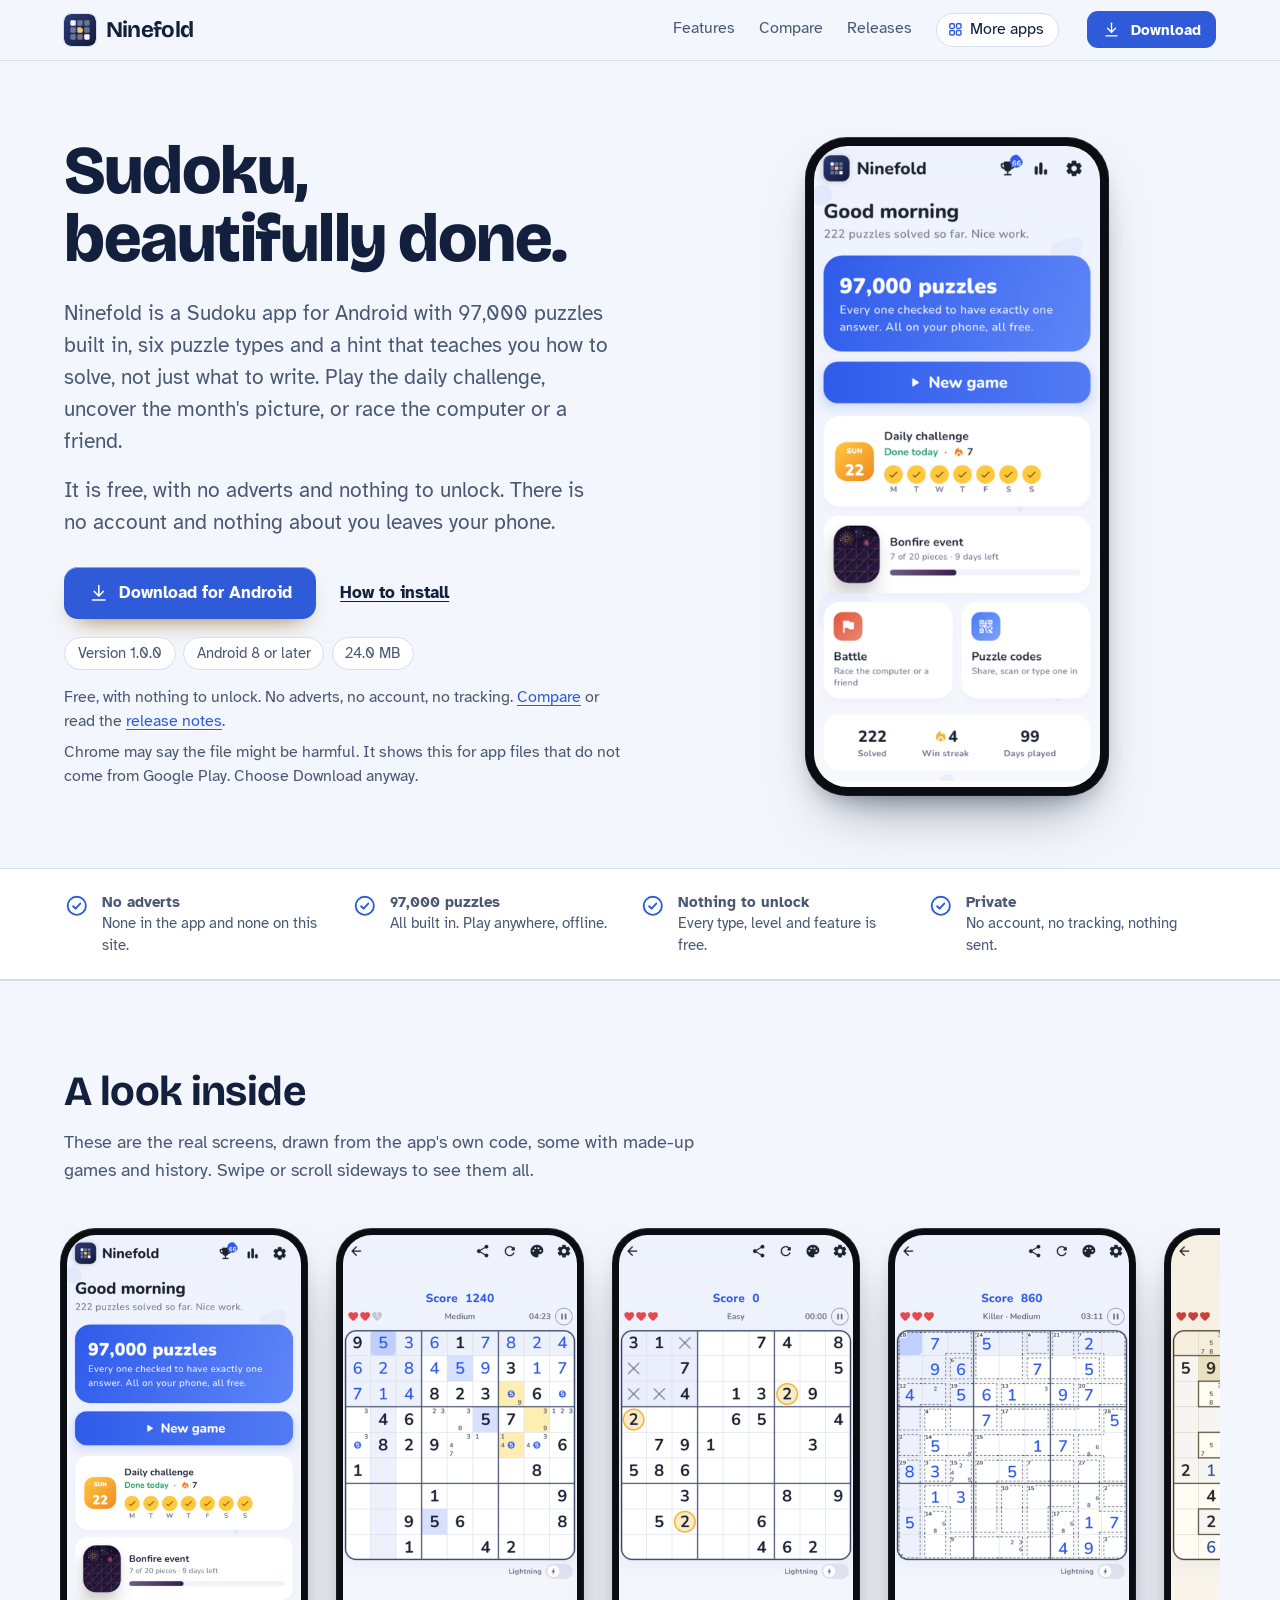
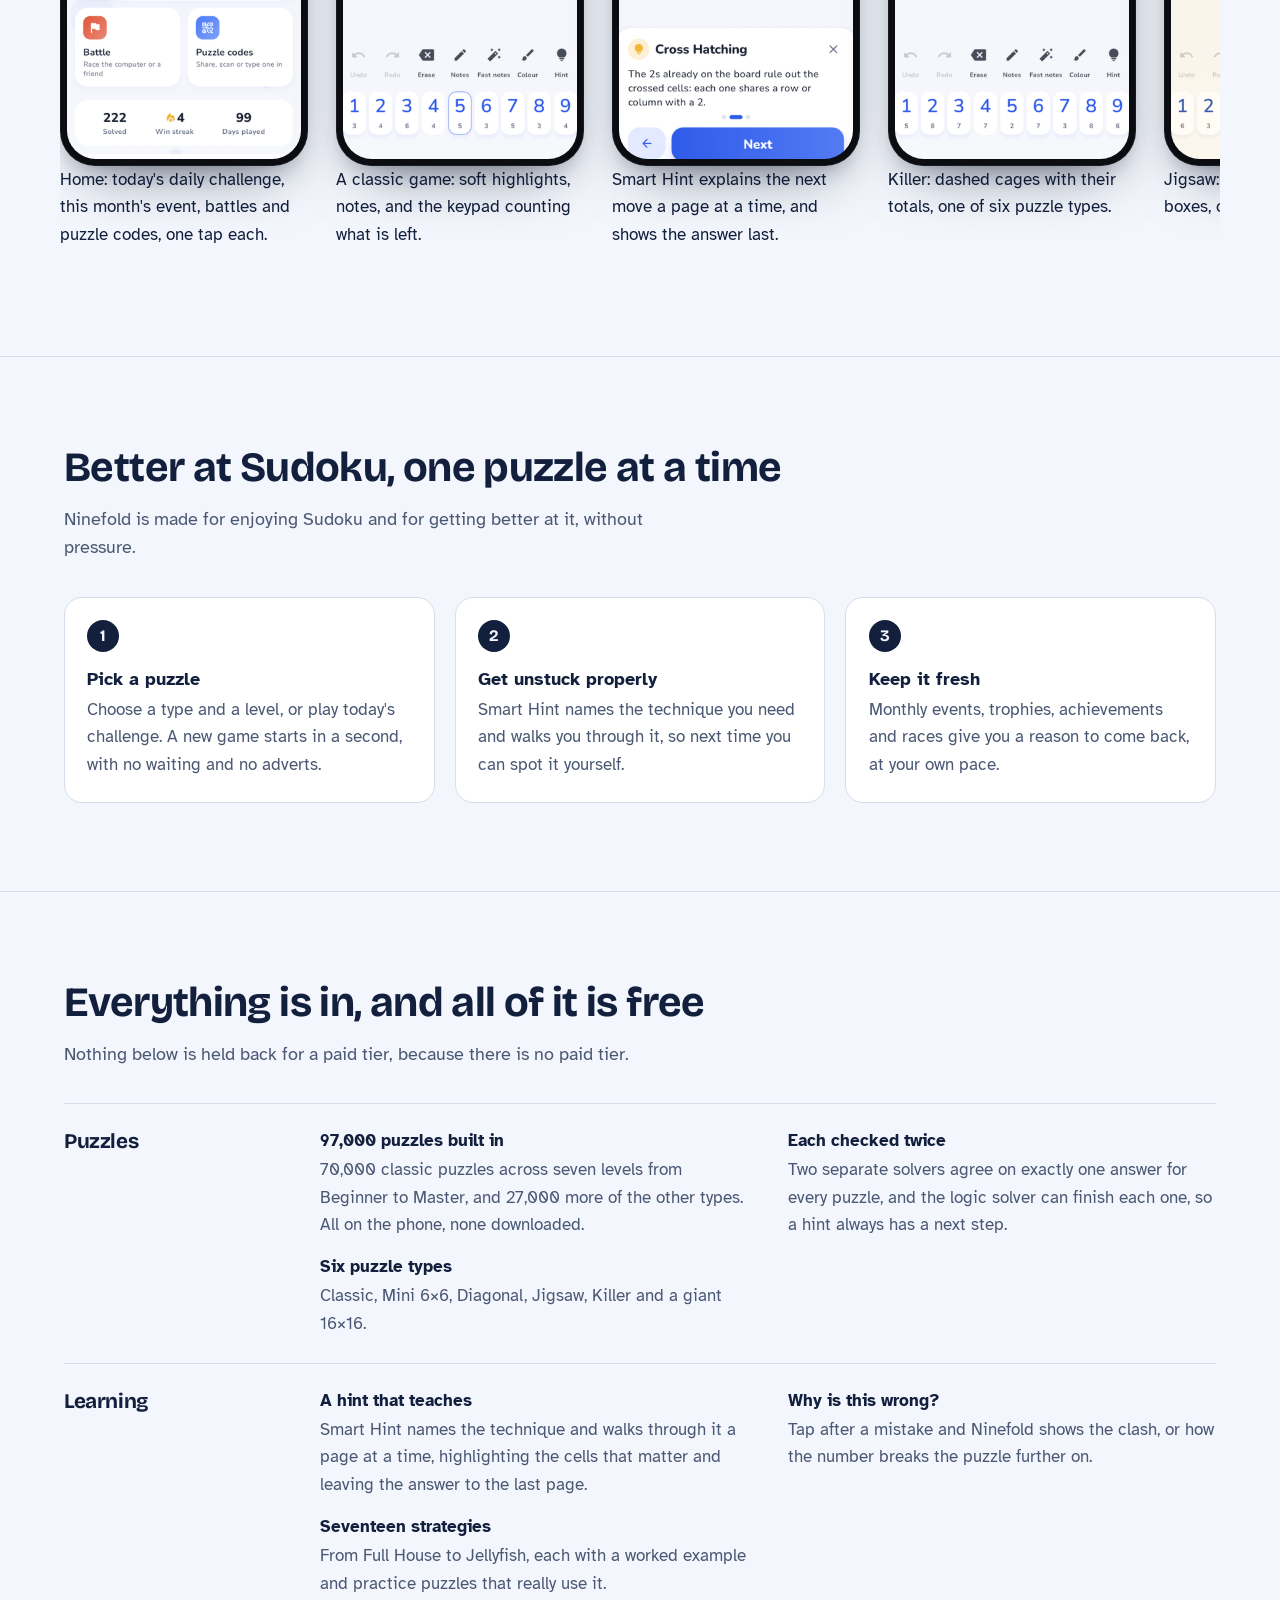
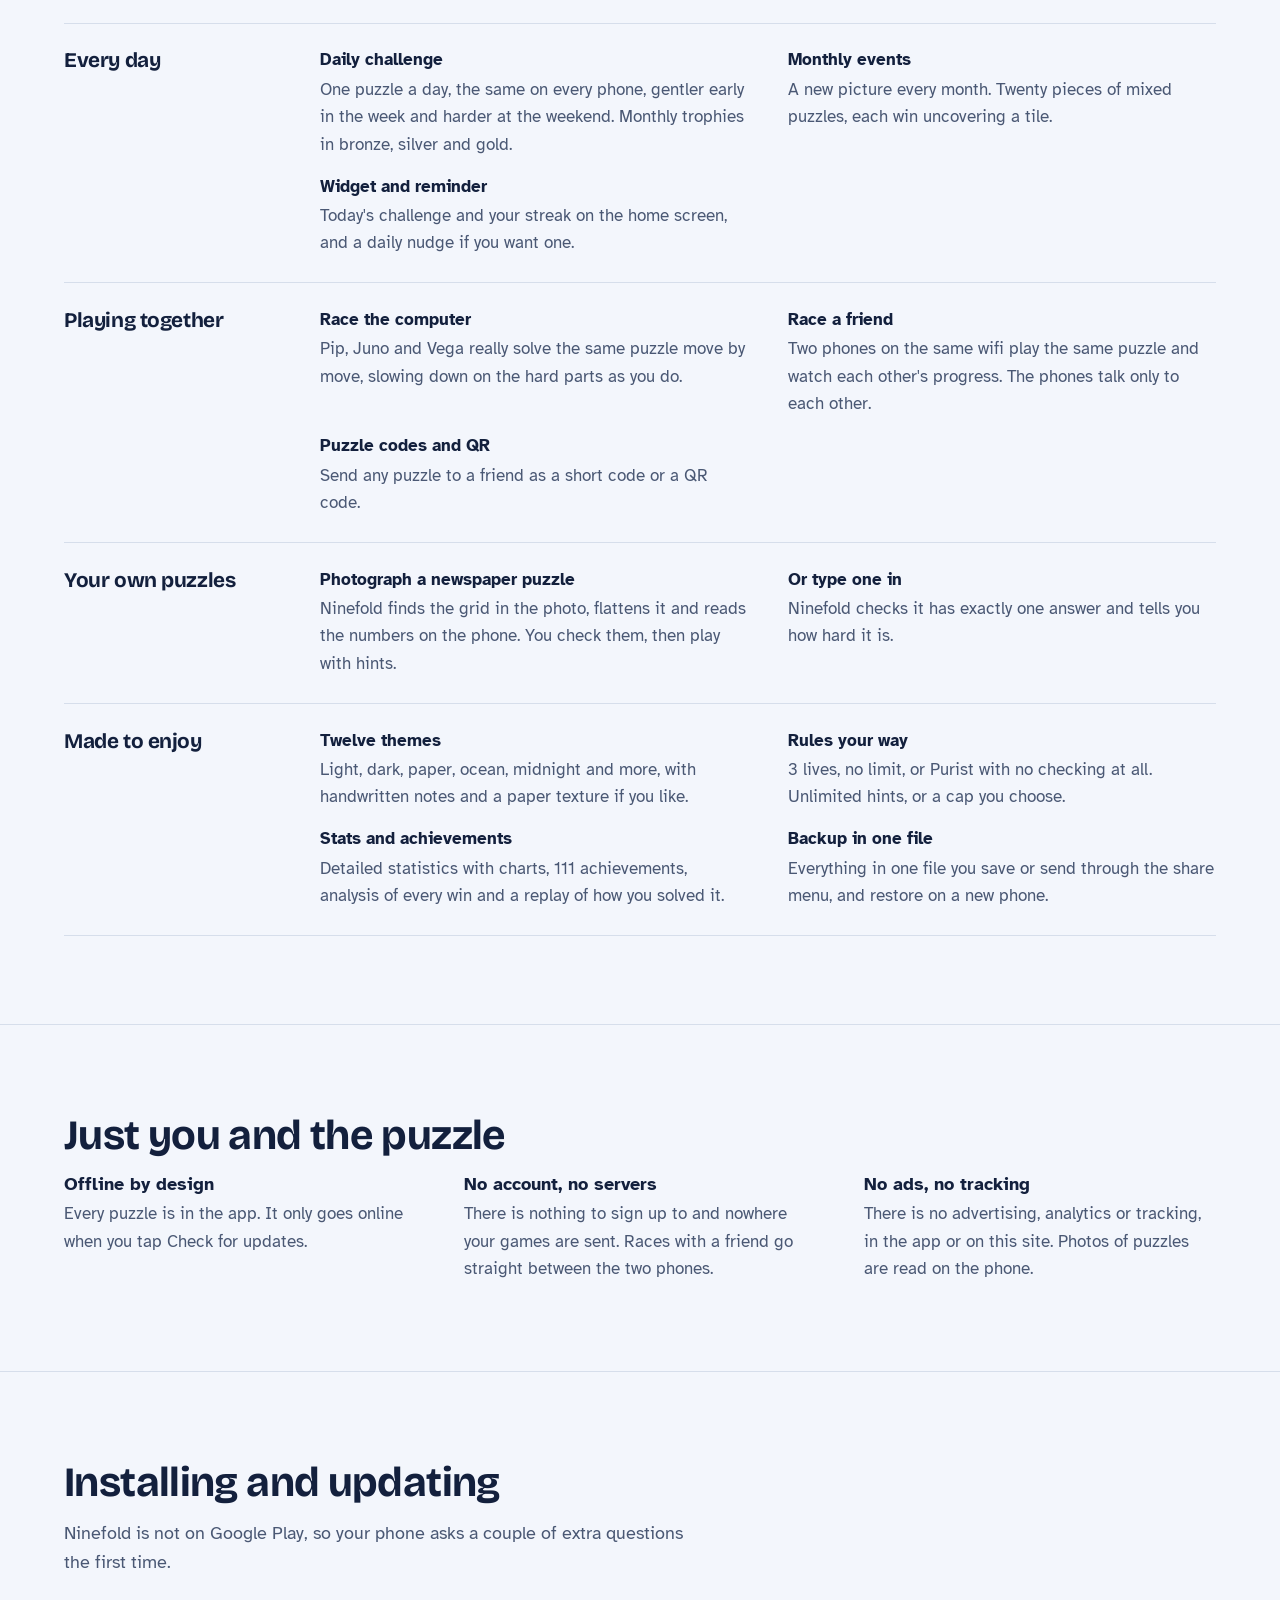
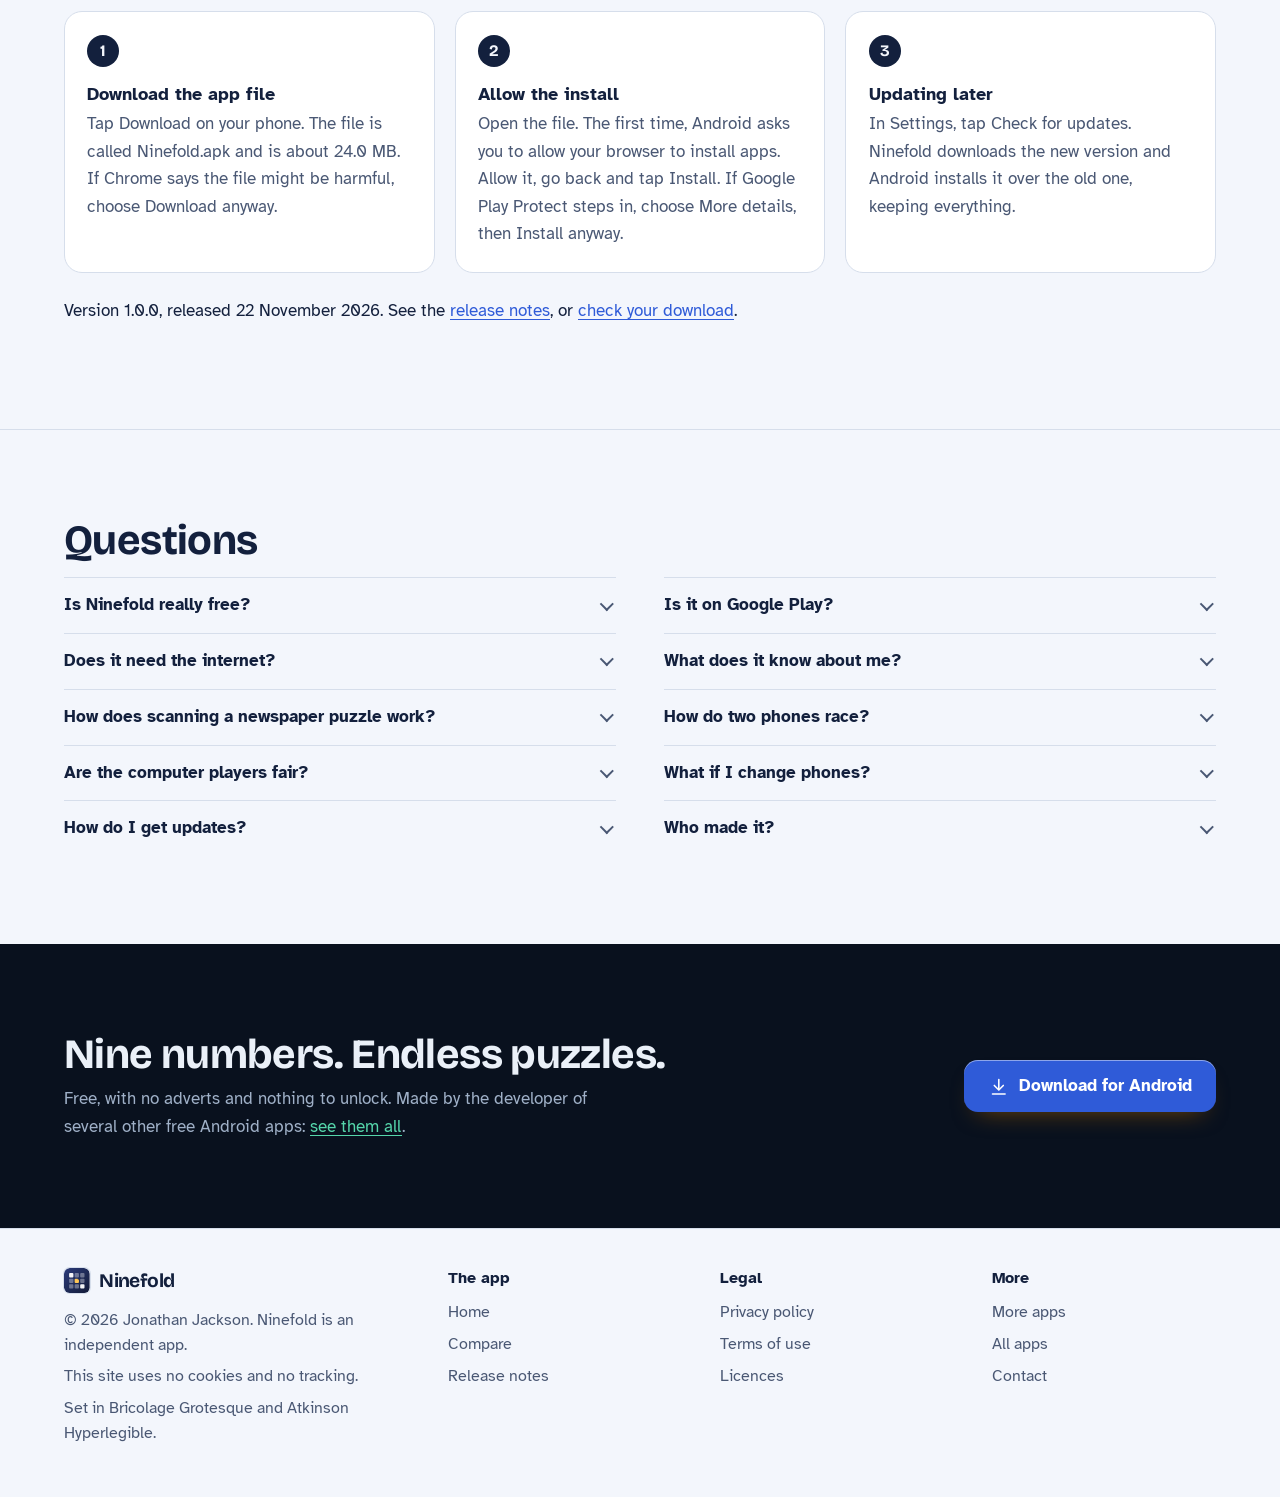
<file: index.html>
<!DOCTYPE html>
<html lang="en-GB">
<head>
<meta charset="utf-8">
<meta name="viewport" content="width=device-width, initial-scale=1">
<title>Ninefold: a free Sudoku app for Android with 97,000 puzzles and no adverts</title>
<meta name="description" content="Ninefold is a free Sudoku app for Android with 97,000 puzzles built in, six puzzle types, a hint that teaches, a daily challenge, monthly events and races against the computer or a friend. No adverts, no account, no tracking.">
<meta name="author" content="Jonathan Jackson">
<link rel="canonical" href="https://customgpter.github.io/ninefold/">
<meta name="theme-color" content="#f3f6fc" media="(prefers-color-scheme: light)">
<meta name="theme-color" content="#0c1226" media="(prefers-color-scheme: dark)">
<meta property="og:type" content="website">
<meta property="og:site_name" content="Ninefold">
<meta property="og:title" content="Ninefold: a free Sudoku app for Android with 97,000 puzzles and no adverts">
<meta property="og:description" content="Ninefold is a free Sudoku app for Android with 97,000 puzzles built in, six puzzle types, a hint that teaches, a daily challenge, monthly events and races against the computer or a friend. No adverts, no account, no tracking.">
<meta property="og:url" content="https://customgpter.github.io/ninefold/">
<meta property="og:image" content="https://customgpter.github.io/ninefold/assets/og.png">
<meta property="og:image:width" content="1200">
<meta property="og:image:height" content="630">
<meta property="og:image:alt" content="Ninefold: a Sudoku board, the daily challenge calendar and a race against computer players">
<meta property="og:locale" content="en_GB">
<meta name="twitter:card" content="summary_large_image">
<link rel="icon" href="./assets/favicon.svg" type="image/svg+xml">
<link rel="apple-touch-icon" href="./assets/apple-touch-icon.png">
<link rel="preload" href="./assets/fonts/bricolage-grotesque-latin.woff2" as="font" type="font/woff2" crossorigin>
<link rel="preload" href="./assets/fonts/atkinson-hyperlegible-latin-400-normal.woff2" as="font" type="font/woff2" crossorigin>
<link rel="stylesheet" href="./assets/site.css?v=1">
<link rel="stylesheet" href="./assets/house.css?v=1">
<link rel="stylesheet" href="./assets/apps-list.css?v=1">
<script src="./assets/apps-list.js?v=1" defer></script>
<script type="application/ld+json">{"@context": "https://schema.org", "@type": "SoftwareApplication", "name": "Ninefold", "url": "https://customgpter.github.io/ninefold/", "description": "Ninefold is a free Sudoku app for Android with 97,000 puzzles built in, six puzzle types, a hint that teaches, a daily challenge, monthly events and races against the computer or a friend. No adverts, no account, no tracking.", "applicationCategory": "GameApplication", "operatingSystem": "Android 8 or later", "softwareVersion": "1.0.0", "downloadUrl": "https://github.com/CustomGPTer/ninefold/releases/latest/download/Ninefold.apk", "releaseNotes": "https://customgpter.github.io/ninefold/releases.html", "offers": {"@type": "Offer", "price": "0", "priceCurrency": "GBP"}, "inLanguage": "en-GB", "image": "https://customgpter.github.io/ninefold/assets/og.png", "featureList": ["97,000 puzzles built in", "Each checked twice", "Six puzzle types", "A hint that teaches", "Why is this wrong?", "Seventeen strategies", "Daily challenge", "Monthly events", "Widget and reminder", "Race the computer", "Race a friend", "Puzzle codes and QR", "Photograph a newspaper puzzle", "Or type one in", "Twelve themes", "Rules your way", "Stats and achievements", "Backup in one file"], "author": {"@type": "Person", "name": "Jonathan Jackson"}}</script>
<script type="application/ld+json">{"@context": "https://schema.org", "@type": "FAQPage", "mainEntity": [{"@type": "Question", "name": "Is Ninefold really free?", "acceptedAnswer": {"@type": "Answer", "text": "Yes. There is no paid version, no subscription, no trial and no adverts, and nothing is locked. Every puzzle, type and feature is in the free app."}}, {"@type": "Question", "name": "Is it on Google Play?", "acceptedAnswer": {"@type": "Answer", "text": "No. Ninefold is a personal project and is downloaded from this site as an Android app file. It needs Android 8 or later."}}, {"@type": "Question", "name": "Does it need the internet?", "acceptedAnswer": {"@type": "Answer", "text": "No. Every puzzle is built in and the game works with no connection at all. The app goes online only when you tap Check for updates. A race with a friend uses your wifi to talk to their phone and nothing else."}}, {"@type": "Question", "name": "What does it know about me?", "acceptedAnswer": {"@type": "Answer", "text": "Nothing leaves your phone. There is no account, no analytics and no advertising. Your games, stats and settings are kept in the app's private storage."}}, {"@type": "Question", "name": "How does scanning a newspaper puzzle work?", "acceptedAnswer": {"@type": "Answer", "text": "You take a photo or pick one. Ninefold finds the grid, straightens it and reads the numbers with a text-reading model that is built into the app, so the photo is never uploaded. You check the numbers before you play."}}, {"@type": "Question", "name": "How do two phones race?", "acceptedAnswer": {"@type": "Answer", "text": "Both phones need Ninefold and the same wifi. One taps Host, the other taps Join and picks the game from the list, or types the join code or reads the QR code. The host picks the puzzle and both start together."}}, {"@type": "Question", "name": "Are the computer players fair?", "acceptedAnswer": {"@type": "Answer", "text": "Yes. They solve the same puzzle using the same logic as Smart Hint, one step at a time. Each has its own pace, and they take longer over harder steps."}}, {"@type": "Question", "name": "What if I change phones?", "acceptedAnswer": {"@type": "Answer", "text": "In Settings, choose Make a backup and save the file somewhere you can reach from the new phone, such as Google Drive. Install Ninefold there and choose Restore a backup."}}, {"@type": "Question", "name": "How do I get updates?", "acceptedAnswer": {"@type": "Answer", "text": "In Settings, tap Check for updates. If there is a new version, Ninefold downloads it and Android asks you to install it over the old one. Everything is kept."}}, {"@type": "Question", "name": "Who made it?", "acceptedAnswer": {"@type": "Answer", "text": "Ninefold is made by Jonathan Jackson, an independent developer in the United Kingdom."}}]}</script>
</head>
<body>
<a class="skip" href="#main">Skip to content</a>
<header class="masthead">
<div class="wrap">
<a class="brand" href="./" aria-label="Ninefold home"><svg viewBox="0 0 108 108" aria-hidden="true"><defs><linearGradient id="nfg" x1="0" y1="0" x2="1" y2="1"><stop offset="0" stop-color="#2B3A7A"/><stop offset=".55" stop-color="#1E2A55"/><stop offset="1" stop-color="#141B38"/></linearGradient></defs><rect width="108" height="108" rx="24" fill="url(#nfg)"/><g transform="translate(54 54) scale(1.3) translate(-54 -54)"><rect x="29" y="29" width="14" height="14" rx="3" fill="#fff" fill-opacity="0.95"/><rect x="47" y="29" width="14" height="14" rx="3" fill="#fff" fill-opacity="0.35"/><rect x="65" y="29" width="14" height="14" rx="3" fill="#fff" fill-opacity="0.35"/><rect x="29" y="47" width="14" height="14" rx="3" fill="#fff" fill-opacity="0.35"/><path fill="#FFC857" d="M50 47h6l5 5v6a3 3 0 0 1-3 3h-8a3 3 0 0 1-3-3v-8a3 3 0 0 1 3-3z"/><path fill="#E0A93A" d="M56 47v3a2 2 0 0 0 2 2h3z"/><rect x="65" y="47" width="14" height="14" rx="3" fill="#fff" fill-opacity="0.35"/><rect x="29" y="65" width="14" height="14" rx="3" fill="#fff" fill-opacity="0.35"/><rect x="47" y="65" width="14" height="14" rx="3" fill="#fff" fill-opacity="0.35"/><rect x="65" y="65" width="14" height="14" rx="3" fill="#fff" fill-opacity="0.95"/></g></svg><span>Ninefold</span></a>
<nav aria-label="Main"><ul><li><a href="./#features">Features</a></li><li><a href="./compare.html">Compare</a></li><li><a href="./releases.html">Releases</a></li><li><a class="more-apps" href="./more-apps.html"><svg class="ico" viewBox="0 0 24 24" aria-hidden="true"><rect x="4" y="4" width="6.5" height="6.5" rx="1.6"/><rect x="13.5" y="4" width="6.5" height="6.5" rx="1.6"/><rect x="4" y="13.5" width="6.5" height="6.5" rx="1.6"/><rect x="13.5" y="13.5" width="6.5" height="6.5" rx="1.6"/></svg>More apps</a></li></ul></nav>
<a class="button small" href="https://github.com/CustomGPTer/ninefold/releases/latest/download/Ninefold.apk"><svg class="ico" viewBox="0 0 24 24" aria-hidden="true"><path d="M12 4v11"/><path d="M7 10.5l5 5 5-5"/><path d="M5 20h14"/></svg>Download</a>
</div>
</header>
<main id="main">
<div class="hero">
<div class="wrap hero-grid">
<div class="hero-copy">
<h1>Sudoku, beautifully done.</h1>
<p class="lede">Ninefold is a Sudoku app for Android with 97,000 puzzles built in, six puzzle types and a hint that teaches you how to solve, not just what to write. Play the daily challenge, uncover the month's picture, or race the computer or a friend.</p><p class="lede">It is free, with no adverts and nothing to unlock. There is no account and nothing about you leaves your phone.</p>
<p class="get" id="download"><a class="button" href="https://github.com/CustomGPTer/ninefold/releases/latest/download/Ninefold.apk"><svg class="ico" viewBox="0 0 24 24" aria-hidden="true"><path d="M12 4v11"/><path d="M7 10.5l5 5 5-5"/><path d="M5 20h14"/></svg>Download for Android</a><a class="aside" href="#install">How to install</a></p>
<ul class="pills"><li>Version 1.0.0</li><li>Android 8 or later</li><li>24.0 MB</li></ul>
<p class="facts">Free, with nothing to unlock. No adverts, no account, no tracking. <a href="compare.html">Compare</a> or read the <a href="releases.html">release notes</a>.</p>
<p class="facts">Chrome may say the file might be harmful. It shows this for app files that do not come from Google Play. Choose Download anyway.</p>
</div>
<div class="hero-phone"><div class="phone"><img src="./assets/screens/home.png" alt="Home: today&#x27;s daily challenge, this month&#x27;s event, battles and puzzle codes, one tap each." width="393" height="852" fetchpriority="high"></div></div>
</div>
</div>

<section class="promises" aria-label="In short">
<div class="wrap"><ul><li><svg class="ico" viewBox="0 0 24 24" aria-hidden="true"><circle cx="12" cy="12" r="8.5"/><path d="M8.6 12.4l2.3 2.3 4.5-4.9"/></svg><span><b>No adverts</b><span>None in the app and none on this site.</span></span></li><li><svg class="ico" viewBox="0 0 24 24" aria-hidden="true"><circle cx="12" cy="12" r="8.5"/><path d="M8.6 12.4l2.3 2.3 4.5-4.9"/></svg><span><b>97,000 puzzles</b><span>All built in. Play anywhere, offline.</span></span></li><li><svg class="ico" viewBox="0 0 24 24" aria-hidden="true"><circle cx="12" cy="12" r="8.5"/><path d="M8.6 12.4l2.3 2.3 4.5-4.9"/></svg><span><b>Nothing to unlock</b><span>Every type, level and feature is free.</span></span></li><li><svg class="ico" viewBox="0 0 24 24" aria-hidden="true"><circle cx="12" cy="12" r="8.5"/><path d="M8.6 12.4l2.3 2.3 4.5-4.9"/></svg><span><b>Private</b><span>No account, no tracking, nothing sent.</span></span></li></ul></div>
</section>

<section id="screens" aria-labelledby="screens-h">
<div class="wrap">
<h2 id="screens-h">A look inside</h2>
<p class="intro">These are the real screens, drawn from the app's own code, some with made-up games and history. Swipe or scroll sideways to see them all.</p>
<div class="gallery" tabindex="0" role="region" aria-label="Screens from Ninefold"><figure class="shot"><div class="phone"><img src="./assets/screens/home.png" alt="Home: today&#x27;s daily challenge, this month&#x27;s event, battles and puzzle codes, one tap each." width="393" height="852" loading="eager" decoding="async"></div><figcaption>Home: today&#x27;s daily challenge, this month&#x27;s event, battles and puzzle codes, one tap each.</figcaption></figure><figure class="shot"><div class="phone"><img src="./assets/screens/game.png" alt="A classic game: soft highlights, notes, and the keypad counting what is left." width="393" height="852" loading="eager" decoding="async"></div><figcaption>A classic game: soft highlights, notes, and the keypad counting what is left.</figcaption></figure><figure class="shot"><div class="phone"><img src="./assets/screens/hint.png" alt="Smart Hint explains the next move a page at a time, and shows the answer last." width="393" height="852" loading="eager" decoding="async"></div><figcaption>Smart Hint explains the next move a page at a time, and shows the answer last.</figcaption></figure><figure class="shot"><div class="phone"><img src="./assets/screens/killer.png" alt="Killer: dashed cages with their totals, one of six puzzle types." width="393" height="852" loading="lazy" decoding="async"></div><figcaption>Killer: dashed cages with their totals, one of six puzzle types.</figcaption></figure><figure class="shot"><div class="phone"><img src="./assets/screens/jigsaw.png" alt="Jigsaw: wiggly shapes instead of boxes, on the paper theme." width="393" height="852" loading="lazy" decoding="async"></div><figcaption>Jigsaw: wiggly shapes instead of boxes, on the paper theme.</figcaption></figure><figure class="shot"><div class="phone"><img src="./assets/screens/daily.png" alt="The daily challenge calendar, with gold stars and a trophy for the month." width="393" height="852" loading="lazy" decoding="async"></div><figcaption>The daily challenge calendar, with gold stars and a trophy for the month.</figcaption></figure><figure class="shot"><div class="phone"><img src="./assets/screens/event.png" alt="The month&#x27;s event: every piece you win uncovers part of a picture." width="393" height="852" loading="lazy" decoding="async"></div><figcaption>The month&#x27;s event: every piece you win uncovers part of a picture.</figcaption></figure><figure class="shot"><div class="phone"><img src="./assets/screens/race.png" alt="A race against three computer players who really solve the same puzzle." width="393" height="852" loading="lazy" decoding="async"></div><figcaption>A race against three computer players who really solve the same puzzle.</figcaption></figure><figure class="shot"><div class="phone"><img src="./assets/screens/awards.png" alt="Over a hundred achievements, in bronze, silver, gold and platinum." width="393" height="852" loading="lazy" decoding="async"></div><figcaption>Over a hundred achievements, in bronze, silver, gold and platinum.</figcaption></figure><figure class="shot"><div class="phone"><img src="./assets/screens/charts.png" alt="Statistics: activity, wins, solve times and when you play." width="393" height="852" loading="lazy" decoding="async"></div><figcaption>Statistics: activity, wins, solve times and when you play.</figcaption></figure><figure class="shot"><div class="phone"><img src="./assets/screens/codes.png" alt="Share a puzzle by code or QR, or photograph one from a newspaper." width="393" height="852" loading="lazy" decoding="async"></div><figcaption>Share a puzzle by code or QR, or photograph one from a newspaper.</figcaption></figure><figure class="shot"><div class="phone"><img src="./assets/screens/night.png" alt="Midnight, one of twelve themes, with a hint highlighting the pattern." width="393" height="852" loading="lazy" decoding="async"></div><figcaption>Midnight, one of twelve themes, with a hint highlighting the pattern.</figcaption></figure></div>
</div>
</section>

<section id="how" aria-labelledby="how-h">
<div class="wrap">
<h2 id="how-h">Better at Sudoku, one puzzle at a time</h2>
<p class="intro">Ninefold is made for enjoying Sudoku and for getting better at it, without pressure.</p>
<ol class="steps"><li><h3>Pick a puzzle</h3><p>Choose a type and a level, or play today's challenge. A new game starts in a second, with no waiting and no adverts.</p></li><li><h3>Get unstuck properly</h3><p>Smart Hint names the technique you need and walks you through it, so next time you can spot it yourself.</p></li><li><h3>Keep it fresh</h3><p>Monthly events, trophies, achievements and races give you a reason to come back, at your own pace.</p></li></ol>
</div>
</section>

<section id="features" aria-labelledby="features-h">
<div class="wrap">
<h2 id="features-h">Everything is in, and all of it is free</h2>
<p class="intro">Nothing below is held back for a paid tier, because there is no paid tier.</p>
<div class="groups"><div class="group"><h3>Puzzles</h3><dl><div><dt>97,000 puzzles built in</dt><dd>70,000 classic puzzles across seven levels from Beginner to Master, and 27,000 more of the other types. All on the phone, none downloaded.</dd></div><div><dt>Each checked twice</dt><dd>Two separate solvers agree on exactly one answer for every puzzle, and the logic solver can finish each one, so a hint always has a next step.</dd></div><div><dt>Six puzzle types</dt><dd>Classic, Mini 6×6, Diagonal, Jigsaw, Killer and a giant 16×16.</dd></div></dl></div><div class="group"><h3>Learning</h3><dl><div><dt>A hint that teaches</dt><dd>Smart Hint names the technique and walks through it a page at a time, highlighting the cells that matter and leaving the answer to the last page.</dd></div><div><dt>Why is this wrong?</dt><dd>Tap after a mistake and Ninefold shows the clash, or how the number breaks the puzzle further on.</dd></div><div><dt>Seventeen strategies</dt><dd>From Full House to Jellyfish, each with a worked example and practice puzzles that really use it.</dd></div></dl></div><div class="group"><h3>Every day</h3><dl><div><dt>Daily challenge</dt><dd>One puzzle a day, the same on every phone, gentler early in the week and harder at the weekend. Monthly trophies in bronze, silver and gold.</dd></div><div><dt>Monthly events</dt><dd>A new picture every month. Twenty pieces of mixed puzzles, each win uncovering a tile.</dd></div><div><dt>Widget and reminder</dt><dd>Today&#x27;s challenge and your streak on the home screen, and a daily nudge if you want one.</dd></div></dl></div><div class="group"><h3>Playing together</h3><dl><div><dt>Race the computer</dt><dd>Pip, Juno and Vega really solve the same puzzle move by move, slowing down on the hard parts as you do.</dd></div><div><dt>Race a friend</dt><dd>Two phones on the same wifi play the same puzzle and watch each other&#x27;s progress. The phones talk only to each other.</dd></div><div><dt>Puzzle codes and QR</dt><dd>Send any puzzle to a friend as a short code or a QR code.</dd></div></dl></div><div class="group"><h3>Your own puzzles</h3><dl><div><dt>Photograph a newspaper puzzle</dt><dd>Ninefold finds the grid in the photo, flattens it and reads the numbers on the phone. You check them, then play with hints.</dd></div><div><dt>Or type one in</dt><dd>Ninefold checks it has exactly one answer and tells you how hard it is.</dd></div></dl></div><div class="group"><h3>Made to enjoy</h3><dl><div><dt>Twelve themes</dt><dd>Light, dark, paper, ocean, midnight and more, with handwritten notes and a paper texture if you like.</dd></div><div><dt>Rules your way</dt><dd>3 lives, no limit, or Purist with no checking at all. Unlimited hints, or a cap you choose.</dd></div><div><dt>Stats and achievements</dt><dd>Detailed statistics with charts, 111 achievements, analysis of every win and a replay of how you solved it.</dd></div><div><dt>Backup in one file</dt><dd>Everything in one file you save or send through the share menu, and restore on a new phone.</dd></div></dl></div></div>
</div>
</section>

<section id="privacy" aria-labelledby="privacy-h">
<div class="wrap">
<h2 id="privacy-h">Just you and the puzzle</h2>
<ul class="plain"><li><h3>Offline by design</h3><p>Every puzzle is in the app. It only goes online when you tap Check for updates.</p></li><li><h3>No account, no servers</h3><p>There is nothing to sign up to and nowhere your games are sent. Races with a friend go straight between the two phones.</p></li><li><h3>No ads, no tracking</h3><p>There is no advertising, analytics or tracking, in the app or on this site. Photos of puzzles are read on the phone.</p></li></ul>
</div>
</section>

<section id="install" aria-labelledby="install-h">
<div class="wrap">
<h2 id="install-h">Installing and updating</h2>
<p class="intro">Ninefold is not on Google Play, so your phone asks a couple of extra questions the first time.</p>
<ol class="steps"><li><h3>Download the app file</h3><p>Tap Download on your phone. The file is called Ninefold.apk and is about 24.0 MB. If Chrome says the file might be harmful, choose Download anyway.</p></li><li><h3>Allow the install</h3><p>Open the file. The first time, Android asks you to allow your browser to install apps. Allow it, go back and tap Install. If Google Play Protect steps in, choose More details, then Install anyway.</p></li><li><h3>Updating later</h3><p>In Settings, tap Check for updates. Ninefold downloads the new version and Android installs it over the old one, keeping everything.</p></li></ol>
<p class="after-table">Version 1.0.0, released 22 November 2026. See the <a href="releases.html">release notes</a>, or <a href="releases.html#checking">check your download</a>.</p>
</div>
</section>

<section id="questions" aria-labelledby="questions-h">
<div class="wrap">
<h2 id="questions-h">Questions</h2>
<div class="faq"><details><summary>Is Ninefold really free?</summary><p>Yes. There is no paid version, no subscription, no trial and no adverts, and nothing is locked. Every puzzle, type and feature is in the free app.</p></details><details><summary>Is it on Google Play?</summary><p>No. Ninefold is a personal project and is downloaded from this site as an Android app file. It needs Android 8 or later.</p></details><details><summary>Does it need the internet?</summary><p>No. Every puzzle is built in and the game works with no connection at all. The app goes online only when you tap Check for updates. A race with a friend uses your wifi to talk to their phone and nothing else.</p></details><details><summary>What does it know about me?</summary><p>Nothing leaves your phone. There is no account, no analytics and no advertising. Your games, stats and settings are kept in the app&#x27;s private storage.</p></details><details><summary>How does scanning a newspaper puzzle work?</summary><p>You take a photo or pick one. Ninefold finds the grid, straightens it and reads the numbers with a text-reading model that is built into the app, so the photo is never uploaded. You check the numbers before you play.</p></details><details><summary>How do two phones race?</summary><p>Both phones need Ninefold and the same wifi. One taps Host, the other taps Join and picks the game from the list, or types the join code or reads the QR code. The host picks the puzzle and both start together.</p></details><details><summary>Are the computer players fair?</summary><p>Yes. They solve the same puzzle using the same logic as Smart Hint, one step at a time. Each has its own pace, and they take longer over harder steps.</p></details><details><summary>What if I change phones?</summary><p>In Settings, choose Make a backup and save the file somewhere you can reach from the new phone, such as Google Drive. Install Ninefold there and choose Restore a backup.</p></details><details><summary>How do I get updates?</summary><p>In Settings, tap Check for updates. If there is a new version, Ninefold downloads it and Android asks you to install it over the old one. Everything is kept.</p></details><details><summary>Who made it?</summary><p>Ninefold is made by Jonathan Jackson, an independent developer in the United Kingdom.</p></details></div>
</div>
</section>

<section class="closing" aria-labelledby="closing-h">
<div class="wrap">
<div><h2 id="closing-h">Nine numbers. Endless puzzles.</h2><p>Free, with no adverts and nothing to unlock. Made by the developer of several other free Android apps: <a href="more-apps.html">see them all</a>.</p></div>
<a class="button" href="https://github.com/CustomGPTer/ninefold/releases/latest/download/Ninefold.apk"><svg class="ico" viewBox="0 0 24 24" aria-hidden="true"><path d="M12 4v11"/><path d="M7 10.5l5 5 5-5"/><path d="M5 20h14"/></svg>Download for Android</a>
</div>
</section>
</main>
<footer class="colophon">
<div class="wrap">
<div>
<a class="brand" href="./" aria-label="Ninefold home"><svg viewBox="0 0 108 108" aria-hidden="true"><defs><linearGradient id="nfg" x1="0" y1="0" x2="1" y2="1"><stop offset="0" stop-color="#2B3A7A"/><stop offset=".55" stop-color="#1E2A55"/><stop offset="1" stop-color="#141B38"/></linearGradient></defs><rect width="108" height="108" rx="24" fill="url(#nfg)"/><g transform="translate(54 54) scale(1.3) translate(-54 -54)"><rect x="29" y="29" width="14" height="14" rx="3" fill="#fff" fill-opacity="0.95"/><rect x="47" y="29" width="14" height="14" rx="3" fill="#fff" fill-opacity="0.35"/><rect x="65" y="29" width="14" height="14" rx="3" fill="#fff" fill-opacity="0.35"/><rect x="29" y="47" width="14" height="14" rx="3" fill="#fff" fill-opacity="0.35"/><path fill="#FFC857" d="M50 47h6l5 5v6a3 3 0 0 1-3 3h-8a3 3 0 0 1-3-3v-8a3 3 0 0 1 3-3z"/><path fill="#E0A93A" d="M56 47v3a2 2 0 0 0 2 2h3z"/><rect x="65" y="47" width="14" height="14" rx="3" fill="#fff" fill-opacity="0.35"/><rect x="29" y="65" width="14" height="14" rx="3" fill="#fff" fill-opacity="0.35"/><rect x="47" y="65" width="14" height="14" rx="3" fill="#fff" fill-opacity="0.35"/><rect x="65" y="65" width="14" height="14" rx="3" fill="#fff" fill-opacity="0.95"/></g></svg><span>Ninefold</span></a>
<p>&copy; 2026 Jonathan Jackson. Ninefold is an independent app.</p>
<p>This site uses no cookies and no tracking.</p>
<p>Set in Bricolage Grotesque and Atkinson Hyperlegible.</p>
</div>
<nav aria-label="The app"><h2>The app</h2><ul>
<li><a href="./">Home</a></li>
<li><a href="./compare.html">Compare</a></li>
<li><a href="./releases.html">Release notes</a></li>
</ul></nav>
<nav aria-label="Legal"><h2>Legal</h2><ul>
<li><a href="./privacy.html">Privacy policy</a></li>
<li><a href="./terms.html">Terms of use</a></li>
<li><a href="./licences.html">Licences</a></li>
</ul></nav>
<nav aria-label="More"><h2>More</h2><ul>
<li><a href="./more-apps.html">More apps</a></li>
<li><a href="https://customgpter.github.io/">All apps</a></li>
<li><a href="https://github.com/CustomGPTer/ninefold/issues">Contact</a></li>
</ul></nav>
</div>
</footer>
</body>
</html>
</file>
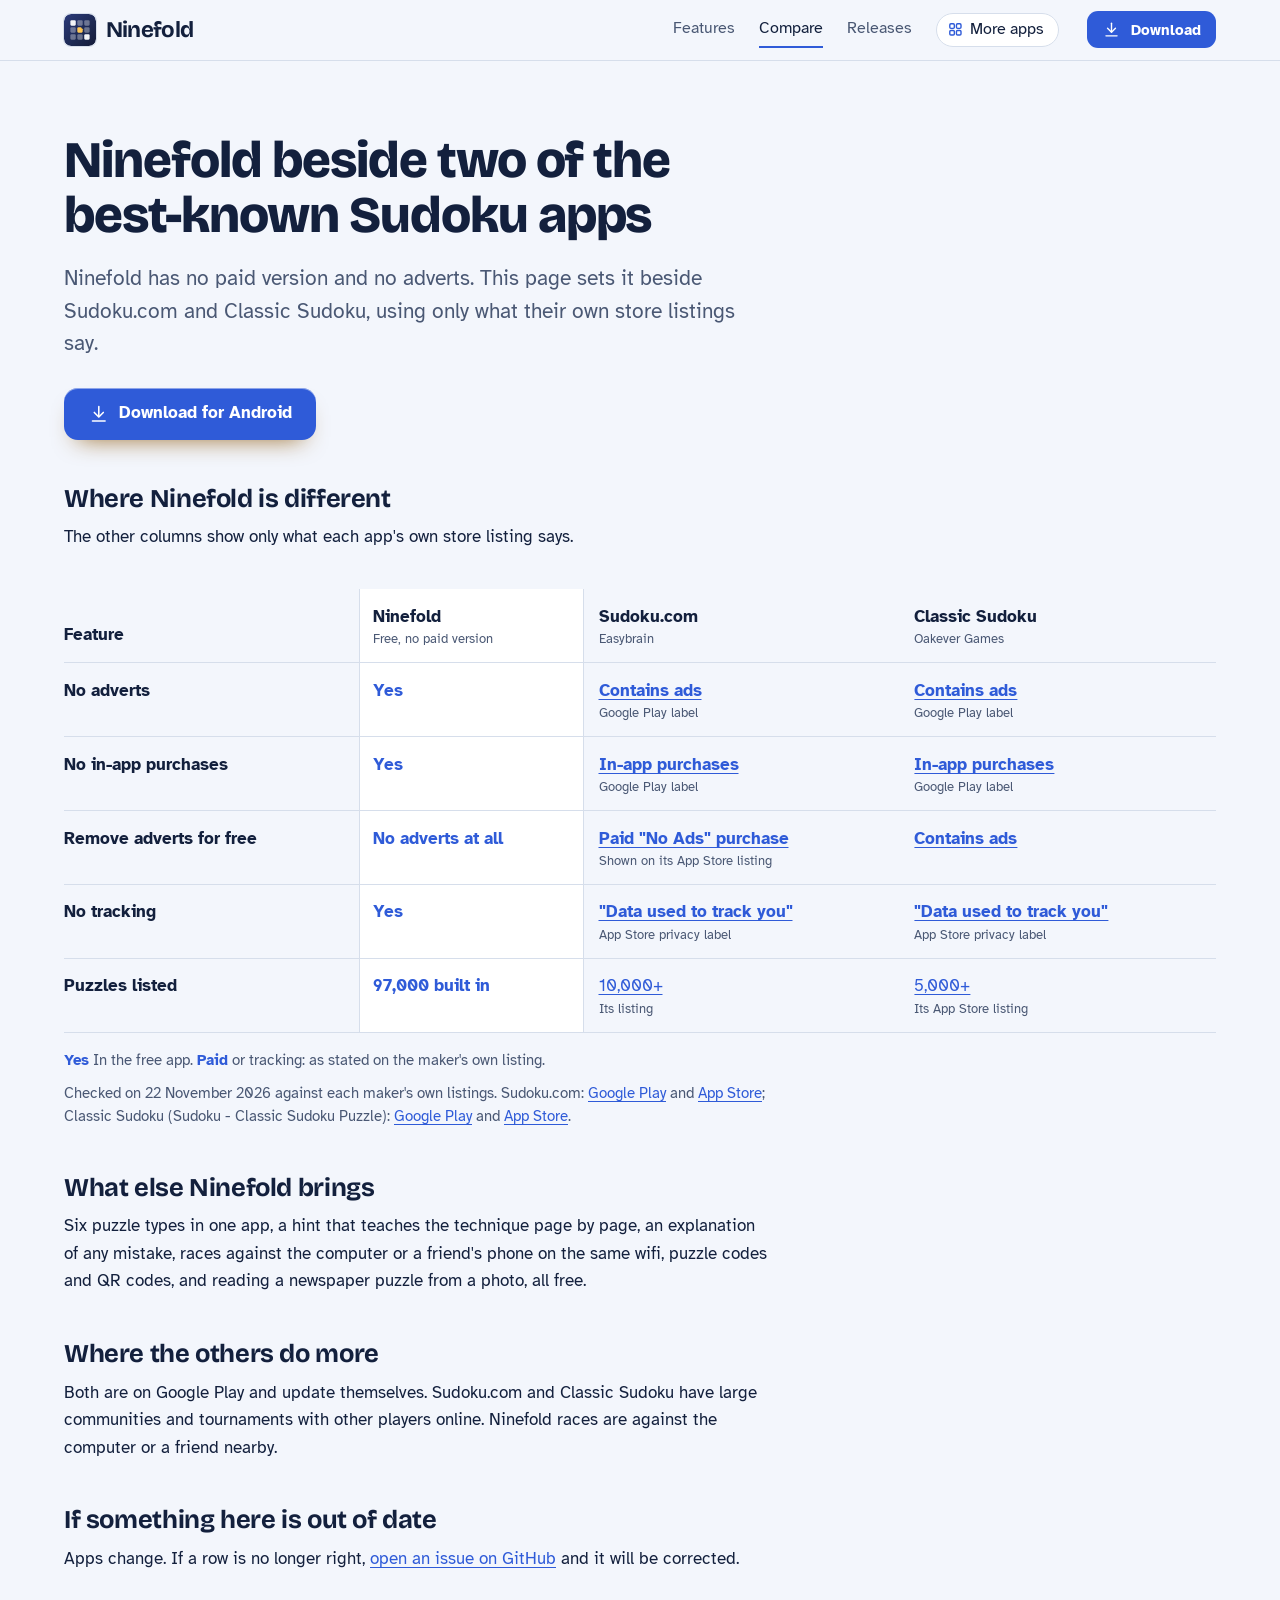
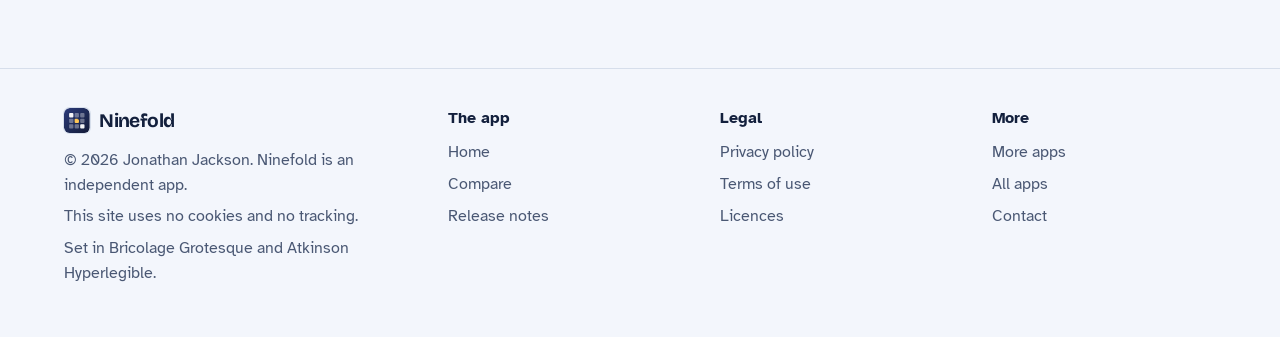
<file: compare.html>
<!DOCTYPE html>
<html lang="en-GB">
<head>
<meta charset="utf-8">
<meta name="viewport" content="width=device-width, initial-scale=1">
<title>Ninefold compared with Sudoku.com and Classic Sudoku</title>
<meta name="description" content="How Ninefold, a free Sudoku app with no adverts, compares with Sudoku.com and Classic Sudoku, from their own store listings.">
<meta name="author" content="Jonathan Jackson">
<link rel="canonical" href="https://customgpter.github.io/ninefold/compare.html">
<meta name="theme-color" content="#f3f6fc" media="(prefers-color-scheme: light)">
<meta name="theme-color" content="#0c1226" media="(prefers-color-scheme: dark)">
<meta property="og:type" content="website">
<meta property="og:site_name" content="Ninefold">
<meta property="og:title" content="Ninefold compared with Sudoku.com and Classic Sudoku">
<meta property="og:description" content="How Ninefold, a free Sudoku app with no adverts, compares with Sudoku.com and Classic Sudoku, from their own store listings.">
<meta property="og:url" content="https://customgpter.github.io/ninefold/compare.html">
<meta property="og:image" content="https://customgpter.github.io/ninefold/assets/og.png">
<meta property="og:image:width" content="1200">
<meta property="og:image:height" content="630">
<meta property="og:image:alt" content="Ninefold: a Sudoku board, the daily challenge calendar and a race against computer players">
<meta property="og:locale" content="en_GB">
<meta name="twitter:card" content="summary_large_image">
<link rel="icon" href="./assets/favicon.svg" type="image/svg+xml">
<link rel="apple-touch-icon" href="./assets/apple-touch-icon.png">
<link rel="preload" href="./assets/fonts/bricolage-grotesque-latin.woff2" as="font" type="font/woff2" crossorigin>
<link rel="preload" href="./assets/fonts/atkinson-hyperlegible-latin-400-normal.woff2" as="font" type="font/woff2" crossorigin>
<link rel="stylesheet" href="./assets/site.css?v=1">
<link rel="stylesheet" href="./assets/house.css?v=1">
<link rel="stylesheet" href="./assets/apps-list.css?v=1">
<script src="./assets/apps-list.js?v=1" defer></script>
</head>
<body>
<a class="skip" href="#main">Skip to content</a>
<header class="masthead">
<div class="wrap">
<a class="brand" href="./" aria-label="Ninefold home"><svg viewBox="0 0 108 108" aria-hidden="true"><defs><linearGradient id="nfg" x1="0" y1="0" x2="1" y2="1"><stop offset="0" stop-color="#2B3A7A"/><stop offset=".55" stop-color="#1E2A55"/><stop offset="1" stop-color="#141B38"/></linearGradient></defs><rect width="108" height="108" rx="24" fill="url(#nfg)"/><g transform="translate(54 54) scale(1.3) translate(-54 -54)"><rect x="29" y="29" width="14" height="14" rx="3" fill="#fff" fill-opacity="0.95"/><rect x="47" y="29" width="14" height="14" rx="3" fill="#fff" fill-opacity="0.35"/><rect x="65" y="29" width="14" height="14" rx="3" fill="#fff" fill-opacity="0.35"/><rect x="29" y="47" width="14" height="14" rx="3" fill="#fff" fill-opacity="0.35"/><path fill="#FFC857" d="M50 47h6l5 5v6a3 3 0 0 1-3 3h-8a3 3 0 0 1-3-3v-8a3 3 0 0 1 3-3z"/><path fill="#E0A93A" d="M56 47v3a2 2 0 0 0 2 2h3z"/><rect x="65" y="47" width="14" height="14" rx="3" fill="#fff" fill-opacity="0.35"/><rect x="29" y="65" width="14" height="14" rx="3" fill="#fff" fill-opacity="0.35"/><rect x="47" y="65" width="14" height="14" rx="3" fill="#fff" fill-opacity="0.35"/><rect x="65" y="65" width="14" height="14" rx="3" fill="#fff" fill-opacity="0.95"/></g></svg><span>Ninefold</span></a>
<nav aria-label="Main"><ul><li><a href="./#features">Features</a></li><li><a href="./compare.html" aria-current="page">Compare</a></li><li><a href="./releases.html">Releases</a></li><li><a class="more-apps" href="./more-apps.html"><svg class="ico" viewBox="0 0 24 24" aria-hidden="true"><rect x="4" y="4" width="6.5" height="6.5" rx="1.6"/><rect x="13.5" y="4" width="6.5" height="6.5" rx="1.6"/><rect x="4" y="13.5" width="6.5" height="6.5" rx="1.6"/><rect x="13.5" y="13.5" width="6.5" height="6.5" rx="1.6"/></svg>More apps</a></li></ul></nav>
<a class="button small" href="https://github.com/CustomGPTer/ninefold/releases/latest/download/Ninefold.apk"><svg class="ico" viewBox="0 0 24 24" aria-hidden="true"><path d="M12 4v11"/><path d="M7 10.5l5 5 5-5"/><path d="M5 20h14"/></svg>Download</a>
</div>
</header>
<main id="main" class="doc">
<div class="wrap">
<div class="measure">
<h1>Ninefold beside two of the best-known Sudoku apps</h1>
<p class="lede">Ninefold has no paid version and no adverts. This page sets it beside Sudoku.com and Classic Sudoku, using only what their own store listings say.</p>
<p class="get"><a class="button" href="https://github.com/CustomGPTer/ninefold/releases/latest/download/Ninefold.apk"><svg class="ico" viewBox="0 0 24 24" aria-hidden="true"><path d="M12 4v11"/><path d="M7 10.5l5 5 5-5"/><path d="M5 20h14"/></svg>Download for Android</a></p>
<h2 id="table">Where Ninefold is different</h2>
<p>The other columns show only what each app's own store listing says.</p>
</div>
<div class="scroll">
<table class="cmp">
<thead><tr><th scope="col">Feature</th><th scope="col" class="ours">Ninefold<small>Free, no paid version</small></th><th scope="col">Sudoku.com<small>Easybrain</small></th><th scope="col">Classic Sudoku<small>Oakever Games</small></th></tr></thead>
<tbody>
<tr><th scope="row">No adverts</th><td class="yes ours"><span class="app">Ninefold</span><span class="v">Yes</span></td><td class="pay"><span class="app">Sudoku.com</span><span class="v"><a href="https://play.google.com/store/apps/details?id=com.easybrain.sudoku.android">Contains ads</a><small>Google Play label</small></span></td><td class="pay"><span class="app">Classic Sudoku</span><span class="v"><a href="https://play.google.com/store/apps/details?id=easy.sudoku.puzzle.solver.free">Contains ads</a><small>Google Play label</small></span></td></tr><tr><th scope="row">No in-app purchases</th><td class="yes ours"><span class="app">Ninefold</span><span class="v">Yes</span></td><td class="pay"><span class="app">Sudoku.com</span><span class="v"><a href="https://play.google.com/store/apps/details?id=com.easybrain.sudoku.android">In-app purchases</a><small>Google Play label</small></span></td><td class="pay"><span class="app">Classic Sudoku</span><span class="v"><a href="https://play.google.com/store/apps/details?id=easy.sudoku.puzzle.solver.free">In-app purchases</a><small>Google Play label</small></span></td></tr><tr><th scope="row">Remove adverts for free</th><td class="yes ours"><span class="app">Ninefold</span><span class="v">No adverts at all</span></td><td class="pay"><span class="app">Sudoku.com</span><span class="v"><a href="https://apps.apple.com/gb/app/sudoku-com-number-games/id1193508329">Paid &quot;No Ads&quot; purchase</a><small>Shown on its App Store listing</small></span></td><td class="pay"><span class="app">Classic Sudoku</span><span class="v"><a href="https://play.google.com/store/apps/details?id=easy.sudoku.puzzle.solver.free">Contains ads</a></span></td></tr><tr><th scope="row">No tracking</th><td class="yes ours"><span class="app">Ninefold</span><span class="v">Yes</span></td><td class="pay"><span class="app">Sudoku.com</span><span class="v"><a href="https://apps.apple.com/gb/app/sudoku-com-number-games/id1193508329">&quot;Data used to track you&quot;</a><small>App Store privacy label</small></span></td><td class="pay"><span class="app">Classic Sudoku</span><span class="v"><a href="https://apps.apple.com/app/id1442749804">&quot;Data used to track you&quot;</a><small>App Store privacy label</small></span></td></tr><tr><th scope="row">Puzzles listed</th><td class="yes ours"><span class="app">Ninefold</span><span class="v">97,000 built in</span></td><td class="no"><span class="app">Sudoku.com</span><span class="v"><a href="https://play.google.com/store/apps/details?id=com.easybrain.sudoku.android">10,000+</a><small>Its listing</small></span></td><td class="no"><span class="app">Classic Sudoku</span><span class="v"><a href="https://apps.apple.com/app/id1442749804">5,000+</a><small>Its App Store listing</small></span></td></tr>
</tbody>
</table>
</div>
<div class="measure">
<p class="key"><strong class="yes">Yes</strong> In the free app. <strong class="pay">Paid</strong> or tracking: as stated on the maker's own listing.</p>
<p class="key">Checked on 22 November 2026 against each maker's own listings. Sudoku.com: <a href="https://play.google.com/store/apps/details?id=com.easybrain.sudoku.android">Google Play</a> and <a href="https://apps.apple.com/gb/app/sudoku-com-number-games/id1193508329">App Store</a>; Classic Sudoku (Sudoku - Classic Sudoku Puzzle): <a href="https://play.google.com/store/apps/details?id=easy.sudoku.puzzle.solver.free">Google Play</a> and <a href="https://apps.apple.com/app/id1442749804">App Store</a>.</p>
<h2>What else Ninefold brings</h2><p>Six puzzle types in one app, a hint that teaches the technique page by page, an explanation of any mistake, races against the computer or a friend's phone on the same wifi, puzzle codes and QR codes, and reading a newspaper puzzle from a photo, all free.</p>
<h2>Where the others do more</h2><p>Both are on Google Play and update themselves. Sudoku.com and Classic Sudoku have large communities and tournaments with other players online. Ninefold races are against the computer or a friend nearby.</p>
<h2 id="wrong">If something here is out of date</h2>
<p>Apps change. If a row is no longer right, <a href="https://github.com/CustomGPTer/ninefold/issues">open an issue on GitHub</a> and it will be corrected.</p>
</div>
</div>
</main>
<footer class="colophon">
<div class="wrap">
<div>
<a class="brand" href="./" aria-label="Ninefold home"><svg viewBox="0 0 108 108" aria-hidden="true"><defs><linearGradient id="nfg" x1="0" y1="0" x2="1" y2="1"><stop offset="0" stop-color="#2B3A7A"/><stop offset=".55" stop-color="#1E2A55"/><stop offset="1" stop-color="#141B38"/></linearGradient></defs><rect width="108" height="108" rx="24" fill="url(#nfg)"/><g transform="translate(54 54) scale(1.3) translate(-54 -54)"><rect x="29" y="29" width="14" height="14" rx="3" fill="#fff" fill-opacity="0.95"/><rect x="47" y="29" width="14" height="14" rx="3" fill="#fff" fill-opacity="0.35"/><rect x="65" y="29" width="14" height="14" rx="3" fill="#fff" fill-opacity="0.35"/><rect x="29" y="47" width="14" height="14" rx="3" fill="#fff" fill-opacity="0.35"/><path fill="#FFC857" d="M50 47h6l5 5v6a3 3 0 0 1-3 3h-8a3 3 0 0 1-3-3v-8a3 3 0 0 1 3-3z"/><path fill="#E0A93A" d="M56 47v3a2 2 0 0 0 2 2h3z"/><rect x="65" y="47" width="14" height="14" rx="3" fill="#fff" fill-opacity="0.35"/><rect x="29" y="65" width="14" height="14" rx="3" fill="#fff" fill-opacity="0.35"/><rect x="47" y="65" width="14" height="14" rx="3" fill="#fff" fill-opacity="0.35"/><rect x="65" y="65" width="14" height="14" rx="3" fill="#fff" fill-opacity="0.95"/></g></svg><span>Ninefold</span></a>
<p>&copy; 2026 Jonathan Jackson. Ninefold is an independent app.</p>
<p>This site uses no cookies and no tracking.</p>
<p>Set in Bricolage Grotesque and Atkinson Hyperlegible.</p>
</div>
<nav aria-label="The app"><h2>The app</h2><ul>
<li><a href="./">Home</a></li>
<li><a href="./compare.html">Compare</a></li>
<li><a href="./releases.html">Release notes</a></li>
</ul></nav>
<nav aria-label="Legal"><h2>Legal</h2><ul>
<li><a href="./privacy.html">Privacy policy</a></li>
<li><a href="./terms.html">Terms of use</a></li>
<li><a href="./licences.html">Licences</a></li>
</ul></nav>
<nav aria-label="More"><h2>More</h2><ul>
<li><a href="./more-apps.html">More apps</a></li>
<li><a href="https://customgpter.github.io/">All apps</a></li>
<li><a href="https://github.com/CustomGPTer/ninefold/issues">Contact</a></li>
</ul></nav>
</div>
</footer>
</body>
</html>
</file>
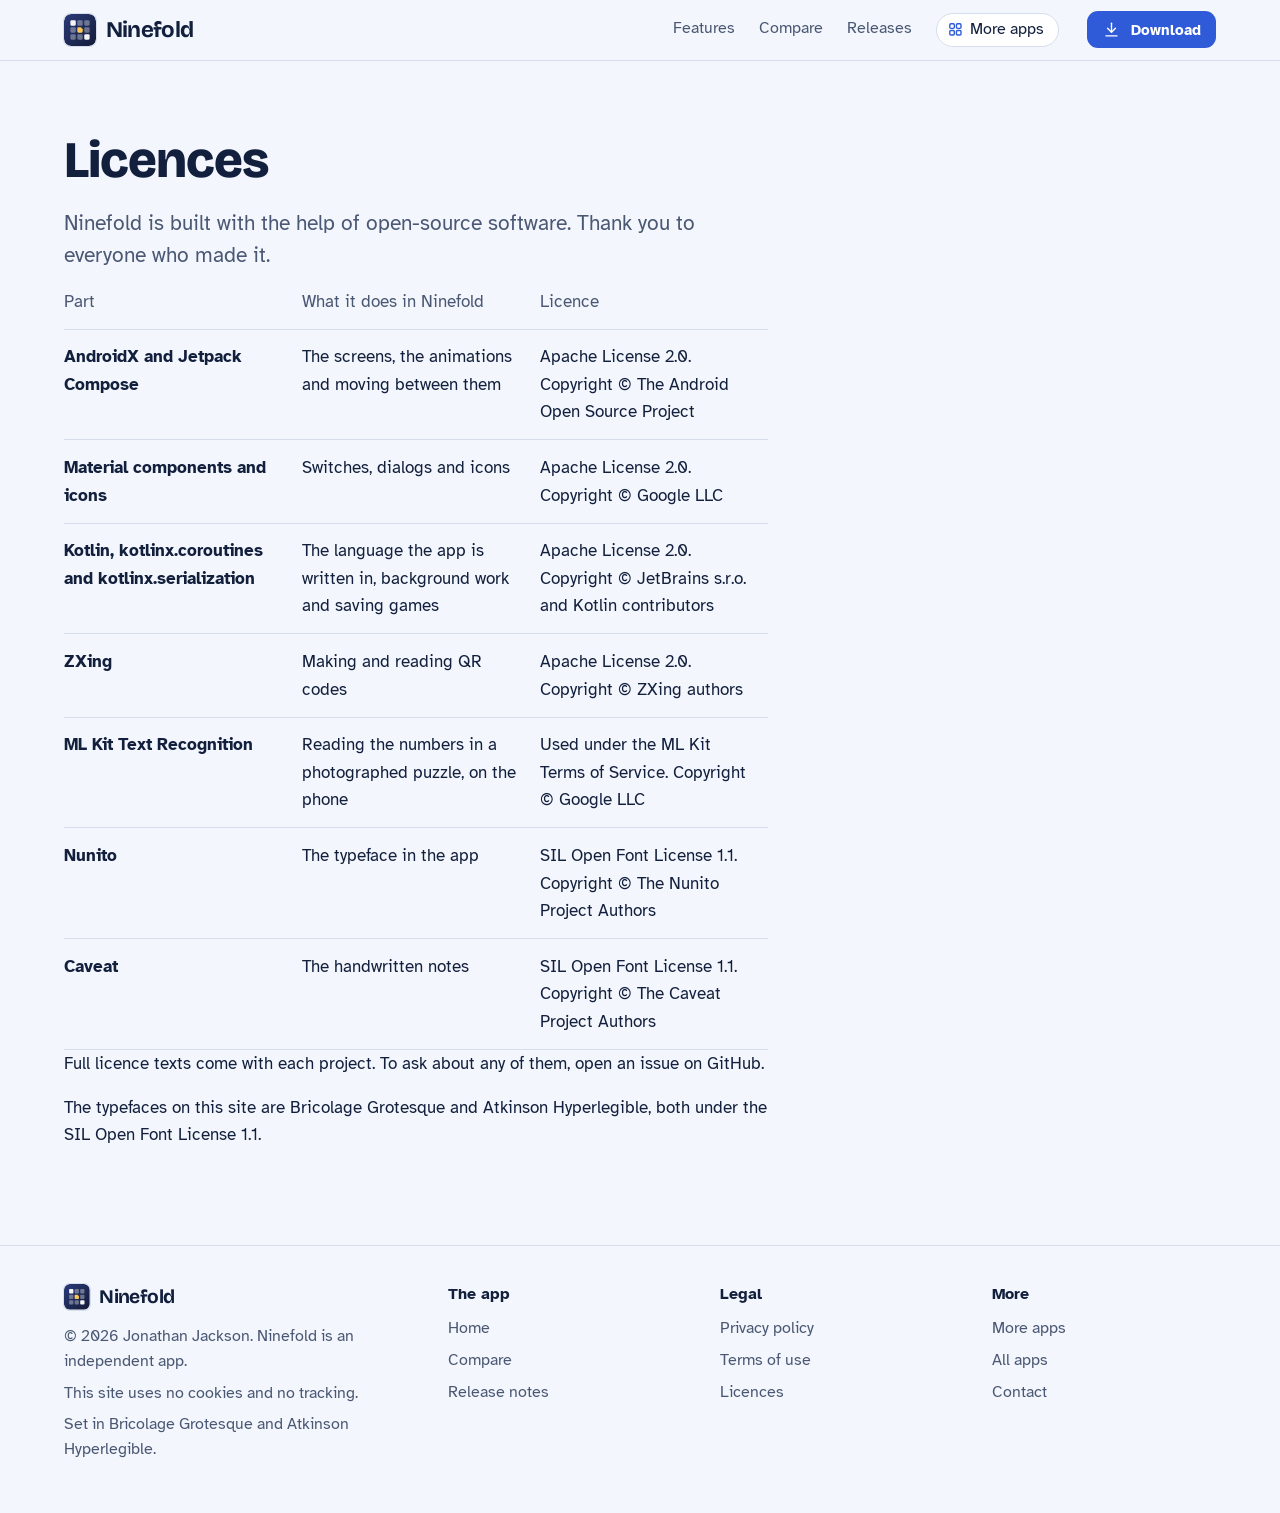
<file: licences.html>
<!DOCTYPE html>
<html lang="en-GB">
<head>
<meta charset="utf-8">
<meta name="viewport" content="width=device-width, initial-scale=1">
<title>Ninefold licences</title>
<meta name="description" content="The open-source software and typefaces used in Ninefold.">
<meta name="author" content="Jonathan Jackson">
<link rel="canonical" href="https://customgpter.github.io/ninefold/licences.html">
<meta name="theme-color" content="#f3f6fc" media="(prefers-color-scheme: light)">
<meta name="theme-color" content="#0c1226" media="(prefers-color-scheme: dark)">
<meta property="og:type" content="website">
<meta property="og:site_name" content="Ninefold">
<meta property="og:title" content="Ninefold licences">
<meta property="og:description" content="The open-source software and typefaces used in Ninefold.">
<meta property="og:url" content="https://customgpter.github.io/ninefold/licences.html">
<meta property="og:image" content="https://customgpter.github.io/ninefold/assets/og.png">
<meta property="og:image:width" content="1200">
<meta property="og:image:height" content="630">
<meta property="og:image:alt" content="Ninefold: a Sudoku board, the daily challenge calendar and a race against computer players">
<meta property="og:locale" content="en_GB">
<meta name="twitter:card" content="summary_large_image">
<link rel="icon" href="./assets/favicon.svg" type="image/svg+xml">
<link rel="apple-touch-icon" href="./assets/apple-touch-icon.png">
<link rel="preload" href="./assets/fonts/bricolage-grotesque-latin.woff2" as="font" type="font/woff2" crossorigin>
<link rel="preload" href="./assets/fonts/atkinson-hyperlegible-latin-400-normal.woff2" as="font" type="font/woff2" crossorigin>
<link rel="stylesheet" href="./assets/site.css?v=1">
<link rel="stylesheet" href="./assets/house.css?v=1">
<link rel="stylesheet" href="./assets/apps-list.css?v=1">
<script src="./assets/apps-list.js?v=1" defer></script>
</head>
<body>
<a class="skip" href="#main">Skip to content</a>
<header class="masthead">
<div class="wrap">
<a class="brand" href="./" aria-label="Ninefold home"><svg viewBox="0 0 108 108" aria-hidden="true"><defs><linearGradient id="nfg" x1="0" y1="0" x2="1" y2="1"><stop offset="0" stop-color="#2B3A7A"/><stop offset=".55" stop-color="#1E2A55"/><stop offset="1" stop-color="#141B38"/></linearGradient></defs><rect width="108" height="108" rx="24" fill="url(#nfg)"/><g transform="translate(54 54) scale(1.3) translate(-54 -54)"><rect x="29" y="29" width="14" height="14" rx="3" fill="#fff" fill-opacity="0.95"/><rect x="47" y="29" width="14" height="14" rx="3" fill="#fff" fill-opacity="0.35"/><rect x="65" y="29" width="14" height="14" rx="3" fill="#fff" fill-opacity="0.35"/><rect x="29" y="47" width="14" height="14" rx="3" fill="#fff" fill-opacity="0.35"/><path fill="#FFC857" d="M50 47h6l5 5v6a3 3 0 0 1-3 3h-8a3 3 0 0 1-3-3v-8a3 3 0 0 1 3-3z"/><path fill="#E0A93A" d="M56 47v3a2 2 0 0 0 2 2h3z"/><rect x="65" y="47" width="14" height="14" rx="3" fill="#fff" fill-opacity="0.35"/><rect x="29" y="65" width="14" height="14" rx="3" fill="#fff" fill-opacity="0.35"/><rect x="47" y="65" width="14" height="14" rx="3" fill="#fff" fill-opacity="0.35"/><rect x="65" y="65" width="14" height="14" rx="3" fill="#fff" fill-opacity="0.95"/></g></svg><span>Ninefold</span></a>
<nav aria-label="Main"><ul><li><a href="./#features">Features</a></li><li><a href="./compare.html">Compare</a></li><li><a href="./releases.html">Releases</a></li><li><a class="more-apps" href="./more-apps.html"><svg class="ico" viewBox="0 0 24 24" aria-hidden="true"><rect x="4" y="4" width="6.5" height="6.5" rx="1.6"/><rect x="13.5" y="4" width="6.5" height="6.5" rx="1.6"/><rect x="4" y="13.5" width="6.5" height="6.5" rx="1.6"/><rect x="13.5" y="13.5" width="6.5" height="6.5" rx="1.6"/></svg>More apps</a></li></ul></nav>
<a class="button small" href="https://github.com/CustomGPTer/ninefold/releases/latest/download/Ninefold.apk"><svg class="ico" viewBox="0 0 24 24" aria-hidden="true"><path d="M12 4v11"/><path d="M7 10.5l5 5 5-5"/><path d="M5 20h14"/></svg>Download</a>
</div>
</header>
<main id="main" class="doc">
<div class="wrap">
<div class="measure">
<h1>Licences</h1>
<p class="lede">Ninefold is built with the help of open-source software. Thank you to everyone who made it.</p>
<div class="scroll"><table><thead><tr><th scope="col">Part</th><th scope="col">What it does in Ninefold</th><th scope="col">Licence</th></tr></thead><tbody><tr><th scope="row">AndroidX and Jetpack Compose</th><td>The screens, the animations and moving between them</td><td>Apache License 2.0. Copyright &copy; The Android Open Source Project</td></tr><tr><th scope="row">Material components and icons</th><td>Switches, dialogs and icons</td><td>Apache License 2.0. Copyright &copy; Google LLC</td></tr><tr><th scope="row">Kotlin, kotlinx.coroutines and kotlinx.serialization</th><td>The language the app is written in, background work and saving games</td><td>Apache License 2.0. Copyright &copy; JetBrains s.r.o. and Kotlin contributors</td></tr><tr><th scope="row">ZXing</th><td>Making and reading QR codes</td><td>Apache License 2.0. Copyright &copy; ZXing authors</td></tr><tr><th scope="row">ML Kit Text Recognition</th><td>Reading the numbers in a photographed puzzle, on the phone</td><td>Used under the ML Kit Terms of Service. Copyright &copy; Google LLC</td></tr><tr><th scope="row">Nunito</th><td>The typeface in the app</td><td>SIL Open Font License 1.1. Copyright &copy; The Nunito Project Authors</td></tr><tr><th scope="row">Caveat</th><td>The handwritten notes</td><td>SIL Open Font License 1.1. Copyright &copy; The Caveat Project Authors</td></tr></tbody></table></div>
<p>Full licence texts come with each project. To ask about any of them, open an issue on GitHub.</p>
<p>The typefaces on this site are Bricolage Grotesque and Atkinson Hyperlegible, both under the SIL Open Font License 1.1.</p>
</div>
</div>
</main>
<footer class="colophon">
<div class="wrap">
<div>
<a class="brand" href="./" aria-label="Ninefold home"><svg viewBox="0 0 108 108" aria-hidden="true"><defs><linearGradient id="nfg" x1="0" y1="0" x2="1" y2="1"><stop offset="0" stop-color="#2B3A7A"/><stop offset=".55" stop-color="#1E2A55"/><stop offset="1" stop-color="#141B38"/></linearGradient></defs><rect width="108" height="108" rx="24" fill="url(#nfg)"/><g transform="translate(54 54) scale(1.3) translate(-54 -54)"><rect x="29" y="29" width="14" height="14" rx="3" fill="#fff" fill-opacity="0.95"/><rect x="47" y="29" width="14" height="14" rx="3" fill="#fff" fill-opacity="0.35"/><rect x="65" y="29" width="14" height="14" rx="3" fill="#fff" fill-opacity="0.35"/><rect x="29" y="47" width="14" height="14" rx="3" fill="#fff" fill-opacity="0.35"/><path fill="#FFC857" d="M50 47h6l5 5v6a3 3 0 0 1-3 3h-8a3 3 0 0 1-3-3v-8a3 3 0 0 1 3-3z"/><path fill="#E0A93A" d="M56 47v3a2 2 0 0 0 2 2h3z"/><rect x="65" y="47" width="14" height="14" rx="3" fill="#fff" fill-opacity="0.35"/><rect x="29" y="65" width="14" height="14" rx="3" fill="#fff" fill-opacity="0.35"/><rect x="47" y="65" width="14" height="14" rx="3" fill="#fff" fill-opacity="0.35"/><rect x="65" y="65" width="14" height="14" rx="3" fill="#fff" fill-opacity="0.95"/></g></svg><span>Ninefold</span></a>
<p>&copy; 2026 Jonathan Jackson. Ninefold is an independent app.</p>
<p>This site uses no cookies and no tracking.</p>
<p>Set in Bricolage Grotesque and Atkinson Hyperlegible.</p>
</div>
<nav aria-label="The app"><h2>The app</h2><ul>
<li><a href="./">Home</a></li>
<li><a href="./compare.html">Compare</a></li>
<li><a href="./releases.html">Release notes</a></li>
</ul></nav>
<nav aria-label="Legal"><h2>Legal</h2><ul>
<li><a href="./privacy.html">Privacy policy</a></li>
<li><a href="./terms.html">Terms of use</a></li>
<li><a href="./licences.html">Licences</a></li>
</ul></nav>
<nav aria-label="More"><h2>More</h2><ul>
<li><a href="./more-apps.html">More apps</a></li>
<li><a href="https://customgpter.github.io/">All apps</a></li>
<li><a href="https://github.com/CustomGPTer/ninefold/issues">Contact</a></li>
</ul></nav>
</div>
</footer>
</body>
</html>
</file>
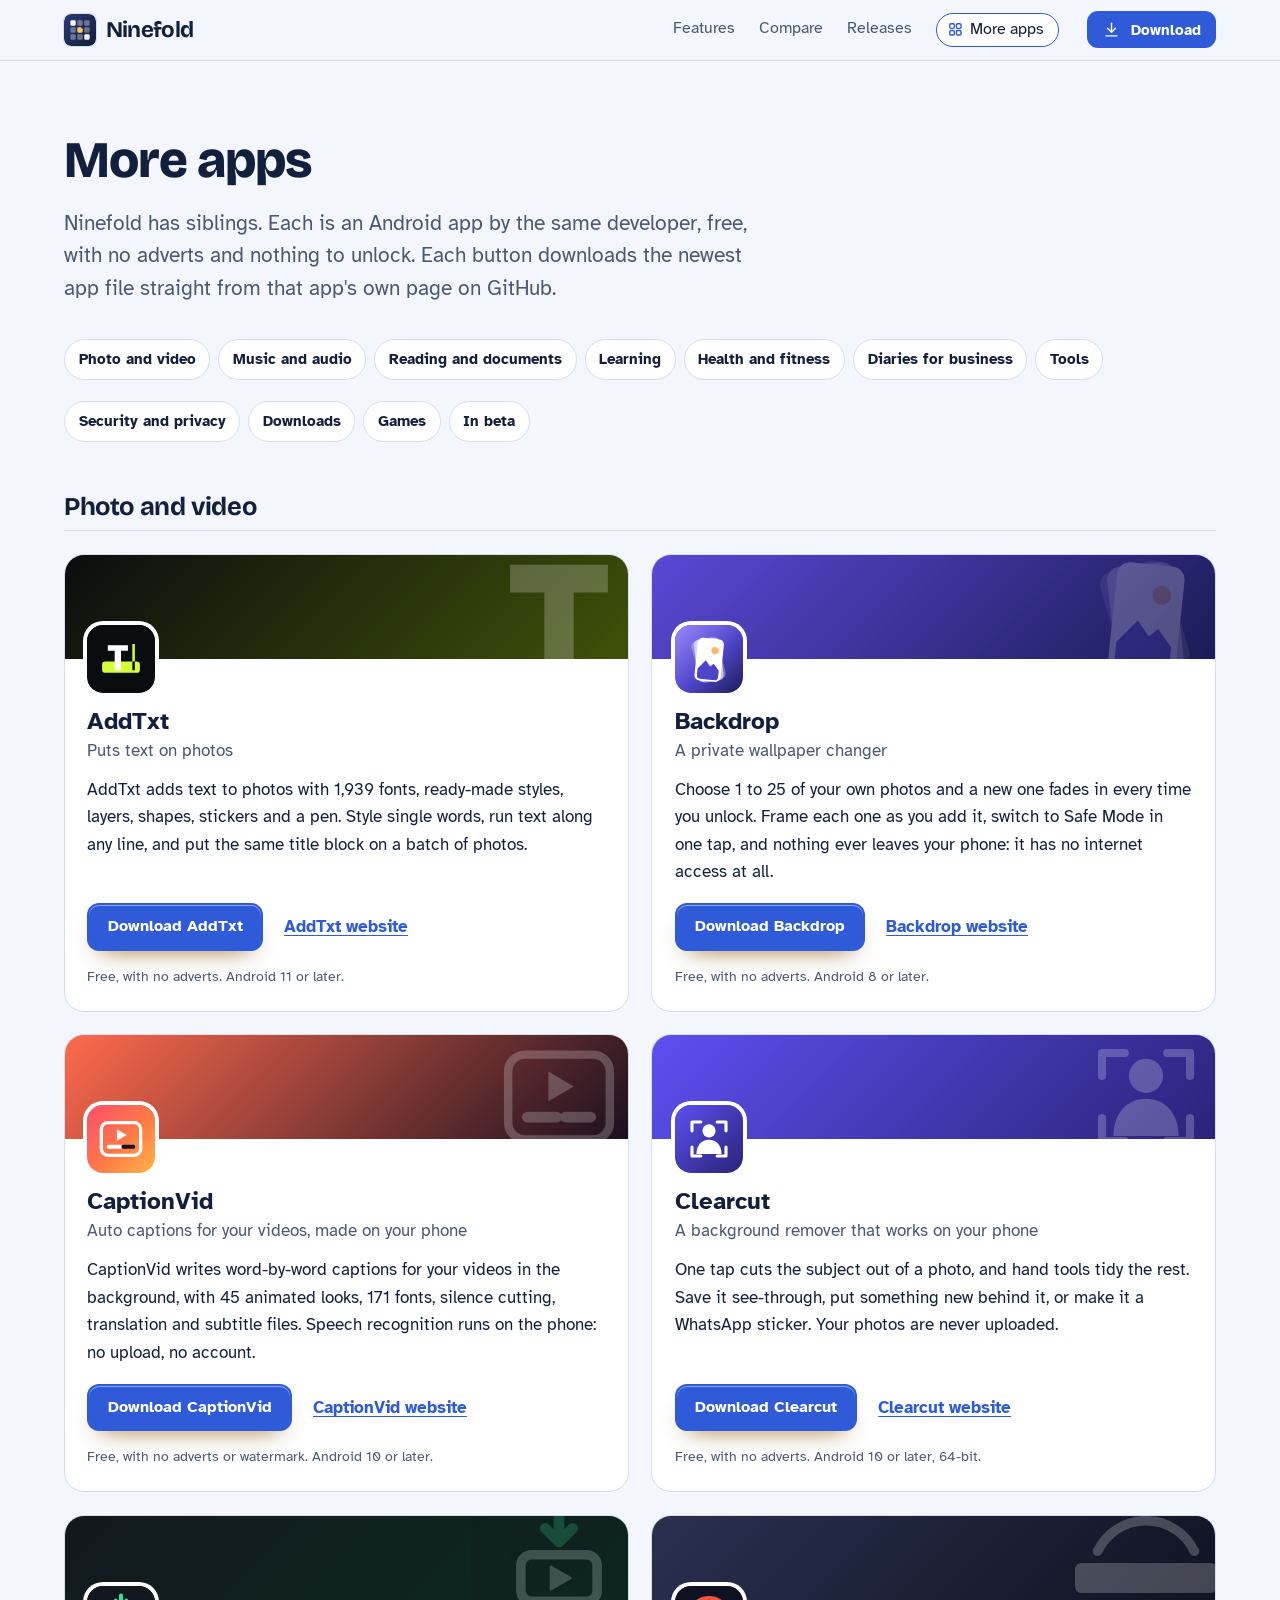
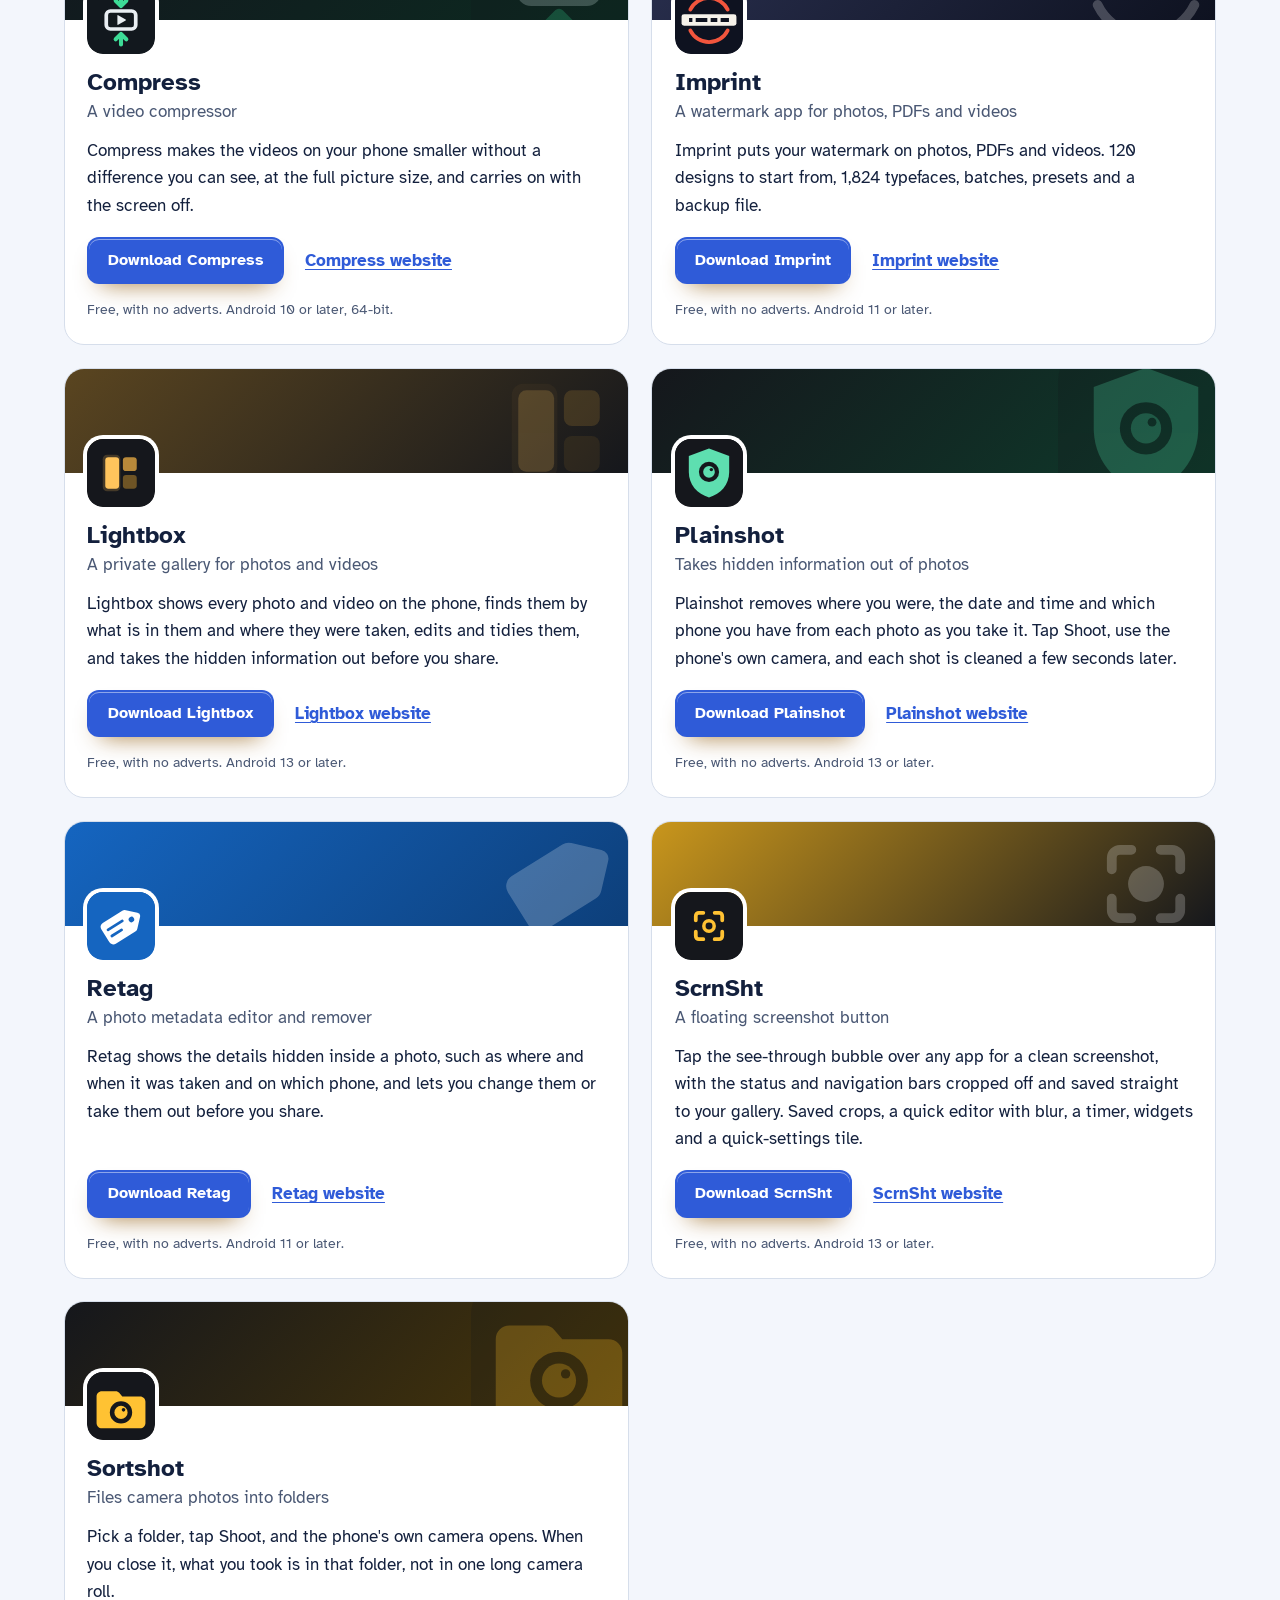
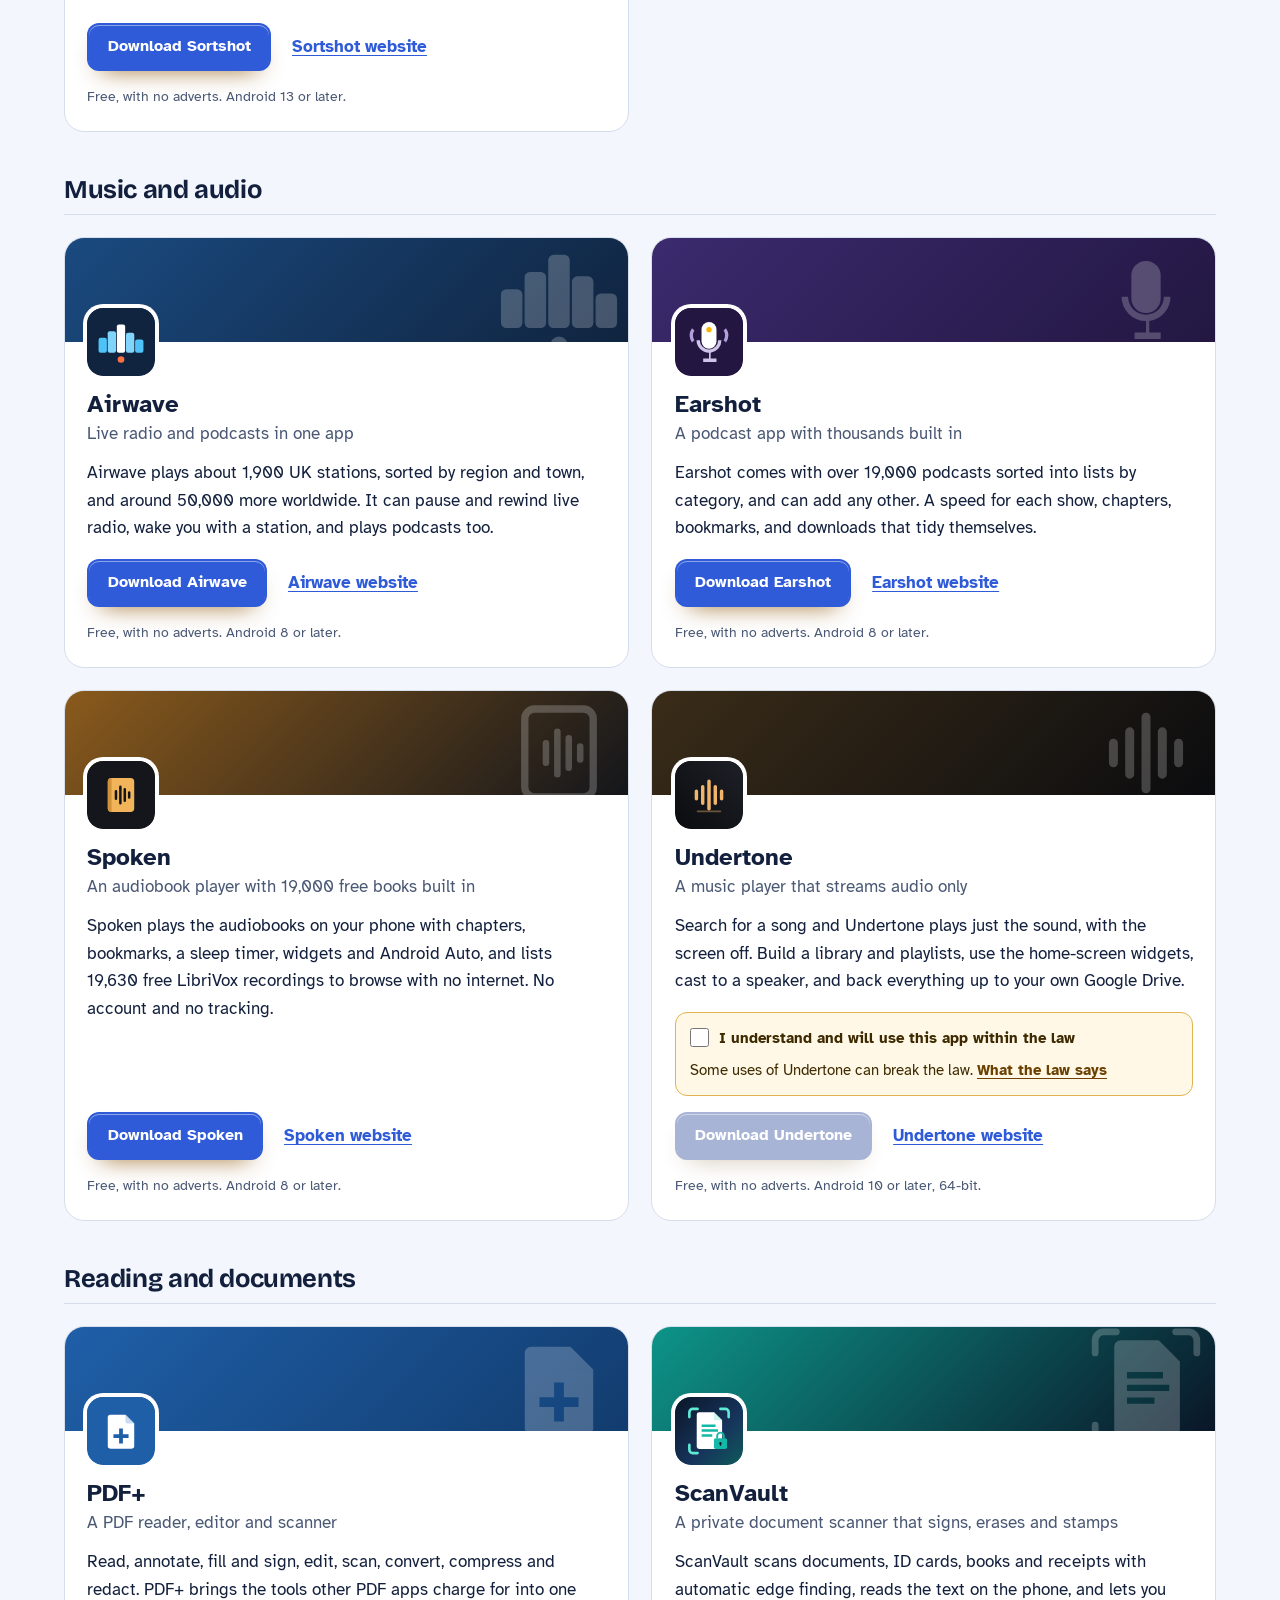
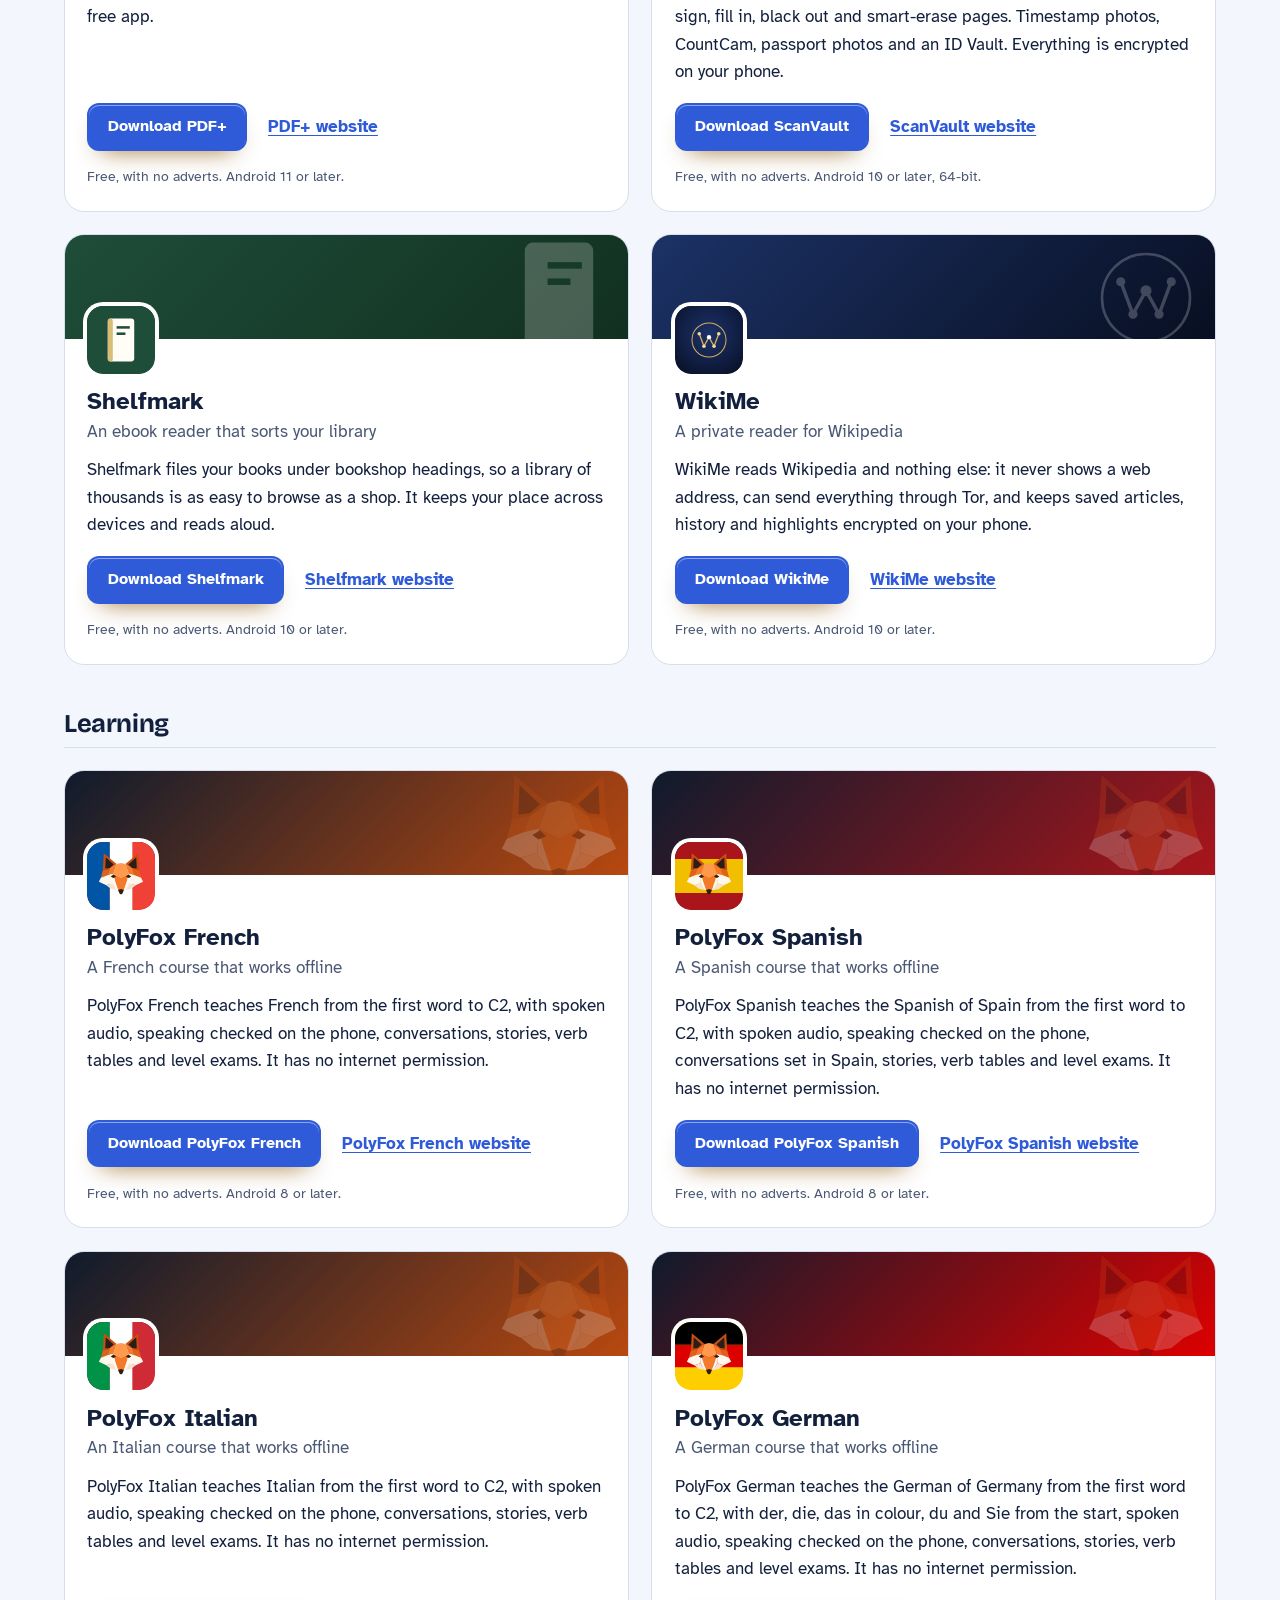
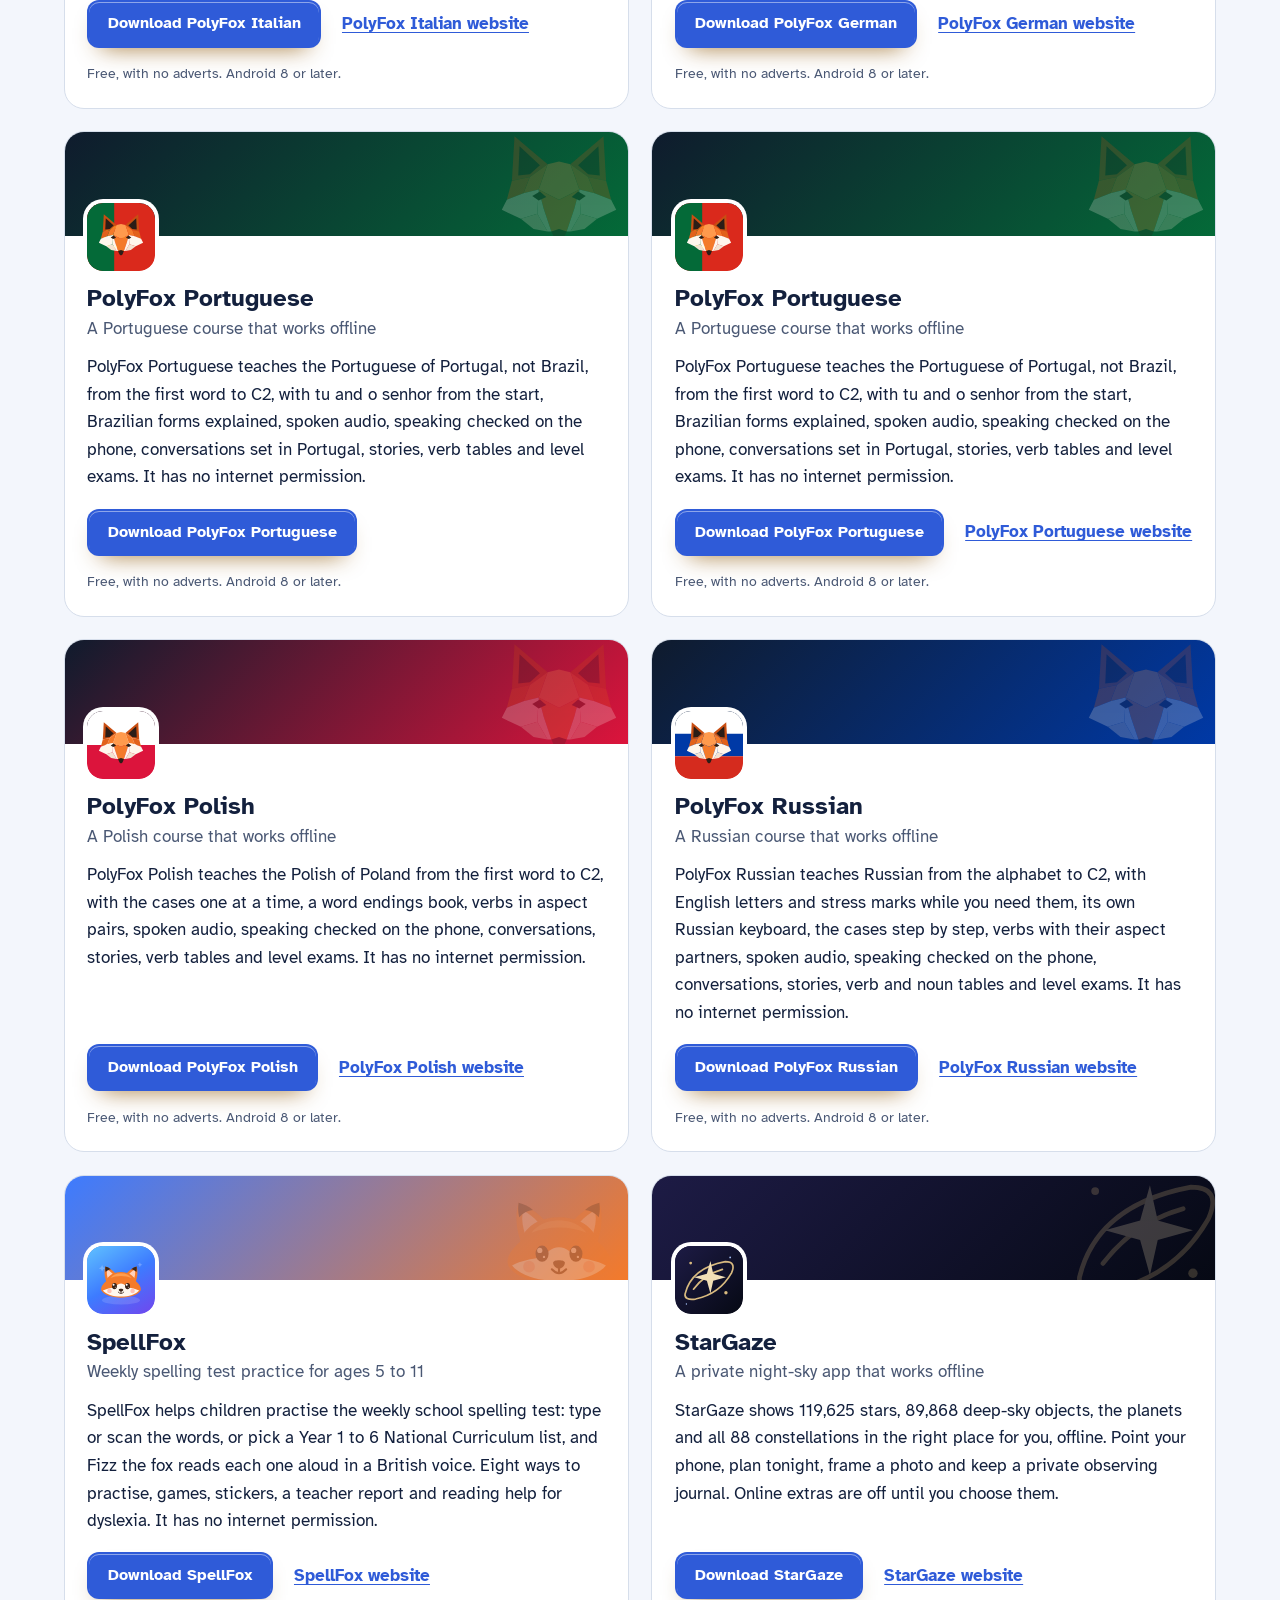
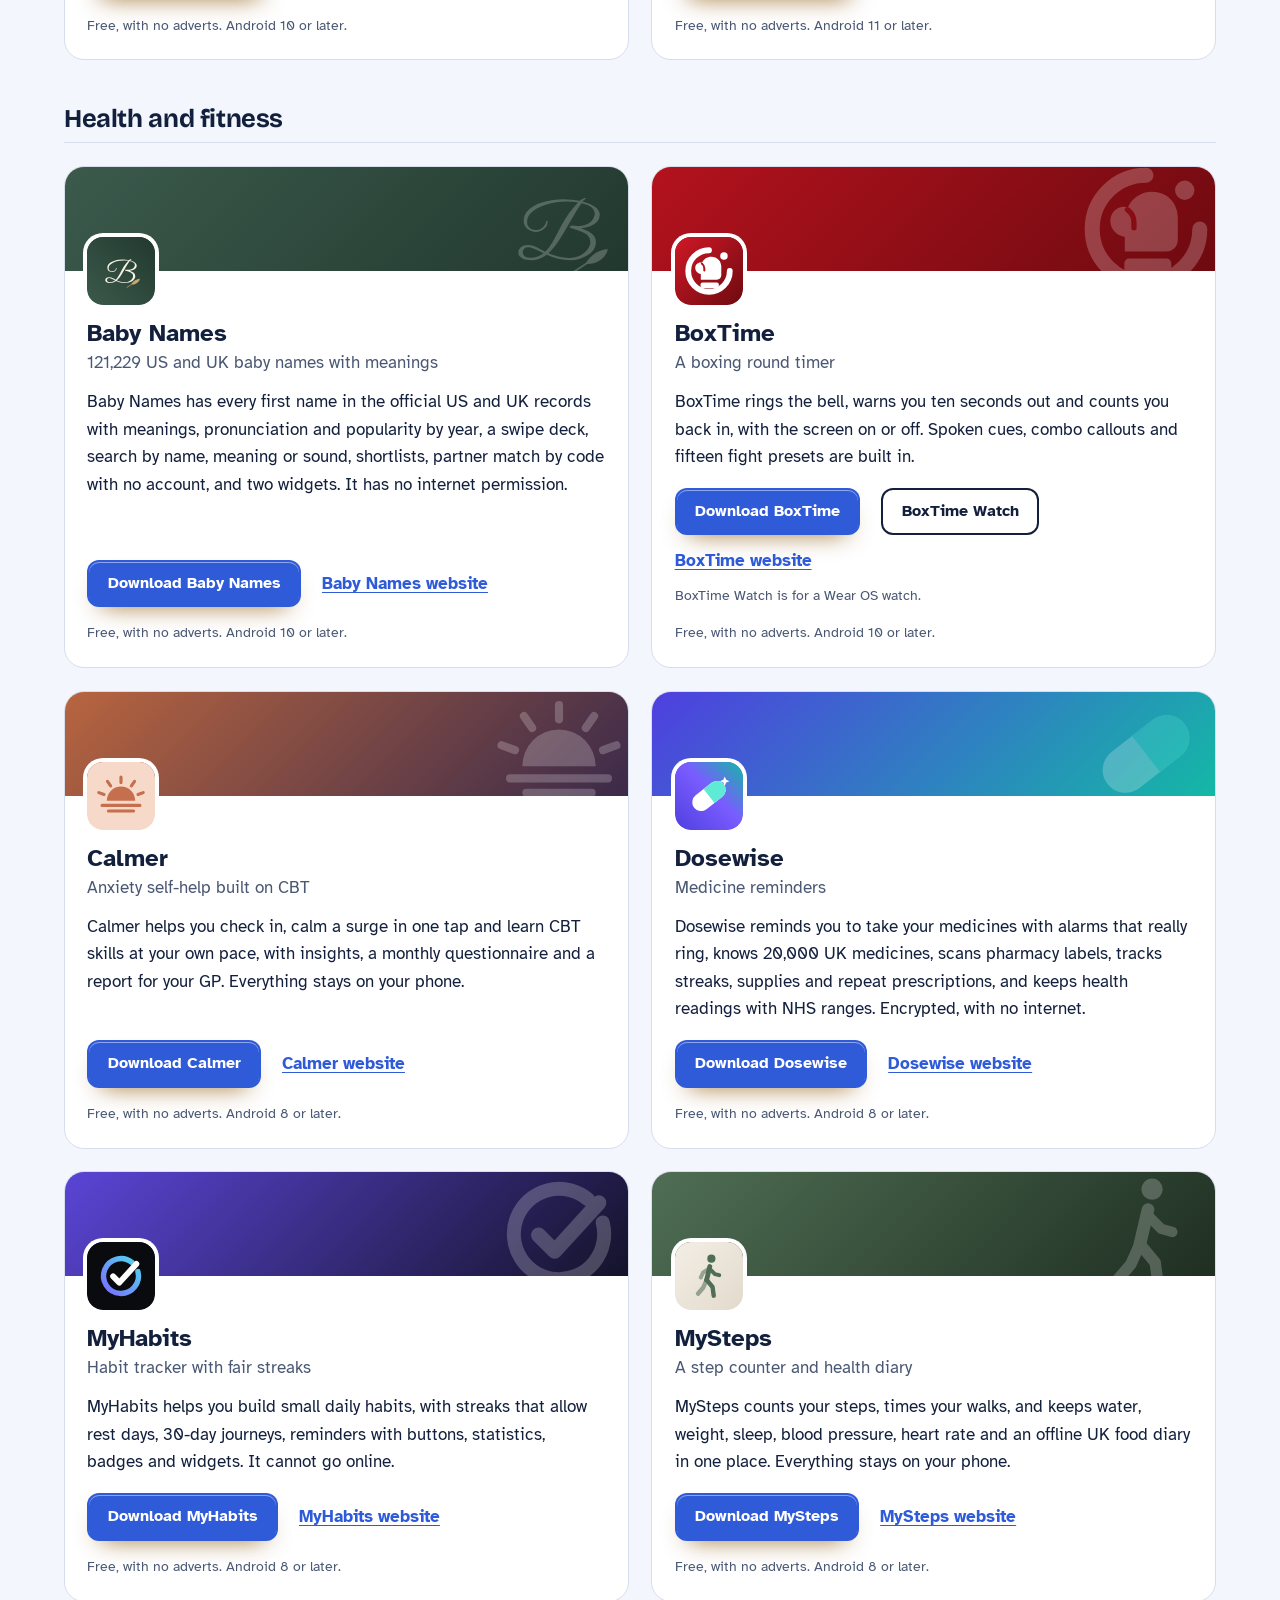
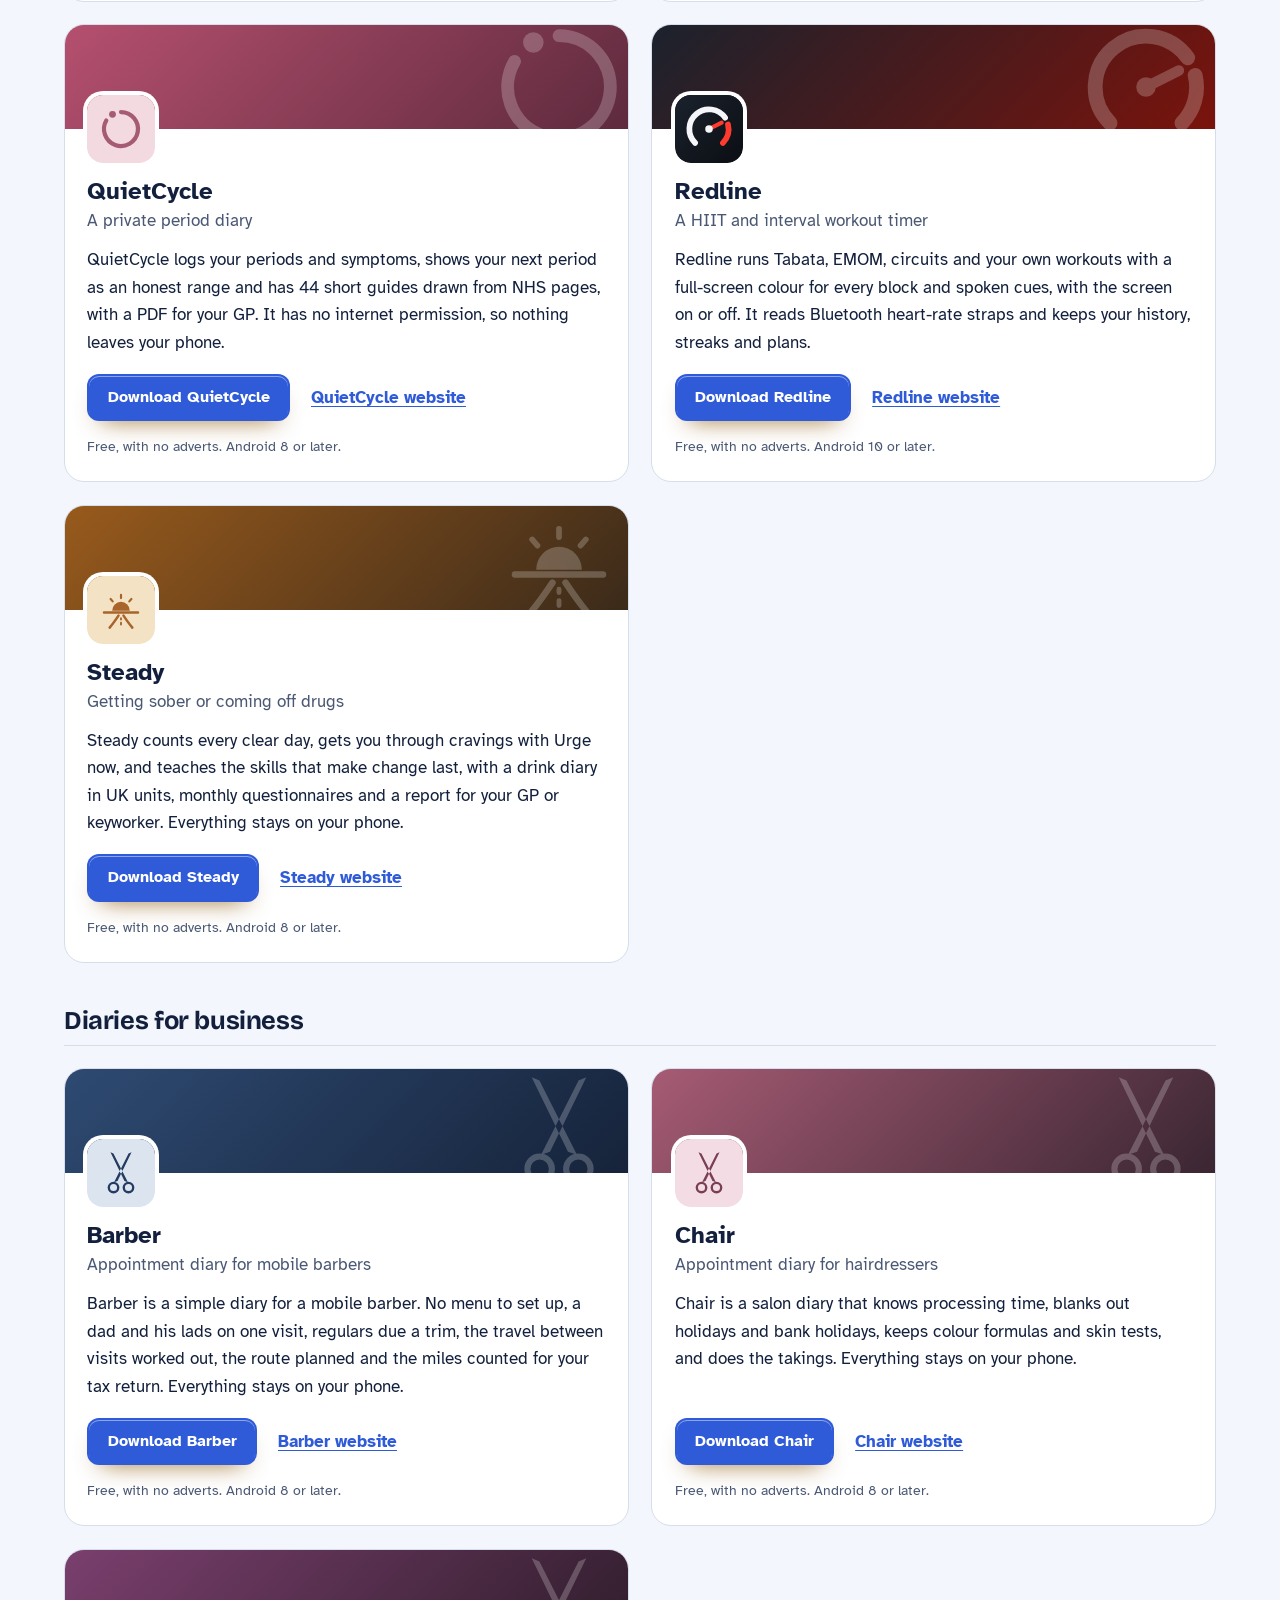
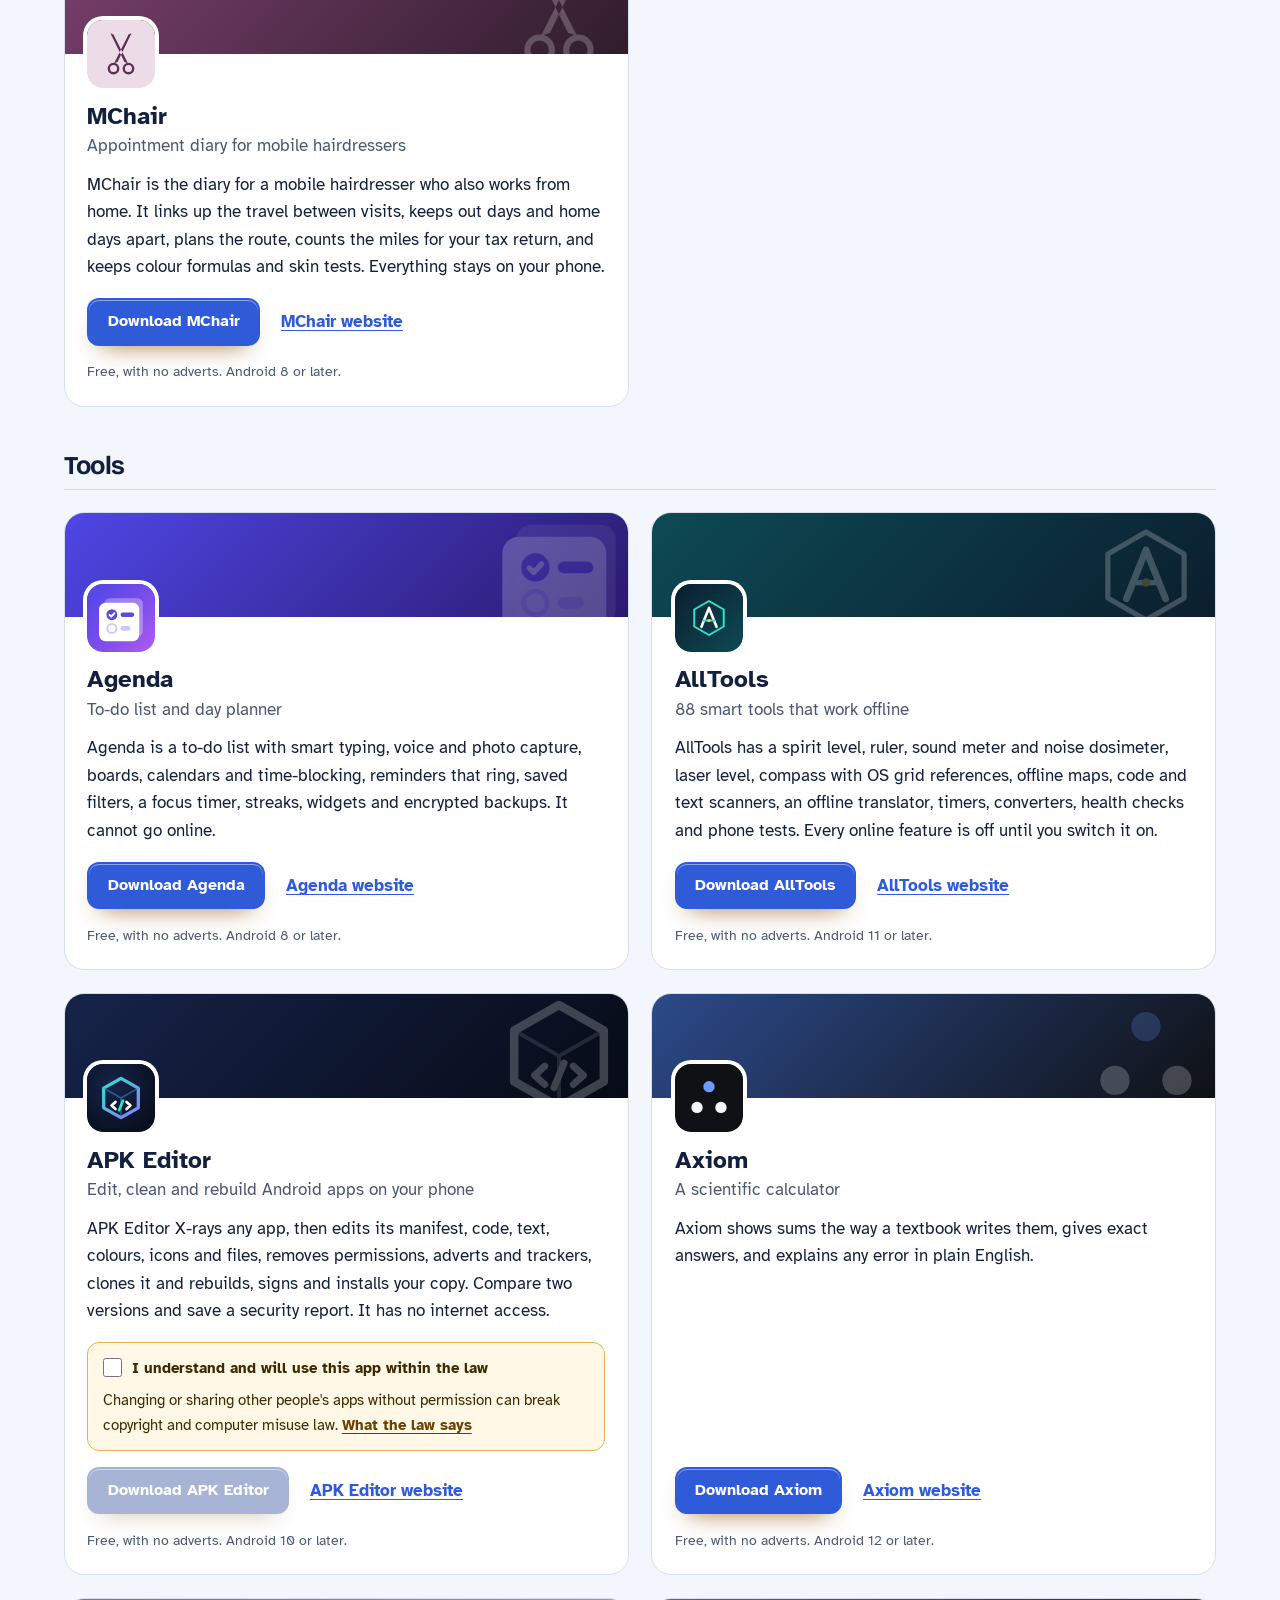
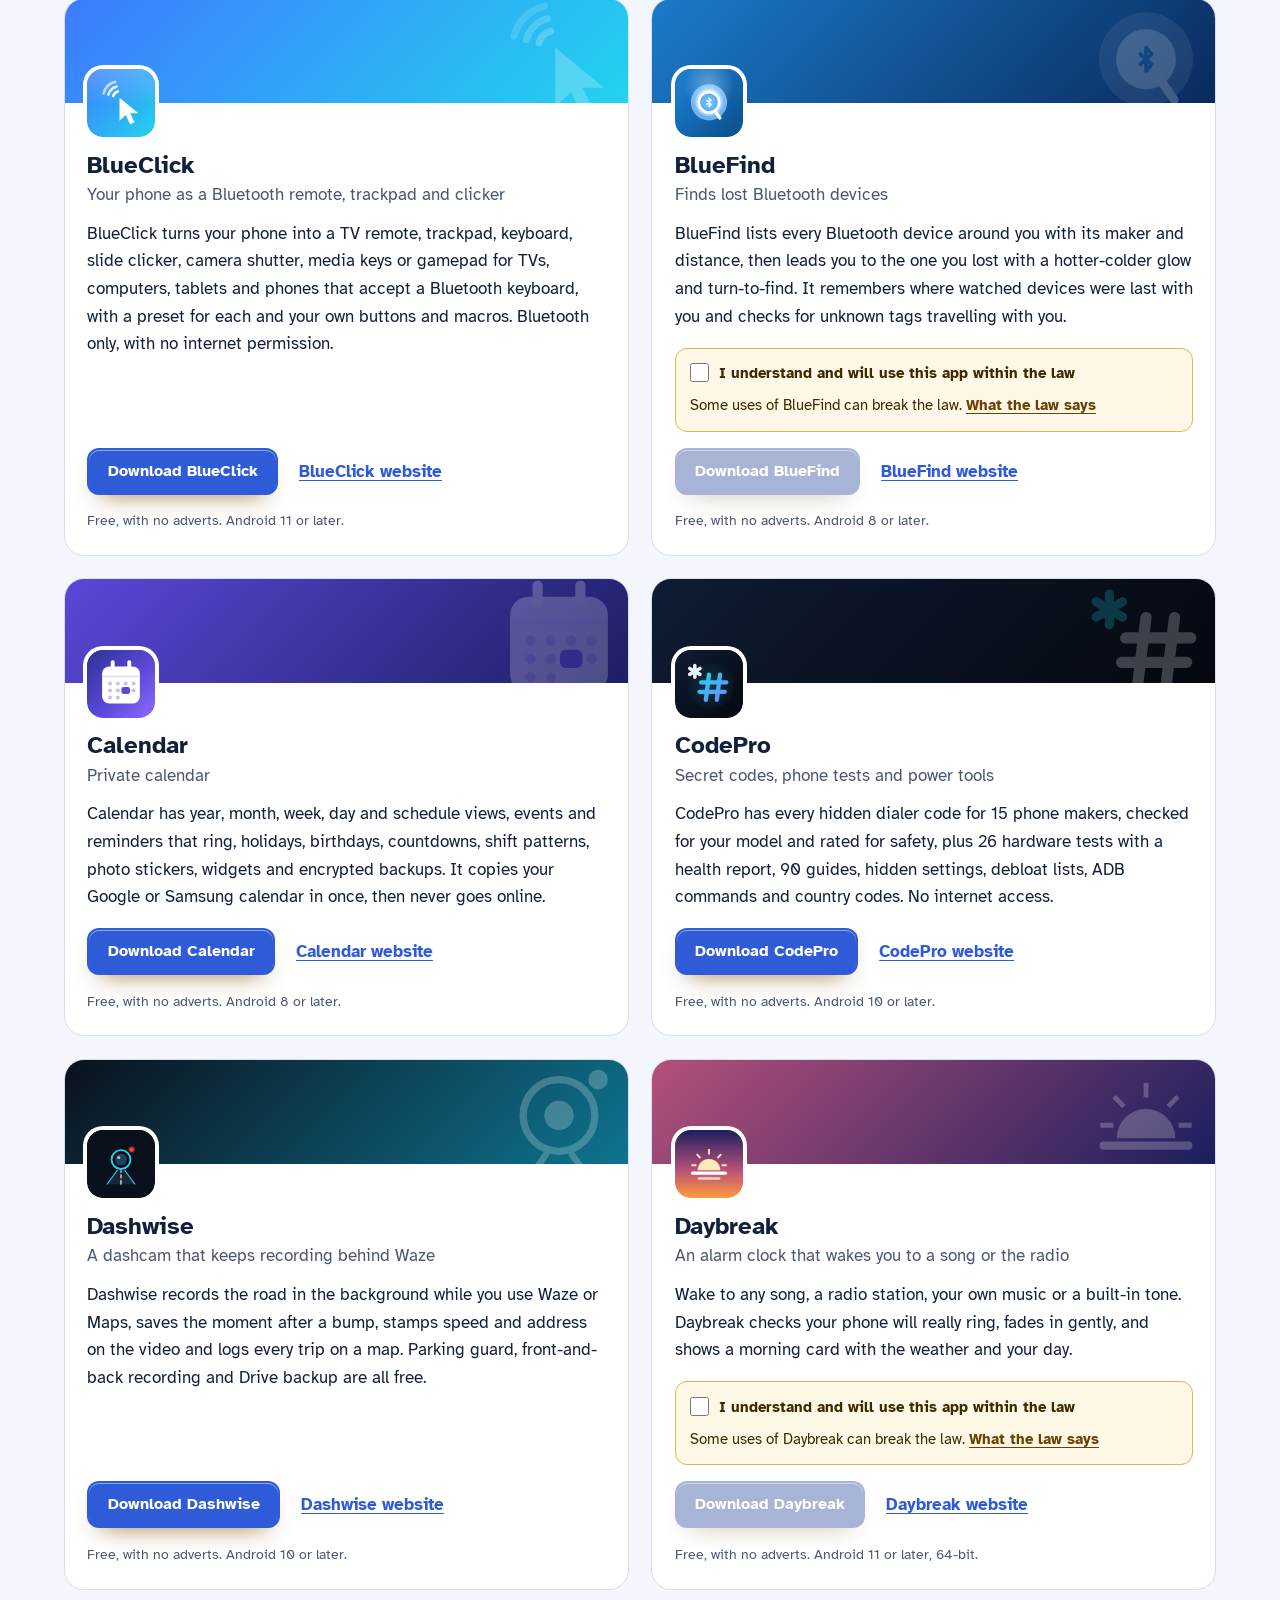
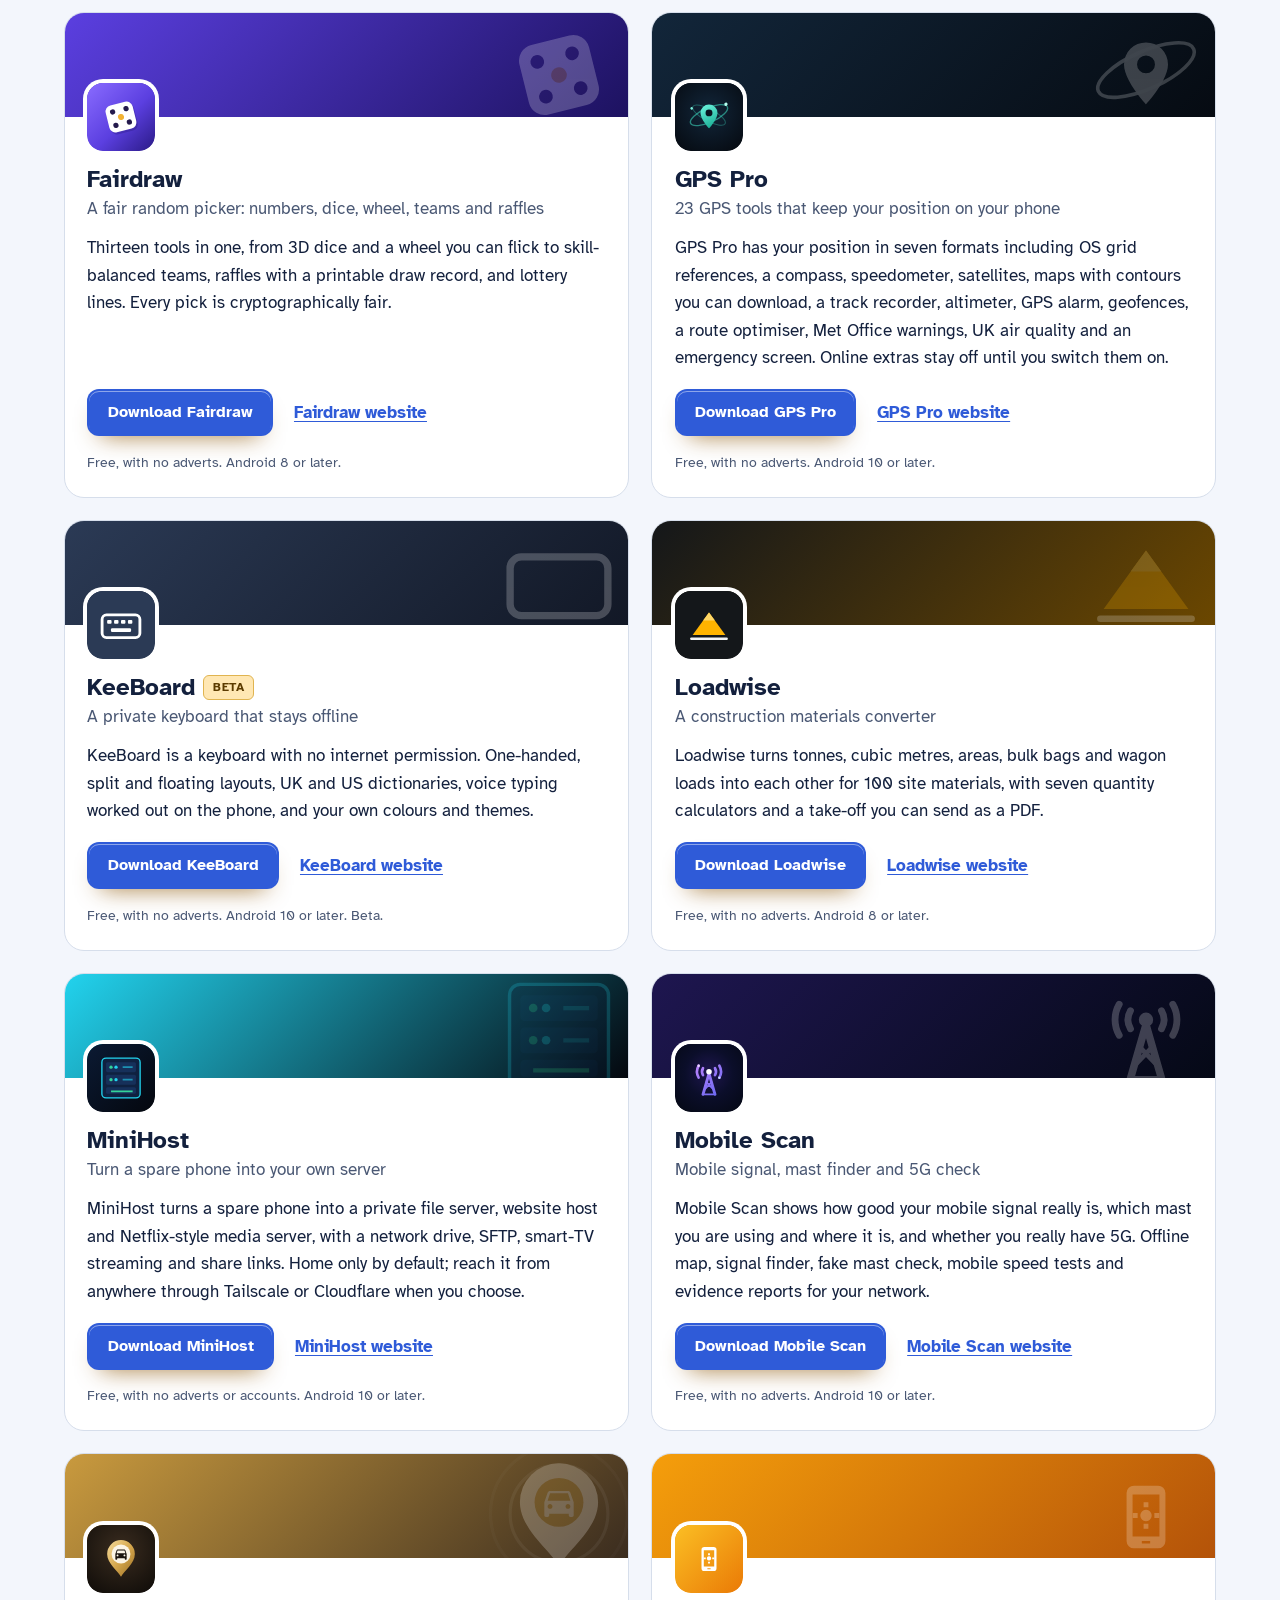
<file: more-apps.html>
<!DOCTYPE html>
<html lang="en-GB">
<head>
<meta charset="utf-8">
<meta name="viewport" content="width=device-width, initial-scale=1">
<title>More apps from the maker of Ninefold</title>
<meta name="description" content="All 99 free Android apps from the maker of Ninefold, in one list by category, each with its download and a link to its website.">
<meta name="author" content="Jonathan Jackson">
<link rel="canonical" href="https://customgpter.github.io/ninefold/more-apps.html">
<meta name="theme-color" content="#f3f6fc" media="(prefers-color-scheme: light)">
<meta name="theme-color" content="#0c1226" media="(prefers-color-scheme: dark)">
<meta property="og:type" content="website">
<meta property="og:site_name" content="Ninefold">
<meta property="og:title" content="More apps from the maker of Ninefold">
<meta property="og:description" content="All 99 free Android apps from the maker of Ninefold, in one list by category, each with its download and a link to its website.">
<meta property="og:url" content="https://customgpter.github.io/ninefold/more-apps.html">
<meta property="og:image" content="https://customgpter.github.io/ninefold/assets/og.png">
<meta property="og:image:width" content="1200">
<meta property="og:image:height" content="630">
<meta property="og:image:alt" content="Ninefold: a Sudoku board, the daily challenge calendar and a race against computer players">
<meta property="og:locale" content="en_GB">
<meta name="twitter:card" content="summary_large_image">
<link rel="icon" href="./assets/favicon.svg" type="image/svg+xml">
<link rel="apple-touch-icon" href="./assets/apple-touch-icon.png">
<link rel="preload" href="./assets/fonts/bricolage-grotesque-latin.woff2" as="font" type="font/woff2" crossorigin>
<link rel="preload" href="./assets/fonts/atkinson-hyperlegible-latin-400-normal.woff2" as="font" type="font/woff2" crossorigin>
<link rel="stylesheet" href="./assets/site.css?v=1">
<link rel="stylesheet" href="./assets/house.css?v=1">
<link rel="stylesheet" href="./assets/apps-list.css?v=1">
<script src="./assets/apps-list.js?v=1" defer></script>
</head>
<body>
<a class="skip" href="#main">Skip to content</a>
<header class="masthead">
<div class="wrap">
<a class="brand" href="./" aria-label="Ninefold home"><svg viewBox="0 0 108 108" aria-hidden="true"><defs><linearGradient id="nfg" x1="0" y1="0" x2="1" y2="1"><stop offset="0" stop-color="#2B3A7A"/><stop offset=".55" stop-color="#1E2A55"/><stop offset="1" stop-color="#141B38"/></linearGradient></defs><rect width="108" height="108" rx="24" fill="url(#nfg)"/><g transform="translate(54 54) scale(1.3) translate(-54 -54)"><rect x="29" y="29" width="14" height="14" rx="3" fill="#fff" fill-opacity="0.95"/><rect x="47" y="29" width="14" height="14" rx="3" fill="#fff" fill-opacity="0.35"/><rect x="65" y="29" width="14" height="14" rx="3" fill="#fff" fill-opacity="0.35"/><rect x="29" y="47" width="14" height="14" rx="3" fill="#fff" fill-opacity="0.35"/><path fill="#FFC857" d="M50 47h6l5 5v6a3 3 0 0 1-3 3h-8a3 3 0 0 1-3-3v-8a3 3 0 0 1 3-3z"/><path fill="#E0A93A" d="M56 47v3a2 2 0 0 0 2 2h3z"/><rect x="65" y="47" width="14" height="14" rx="3" fill="#fff" fill-opacity="0.35"/><rect x="29" y="65" width="14" height="14" rx="3" fill="#fff" fill-opacity="0.35"/><rect x="47" y="65" width="14" height="14" rx="3" fill="#fff" fill-opacity="0.35"/><rect x="65" y="65" width="14" height="14" rx="3" fill="#fff" fill-opacity="0.95"/></g></svg><span>Ninefold</span></a>
<nav aria-label="Main"><ul><li><a href="./#features">Features</a></li><li><a href="./compare.html">Compare</a></li><li><a href="./releases.html">Releases</a></li><li><a class="more-apps" href="./more-apps.html" aria-current="page"><svg class="ico" viewBox="0 0 24 24" aria-hidden="true"><rect x="4" y="4" width="6.5" height="6.5" rx="1.6"/><rect x="13.5" y="4" width="6.5" height="6.5" rx="1.6"/><rect x="4" y="13.5" width="6.5" height="6.5" rx="1.6"/><rect x="13.5" y="13.5" width="6.5" height="6.5" rx="1.6"/></svg>More apps</a></li></ul></nav>
<a class="button small" href="https://github.com/CustomGPTer/ninefold/releases/latest/download/Ninefold.apk"><svg class="ico" viewBox="0 0 24 24" aria-hidden="true"><path d="M12 4v11"/><path d="M7 10.5l5 5 5-5"/><path d="M5 20h14"/></svg>Download</a>
</div>
</header>
<main id="main" class="doc">
<div class="wrap">
<div class="measure">
<h1>More apps</h1>
<p class="lede">Ninefold has siblings. Each is an Android app by the same developer, free, with no adverts and nothing to unlock. Each button downloads the newest app file straight from that app's own page on GitHub.</p>
</div>
<!-- apps:start -->
<nav class="mapps-jump" aria-label="App groups"><ul><li><a href="#apps-photo">Photo and video</a></li><li><a href="#apps-audio">Music and audio</a></li><li><a href="#apps-reading">Reading and documents</a></li><li><a href="#apps-learning">Learning</a></li><li><a href="#apps-health">Health and fitness</a></li><li><a href="#apps-diaries">Diaries for business</a></li><li><a href="#apps-tools">Tools</a></li><li><a href="#apps-security">Security and privacy</a></li><li><a href="#apps-downloads">Downloads</a></li><li><a href="#apps-games">Games</a></li><li><a href="#apps-testing">In beta</a></li></ul></nav>
<div class="mapps-group" role="group" aria-labelledby="apps-photo"><h2 class="mapps-cat" id="apps-photo">Photo and video</h2>
<ul class="mapps"><li class="mapp" style="--b:#0b0c0f;--b2:#3f5208"><div class="mapp-cover" aria-hidden="true"><svg viewBox="0 0 108 108"><path fill="#fff" d="M24 22h60v17H63v49H45V39H24z"/></svg></div><div class="mapp-body"><svg class="mapp-icon" viewBox="0 0 108 108" aria-hidden="true"><rect width="108" height="108" rx="24" fill="#0b0c0f"/><path fill="#d4ff3a" d="M29 58h50a5 5 0 0 1 5 5v8a5 5 0 0 1-5 5H29a5 5 0 0 1-5-5v-8a5 5 0 0 1 5-5z"/><path fill="#fff" d="M33 32h32v9H54v31H44V41H33z"/><path fill="#d4ff3a" d="M72 30h4v28h-4z"/><path fill="#0b0c0f" d="M72 58h4v14h-4z"/></svg><h3>AddTxt</h3><p class="mapp-kind">Puts text on photos</p><p class="mapp-say">AddTxt adds text to photos with 1,939 fonts, ready-made styles, layers, shapes, stickers and a pen. Style single words, run text along any line, and put the same title block on a batch of photos.</p><p class="mapp-go"><a class="button" href="https://github.com/CustomGPTer/addtxt/releases/latest/download/AddTxt.apk">Download AddTxt</a><a class="mapp-site" href="https://customgpter.github.io/addtxt/">AddTxt website</a></p><p class="mapp-needs">Free, with no adverts. Android 11 or later.</p></div></li>
<li class="mapp" style="--b:#5a48d6;--b2:#1a1c55"><div class="mapp-cover" aria-hidden="true"><svg viewBox="0 0 108 108"><g transform="translate(54 58) scale(1.3) translate(-54 -58)"><rect x="38" y="30" width="32" height="52" rx="6" fill="#fff" fill-opacity=".3" transform="rotate(-16 54 58)"/><rect x="38" y="30" width="32" height="52" rx="6" fill="#fff" fill-opacity=".6" transform="rotate(-6 54 58)"/><g transform="rotate(6 54 58)"><rect x="38" y="30" width="32" height="52" rx="6" fill="#fff"/><path d="M41 68l9-11 6 7 4-4 7 8v8a4 4 0 0 1-4 4H45a4 4 0 0 1-4-4z" fill="#4d45c9"/><circle cx="60" cy="44" r="4.5" fill="#FFB86B"/></g></g></svg></div><div class="mapp-body"><svg class="mapp-icon" viewBox="0 0 108 108" aria-hidden="true"><defs><linearGradient id="i-backdrop-mapp-cc" x1="0" y1="0" x2="1" y2="1"><stop offset="0" stop-color="#9c8bff"/><stop offset=".55" stop-color="#4d45c9"/><stop offset="1" stop-color="#1a1c55"/></linearGradient></defs><rect width="108" height="108" rx="24" fill="url(#i-backdrop-mapp-cc)"/><g transform="translate(54 58) scale(1.3) translate(-54 -58)"><rect x="38" y="30" width="32" height="52" rx="6" fill="#fff" fill-opacity=".3" transform="rotate(-16 54 58)"/><rect x="38" y="30" width="32" height="52" rx="6" fill="#fff" fill-opacity=".6" transform="rotate(-6 54 58)"/><g transform="rotate(6 54 58)"><rect x="38" y="30" width="32" height="52" rx="6" fill="#fff"/><path d="M41 68l9-11 6 7 4-4 7 8v8a4 4 0 0 1-4 4H45a4 4 0 0 1-4-4z" fill="#4d45c9"/><circle cx="60" cy="44" r="4.5" fill="#FFB86B"/></g></g></svg><h3>Backdrop</h3><p class="mapp-kind">A private wallpaper changer</p><p class="mapp-say">Choose 1 to 25 of your own photos and a new one fades in every time you unlock. Frame each one as you add it, switch to Safe Mode in one tap, and nothing ever leaves your phone: it has no internet access at all.</p><p class="mapp-go"><a class="button" href="https://github.com/CustomGPTer/backdrop/releases/latest/download/Backdrop.apk">Download Backdrop</a><a class="mapp-site" href="https://customgpter.github.io/backdrop/">Backdrop website</a></p><p class="mapp-needs">Free, with no adverts. Android 8 or later.</p></div></li>
<li class="mapp" style="--b:#ff6a4d;--b2:#1a1020"><div class="mapp-cover" aria-hidden="true"><svg viewBox="0 0 108 108"><g transform="translate(54 54) scale(1.3) translate(-54 -54)"><path d="M38,34 h32 a8,8 0 0 1 8,8 v24 a8,8 0 0 1 -8,8 h-32 a8,8 0 0 1 -8,-8 v-24 a8,8 0 0 1 8,-8 z" fill="none" stroke="#fff" stroke-width="4"/><path d="M49,42 L61,49 L49,56 Z" fill="#fff"/><path d="M39,61 h14 a2.5,2.5 0 0 1 0,5 h-14 a2.5,2.5 0 0 1 0,-5 z" fill="#fff"/><path d="M57,61 h12 a2.5,2.5 0 0 1 0,5 h-12 a2.5,2.5 0 0 1 0,-5 z" fill="#ffffff"/></g></svg></div><div class="mapp-body"><svg class="mapp-icon" viewBox="0 0 108 108" aria-hidden="true"><defs><linearGradient id="i-captionvid-cvbg" x1="0" y1="0" x2="1" y2="1"><stop offset="0" stop-color="#ff4d6d"/><stop offset=".55" stop-color="#ff7a45"/><stop offset="1" stop-color="#ffb547"/></linearGradient></defs><rect width="108" height="108" rx="24" fill="url(#i-captionvid-cvbg)"/><g transform="translate(54 54) scale(1.3) translate(-54 -54)"><path d="M38,34 h32 a8,8 0 0 1 8,8 v24 a8,8 0 0 1 -8,8 h-32 a8,8 0 0 1 -8,-8 v-24 a8,8 0 0 1 8,-8 z" fill="none" stroke="#fff" stroke-width="4"/><path d="M49,42 L61,49 L49,56 Z" fill="#fff"/><path d="M39,61 h14 a2.5,2.5 0 0 1 0,5 h-14 a2.5,2.5 0 0 1 0,-5 z" fill="#fff"/><path d="M57,61 h12 a2.5,2.5 0 0 1 0,5 h-12 a2.5,2.5 0 0 1 0,-5 z" fill="#1a1020"/></g></svg><h3>CaptionVid</h3><p class="mapp-kind">Auto captions for your videos, made on your phone</p><p class="mapp-say">CaptionVid writes word-by-word captions for your videos in the background, with 45 animated looks, 171 fonts, silence cutting, translation and subtitle files. Speech recognition runs on the phone: no upload, no account.</p><p class="mapp-go"><a class="button" href="https://github.com/CustomGPTer/captionvid/releases/latest/download/CaptionVid.apk">Download CaptionVid</a><a class="mapp-site" href="https://customgpter.github.io/captionvid/">CaptionVid website</a></p><p class="mapp-needs">Free, with no adverts or watermark. Android 10 or later.</p></div></li><li class="mapp" style="--b:#5b50f0;--b2:#2a2378"><div class="mapp-cover" aria-hidden="true"><svg viewBox="0 0 108 108"><circle cx="54" cy="41" r="10.5" fill="#fff"/><path d="M34 78c0-14.5 8.5-23 20-23s20 8.5 20 23z" fill="#fff"/><path d="M27 41V27h14M67 27h14v14M27 67v14h14M67 81h14V67" fill="none" stroke="#fff" stroke-width="5" stroke-linecap="round" stroke-linejoin="round"/></svg></div><div class="mapp-body"><svg class="mapp-icon" viewBox="0 0 108 108" aria-hidden="true"><defs><linearGradient id="i-clearcut-mapp-cc" x1="0" y1="0" x2="1" y2="1"><stop offset="0" stop-color="#5b50f0"/><stop offset="1" stop-color="#2a2378"/></linearGradient></defs><rect width="108" height="108" rx="24" fill="url(#i-clearcut-mapp-cc)"/><circle cx="54" cy="41" r="10.5" fill="#fff"/><path d="M34 78c0-14.5 8.5-23 20-23s20 8.5 20 23z" fill="#fff"/><path d="M27 41V27h14M67 27h14v14M27 67v14h14M67 81h14V67" fill="none" stroke="#fff" stroke-width="5" stroke-linecap="round" stroke-linejoin="round"/></svg><h3>Clearcut</h3><p class="mapp-kind">A background remover that works on your phone</p><p class="mapp-say">One tap cuts the subject out of a photo, and hand tools tidy the rest. Save it see-through, put something new behind it, or make it a WhatsApp sticker. Your photos are never uploaded.</p><p class="mapp-go"><a class="button" href="https://github.com/CustomGPTer/clearcut/releases/latest/download/Clearcut.apk">Download Clearcut</a><a class="mapp-site" href="https://customgpter.github.io/clearcut/">Clearcut website</a></p><p class="mapp-needs">Free, with no adverts. Android 10 or later, 64-bit.</p></div></li>
<li class="mapp" style="--b:#12181e;--b2:#0c2a20"><div class="mapp-cover" aria-hidden="true"><svg viewBox="0 0 108 108"><rect width="108" height="108" rx="24" fill="#12181e"/><g transform="translate(54 54) scale(1.3) translate(-54 -54)"><path fill="none" stroke="#e9eef3" stroke-width="4.5" stroke-linejoin="round" d="M41 43h26a5 5 0 0 1 5 5v12a5 5 0 0 1-5 5H41a5 5 0 0 1-5-5V48a5 5 0 0 1 5-5z"/><path fill="#e9eef3" d="M50.5 48.2l9.2 5.3a.6.6 0 0 1 0 1l-9.2 5.3a.6.6 0 0 1-.9-.5V48.7a.6.6 0 0 1 .9-.5z"/><path fill="none" stroke="#3ddc97" stroke-width="5" stroke-linecap="round" stroke-linejoin="round" d="M54 24v12M47.5 30.5 54 37l6.5-6.5M54 84V72M47.5 77.5 54 71l6.5 6.5"/></g></svg></div><div class="mapp-body"><svg class="mapp-icon" viewBox="0 0 108 108" aria-hidden="true"><rect width="108" height="108" rx="24" fill="#12181e"/><g transform="translate(54 54) scale(1.3) translate(-54 -54)"><path fill="none" stroke="#e9eef3" stroke-width="4.5" stroke-linejoin="round" d="M41 43h26a5 5 0 0 1 5 5v12a5 5 0 0 1-5 5H41a5 5 0 0 1-5-5V48a5 5 0 0 1 5-5z"/><path fill="#e9eef3" d="M50.5 48.2l9.2 5.3a.6.6 0 0 1 0 1l-9.2 5.3a.6.6 0 0 1-.9-.5V48.7a.6.6 0 0 1 .9-.5z"/><path fill="none" stroke="#3ddc97" stroke-width="5" stroke-linecap="round" stroke-linejoin="round" d="M54 24v12M47.5 30.5 54 37l6.5-6.5M54 84V72M47.5 77.5 54 71l6.5 6.5"/></g></svg><h3>Compress</h3><p class="mapp-kind">A video compressor</p><p class="mapp-say">Compress makes the videos on your phone smaller without a difference you can see, at the full picture size, and carries on with the screen off.</p><p class="mapp-go"><a class="button" href="https://github.com/CustomGPTer/compress/releases/latest/download/Compress.apk">Download Compress</a><a class="mapp-site" href="https://customgpter.github.io/compress/">Compress website</a></p><p class="mapp-needs">Free, with no adverts. Android 10 or later, 64-bit.</p></div></li>
<li class="mapp" style="--b:#2a3050;--b2:#0e1220"><div class="mapp-cover" aria-hidden="true"><svg viewBox="0 0 108 108"><g transform="translate(54 54) scale(1.32) translate(-54 -54)"><path d="M31.5 41.500A25 25 0 0 1 76.500 41.500" fill="none" stroke="#fff" stroke-width="4.5" stroke-linecap="round"/><path d="M76.500 66.500A25 25 0 0 1 31.500 66.500" fill="none" stroke="#fff" stroke-width="4.5" stroke-linecap="round"/><path fill="#fff" d="M24 47h60a3 3 0 0 1 3 3v8a3 3 0 0 1-3 3H24a3 3 0 0 1-3-3v-8a3 3 0 0 1 3-3z"/></g></svg></div><div class="mapp-body"><svg class="mapp-icon" viewBox="0 0 108 108" aria-hidden="true"><rect width="108" height="108" rx="24" fill="#0e1220"/><g transform="translate(54 54) scale(1.32) translate(-54 -54)"><path d="M31.5 41.500A25 25 0 0 1 76.500 41.500" fill="none" stroke="#f2553d" stroke-width="4.5" stroke-linecap="round"/><path d="M76.500 66.500A25 25 0 0 1 31.500 66.500" fill="none" stroke="#f2553d" stroke-width="4.5" stroke-linecap="round"/><path fill="#f6f2ea" d="M24 47h60a3 3 0 0 1 3 3v8a3 3 0 0 1-3 3H24a3 3 0 0 1-3-3v-8a3 3 0 0 1 3-3z"/><path fill="#0e1220" d="M30 51.500h4v5h-4zM38 51.500h14v5H38zM56 51.500h8v5h-8zM68 51.500h10v5H68z"/></g></svg><h3>Imprint</h3><p class="mapp-kind">A watermark app for photos, PDFs and videos</p><p class="mapp-say">Imprint puts your watermark on photos, PDFs and videos. 120 designs to start from, 1,824 typefaces, batches, presets and a backup file.</p><p class="mapp-go"><a class="button" href="https://github.com/CustomGPTer/imprint/releases/latest/download/Imprint.apk">Download Imprint</a><a class="mapp-site" href="https://customgpter.github.io/imprint/">Imprint website</a></p><p class="mapp-needs">Free, with no adverts. Android 11 or later.</p></div></li>
<li class="mapp" style="--b:#5a4520;--b2:#15171c"><div class="mapp-cover" aria-hidden="true"><svg viewBox="0 0 108 108"><path fill="#ffc45c" fill-opacity=".2" d="M32 25h14a7 7 0 0 1 7 7v44a7 7 0 0 1-7 7H32a7 7 0 0 1-7-7V32a7 7 0 0 1 7-7z"/><path fill="#ffc45c" d="M34 29h12a5 5 0 0 1 5 5v40a5 5 0 0 1-5 5H34a5 5 0 0 1-5-5V34a5 5 0 0 1 5-5z"/><path fill="#b8893a" d="M62 29h12a5 5 0 0 1 5 5v12a5 5 0 0 1-5 5H62a5 5 0 0 1-5-5V34a5 5 0 0 1 5-5z"/><path fill="#6e5425" d="M62 57h12a5 5 0 0 1 5 5v12a5 5 0 0 1-5 5H62a5 5 0 0 1-5-5V62a5 5 0 0 1 5-5z"/></svg></div><div class="mapp-body"><svg class="mapp-icon" viewBox="0 0 108 108" aria-hidden="true"><rect width="108" height="108" rx="24" fill="#15171c"/><path fill="#ffc45c" fill-opacity=".2" d="M32 25h14a7 7 0 0 1 7 7v44a7 7 0 0 1-7 7H32a7 7 0 0 1-7-7V32a7 7 0 0 1 7-7z"/><path fill="#ffc45c" d="M34 29h12a5 5 0 0 1 5 5v40a5 5 0 0 1-5 5H34a5 5 0 0 1-5-5V34a5 5 0 0 1 5-5z"/><path fill="#b8893a" d="M62 29h12a5 5 0 0 1 5 5v12a5 5 0 0 1-5 5H62a5 5 0 0 1-5-5V34a5 5 0 0 1 5-5z"/><path fill="#6e5425" d="M62 57h12a5 5 0 0 1 5 5v12a5 5 0 0 1-5 5H62a5 5 0 0 1-5-5V62a5 5 0 0 1 5-5z"/></svg><h3>Lightbox</h3><p class="mapp-kind">A private gallery for photos and videos</p><p class="mapp-say">Lightbox shows every photo and video on the phone, finds them by what is in them and where they were taken, edits and tidies them, and takes the hidden information out before you share.</p><p class="mapp-go"><a class="button" href="https://github.com/CustomGPTer/lightbox/releases/latest/download/Lightbox.apk">Download Lightbox</a><a class="mapp-site" href="https://customgpter.github.io/lightbox/">Lightbox website</a></p><p class="mapp-needs">Free, with no adverts. Android 13 or later.</p></div></li>
<li class="mapp" style="--b:#15171c;--b2:#0e3b2b"><div class="mapp-cover" aria-hidden="true"><svg viewBox="0 0 64 64"><rect width="64" height="64" rx="14" fill="#15171c"/><path d="M32 9l19 7v15c0 12-8 20.5-19 24-11-3.5-19-12-19-24V16z" fill="#5edfb0"/><circle cx="32" cy="31" r="9.5" fill="#15171c"/><circle cx="32" cy="31" r="5.5" fill="#5edfb0"/><circle cx="34.2" cy="28.8" r="1.6" fill="#15171c"/></svg></div><div class="mapp-body"><svg class="mapp-icon" viewBox="0 0 64 64" aria-hidden="true"><rect width="64" height="64" rx="14" fill="#15171c"/><path d="M32 9l19 7v15c0 12-8 20.5-19 24-11-3.5-19-12-19-24V16z" fill="#5edfb0"/><circle cx="32" cy="31" r="9.5" fill="#15171c"/><circle cx="32" cy="31" r="5.5" fill="#5edfb0"/><circle cx="34.2" cy="28.8" r="1.6" fill="#15171c"/></svg><h3>Plainshot</h3><p class="mapp-kind">Takes hidden information out of photos</p><p class="mapp-say">Plainshot removes where you were, the date and time and which phone you have from each photo as you take it. Tap Shoot, use the phone&#x27;s own camera, and each shot is cleaned a few seconds later.</p><p class="mapp-go"><a class="button" href="https://github.com/CustomGPTer/plainshot/releases/latest/download/Plainshot.apk">Download Plainshot</a><a class="mapp-site" href="https://customgpter.github.io/plainshot/">Plainshot website</a></p><p class="mapp-needs">Free, with no adverts. Android 13 or later.</p></div></li>
<li class="mapp" style="--b:#1565c0;--b2:#0d3f7a"><div class="mapp-cover" aria-hidden="true"><svg viewBox="0 0 108 108"><g transform="translate(54 54) scale(1.22) rotate(-32) translate(-54 -54)"><path fill="#fff" d="M36 38h30a6 6 0 0 1 4.2 1.8l11 11a4.5 4.5 0 0 1 0 6.4l-11 11a6 6 0 0 1-4.2 1.8H36a6 6 0 0 1-6-6V44a6 6 0 0 1 6-6z"/></g></svg></div><div class="mapp-body"><svg class="mapp-icon" viewBox="0 0 108 108" aria-hidden="true"><rect width="108" height="108" rx="24" fill="#1565c0"/><g transform="translate(54 54) scale(1.22) rotate(-32) translate(-54 -54)"><path fill="#fff" d="M36 38h30a6 6 0 0 1 4.2 1.8l11 11a4.5 4.5 0 0 1 0 6.4l-11 11a6 6 0 0 1-4.2 1.8H36a6 6 0 0 1-6-6V44a6 6 0 0 1 6-6z"/><circle cx="70" cy="54" r="3.6" fill="#1565c0"/><path fill="#1565c0" d="M37 47.5h22a1.75 1.75 0 0 1 0 3.5H37a1.75 1.75 0 0 1 0-3.5zM37 57h15a1.75 1.75 0 0 1 0 3.5H37a1.75 1.75 0 0 1 0-3.5z"/></g></svg><h3>Retag</h3><p class="mapp-kind">A photo metadata editor and remover</p><p class="mapp-say">Retag shows the details hidden inside a photo, such as where and when it was taken and on which phone, and lets you change them or take them out before you share.</p><p class="mapp-go"><a class="button" href="https://github.com/CustomGPTer/retag/releases/latest/download/Retag.apk">Download Retag</a><a class="mapp-site" href="https://customgpter.github.io/retag/">Retag website</a></p><p class="mapp-needs">Free, with no adverts. Android 11 or later.</p></div></li>
<li class="mapp" style="--b:#c9961c;--b2:#15171c"><div class="mapp-cover" aria-hidden="true"><svg viewBox="0 0 108 108"><path d="M33,45V38a5,5 0,0 1,5 -5H45 M63,33H70a5,5 0,0 1,5 5V45 M75,63V70a5,5 0,0 1,-5 5H63 M45,75H38a5,5 0,0 1,-5 -5V63" fill="none" stroke="#fff" stroke-width="6" stroke-linecap="round" stroke-linejoin="round"/><circle cx="54" cy="54" r="11" fill="#fff"/></svg></div><div class="mapp-body"><svg class="mapp-icon" viewBox="0 0 108 108" aria-hidden="true"><rect width="108" height="108" rx="24" fill="#15171c"/><path d="M33,45V38a5,5 0,0 1,5 -5H45 M63,33H70a5,5 0,0 1,5 5V45 M75,63V70a5,5 0,0 1,-5 5H63 M45,75H38a5,5 0,0 1,-5 -5V63" fill="none" stroke="#FFC233" stroke-width="6" stroke-linecap="round" stroke-linejoin="round"/><circle cx="54" cy="54" r="11" fill="#FFC233"/><circle cx="54" cy="54" r="5.5" fill="#15171c"/></svg><h3>ScrnSht</h3><p class="mapp-kind">A floating screenshot button</p><p class="mapp-say">Tap the see-through bubble over any app for a clean screenshot, with the status and navigation bars cropped off and saved straight to your gallery. Saved crops, a quick editor with blur, a timer, widgets and a quick-settings tile.</p><p class="mapp-go"><a class="button" href="https://github.com/CustomGPTer/scrnsht/releases/latest/download/ScrnSht.apk">Download ScrnSht</a><a class="mapp-site" href="https://customgpter.github.io/scrnsht/">ScrnSht website</a></p><p class="mapp-needs">Free, with no adverts. Android 13 or later.</p></div></li>
<li class="mapp" style="--b:#15171c;--b2:#4a3708"><div class="mapp-cover" aria-hidden="true"><svg viewBox="0 0 64 64"><rect width="64" height="64" rx="14" fill="#15171c"/><path d="M14 18h13c1.3 0 2.5.6 3.3 1.6L33.2 23H50c2.8 0 5 2.2 5 5v20c0 2.8-2.2 5-5 5H14c-2.8 0-5-2.2-5-5V23c0-2.8 2.2-5 5-5z" fill="#ffc233"/><circle cx="32" cy="38" r="10.5" fill="#15171c"/><circle cx="32" cy="38" r="6.2" fill="#ffc233"/><circle cx="34.4" cy="35.6" r="1.7" fill="#15171c"/></svg></div><div class="mapp-body"><svg class="mapp-icon" viewBox="0 0 64 64" aria-hidden="true"><rect width="64" height="64" rx="14" fill="#15171c"/><path d="M14 18h13c1.3 0 2.5.6 3.3 1.6L33.2 23H50c2.8 0 5 2.2 5 5v20c0 2.8-2.2 5-5 5H14c-2.8 0-5-2.2-5-5V23c0-2.8 2.2-5 5-5z" fill="#ffc233"/><circle cx="32" cy="38" r="10.5" fill="#15171c"/><circle cx="32" cy="38" r="6.2" fill="#ffc233"/><circle cx="34.4" cy="35.6" r="1.7" fill="#15171c"/></svg><h3>Sortshot</h3><p class="mapp-kind">Files camera photos into folders</p><p class="mapp-say">Pick a folder, tap Shoot, and the phone&#x27;s own camera opens. When you close it, what you took is in that folder, not in one long camera roll.</p><p class="mapp-go"><a class="button" href="https://github.com/CustomGPTer/sortshot/releases/latest/download/Sortshot.apk">Download Sortshot</a><a class="mapp-site" href="https://customgpter.github.io/sortshot/">Sortshot website</a></p><p class="mapp-needs">Free, with no adverts. Android 13 or later.</p></div></li></ul></div>
<div class="mapps-group" role="group" aria-labelledby="apps-audio"><h2 class="mapps-cat" id="apps-audio">Music and audio</h2>
<ul class="mapps"><li class="mapp" style="--b:#1a4a80;--b2:#10243f"><div class="mapp-cover" aria-hidden="true"><svg viewBox="0 0 108 108"><g transform="translate(54 54) scale(1.32) translate(-56 -55)"><rect x="29" y="50" width="10" height="18" rx="2.5" fill="#fff"/><rect x="40" y="42" width="10" height="26" rx="2.5" fill="#fff"/><rect x="51" y="34" width="10" height="34" rx="2.5" fill="#fff"/><rect x="62" y="44" width="10" height="24" rx="2.5" fill="#fff"/><rect x="73" y="52" width="10" height="16" rx="2.5" fill="#fff"/><circle cx="56" cy="76" r="4" fill="#fff"/></g></svg></div><div class="mapp-body"><svg class="mapp-icon" viewBox="0 0 108 108" aria-hidden="true"><rect width="108" height="108" rx="24" fill="#10243f"/><g transform="translate(54 54) scale(1.32) translate(-56 -55)"><rect x="29" y="50" width="10" height="18" rx="2.5" fill="#4fc3f7"/><rect x="40" y="42" width="10" height="26" rx="2.5" fill="#81d4fa"/><rect x="51" y="34" width="10" height="34" rx="2.5" fill="#fff"/><rect x="62" y="44" width="10" height="24" rx="2.5" fill="#81d4fa"/><rect x="73" y="52" width="10" height="16" rx="2.5" fill="#4fc3f7"/><circle cx="56" cy="76" r="4" fill="#ff7043"/></g></svg><h3>Airwave</h3><p class="mapp-kind">Live radio and podcasts in one app</p><p class="mapp-say">Airwave plays about 1,900 UK stations, sorted by region and town, and around 50,000 more worldwide. It can pause and rewind live radio, wake you with a station, and plays podcasts too.</p><p class="mapp-go"><a class="button" href="https://github.com/CustomGPTer/airwave/releases/latest/download/Airwave.apk">Download Airwave</a><a class="mapp-site" href="https://customgpter.github.io/airwave/">Airwave website</a></p><p class="mapp-needs">Free, with no adverts. Android 8 or later.</p></div></li>
<li class="mapp" style="--b:#3b2a6e;--b2:#231742"><div class="mapp-cover" aria-hidden="true"><svg viewBox="0 0 108 108"><path fill="#fff" d="M54 30a9 9 0 0 1 9 9v14a9 9 0 0 1-18 0V39a9 9 0 0 1 9-9z"/><path fill="#fff" d="M39 52h4a11 11 0 0 0 22 0h4a15 15 0 0 1-13 14.9V74h7v4H47v-4h7v-7.1A15 15 0 0 1 39 52z"/></svg></div><div class="mapp-body"><svg class="mapp-icon" viewBox="0 0 108 108" aria-hidden="true"><rect width="108" height="108" rx="24" fill="#231742"/><g transform="translate(54 54) scale(1.32) translate(-54 -54)"><path fill="#fff" d="M54 30a9 9 0 0 1 9 9v14a9 9 0 0 1-18 0V39a9 9 0 0 1 9-9z"/><path fill="#d1c4e9" d="M39 52h4a11 11 0 0 0 22 0h4a15 15 0 0 1-13 14.9V74h7v4H47v-4h7v-7.1A15 15 0 0 1 39 52z"/><circle cx="54" cy="39.2" r="3.2" fill="#ffb300"/><path fill="#b39ddb" d="M33.5 37.5l2.9 2.7a11 11 0 0 0 0 11.6l-2.9 2.7a15 15 0 0 1 0-17zM74.5 37.5a15 15 0 0 1 0 17l-2.9-2.7a11 11 0 0 0 0-11.6z"/></g></svg><h3>Earshot</h3><p class="mapp-kind">A podcast app with thousands built in</p><p class="mapp-say">Earshot comes with over 19,000 podcasts sorted into lists by category, and can add any other. A speed for each show, chapters, bookmarks, and downloads that tidy themselves.</p><p class="mapp-go"><a class="button" href="https://github.com/CustomGPTer/earshot/releases/latest/download/Earshot.apk">Download Earshot</a><a class="mapp-site" href="https://customgpter.github.io/earshot/">Earshot website</a></p><p class="mapp-needs">Free, with no adverts. Android 8 or later.</p></div></li>
<li class="mapp" style="--b:#8a5a1c;--b2:#14161b"><div class="mapp-cover" aria-hidden="true"><svg viewBox="0 0 108 108"><path d="M39,27h30a6,6 0 0 1 6,6v42a6,6 0 0 1 -6,6h-30a6,6 0 0 1 -6,-6v-42a6,6 0 0 1 6,-6z" fill="none" stroke="#fff" stroke-width="4.5" stroke-linejoin="round"/><path d="M46,48v12M53,41v26M60,45v18M67,50v8" fill="none" stroke="#fff" stroke-width="4" stroke-linecap="round"/></svg></div><div class="mapp-body"><svg class="mapp-icon" viewBox="0 0 108 108" aria-hidden="true"><rect width="108" height="108" rx="24" fill="#14161B"/><path fill="#F2B45A" d="M39,27h30a6,6 0 0 1 6,6v42a6,6 0 0 1 -6,6h-30a6,6 0 0 1 -6,-6v-42a6,6 0 0 1 6,-6z"/><path fill="#D2923A" d="M39,27a6,6 0 0 0 -6,6v42a6,6 0 0 0 6,6z"/><path d="M46,48v12M53,41v26M60,45v18M67,50v8" fill="none" stroke="#14161B" stroke-width="4" stroke-linecap="round"/></svg><h3>Spoken</h3><p class="mapp-kind">An audiobook player with 19,000 free books built in</p><p class="mapp-say">Spoken plays the audiobooks on your phone with chapters, bookmarks, a sleep timer, widgets and Android Auto, and lists 19,630 free LibriVox recordings to browse with no internet. No account and no tracking.</p><p class="mapp-go"><a class="button" href="https://github.com/CustomGPTer/spoken/releases/latest/download/Spoken.apk">Download Spoken</a><a class="mapp-site" href="https://customgpter.github.io/spoken/">Spoken website</a></p><p class="mapp-needs">Free, with no adverts. Android 8 or later.</p></div></li>
<li class="mapp is-gated" style="--b:#3a2c18;--b2:#0b0c0f"><div class="mapp-cover" aria-hidden="true"><svg viewBox="0 0 108 108"><path d="M34 48v12M44 41v26M54 32v44M64 41v26M74 48v12" fill="none" stroke="#fff" stroke-width="5.5" stroke-linecap="round"/></svg></div><div class="mapp-body"><svg class="mapp-icon" viewBox="0 0 108 108" aria-hidden="true"><defs><linearGradient id="i-undertone-G" x1="1" y1="0" x2="0" y2="1"><stop offset="0" stop-color="#1D2027"/><stop offset="1" stop-color="#0B0C0F"/></linearGradient></defs><rect width="108" height="108" rx="24" fill="url(#i-undertone-G)"/><path d="M34 48v12M44 41v26M54 32v44M64 41v26M74 48v12" fill="none" stroke="#F0B46A" stroke-width="5.5" stroke-linecap="round"/><path d="M36 80h36" fill="none" stroke="#F0B46A" stroke-opacity=".4" stroke-width="3" stroke-linecap="round"/></svg><h3>Undertone</h3><p class="mapp-kind">A music player that streams audio only</p><p class="mapp-say">Search for a song and Undertone plays just the sound, with the screen off. Build a library and playlists, use the home-screen widgets, cast to a speaker, and back everything up to your own Google Drive.</p><div class="mapp-law" data-gate><label><input type="checkbox"> I understand and will use this app within the law</label><p>Some uses of Undertone can break the law. <a href="https://customgpter.github.io/undertone/terms.html#law">What the law says</a></p><noscript><p>Turn on JavaScript to download, or use the <a href="https://customgpter.github.io/undertone/">Undertone website</a>.</p></noscript></div><p class="mapp-go"><a class="button" data-href="https://github.com/CustomGPTer/undertone/releases/latest/download/Undertone.apk" aria-disabled="true" role="link" tabindex="-1">Download Undertone</a><a class="mapp-site" href="https://customgpter.github.io/undertone/">Undertone website</a></p><p class="mapp-needs">Free, with no adverts. Android 10 or later, 64-bit.</p></div></li></ul></div>
<div class="mapps-group" role="group" aria-labelledby="apps-reading"><h2 class="mapps-cat" id="apps-reading">Reading and documents</h2>
<ul class="mapps"><li class="mapp" style="--b:#1f5fa8;--b2:#123c6e"><div class="mapp-cover" aria-hidden="true"><svg viewBox="0 0 108 108"><path fill="#fff" d="M37 28h24l14 14v36a4 4 0 0 1-4 4H37a4 4 0 0 1-4-4V32a4 4 0 0 1 4-4z"/><path fill="#1f5fa8" d="M51 50h6v9h9v6h-9v9h-6v-9h-9v-6h9z"/></svg></div><div class="mapp-body"><svg class="mapp-icon" viewBox="0 0 108 108" aria-hidden="true"><rect width="108" height="108" rx="24" fill="#1f5fa8"/><path fill="#fff" d="M37 28h24l14 14v36a4 4 0 0 1-4 4H37a4 4 0 0 1-4-4V32a4 4 0 0 1 4-4z"/><path fill="#c9dbf2" d="M61 28l14 14H65a4 4 0 0 1-4-4z"/><path fill="#1f5fa8" d="M51 50h6v9h9v6h-9v9h-6v-9h-9v-6h9z"/></svg><h3>PDF+</h3><p class="mapp-kind">A PDF reader, editor and scanner</p><p class="mapp-say">Read, annotate, fill and sign, edit, scan, convert, compress and redact. PDF+ brings the tools other PDF apps charge for into one free app.</p><p class="mapp-go"><a class="button" href="https://github.com/CustomGPTer/pdfplus/releases/latest/download/PDFPlus.apk">Download PDF+</a><a class="mapp-site" href="https://customgpter.github.io/pdfplus/">PDF+ website</a></p><p class="mapp-needs">Free, with no adverts. Android 11 or later.</p></div></li>
<li class="mapp" style="--b:#0d9488;--b2:#0a1628"><div class="mapp-cover" aria-hidden="true"><svg viewBox="0 0 108 108"><g transform="translate(54 54) scale(1.3) translate(-54 -55)"><path fill="#fff" d="M42,32h18l10,10v32a3,3 0,0 1,-3 3h-25a3,3 0,0 1,-3 -3v-39a3,3 0,0 1,3 -3z"/><path fill="#0E5A5A" d="M45,47h17v3h-17z M45,53h20v3h-20z M45,59h13v3h-13z"/><path fill="none" stroke="#fff" stroke-width="3.2" stroke-linecap="round" d="M30,38v-6a4,4 0,0 1,4 -4h6 M68,28h6a4,4 0,0 1,4 4v6 M30,72v6a4,4 0,0 0,4 4h6"/></g></svg></div><div class="mapp-body"><svg class="mapp-icon" viewBox="0 0 108 108" aria-hidden="true"><defs><linearGradient id="i-scanvault-svg_sv" x1="0" y1="0" x2="1" y2="1"><stop offset="0" stop-color="#0A1628"/><stop offset=".6" stop-color="#17345C"/><stop offset="1" stop-color="#0E5A5A"/></linearGradient></defs><rect width="108" height="108" rx="24" fill="url(#i-scanvault-svg_sv)"/><g transform="translate(54 54) scale(1.3) translate(-54 -55)"><path fill="#fff" d="M42,32h18l10,10v32a3,3 0,0 1,-3 3h-25a3,3 0,0 1,-3 -3v-39a3,3 0,0 1,3 -3z"/><path fill="#CCF5EE" d="M60,32l10,10h-8a2,2 0,0 1,-2 -2z"/><path fill="#14B8A6" d="M45,47h17v3h-17z M45,53h20v3h-20z M45,59h13v3h-13z"/><path fill="#14B8A6" d="M62,64h12a2,2 0,0 1,2 2v9a2,2 0,0 1,-2 2h-12a2,2 0,0 1,-2 -2v-9a2,2 0,0 1,2 -2z"/><path fill="none" stroke="#14B8A6" stroke-width="2.4" d="M64,64v-3a4,4 0,0 1,8 0v3"/><path fill="#0A1628" d="M68,68.5a1.6,1.6 0,1 1,-0.01 0z M67.2,69.5h1.6v3.5h-1.6z"/><path fill="none" stroke="#5EEAD4" stroke-width="3.2" stroke-linecap="round" d="M30,38v-6a4,4 0,0 1,4 -4h6 M68,28h6a4,4 0,0 1,4 4v6 M30,72v6a4,4 0,0 0,4 4h6"/></g></svg><h3>ScanVault</h3><p class="mapp-kind">A private document scanner that signs, erases and stamps</p><p class="mapp-say">ScanVault scans documents, ID cards, books and receipts with automatic edge finding, reads the text on the phone, and lets you sign, fill in, black out and smart-erase pages. Timestamp photos, CountCam, passport photos and an ID Vault. Everything is encrypted on your phone.</p><p class="mapp-go"><a class="button" href="https://github.com/CustomGPTer/scanvault/releases/latest/download/ScanVault.apk">Download ScanVault</a><a class="mapp-site" href="https://customgpter.github.io/scanvault/">ScanVault website</a></p><p class="mapp-needs">Free, with no adverts. Android 10 or later, 64-bit.</p></div></li>
<li class="mapp" style="--b:#1e4d3a;--b2:#12301f"><div class="mapp-cover" aria-hidden="true"><svg viewBox="0 0 108 108"><rect x="33" y="20" width="42" height="68" rx="5" fill="#fff"/><rect x="47" y="32" width="21" height="4" fill="#1e4d3a"/><rect x="47" y="42" width="14" height="4" fill="#1e4d3a"/></svg></div><div class="mapp-body"><svg class="mapp-icon" viewBox="0 0 108 108" aria-hidden="true"><rect width="108" height="108" rx="24" fill="#1e4d3a"/><rect x="33" y="20" width="42" height="68" rx="5" fill="#fffdf5"/><rect x="33" y="20" width="8" height="68" rx="4" fill="#d9bd76"/><rect x="47" y="32" width="21" height="4" fill="#1e4d3a"/><rect x="47" y="42" width="14" height="4" fill="#1e4d3a"/></svg><h3>Shelfmark</h3><p class="mapp-kind">An ebook reader that sorts your library</p><p class="mapp-say">Shelfmark files your books under bookshop headings, so a library of thousands is as easy to browse as a shop. It keeps your place across devices and reads aloud.</p><p class="mapp-go"><a class="button" href="https://github.com/CustomGPTer/shelfmark/releases/latest/download/Shelfmark.apk">Download Shelfmark</a><a class="mapp-site" href="https://customgpter.github.io/shelfmark/">Shelfmark website</a></p><p class="mapp-needs">Free, with no adverts. Android 10 or later.</p></div></li><li class="mapp" style="--b:#1c3266;--b2:#080f22"><div class="mapp-cover" aria-hidden="true"><svg viewBox="0 0 108 108"><circle cx="54" cy="54" r="27" fill="none" stroke="#fff" stroke-width="1.6"/><path d="M38.5,44 L46,64 L54,49.5 L62,64 L69.5,44" fill="none" stroke="#fff" stroke-width="2.1" stroke-linejoin="round" stroke-linecap="round"/><circle cx="38.5" cy="44" r="2.8" fill="#fff"/><circle cx="46" cy="64" r="2.8" fill="#fff"/><circle cx="54" cy="49.5" r="3.4" fill="#fff"/><circle cx="62" cy="64" r="2.8" fill="#fff"/><circle cx="69.5" cy="44" r="2.8" fill="#fff"/></svg></div><div class="mapp-body"><svg class="mapp-icon" viewBox="0 0 108 108" aria-hidden="true"><defs><radialGradient id="i-wikime-wmbg" cx="0.5" cy="0.41" r="0.75"><stop offset="0" stop-color="#1c3266"/><stop offset="0.5" stop-color="#122149"/><stop offset="1" stop-color="#080f22"/></radialGradient></defs><rect width="108" height="108" rx="24" fill="url(#i-wikime-wmbg)"/><circle cx="54" cy="54" r="27" fill="none" stroke="#D6AE62" stroke-width="1.6"/><path d="M38.5,44 L46,64 L54,49.5 L62,64 L69.5,44" fill="none" stroke="#D6AE62" stroke-width="2.1" stroke-linejoin="round" stroke-linecap="round"/><circle cx="38.5" cy="44" r="2.8" fill="#F1D9A2"/><circle cx="46" cy="64" r="2.8" fill="#F1D9A2"/><circle cx="54" cy="49.5" r="3.4" fill="#fff"/><circle cx="62" cy="64" r="2.8" fill="#F1D9A2"/><circle cx="69.5" cy="44" r="2.8" fill="#F1D9A2"/></svg><h3>WikiMe</h3><p class="mapp-kind">A private reader for Wikipedia</p><p class="mapp-say">WikiMe reads Wikipedia and nothing else: it never shows a web address, can send everything through Tor, and keeps saved articles, history and highlights encrypted on your phone.</p><p class="mapp-go"><a class="button" href="https://github.com/CustomGPTer/wikime/releases/latest/download/WikiMe.apk">Download WikiMe</a><a class="mapp-site" href="https://customgpter.github.io/wikime/">WikiMe website</a></p><p class="mapp-needs">Free, with no adverts. Android 10 or later.</p></div></li></ul></div>
<div class="mapps-group" role="group" aria-labelledby="apps-learning"><h2 class="mapps-cat" id="apps-learning">Learning</h2>
<ul class="mapps"><li class="mapp" style="--b:#0f1b2d;--b2:#b8480f"><div class="mapp-cover" aria-hidden="true"><svg viewBox="0 0 108 108"><polygon fill="#C94E12" points="26.7,17.9 47.0,35.1 36.1,42.9 25.1,45.2"/><polygon fill="#C94E12" points="82.9,45.2 71.9,42.9 61.0,35.1 81.3,17.9"/><polygon fill="#2B1D17" points="29.8,24.1 42.3,35.8 36.1,41.3 29.0,42.1"/><polygon fill="#2B1D17" points="79.0,42.1 71.9,41.3 65.7,35.8 78.2,24.1"/><polygon fill="#FF9A4D" points="54.0,33.5 47.0,35.1 41.5,50.7 54.0,56.9"/><polygon fill="#FF9A4D" points="54.0,56.9 66.5,50.7 61.0,35.1 54.0,33.5"/><polygon fill="#F47A2A" points="47.0,35.1 36.1,42.9 32.2,53.0 41.5,50.7"/><polygon fill="#F47A2A" points="66.5,50.7 75.8,53.0 71.9,42.9 61.0,35.1"/><polygon fill="#E2611A" points="36.1,42.9 25.1,45.2 22.0,56.9 32.2,53.0"/><polygon fill="#E2611A" points="75.8,53.0 86.0,56.9 82.9,45.2 71.9,42.9"/><polygon fill="#FFF6EC" points="32.2,53.0 22.0,56.9 18.9,63.1 30.6,68.6 40.7,65.5 41.5,50.7"/><polygon fill="#FFF6EC" points="66.5,50.7 67.3,65.5 77.4,68.6 89.1,63.1 86.0,56.9 75.8,53.0"/><polygon fill="#F3E3D2" points="30.6,68.6 40.7,65.5 47.0,76.4 38.4,74.8"/><polygon fill="#F3E3D2" points="69.6,74.8 61.0,76.4 67.3,65.5 77.4,68.6"/><polygon fill="#F47A2A" points="41.5,50.7 54.0,56.9 54.0,78.0 49.3,76.4 44.6,62.4"/><polygon fill="#F47A2A" points="63.4,62.4 58.7,76.4 54.0,78.0 54.0,56.9 66.5,50.7"/><polygon fill="#FFF6EC" points="41.5,50.7 44.6,62.4 49.3,76.4 47.0,76.4 40.7,65.5"/><polygon fill="#FFF6EC" points="67.3,65.5 61.0,76.4 58.7,76.4 63.4,62.4 66.5,50.7"/><polygon fill="#2B1D17" points="49.3,76.4 54.0,74.8 58.7,76.4 56.3,81.9 54.0,83.4 51.7,81.9"/><polygon fill="#2B1D17" points="37.6,54.6 42.3,51.8 46.2,55.3 41.5,57.3"/><polygon fill="#2B1D17" points="66.5,57.3 61.8,55.3 65.7,51.8 70.4,54.6"/></svg></div><div class="mapp-body"><svg class="mapp-icon" viewBox="0 0 108 108" aria-hidden="true"><rect width="108" height="108" rx="24" fill="#EF4135"/><path fill="#FFFFFF" d="M36 0H72V108H36Z"/><path fill="#0055A4" d="M24 0H36V108H24A24 24 0 0 1 0 84V24A24 24 0 0 1 24 0Z"/><polygon fill="#C94E12" points="26.7,17.9 47.0,35.1 36.1,42.9 25.1,45.2"/><polygon fill="#C94E12" points="82.9,45.2 71.9,42.9 61.0,35.1 81.3,17.9"/><polygon fill="#2B1D17" points="29.8,24.1 42.3,35.8 36.1,41.3 29.0,42.1"/><polygon fill="#2B1D17" points="79.0,42.1 71.9,41.3 65.7,35.8 78.2,24.1"/><polygon fill="#FF9A4D" points="54.0,33.5 47.0,35.1 41.5,50.7 54.0,56.9"/><polygon fill="#FF9A4D" points="54.0,56.9 66.5,50.7 61.0,35.1 54.0,33.5"/><polygon fill="#F47A2A" points="47.0,35.1 36.1,42.9 32.2,53.0 41.5,50.7"/><polygon fill="#F47A2A" points="66.5,50.7 75.8,53.0 71.9,42.9 61.0,35.1"/><polygon fill="#E2611A" points="36.1,42.9 25.1,45.2 22.0,56.9 32.2,53.0"/><polygon fill="#E2611A" points="75.8,53.0 86.0,56.9 82.9,45.2 71.9,42.9"/><polygon fill="#FFF6EC" points="32.2,53.0 22.0,56.9 18.9,63.1 30.6,68.6 40.7,65.5 41.5,50.7"/><polygon fill="#FFF6EC" points="66.5,50.7 67.3,65.5 77.4,68.6 89.1,63.1 86.0,56.9 75.8,53.0"/><polygon fill="#F3E3D2" points="30.6,68.6 40.7,65.5 47.0,76.4 38.4,74.8"/><polygon fill="#F3E3D2" points="69.6,74.8 61.0,76.4 67.3,65.5 77.4,68.6"/><polygon fill="#F47A2A" points="41.5,50.7 54.0,56.9 54.0,78.0 49.3,76.4 44.6,62.4"/><polygon fill="#F47A2A" points="63.4,62.4 58.7,76.4 54.0,78.0 54.0,56.9 66.5,50.7"/><polygon fill="#FFF6EC" points="41.5,50.7 44.6,62.4 49.3,76.4 47.0,76.4 40.7,65.5"/><polygon fill="#FFF6EC" points="67.3,65.5 61.0,76.4 58.7,76.4 63.4,62.4 66.5,50.7"/><polygon fill="#2B1D17" points="49.3,76.4 54.0,74.8 58.7,76.4 56.3,81.9 54.0,83.4 51.7,81.9"/><polygon fill="#2B1D17" points="37.6,54.6 42.3,51.8 46.2,55.3 41.5,57.3"/><polygon fill="#2B1D17" points="66.5,57.3 61.8,55.3 65.7,51.8 70.4,54.6"/></svg><h3>PolyFox French</h3><p class="mapp-kind">A French course that works offline</p><p class="mapp-say">PolyFox French teaches French from the first word to C2, with spoken audio, speaking checked on the phone, conversations, stories, verb tables and level exams. It has no internet permission.</p><p class="mapp-go"><a class="button" href="https://github.com/CustomGPTer/polyfox/releases/latest/download/PolyFox.apk">Download PolyFox French</a><a class="mapp-site" href="https://customgpter.github.io/polyfox/">PolyFox French website</a></p><p class="mapp-needs">Free, with no adverts. Android 8 or later.</p></div></li><li class="mapp" style="--b:#0f1b2d;--b2:#aa151b"><div class="mapp-cover" aria-hidden="true"><svg viewBox="0 0 108 108"><polygon fill="#C94E12" points="26.7,17.9 47.0,35.1 36.1,42.9 25.1,45.2"/><polygon fill="#C94E12" points="82.9,45.2 71.9,42.9 61.0,35.1 81.3,17.9"/><polygon fill="#2B1D17" points="29.8,24.1 42.3,35.8 36.1,41.3 29.0,42.1"/><polygon fill="#2B1D17" points="79.0,42.1 71.9,41.3 65.7,35.8 78.2,24.1"/><polygon fill="#FF9A4D" points="54.0,33.5 47.0,35.1 41.5,50.7 54.0,56.9"/><polygon fill="#FF9A4D" points="54.0,56.9 66.5,50.7 61.0,35.1 54.0,33.5"/><polygon fill="#F47A2A" points="47.0,35.1 36.1,42.9 32.2,53.0 41.5,50.7"/><polygon fill="#F47A2A" points="66.5,50.7 75.8,53.0 71.9,42.9 61.0,35.1"/><polygon fill="#E2611A" points="36.1,42.9 25.1,45.2 22.0,56.9 32.2,53.0"/><polygon fill="#E2611A" points="75.8,53.0 86.0,56.9 82.9,45.2 71.9,42.9"/><polygon fill="#FFF6EC" points="32.2,53.0 22.0,56.9 18.9,63.1 30.6,68.6 40.7,65.5 41.5,50.7"/><polygon fill="#FFF6EC" points="66.5,50.7 67.3,65.5 77.4,68.6 89.1,63.1 86.0,56.9 75.8,53.0"/><polygon fill="#F3E3D2" points="30.6,68.6 40.7,65.5 47.0,76.4 38.4,74.8"/><polygon fill="#F3E3D2" points="69.6,74.8 61.0,76.4 67.3,65.5 77.4,68.6"/><polygon fill="#F47A2A" points="41.5,50.7 54.0,56.9 54.0,78.0 49.3,76.4 44.6,62.4"/><polygon fill="#F47A2A" points="63.4,62.4 58.7,76.4 54.0,78.0 54.0,56.9 66.5,50.7"/><polygon fill="#FFF6EC" points="41.5,50.7 44.6,62.4 49.3,76.4 47.0,76.4 40.7,65.5"/><polygon fill="#FFF6EC" points="67.3,65.5 61.0,76.4 58.7,76.4 63.4,62.4 66.5,50.7"/><polygon fill="#2B1D17" points="49.3,76.4 54.0,74.8 58.7,76.4 56.3,81.9 54.0,83.4 51.7,81.9"/><polygon fill="#2B1D17" points="37.6,54.6 42.3,51.8 46.2,55.3 41.5,57.3"/><polygon fill="#2B1D17" points="66.5,57.3 61.8,55.3 65.7,51.8 70.4,54.6"/></svg></div><div class="mapp-body"><svg class="mapp-icon" viewBox="0 0 108 108" aria-hidden="true"><rect width="108" height="108" rx="24" fill="#AA151B"/><path fill="#F1BF00" d="M0 27H108V81H0Z"/><polygon fill="#C94E12" points="26.7,17.9 47.0,35.1 36.1,42.9 25.1,45.2"/><polygon fill="#C94E12" points="82.9,45.2 71.9,42.9 61.0,35.1 81.3,17.9"/><polygon fill="#2B1D17" points="29.8,24.1 42.3,35.8 36.1,41.3 29.0,42.1"/><polygon fill="#2B1D17" points="79.0,42.1 71.9,41.3 65.7,35.8 78.2,24.1"/><polygon fill="#FF9A4D" points="54.0,33.5 47.0,35.1 41.5,50.7 54.0,56.9"/><polygon fill="#FF9A4D" points="54.0,56.9 66.5,50.7 61.0,35.1 54.0,33.5"/><polygon fill="#F47A2A" points="47.0,35.1 36.1,42.9 32.2,53.0 41.5,50.7"/><polygon fill="#F47A2A" points="66.5,50.7 75.8,53.0 71.9,42.9 61.0,35.1"/><polygon fill="#E2611A" points="36.1,42.9 25.1,45.2 22.0,56.9 32.2,53.0"/><polygon fill="#E2611A" points="75.8,53.0 86.0,56.9 82.9,45.2 71.9,42.9"/><polygon fill="#FFF6EC" points="32.2,53.0 22.0,56.9 18.9,63.1 30.6,68.6 40.7,65.5 41.5,50.7"/><polygon fill="#FFF6EC" points="66.5,50.7 67.3,65.5 77.4,68.6 89.1,63.1 86.0,56.9 75.8,53.0"/><polygon fill="#F3E3D2" points="30.6,68.6 40.7,65.5 47.0,76.4 38.4,74.8"/><polygon fill="#F3E3D2" points="69.6,74.8 61.0,76.4 67.3,65.5 77.4,68.6"/><polygon fill="#F47A2A" points="41.5,50.7 54.0,56.9 54.0,78.0 49.3,76.4 44.6,62.4"/><polygon fill="#F47A2A" points="63.4,62.4 58.7,76.4 54.0,78.0 54.0,56.9 66.5,50.7"/><polygon fill="#FFF6EC" points="41.5,50.7 44.6,62.4 49.3,76.4 47.0,76.4 40.7,65.5"/><polygon fill="#FFF6EC" points="67.3,65.5 61.0,76.4 58.7,76.4 63.4,62.4 66.5,50.7"/><polygon fill="#2B1D17" points="49.3,76.4 54.0,74.8 58.7,76.4 56.3,81.9 54.0,83.4 51.7,81.9"/><polygon fill="#2B1D17" points="37.6,54.6 42.3,51.8 46.2,55.3 41.5,57.3"/><polygon fill="#2B1D17" points="66.5,57.3 61.8,55.3 65.7,51.8 70.4,54.6"/></svg><h3>PolyFox Spanish</h3><p class="mapp-kind">A Spanish course that works offline</p><p class="mapp-say">PolyFox Spanish teaches the Spanish of Spain from the first word to C2, with spoken audio, speaking checked on the phone, conversations set in Spain, stories, verb tables and level exams. It has no internet permission.</p><p class="mapp-go"><a class="button" href="https://github.com/CustomGPTer/polyfox-spanish/releases/latest/download/PolyFox.apk">Download PolyFox Spanish</a><a class="mapp-site" href="https://customgpter.github.io/polyfox-spanish/">PolyFox Spanish website</a></p><p class="mapp-needs">Free, with no adverts. Android 8 or later.</p></div></li>
<li class="mapp" style="--b:#0f1b2d;--b2:#b8480f"><div class="mapp-cover" aria-hidden="true"><svg viewBox="0 0 108 108"><polygon fill="#C94E12" points="26.7,17.9 47.0,35.1 36.1,42.9 25.1,45.2"/><polygon fill="#C94E12" points="82.9,45.2 71.9,42.9 61.0,35.1 81.3,17.9"/><polygon fill="#2B1D17" points="29.8,24.1 42.3,35.8 36.1,41.3 29.0,42.1"/><polygon fill="#2B1D17" points="79.0,42.1 71.9,41.3 65.7,35.8 78.2,24.1"/><polygon fill="#FF9A4D" points="54.0,33.5 47.0,35.1 41.5,50.7 54.0,56.9"/><polygon fill="#FF9A4D" points="54.0,56.9 66.5,50.7 61.0,35.1 54.0,33.5"/><polygon fill="#F47A2A" points="47.0,35.1 36.1,42.9 32.2,53.0 41.5,50.7"/><polygon fill="#F47A2A" points="66.5,50.7 75.8,53.0 71.9,42.9 61.0,35.1"/><polygon fill="#E2611A" points="36.1,42.9 25.1,45.2 22.0,56.9 32.2,53.0"/><polygon fill="#E2611A" points="75.8,53.0 86.0,56.9 82.9,45.2 71.9,42.9"/><polygon fill="#FFF6EC" points="32.2,53.0 22.0,56.9 18.9,63.1 30.6,68.6 40.7,65.5 41.5,50.7"/><polygon fill="#FFF6EC" points="66.5,50.7 67.3,65.5 77.4,68.6 89.1,63.1 86.0,56.9 75.8,53.0"/><polygon fill="#F3E3D2" points="30.6,68.6 40.7,65.5 47.0,76.4 38.4,74.8"/><polygon fill="#F3E3D2" points="69.6,74.8 61.0,76.4 67.3,65.5 77.4,68.6"/><polygon fill="#F47A2A" points="41.5,50.7 54.0,56.9 54.0,78.0 49.3,76.4 44.6,62.4"/><polygon fill="#F47A2A" points="63.4,62.4 58.7,76.4 54.0,78.0 54.0,56.9 66.5,50.7"/><polygon fill="#FFF6EC" points="41.5,50.7 44.6,62.4 49.3,76.4 47.0,76.4 40.7,65.5"/><polygon fill="#FFF6EC" points="67.3,65.5 61.0,76.4 58.7,76.4 63.4,62.4 66.5,50.7"/><polygon fill="#2B1D17" points="49.3,76.4 54.0,74.8 58.7,76.4 56.3,81.9 54.0,83.4 51.7,81.9"/><polygon fill="#2B1D17" points="37.6,54.6 42.3,51.8 46.2,55.3 41.5,57.3"/><polygon fill="#2B1D17" points="66.5,57.3 61.8,55.3 65.7,51.8 70.4,54.6"/></svg></div><div class="mapp-body"><svg class="mapp-icon" viewBox="0 0 108 108" aria-hidden="true"><rect width="108" height="108" rx="24" fill="#CE2B37"/><path fill="#FFFFFF" d="M36 0H72V108H36Z"/><path fill="#009246" d="M24 0H36V108H24A24 24 0 0 1 0 84V24A24 24 0 0 1 24 0Z"/><polygon fill="#C94E12" points="26.7,17.9 47.0,35.1 36.1,42.9 25.1,45.2"/><polygon fill="#C94E12" points="82.9,45.2 71.9,42.9 61.0,35.1 81.3,17.9"/><polygon fill="#2B1D17" points="29.8,24.1 42.3,35.8 36.1,41.3 29.0,42.1"/><polygon fill="#2B1D17" points="79.0,42.1 71.9,41.3 65.7,35.8 78.2,24.1"/><polygon fill="#FF9A4D" points="54.0,33.5 47.0,35.1 41.5,50.7 54.0,56.9"/><polygon fill="#FF9A4D" points="54.0,56.9 66.5,50.7 61.0,35.1 54.0,33.5"/><polygon fill="#F47A2A" points="47.0,35.1 36.1,42.9 32.2,53.0 41.5,50.7"/><polygon fill="#F47A2A" points="66.5,50.7 75.8,53.0 71.9,42.9 61.0,35.1"/><polygon fill="#E2611A" points="36.1,42.9 25.1,45.2 22.0,56.9 32.2,53.0"/><polygon fill="#E2611A" points="75.8,53.0 86.0,56.9 82.9,45.2 71.9,42.9"/><polygon fill="#FFF6EC" points="32.2,53.0 22.0,56.9 18.9,63.1 30.6,68.6 40.7,65.5 41.5,50.7"/><polygon fill="#FFF6EC" points="66.5,50.7 67.3,65.5 77.4,68.6 89.1,63.1 86.0,56.9 75.8,53.0"/><polygon fill="#F3E3D2" points="30.6,68.6 40.7,65.5 47.0,76.4 38.4,74.8"/><polygon fill="#F3E3D2" points="69.6,74.8 61.0,76.4 67.3,65.5 77.4,68.6"/><polygon fill="#F47A2A" points="41.5,50.7 54.0,56.9 54.0,78.0 49.3,76.4 44.6,62.4"/><polygon fill="#F47A2A" points="63.4,62.4 58.7,76.4 54.0,78.0 54.0,56.9 66.5,50.7"/><polygon fill="#FFF6EC" points="41.5,50.7 44.6,62.4 49.3,76.4 47.0,76.4 40.7,65.5"/><polygon fill="#FFF6EC" points="67.3,65.5 61.0,76.4 58.7,76.4 63.4,62.4 66.5,50.7"/><polygon fill="#2B1D17" points="49.3,76.4 54.0,74.8 58.7,76.4 56.3,81.9 54.0,83.4 51.7,81.9"/><polygon fill="#2B1D17" points="37.6,54.6 42.3,51.8 46.2,55.3 41.5,57.3"/><polygon fill="#2B1D17" points="66.5,57.3 61.8,55.3 65.7,51.8 70.4,54.6"/></svg><h3>PolyFox Italian</h3><p class="mapp-kind">An Italian course that works offline</p><p class="mapp-say">PolyFox Italian teaches Italian from the first word to C2, with spoken audio, speaking checked on the phone, conversations, stories, verb tables and level exams. It has no internet permission.</p><p class="mapp-go"><a class="button" href="https://github.com/CustomGPTer/polyfox-italian/releases/latest/download/PolyFox-Italian.apk">Download PolyFox Italian</a><a class="mapp-site" href="https://customgpter.github.io/polyfox-italian/">PolyFox Italian website</a></p><p class="mapp-needs">Free, with no adverts. Android 8 or later.</p></div></li>
<li class="mapp" style="--b:#0f1b2d;--b2:#dd0000"><div class="mapp-cover" aria-hidden="true"><svg viewBox="0 0 108 108"><polygon fill="#C94E12" points="26.7,17.9 47.0,35.1 36.1,42.9 25.1,45.2"/><polygon fill="#C94E12" points="82.9,45.2 71.9,42.9 61.0,35.1 81.3,17.9"/><polygon fill="#2B1D17" points="29.8,24.1 42.3,35.8 36.1,41.3 29.0,42.1"/><polygon fill="#2B1D17" points="79.0,42.1 71.9,41.3 65.7,35.8 78.2,24.1"/><polygon fill="#FF9A4D" points="54.0,33.5 47.0,35.1 41.5,50.7 54.0,56.9"/><polygon fill="#FF9A4D" points="54.0,56.9 66.5,50.7 61.0,35.1 54.0,33.5"/><polygon fill="#F47A2A" points="47.0,35.1 36.1,42.9 32.2,53.0 41.5,50.7"/><polygon fill="#F47A2A" points="66.5,50.7 75.8,53.0 71.9,42.9 61.0,35.1"/><polygon fill="#E2611A" points="36.1,42.9 25.1,45.2 22.0,56.9 32.2,53.0"/><polygon fill="#E2611A" points="75.8,53.0 86.0,56.9 82.9,45.2 71.9,42.9"/><polygon fill="#FFF6EC" points="32.2,53.0 22.0,56.9 18.9,63.1 30.6,68.6 40.7,65.5 41.5,50.7"/><polygon fill="#FFF6EC" points="66.5,50.7 67.3,65.5 77.4,68.6 89.1,63.1 86.0,56.9 75.8,53.0"/><polygon fill="#F3E3D2" points="30.6,68.6 40.7,65.5 47.0,76.4 38.4,74.8"/><polygon fill="#F3E3D2" points="69.6,74.8 61.0,76.4 67.3,65.5 77.4,68.6"/><polygon fill="#F47A2A" points="41.5,50.7 54.0,56.9 54.0,78.0 49.3,76.4 44.6,62.4"/><polygon fill="#F47A2A" points="63.4,62.4 58.7,76.4 54.0,78.0 54.0,56.9 66.5,50.7"/><polygon fill="#FFF6EC" points="41.5,50.7 44.6,62.4 49.3,76.4 47.0,76.4 40.7,65.5"/><polygon fill="#FFF6EC" points="67.3,65.5 61.0,76.4 58.7,76.4 63.4,62.4 66.5,50.7"/><polygon fill="#2B1D17" points="49.3,76.4 54.0,74.8 58.7,76.4 56.3,81.9 54.0,83.4 51.7,81.9"/><polygon fill="#2B1D17" points="37.6,54.6 42.3,51.8 46.2,55.3 41.5,57.3"/><polygon fill="#2B1D17" points="66.5,57.3 61.8,55.3 65.7,51.8 70.4,54.6"/></svg></div><div class="mapp-body"><svg class="mapp-icon" viewBox="0 0 108 108" aria-hidden="true"><rect width="108" height="108" rx="24" fill="#FFCE00"/><path fill="#DD0000" d="M0 36H108V72H0Z"/><path fill="#000000" d="M24 0H84A24 24 0 0 1 108 24V36H0V24A24 24 0 0 1 24 0Z"/><polygon fill="#C94E12" points="26.7,17.9 47.0,35.1 36.1,42.9 25.1,45.2"/><polygon fill="#C94E12" points="82.9,45.2 71.9,42.9 61.0,35.1 81.3,17.9"/><polygon fill="#2B1D17" points="29.8,24.1 42.3,35.8 36.1,41.3 29.0,42.1"/><polygon fill="#2B1D17" points="79.0,42.1 71.9,41.3 65.7,35.8 78.2,24.1"/><polygon fill="#FF9A4D" points="54.0,33.5 47.0,35.1 41.5,50.7 54.0,56.9"/><polygon fill="#FF9A4D" points="54.0,56.9 66.5,50.7 61.0,35.1 54.0,33.5"/><polygon fill="#F47A2A" points="47.0,35.1 36.1,42.9 32.2,53.0 41.5,50.7"/><polygon fill="#F47A2A" points="66.5,50.7 75.8,53.0 71.9,42.9 61.0,35.1"/><polygon fill="#E2611A" points="36.1,42.9 25.1,45.2 22.0,56.9 32.2,53.0"/><polygon fill="#E2611A" points="75.8,53.0 86.0,56.9 82.9,45.2 71.9,42.9"/><polygon fill="#FFF6EC" points="32.2,53.0 22.0,56.9 18.9,63.1 30.6,68.6 40.7,65.5 41.5,50.7"/><polygon fill="#FFF6EC" points="66.5,50.7 67.3,65.5 77.4,68.6 89.1,63.1 86.0,56.9 75.8,53.0"/><polygon fill="#F3E3D2" points="30.6,68.6 40.7,65.5 47.0,76.4 38.4,74.8"/><polygon fill="#F3E3D2" points="69.6,74.8 61.0,76.4 67.3,65.5 77.4,68.6"/><polygon fill="#F47A2A" points="41.5,50.7 54.0,56.9 54.0,78.0 49.3,76.4 44.6,62.4"/><polygon fill="#F47A2A" points="63.4,62.4 58.7,76.4 54.0,78.0 54.0,56.9 66.5,50.7"/><polygon fill="#FFF6EC" points="41.5,50.7 44.6,62.4 49.3,76.4 47.0,76.4 40.7,65.5"/><polygon fill="#FFF6EC" points="67.3,65.5 61.0,76.4 58.7,76.4 63.4,62.4 66.5,50.7"/><polygon fill="#2B1D17" points="49.3,76.4 54.0,74.8 58.7,76.4 56.3,81.9 54.0,83.4 51.7,81.9"/><polygon fill="#2B1D17" points="37.6,54.6 42.3,51.8 46.2,55.3 41.5,57.3"/><polygon fill="#2B1D17" points="66.5,57.3 61.8,55.3 65.7,51.8 70.4,54.6"/></svg><h3>PolyFox German</h3><p class="mapp-kind">A German course that works offline</p><p class="mapp-say">PolyFox German teaches the German of Germany from the first word to C2, with der, die, das in colour, du and Sie from the start, spoken audio, speaking checked on the phone, conversations, stories, verb tables and level exams. It has no internet permission.</p><p class="mapp-go"><a class="button" href="https://github.com/CustomGPTer/polyfox-german/releases/latest/download/PolyFoxGerman.apk">Download PolyFox German</a><a class="mapp-site" href="https://customgpter.github.io/polyfox-german/">PolyFox German website</a></p><p class="mapp-needs">Free, with no adverts. Android 8 or later.</p></div></li><li class="mapp" style="--b:#0f1b2d;--b2:#046a38"><div class="mapp-cover" aria-hidden="true"><svg viewBox="0 0 108 108"><polygon fill="#C94E12" points="26.7,17.9 47.0,35.1 36.1,42.9 25.1,45.2"/><polygon fill="#C94E12" points="82.9,45.2 71.9,42.9 61.0,35.1 81.3,17.9"/><polygon fill="#2B1D17" points="29.8,24.1 42.3,35.8 36.1,41.3 29.0,42.1"/><polygon fill="#2B1D17" points="79.0,42.1 71.9,41.3 65.7,35.8 78.2,24.1"/><polygon fill="#FF9A4D" points="54.0,33.5 47.0,35.1 41.5,50.7 54.0,56.9"/><polygon fill="#FF9A4D" points="54.0,56.9 66.5,50.7 61.0,35.1 54.0,33.5"/><polygon fill="#F47A2A" points="47.0,35.1 36.1,42.9 32.2,53.0 41.5,50.7"/><polygon fill="#F47A2A" points="66.5,50.7 75.8,53.0 71.9,42.9 61.0,35.1"/><polygon fill="#E2611A" points="36.1,42.9 25.1,45.2 22.0,56.9 32.2,53.0"/><polygon fill="#E2611A" points="75.8,53.0 86.0,56.9 82.9,45.2 71.9,42.9"/><polygon fill="#FFF6EC" points="32.2,53.0 22.0,56.9 18.9,63.1 30.6,68.6 40.7,65.5 41.5,50.7"/><polygon fill="#FFF6EC" points="66.5,50.7 67.3,65.5 77.4,68.6 89.1,63.1 86.0,56.9 75.8,53.0"/><polygon fill="#F3E3D2" points="30.6,68.6 40.7,65.5 47.0,76.4 38.4,74.8"/><polygon fill="#F3E3D2" points="69.6,74.8 61.0,76.4 67.3,65.5 77.4,68.6"/><polygon fill="#F47A2A" points="41.5,50.7 54.0,56.9 54.0,78.0 49.3,76.4 44.6,62.4"/><polygon fill="#F47A2A" points="63.4,62.4 58.7,76.4 54.0,78.0 54.0,56.9 66.5,50.7"/><polygon fill="#FFF6EC" points="41.5,50.7 44.6,62.4 49.3,76.4 47.0,76.4 40.7,65.5"/><polygon fill="#FFF6EC" points="67.3,65.5 61.0,76.4 58.7,76.4 63.4,62.4 66.5,50.7"/><polygon fill="#2B1D17" points="49.3,76.4 54.0,74.8 58.7,76.4 56.3,81.9 54.0,83.4 51.7,81.9"/><polygon fill="#2B1D17" points="37.6,54.6 42.3,51.8 46.2,55.3 41.5,57.3"/><polygon fill="#2B1D17" points="66.5,57.3 61.8,55.3 65.7,51.8 70.4,54.6"/></svg></div><div class="mapp-body"><svg class="mapp-icon" viewBox="0 0 108 108" aria-hidden="true"><rect width="108" height="108" rx="24" fill="#DA291C"/><path fill="#046A38" d="M24 0H43.2V108H24A24 24 0 0 1 0 84V24A24 24 0 0 1 24 0Z"/><circle cx="43.2" cy="54" r="16" fill="none" stroke="#FFD100" stroke-width="3.2"/><polygon fill="#C94E12" points="26.7,17.9 47.0,35.1 36.1,42.9 25.1,45.2"/><polygon fill="#C94E12" points="82.9,45.2 71.9,42.9 61.0,35.1 81.3,17.9"/><polygon fill="#2B1D17" points="29.8,24.1 42.3,35.8 36.1,41.3 29.0,42.1"/><polygon fill="#2B1D17" points="79.0,42.1 71.9,41.3 65.7,35.8 78.2,24.1"/><polygon fill="#FF9A4D" points="54.0,33.5 47.0,35.1 41.5,50.7 54.0,56.9"/><polygon fill="#FF9A4D" points="54.0,56.9 66.5,50.7 61.0,35.1 54.0,33.5"/><polygon fill="#F47A2A" points="47.0,35.1 36.1,42.9 32.2,53.0 41.5,50.7"/><polygon fill="#F47A2A" points="66.5,50.7 75.8,53.0 71.9,42.9 61.0,35.1"/><polygon fill="#E2611A" points="36.1,42.9 25.1,45.2 22.0,56.9 32.2,53.0"/><polygon fill="#E2611A" points="75.8,53.0 86.0,56.9 82.9,45.2 71.9,42.9"/><polygon fill="#FFF6EC" points="32.2,53.0 22.0,56.9 18.9,63.1 30.6,68.6 40.7,65.5 41.5,50.7"/><polygon fill="#FFF6EC" points="66.5,50.7 67.3,65.5 77.4,68.6 89.1,63.1 86.0,56.9 75.8,53.0"/><polygon fill="#F3E3D2" points="30.6,68.6 40.7,65.5 47.0,76.4 38.4,74.8"/><polygon fill="#F3E3D2" points="69.6,74.8 61.0,76.4 67.3,65.5 77.4,68.6"/><polygon fill="#F47A2A" points="41.5,50.7 54.0,56.9 54.0,78.0 49.3,76.4 44.6,62.4"/><polygon fill="#F47A2A" points="63.4,62.4 58.7,76.4 54.0,78.0 54.0,56.9 66.5,50.7"/><polygon fill="#FFF6EC" points="41.5,50.7 44.6,62.4 49.3,76.4 47.0,76.4 40.7,65.5"/><polygon fill="#FFF6EC" points="67.3,65.5 61.0,76.4 58.7,76.4 63.4,62.4 66.5,50.7"/><polygon fill="#2B1D17" points="49.3,76.4 54.0,74.8 58.7,76.4 56.3,81.9 54.0,83.4 51.7,81.9"/><polygon fill="#2B1D17" points="37.6,54.6 42.3,51.8 46.2,55.3 41.5,57.3"/><polygon fill="#2B1D17" points="66.5,57.3 61.8,55.3 65.7,51.8 70.4,54.6"/></svg><h3>PolyFox Portuguese</h3><p class="mapp-kind">A Portuguese course that works offline</p><p class="mapp-say">PolyFox Portuguese teaches the Portuguese of Portugal, not Brazil, from the first word to C2, with tu and o senhor from the start, Brazilian forms explained, spoken audio, speaking checked on the phone, conversations set in Portugal, stories, verb tables and level exams. It has no internet permission.</p><p class="mapp-go"><a class="button" href="https://github.com/CustomGPTer/polyfox-portuguese/releases/latest/download/PolyFoxPortuguese.apk">Download PolyFox Portuguese</a></p><p class="mapp-needs">Free, with no adverts. Android 8 or later.</p></div></li><li class="mapp" style="--b:#0f1b2d;--b2:#046a38"><div class="mapp-cover" aria-hidden="true"><svg viewBox="0 0 108 108"><polygon fill="#C94E12" points="26.7,17.9 47.0,35.1 36.1,42.9 25.1,45.2"/><polygon fill="#C94E12" points="82.9,45.2 71.9,42.9 61.0,35.1 81.3,17.9"/><polygon fill="#2B1D17" points="29.8,24.1 42.3,35.8 36.1,41.3 29.0,42.1"/><polygon fill="#2B1D17" points="79.0,42.1 71.9,41.3 65.7,35.8 78.2,24.1"/><polygon fill="#FF9A4D" points="54.0,33.5 47.0,35.1 41.5,50.7 54.0,56.9"/><polygon fill="#FF9A4D" points="54.0,56.9 66.5,50.7 61.0,35.1 54.0,33.5"/><polygon fill="#F47A2A" points="47.0,35.1 36.1,42.9 32.2,53.0 41.5,50.7"/><polygon fill="#F47A2A" points="66.5,50.7 75.8,53.0 71.9,42.9 61.0,35.1"/><polygon fill="#E2611A" points="36.1,42.9 25.1,45.2 22.0,56.9 32.2,53.0"/><polygon fill="#E2611A" points="75.8,53.0 86.0,56.9 82.9,45.2 71.9,42.9"/><polygon fill="#FFF6EC" points="32.2,53.0 22.0,56.9 18.9,63.1 30.6,68.6 40.7,65.5 41.5,50.7"/><polygon fill="#FFF6EC" points="66.5,50.7 67.3,65.5 77.4,68.6 89.1,63.1 86.0,56.9 75.8,53.0"/><polygon fill="#F3E3D2" points="30.6,68.6 40.7,65.5 47.0,76.4 38.4,74.8"/><polygon fill="#F3E3D2" points="69.6,74.8 61.0,76.4 67.3,65.5 77.4,68.6"/><polygon fill="#F47A2A" points="41.5,50.7 54.0,56.9 54.0,78.0 49.3,76.4 44.6,62.4"/><polygon fill="#F47A2A" points="63.4,62.4 58.7,76.4 54.0,78.0 54.0,56.9 66.5,50.7"/><polygon fill="#FFF6EC" points="41.5,50.7 44.6,62.4 49.3,76.4 47.0,76.4 40.7,65.5"/><polygon fill="#FFF6EC" points="67.3,65.5 61.0,76.4 58.7,76.4 63.4,62.4 66.5,50.7"/><polygon fill="#2B1D17" points="49.3,76.4 54.0,74.8 58.7,76.4 56.3,81.9 54.0,83.4 51.7,81.9"/><polygon fill="#2B1D17" points="37.6,54.6 42.3,51.8 46.2,55.3 41.5,57.3"/><polygon fill="#2B1D17" points="66.5,57.3 61.8,55.3 65.7,51.8 70.4,54.6"/></svg></div><div class="mapp-body"><svg class="mapp-icon" viewBox="0 0 108 108" aria-hidden="true"><rect width="108" height="108" rx="24" fill="#DA291C"/><path fill="#046A38" d="M24 0H43.2V108H24A24 24 0 0 1 0 84V24A24 24 0 0 1 24 0Z"/><circle cx="43.2" cy="54" r="16" fill="none" stroke="#FFD100" stroke-width="3.2"/><polygon fill="#C94E12" points="26.7,17.9 47.0,35.1 36.1,42.9 25.1,45.2"/><polygon fill="#C94E12" points="82.9,45.2 71.9,42.9 61.0,35.1 81.3,17.9"/><polygon fill="#2B1D17" points="29.8,24.1 42.3,35.8 36.1,41.3 29.0,42.1"/><polygon fill="#2B1D17" points="79.0,42.1 71.9,41.3 65.7,35.8 78.2,24.1"/><polygon fill="#FF9A4D" points="54.0,33.5 47.0,35.1 41.5,50.7 54.0,56.9"/><polygon fill="#FF9A4D" points="54.0,56.9 66.5,50.7 61.0,35.1 54.0,33.5"/><polygon fill="#F47A2A" points="47.0,35.1 36.1,42.9 32.2,53.0 41.5,50.7"/><polygon fill="#F47A2A" points="66.5,50.7 75.8,53.0 71.9,42.9 61.0,35.1"/><polygon fill="#E2611A" points="36.1,42.9 25.1,45.2 22.0,56.9 32.2,53.0"/><polygon fill="#E2611A" points="75.8,53.0 86.0,56.9 82.9,45.2 71.9,42.9"/><polygon fill="#FFF6EC" points="32.2,53.0 22.0,56.9 18.9,63.1 30.6,68.6 40.7,65.5 41.5,50.7"/><polygon fill="#FFF6EC" points="66.5,50.7 67.3,65.5 77.4,68.6 89.1,63.1 86.0,56.9 75.8,53.0"/><polygon fill="#F3E3D2" points="30.6,68.6 40.7,65.5 47.0,76.4 38.4,74.8"/><polygon fill="#F3E3D2" points="69.6,74.8 61.0,76.4 67.3,65.5 77.4,68.6"/><polygon fill="#F47A2A" points="41.5,50.7 54.0,56.9 54.0,78.0 49.3,76.4 44.6,62.4"/><polygon fill="#F47A2A" points="63.4,62.4 58.7,76.4 54.0,78.0 54.0,56.9 66.5,50.7"/><polygon fill="#FFF6EC" points="41.5,50.7 44.6,62.4 49.3,76.4 47.0,76.4 40.7,65.5"/><polygon fill="#FFF6EC" points="67.3,65.5 61.0,76.4 58.7,76.4 63.4,62.4 66.5,50.7"/><polygon fill="#2B1D17" points="49.3,76.4 54.0,74.8 58.7,76.4 56.3,81.9 54.0,83.4 51.7,81.9"/><polygon fill="#2B1D17" points="37.6,54.6 42.3,51.8 46.2,55.3 41.5,57.3"/><polygon fill="#2B1D17" points="66.5,57.3 61.8,55.3 65.7,51.8 70.4,54.6"/></svg><h3>PolyFox Portuguese</h3><p class="mapp-kind">A Portuguese course that works offline</p><p class="mapp-say">PolyFox Portuguese teaches the Portuguese of Portugal, not Brazil, from the first word to C2, with tu and o senhor from the start, Brazilian forms explained, spoken audio, speaking checked on the phone, conversations set in Portugal, stories, verb tables and level exams. It has no internet permission.</p><p class="mapp-go"><a class="button" href="https://github.com/CustomGPTer/polyfox-portuguese/releases/latest/download/PolyFoxPortuguese.apk">Download PolyFox Portuguese</a><a class="mapp-site" href="https://customgpter.github.io/polyfox-portuguese/">PolyFox Portuguese website</a></p><p class="mapp-needs">Free, with no adverts. Android 8 or later.</p></div></li><li class="mapp" style="--b:#0f1b2d;--b2:#dc143c"><div class="mapp-cover" aria-hidden="true"><svg viewBox="0 0 108 108"><polygon fill="#C94E12" points="26.7,17.9 47.0,35.1 36.1,42.9 25.1,45.2"/><polygon fill="#C94E12" points="82.9,45.2 71.9,42.9 61.0,35.1 81.3,17.9"/><polygon fill="#2B1D17" points="29.8,24.1 42.3,35.8 36.1,41.3 29.0,42.1"/><polygon fill="#2B1D17" points="79.0,42.1 71.9,41.3 65.7,35.8 78.2,24.1"/><polygon fill="#FF9A4D" points="54.0,33.5 47.0,35.1 41.5,50.7 54.0,56.9"/><polygon fill="#FF9A4D" points="54.0,56.9 66.5,50.7 61.0,35.1 54.0,33.5"/><polygon fill="#F47A2A" points="47.0,35.1 36.1,42.9 32.2,53.0 41.5,50.7"/><polygon fill="#F47A2A" points="66.5,50.7 75.8,53.0 71.9,42.9 61.0,35.1"/><polygon fill="#E2611A" points="36.1,42.9 25.1,45.2 22.0,56.9 32.2,53.0"/><polygon fill="#E2611A" points="75.8,53.0 86.0,56.9 82.9,45.2 71.9,42.9"/><polygon fill="#FFF6EC" points="32.2,53.0 22.0,56.9 18.9,63.1 30.6,68.6 40.7,65.5 41.5,50.7"/><polygon fill="#FFF6EC" points="66.5,50.7 67.3,65.5 77.4,68.6 89.1,63.1 86.0,56.9 75.8,53.0"/><polygon fill="#F3E3D2" points="30.6,68.6 40.7,65.5 47.0,76.4 38.4,74.8"/><polygon fill="#F3E3D2" points="69.6,74.8 61.0,76.4 67.3,65.5 77.4,68.6"/><polygon fill="#F47A2A" points="41.5,50.7 54.0,56.9 54.0,78.0 49.3,76.4 44.6,62.4"/><polygon fill="#F47A2A" points="63.4,62.4 58.7,76.4 54.0,78.0 54.0,56.9 66.5,50.7"/><polygon fill="#FFF6EC" points="41.5,50.7 44.6,62.4 49.3,76.4 47.0,76.4 40.7,65.5"/><polygon fill="#FFF6EC" points="67.3,65.5 61.0,76.4 58.7,76.4 63.4,62.4 66.5,50.7"/><polygon fill="#2B1D17" points="49.3,76.4 54.0,74.8 58.7,76.4 56.3,81.9 54.0,83.4 51.7,81.9"/><polygon fill="#2B1D17" points="37.6,54.6 42.3,51.8 46.2,55.3 41.5,57.3"/><polygon fill="#2B1D17" points="66.5,57.3 61.8,55.3 65.7,51.8 70.4,54.6"/></svg></div><div class="mapp-body"><svg class="mapp-icon" viewBox="0 0 108 108" aria-hidden="true"><rect width="108" height="108" rx="24" fill="#FFFFFF"/><path fill="#DC143C" d="M0 54H108V84A24 24 0 0 1 84 108H24A24 24 0 0 1 0 84Z"/><polygon fill="#C94E12" points="26.7,17.9 47.0,35.1 36.1,42.9 25.1,45.2"/><polygon fill="#C94E12" points="82.9,45.2 71.9,42.9 61.0,35.1 81.3,17.9"/><polygon fill="#2B1D17" points="29.8,24.1 42.3,35.8 36.1,41.3 29.0,42.1"/><polygon fill="#2B1D17" points="79.0,42.1 71.9,41.3 65.7,35.8 78.2,24.1"/><polygon fill="#FF9A4D" points="54.0,33.5 47.0,35.1 41.5,50.7 54.0,56.9"/><polygon fill="#FF9A4D" points="54.0,56.9 66.5,50.7 61.0,35.1 54.0,33.5"/><polygon fill="#F47A2A" points="47.0,35.1 36.1,42.9 32.2,53.0 41.5,50.7"/><polygon fill="#F47A2A" points="66.5,50.7 75.8,53.0 71.9,42.9 61.0,35.1"/><polygon fill="#E2611A" points="36.1,42.9 25.1,45.2 22.0,56.9 32.2,53.0"/><polygon fill="#E2611A" points="75.8,53.0 86.0,56.9 82.9,45.2 71.9,42.9"/><polygon fill="#FFF6EC" points="32.2,53.0 22.0,56.9 18.9,63.1 30.6,68.6 40.7,65.5 41.5,50.7"/><polygon fill="#FFF6EC" points="66.5,50.7 67.3,65.5 77.4,68.6 89.1,63.1 86.0,56.9 75.8,53.0"/><polygon fill="#F3E3D2" points="30.6,68.6 40.7,65.5 47.0,76.4 38.4,74.8"/><polygon fill="#F3E3D2" points="69.6,74.8 61.0,76.4 67.3,65.5 77.4,68.6"/><polygon fill="#F47A2A" points="41.5,50.7 54.0,56.9 54.0,78.0 49.3,76.4 44.6,62.4"/><polygon fill="#F47A2A" points="63.4,62.4 58.7,76.4 54.0,78.0 54.0,56.9 66.5,50.7"/><polygon fill="#FFF6EC" points="41.5,50.7 44.6,62.4 49.3,76.4 47.0,76.4 40.7,65.5"/><polygon fill="#FFF6EC" points="67.3,65.5 61.0,76.4 58.7,76.4 63.4,62.4 66.5,50.7"/><polygon fill="#2B1D17" points="49.3,76.4 54.0,74.8 58.7,76.4 56.3,81.9 54.0,83.4 51.7,81.9"/><polygon fill="#2B1D17" points="37.6,54.6 42.3,51.8 46.2,55.3 41.5,57.3"/><polygon fill="#2B1D17" points="66.5,57.3 61.8,55.3 65.7,51.8 70.4,54.6"/></svg><h3>PolyFox Polish</h3><p class="mapp-kind">A Polish course that works offline</p><p class="mapp-say">PolyFox Polish teaches the Polish of Poland from the first word to C2, with the cases one at a time, a word endings book, verbs in aspect pairs, spoken audio, speaking checked on the phone, conversations, stories, verb tables and level exams. It has no internet permission.</p><p class="mapp-go"><a class="button" href="https://github.com/CustomGPTer/polyfox-polish/releases/latest/download/PolyFoxPolish.apk">Download PolyFox Polish</a><a class="mapp-site" href="https://customgpter.github.io/polyfox-polish/">PolyFox Polish website</a></p><p class="mapp-needs">Free, with no adverts. Android 8 or later.</p></div></li><li class="mapp" style="--b:#0f1b2d;--b2:#0039a6"><div class="mapp-cover" aria-hidden="true"><svg viewBox="0 0 108 108"><polygon fill="#C94E12" points="26.7,17.9 47.0,35.1 36.1,42.9 25.1,45.2"/><polygon fill="#C94E12" points="82.9,45.2 71.9,42.9 61.0,35.1 81.3,17.9"/><polygon fill="#2B1D17" points="29.8,24.1 42.3,35.8 36.1,41.3 29.0,42.1"/><polygon fill="#2B1D17" points="79.0,42.1 71.9,41.3 65.7,35.8 78.2,24.1"/><polygon fill="#FF9A4D" points="54.0,33.5 47.0,35.1 41.5,50.7 54.0,56.9"/><polygon fill="#FF9A4D" points="54.0,56.9 66.5,50.7 61.0,35.1 54.0,33.5"/><polygon fill="#F47A2A" points="47.0,35.1 36.1,42.9 32.2,53.0 41.5,50.7"/><polygon fill="#F47A2A" points="66.5,50.7 75.8,53.0 71.9,42.9 61.0,35.1"/><polygon fill="#E2611A" points="36.1,42.9 25.1,45.2 22.0,56.9 32.2,53.0"/><polygon fill="#E2611A" points="75.8,53.0 86.0,56.9 82.9,45.2 71.9,42.9"/><polygon fill="#FFF6EC" points="32.2,53.0 22.0,56.9 18.9,63.1 30.6,68.6 40.7,65.5 41.5,50.7"/><polygon fill="#FFF6EC" points="66.5,50.7 67.3,65.5 77.4,68.6 89.1,63.1 86.0,56.9 75.8,53.0"/><polygon fill="#F3E3D2" points="30.6,68.6 40.7,65.5 47.0,76.4 38.4,74.8"/><polygon fill="#F3E3D2" points="69.6,74.8 61.0,76.4 67.3,65.5 77.4,68.6"/><polygon fill="#F47A2A" points="41.5,50.7 54.0,56.9 54.0,78.0 49.3,76.4 44.6,62.4"/><polygon fill="#F47A2A" points="63.4,62.4 58.7,76.4 54.0,78.0 54.0,56.9 66.5,50.7"/><polygon fill="#FFF6EC" points="41.5,50.7 44.6,62.4 49.3,76.4 47.0,76.4 40.7,65.5"/><polygon fill="#FFF6EC" points="67.3,65.5 61.0,76.4 58.7,76.4 63.4,62.4 66.5,50.7"/><polygon fill="#2B1D17" points="49.3,76.4 54.0,74.8 58.7,76.4 56.3,81.9 54.0,83.4 51.7,81.9"/><polygon fill="#2B1D17" points="37.6,54.6 42.3,51.8 46.2,55.3 41.5,57.3"/><polygon fill="#2B1D17" points="66.5,57.3 61.8,55.3 65.7,51.8 70.4,54.6"/></svg></div><div class="mapp-body"><svg class="mapp-icon" viewBox="0 0 108 108" aria-hidden="true"><rect width="108" height="108" rx="24" fill="#FFFFFF"/><path fill="#0039A6" d="M0 36H108V72H0Z"/><path fill="#D52B1E" d="M0 72H108V84A24 24 0 0 1 84 108H24A24 24 0 0 1 0 84Z"/><polygon fill="#C94E12" points="26.7,17.9 47.0,35.1 36.1,42.9 25.1,45.2"/><polygon fill="#C94E12" points="82.9,45.2 71.9,42.9 61.0,35.1 81.3,17.9"/><polygon fill="#2B1D17" points="29.8,24.1 42.3,35.8 36.1,41.3 29.0,42.1"/><polygon fill="#2B1D17" points="79.0,42.1 71.9,41.3 65.7,35.8 78.2,24.1"/><polygon fill="#FF9A4D" points="54.0,33.5 47.0,35.1 41.5,50.7 54.0,56.9"/><polygon fill="#FF9A4D" points="54.0,56.9 66.5,50.7 61.0,35.1 54.0,33.5"/><polygon fill="#F47A2A" points="47.0,35.1 36.1,42.9 32.2,53.0 41.5,50.7"/><polygon fill="#F47A2A" points="66.5,50.7 75.8,53.0 71.9,42.9 61.0,35.1"/><polygon fill="#E2611A" points="36.1,42.9 25.1,45.2 22.0,56.9 32.2,53.0"/><polygon fill="#E2611A" points="75.8,53.0 86.0,56.9 82.9,45.2 71.9,42.9"/><polygon fill="#FFF6EC" points="32.2,53.0 22.0,56.9 18.9,63.1 30.6,68.6 40.7,65.5 41.5,50.7"/><polygon fill="#FFF6EC" points="66.5,50.7 67.3,65.5 77.4,68.6 89.1,63.1 86.0,56.9 75.8,53.0"/><polygon fill="#F3E3D2" points="30.6,68.6 40.7,65.5 47.0,76.4 38.4,74.8"/><polygon fill="#F3E3D2" points="69.6,74.8 61.0,76.4 67.3,65.5 77.4,68.6"/><polygon fill="#F47A2A" points="41.5,50.7 54.0,56.9 54.0,78.0 49.3,76.4 44.6,62.4"/><polygon fill="#F47A2A" points="63.4,62.4 58.7,76.4 54.0,78.0 54.0,56.9 66.5,50.7"/><polygon fill="#FFF6EC" points="41.5,50.7 44.6,62.4 49.3,76.4 47.0,76.4 40.7,65.5"/><polygon fill="#FFF6EC" points="67.3,65.5 61.0,76.4 58.7,76.4 63.4,62.4 66.5,50.7"/><polygon fill="#2B1D17" points="49.3,76.4 54.0,74.8 58.7,76.4 56.3,81.9 54.0,83.4 51.7,81.9"/><polygon fill="#2B1D17" points="37.6,54.6 42.3,51.8 46.2,55.3 41.5,57.3"/><polygon fill="#2B1D17" points="66.5,57.3 61.8,55.3 65.7,51.8 70.4,54.6"/></svg><h3>PolyFox Russian</h3><p class="mapp-kind">A Russian course that works offline</p><p class="mapp-say">PolyFox Russian teaches Russian from the alphabet to C2, with English letters and stress marks while you need them, its own Russian keyboard, the cases step by step, verbs with their aspect partners, spoken audio, speaking checked on the phone, conversations, stories, verb and noun tables and level exams. It has no internet permission.</p><p class="mapp-go"><a class="button" href="https://github.com/CustomGPTer/polyfox-russian/releases/latest/download/PolyFoxRussian.apk">Download PolyFox Russian</a><a class="mapp-site" href="https://customgpter.github.io/polyfox-russian/">PolyFox Russian website</a></p><p class="mapp-needs">Free, with no adverts. Android 8 or later.</p></div></li><li class="mapp" style="--b:#3D7BFF;--b2:#F47A2A"><div class="mapp-cover" aria-hidden="true"><svg viewBox="0 0 108 108"><g transform="translate(14.00 29.20) scale(0.4)"><path fill="#F47B2B" d="M44,74 C34,52 32,26 38,8 C56,14 76,30 86,46 Z"/><path fill="#FFD3BD" d="M50,62 C44,46 42,32 45,20 C56,26 68,36 74,46 Z"/><path fill="#3B2418" d="M38,8 C46,10 54,14 60,19 C52,20 44,24 39,30 C37,22 37,15 38,8 Z"/><path fill="#F47B2B" d="M156,74 C166,52 168,26 162,8 C144,14 124,30 114,46 Z"/><path fill="#FFD3BD" d="M150,62 C156,46 158,32 155,20 C144,26 132,36 126,46 Z"/><path fill="#3B2418" d="M162,8 C154,10 146,14 140,19 C148,20 156,24 161,30 C163,22 163,15 162,8 Z"/><path fill="#F47B2B" d="M100,30 C130,30 152,44 160,68 C172,78 182,92 178,104 C168,122 134,132 100,132 C66,132 32,122 22,104 C18,92 28,78 40,68 C48,44 70,30 100,30 Z"/><path fill="#FF9D4F" d="M100,35 C118,35 134,42 142,54 C130,49 116,46 100,46 C84,46 70,49 58,54 C66,42 82,35 100,35 Z"/><path fill="#FFF8EF" d="M100,76 C112,76 120,86 128,92 C142,94 158,97 172,104 C160,119 132,128 100,128 C68,128 40,119 28,104 C42,97 58,94 72,92 C80,86 88,76 100,76 Z"/><path fill="#3B2418" d="M64,86 a10,12.5 0 1,0 20,0 a10,12.5 0 1,0 -20,0 Z"/><path fill="#FFFFFF" d="M66.5,81 a4,4 0 1,0 8,0 a4,4 0 1,0 -8,0 Z"/><path fill="#FFFFFF" d="M75.2,91 a1.8,1.8 0 1,0 3.6,0 a1.8,1.8 0 1,0 -3.6,0 Z"/><path fill="#3B2418" d="M116,86 a10,12.5 0 1,0 20,0 a10,12.5 0 1,0 -20,0 Z"/><path fill="#FFFFFF" d="M118.5,81 a4,4 0 1,0 8,0 a4,4 0 1,0 -8,0 Z"/><path fill="#FFFFFF" d="M127.2,91 a1.8,1.8 0 1,0 3.6,0 a1.8,1.8 0 1,0 -3.6,0 Z"/><path fill="#FF8E7C" fill-opacity="0.50" d="M45,106 a9,9 0 1,0 18,0 a9,9 0 1,0 -18,0 Z"/><path fill="#FF8E7C" fill-opacity="0.50" d="M137,106 a9,9 0 1,0 18,0 a9,9 0 1,0 -18,0 Z"/><path fill="#3B2418" d="M91,100 C91,95 109,95 109,100 C109,105 104,109 100,109 C96,109 91,105 91,100 Z"/><path fill="none" stroke="#3B2418" stroke-width="3.2" stroke-linecap="round" d="M100,109 L100,113.5 M89,110 Q100,122 111,110"/></g></svg></div><div class="mapp-body"><svg class="mapp-icon" viewBox="0 0 108 108" aria-hidden="true"><defs><linearGradient id="i-spellfox-sfbg" x1="20" y1="0" x2="88" y2="108" gradientUnits="userSpaceOnUse"><stop offset="0" stop-color="#5BB8FF"/><stop offset=".5" stop-color="#3D7BFF"/><stop offset="1" stop-color="#6A4DF0"/></linearGradient></defs><rect width="108" height="108" rx="24" fill="url(#i-spellfox-sfbg)"/><path fill="#fff" fill-opacity=".13" d="M54,86 m-30,0 a30,7 0 1,0 60,0 a30,7 0 1,0 -60,0"/><path fill="#fff" fill-opacity=".25" d="M24,30 l1.6,3.6 3.6,1.6 -3.6,1.6 -1.6,3.6 -1.6,-3.6 -3.6,-1.6 3.6,-1.6z"/><path fill="#fff" fill-opacity=".25" d="M84,26 l1.2,2.7 2.7,1.2 -2.7,1.2 -1.2,2.7 -1.2,-2.7 -2.7,-1.2 2.7,-1.2z"/><g transform="translate(14.00 29.20) scale(0.4)"><path fill="#F47B2B" d="M44,74 C34,52 32,26 38,8 C56,14 76,30 86,46 Z"/><path fill="#FFD3BD" d="M50,62 C44,46 42,32 45,20 C56,26 68,36 74,46 Z"/><path fill="#3B2418" d="M38,8 C46,10 54,14 60,19 C52,20 44,24 39,30 C37,22 37,15 38,8 Z"/><path fill="#F47B2B" d="M156,74 C166,52 168,26 162,8 C144,14 124,30 114,46 Z"/><path fill="#FFD3BD" d="M150,62 C156,46 158,32 155,20 C144,26 132,36 126,46 Z"/><path fill="#3B2418" d="M162,8 C154,10 146,14 140,19 C148,20 156,24 161,30 C163,22 163,15 162,8 Z"/><path fill="#F47B2B" d="M100,30 C130,30 152,44 160,68 C172,78 182,92 178,104 C168,122 134,132 100,132 C66,132 32,122 22,104 C18,92 28,78 40,68 C48,44 70,30 100,30 Z"/><path fill="#FF9D4F" d="M100,35 C118,35 134,42 142,54 C130,49 116,46 100,46 C84,46 70,49 58,54 C66,42 82,35 100,35 Z"/><path fill="#FFF8EF" d="M100,76 C112,76 120,86 128,92 C142,94 158,97 172,104 C160,119 132,128 100,128 C68,128 40,119 28,104 C42,97 58,94 72,92 C80,86 88,76 100,76 Z"/><path fill="#3B2418" d="M64,86 a10,12.5 0 1,0 20,0 a10,12.5 0 1,0 -20,0 Z"/><path fill="#FFFFFF" d="M66.5,81 a4,4 0 1,0 8,0 a4,4 0 1,0 -8,0 Z"/><path fill="#FFFFFF" d="M75.2,91 a1.8,1.8 0 1,0 3.6,0 a1.8,1.8 0 1,0 -3.6,0 Z"/><path fill="#3B2418" d="M116,86 a10,12.5 0 1,0 20,0 a10,12.5 0 1,0 -20,0 Z"/><path fill="#FFFFFF" d="M118.5,81 a4,4 0 1,0 8,0 a4,4 0 1,0 -8,0 Z"/><path fill="#FFFFFF" d="M127.2,91 a1.8,1.8 0 1,0 3.6,0 a1.8,1.8 0 1,0 -3.6,0 Z"/><path fill="#FF8E7C" fill-opacity="0.50" d="M45,106 a9,9 0 1,0 18,0 a9,9 0 1,0 -18,0 Z"/><path fill="#FF8E7C" fill-opacity="0.50" d="M137,106 a9,9 0 1,0 18,0 a9,9 0 1,0 -18,0 Z"/><path fill="#3B2418" d="M91,100 C91,95 109,95 109,100 C109,105 104,109 100,109 C96,109 91,105 91,100 Z"/><path fill="none" stroke="#3B2418" stroke-width="3.2" stroke-linecap="round" d="M100,109 L100,113.5 M89,110 Q100,122 111,110"/></g></svg><h3>SpellFox</h3><p class="mapp-kind">Weekly spelling test practice for ages 5 to 11</p><p class="mapp-say">SpellFox helps children practise the weekly school spelling test: type or scan the words, or pick a Year 1 to 6 National Curriculum list, and Fizz the fox reads each one aloud in a British voice. Eight ways to practise, games, stickers, a teacher report and reading help for dyslexia. It has no internet permission.</p><p class="mapp-go"><a class="button" href="https://github.com/CustomGPTer/spellfox/releases/latest/download/SpellFox.apk">Download SpellFox</a><a class="mapp-site" href="https://customgpter.github.io/spellfox/">SpellFox website</a></p><p class="mapp-needs">Free, with no adverts. Android 10 or later.</p></div></li><li class="mapp" style="--b:#1d1b45;--b2:#060914"><div class="mapp-cover" aria-hidden="true"><svg viewBox="0 0 108 108"><g transform="translate(54 54) scale(1.2) translate(-54 -54)"><path d="M20 74Q29 37 77 28Q93 28 86 44Q69 74 35 81Q19 83 20 74M32 67Q48 46 73 39" stroke="#d8ba7f" stroke-width="2.4" fill="none" stroke-linecap="round"/><path d="m56 27 4 18 18 5-18 5-4 18-5-18-18-5 18-5Z" fill="#f2dfb6"/><circle cx="78" cy="72" r="2.4" fill="#d8ba7f"/><circle cx="28" cy="30" r="2" fill="#d8ba7f"/><circle cx="84" cy="22" r="1.2" fill="#a9c4f9"/><circle cx="22" cy="88" r="1" fill="#a9c4f9"/></g></svg></div><div class="mapp-body"><svg class="mapp-icon" viewBox="0 0 108 108" aria-hidden="true"><defs><linearGradient id="i-stargaze-sgbg" x1="0" y1="0" x2="1" y2="1"><stop offset="0" stop-color="#1d1b45"/><stop offset="1" stop-color="#060914"/></linearGradient></defs><rect width="108" height="108" rx="24" fill="url(#i-stargaze-sgbg)"/><g transform="translate(54 54) scale(1.12) translate(-54 -54)"><path d="M20 74Q29 37 77 28Q93 28 86 44Q69 74 35 81Q19 83 20 74M32 67Q48 46 73 39" stroke="#d8ba7f" stroke-width="2.4" fill="none" stroke-linecap="round"/><path d="m56 27 4 18 18 5-18 5-4 18-5-18-18-5 18-5Z" fill="#f2dfb6"/><circle cx="78" cy="72" r="2.4" fill="#d8ba7f"/><circle cx="28" cy="30" r="2" fill="#d8ba7f"/><circle cx="84" cy="22" r="1.2" fill="#a9c4f9"/><circle cx="22" cy="88" r="1" fill="#a9c4f9"/></g></svg><h3>StarGaze</h3><p class="mapp-kind">A private night-sky app that works offline</p><p class="mapp-say">StarGaze shows 119,625 stars, 89,868 deep-sky objects, the planets and all 88 constellations in the right place for you, offline. Point your phone, plan tonight, frame a photo and keep a private observing journal. Online extras are off until you choose them.</p><p class="mapp-go"><a class="button" href="https://github.com/CustomGPTer/stargaze/releases/latest/download/StarGaze.apk">Download StarGaze</a><a class="mapp-site" href="https://customgpter.github.io/stargaze/">StarGaze website</a></p><p class="mapp-needs">Free, with no adverts. Android 11 or later.</p></div></li></ul></div>
<div class="mapps-group" role="group" aria-labelledby="apps-health"><h2 class="mapps-cat" id="apps-health">Health and fitness</h2>
<ul class="mapps"><li class="mapp" style="--b:#3b5a4c;--b2:#22382e"><div class="mapp-cover" aria-hidden="true"><svg viewBox="0 0 108 108"><path fill="#fff" d="M36.72 73.11Q35.7 73.11 34.38 72.9Q33.07 72.69 31.84 72.18Q30.62 71.68 29.81 70.73Q29 69.78 29 68.35Q29 66.64 30.52 65.23Q32.05 63.82 34.82 63.82Q36.86 63.82 38.61 64.49Q40.37 65.16 42.05 66.11Q43.74 67.05 45.54 67.98Q47.85 65.76 49.77 62.48Q51.69 59.2 53.61 55.43Q55.52 51.67 57.77 47.88Q60.01 44.09 62.96 40.76L65.65 37.76Q63.94 37.48 62.09 37.32Q60.24 37.16 58.25 37.16Q55.52 37.16 52.31 37.62Q49.1 38.08 45.94 39.05Q42.77 40.02 40.16 41.5Q37.55 42.98 35.98 45.01Q34.41 47.05 34.41 49.68Q34.41 51.48 35.22 52.54Q36.02 53.61 37.25 54.09Q38.47 54.58 39.72 54.58Q41.8 54.58 43.23 53.63Q44.67 52.68 45.38 51.44Q46.1 50.19 46.1 49.22Q46.1 48.89 46.56 48.89Q47.02 48.89 47.02 49.63Q47.02 51.53 45.87 52.91Q44.71 54.3 42.98 55.04Q41.25 55.78 39.49 55.78Q37.87 55.78 36.19 54.99Q34.5 54.21 33.39 52.64Q32.28 51.07 32.28 48.76Q32.28 45.98 33.85 43.83Q35.42 41.68 38.06 40.16Q40.69 38.63 43.93 37.64Q47.16 36.65 50.46 36.19Q53.77 35.72 56.68 35.72Q59.36 35.72 61.93 35.98Q64.49 36.23 66.75 36.74Q67.4 36.19 68.07 35.77Q68.74 35.35 69.3 35.12Q69.8 34.89 70.13 34.89Q70.5 34.89 70.5 35.17Q70.5 35.31 69.99 35.68Q69.39 36.14 68.95 36.53Q68.51 36.93 68.42 37.11Q73.13 38.31 76.07 40.41Q79 42.52 79 45.38Q79 47.74 77.38 49.52Q75.77 51.3 73.15 52.31Q70.54 53.33 67.59 53.47Q71.74 54.81 74.22 56.93Q76.69 59.06 76.69 62.34Q76.69 64.79 75.28 66.78Q73.87 68.76 71.54 70.17Q69.2 71.58 66.43 72.35Q63.66 73.11 60.93 73.11Q56.63 73.11 53.33 72.23Q50.03 71.35 46.47 69.73Q41.99 73.11 36.72 73.11ZM60.28 71.77Q63.15 71.77 65.51 70.89Q67.86 70.01 69.6 68.58Q71.33 67.15 72.28 65.39Q73.22 63.63 73.22 61.93Q73.22 60.31 72.25 58.81Q71.28 57.3 69.2 56.29Q66.52 54.95 64.49 54.42Q62.46 53.88 61.26 53.42Q60.79 53.19 60.65 53.1Q60.52 53.01 60.52 52.91Q60.52 52.45 60.98 52.17Q61.44 51.9 62.04 51.9Q62.96 51.9 64.03 52.04Q65.09 52.17 66.29 52.17Q69.3 52.17 71.47 50.97Q73.64 49.77 74.82 47.97Q76 46.17 76 44.41Q76 42.42 74.24 40.92Q72.48 39.42 67.86 38.22Q65.55 41.41 63.24 45.36Q60.93 49.31 58.62 53.35Q56.31 57.4 53.95 61Q51.6 64.61 49.24 67.19Q48.69 67.79 48.36 68.09Q48.04 68.39 47.48 68.9Q50.26 70.06 53.58 70.91Q56.91 71.77 60.28 71.77ZM35.79 71.68Q38.38 71.81 40.53 71.05Q42.68 70.29 44.53 68.9Q43.42 68.35 41.71 67.47Q40 66.59 38.24 65.92Q36.49 65.25 35.19 65.25Q33.48 65.25 32.6 66.15Q31.73 67.05 31.73 68.21Q31.73 69.41 32.74 70.5Q33.76 71.58 35.79 71.68Z"/><path fill="#fff" d="M70,75.5 C73.5,69.5 79,66.5 84,66.2 C83,71.2 78,75.8 70,75.5 Z"/><path fill="none" stroke="#fff" stroke-width="1.1" stroke-linecap="round" d="M63.5,80 C67.5,77.5 73.5,73.5 80.5,68.8"/></svg></div><div class="mapp-body"><svg class="mapp-icon" viewBox="0 0 108 108" aria-hidden="true"><defs><linearGradient id="i-babynames-bnbg" x1="0" y1="1" x2="1" y2="0"><stop offset="0" stop-color="#3b5a4c"/><stop offset="1" stop-color="#22382e"/></linearGradient></defs><rect width="108" height="108" rx="24" fill="url(#i-babynames-bnbg)"/><path fill="#F7F1E3" d="M36.72 73.11Q35.7 73.11 34.38 72.9Q33.07 72.69 31.84 72.18Q30.62 71.68 29.81 70.73Q29 69.78 29 68.35Q29 66.64 30.52 65.23Q32.05 63.82 34.82 63.82Q36.86 63.82 38.61 64.49Q40.37 65.16 42.05 66.11Q43.74 67.05 45.54 67.98Q47.85 65.76 49.77 62.48Q51.69 59.2 53.61 55.43Q55.52 51.67 57.77 47.88Q60.01 44.09 62.96 40.76L65.65 37.76Q63.94 37.48 62.09 37.32Q60.24 37.16 58.25 37.16Q55.52 37.16 52.31 37.62Q49.1 38.08 45.94 39.05Q42.77 40.02 40.16 41.5Q37.55 42.98 35.98 45.01Q34.41 47.05 34.41 49.68Q34.41 51.48 35.22 52.54Q36.02 53.61 37.25 54.09Q38.47 54.58 39.72 54.58Q41.8 54.58 43.23 53.63Q44.67 52.68 45.38 51.44Q46.1 50.19 46.1 49.22Q46.1 48.89 46.56 48.89Q47.02 48.89 47.02 49.63Q47.02 51.53 45.87 52.91Q44.71 54.3 42.98 55.04Q41.25 55.78 39.49 55.78Q37.87 55.78 36.19 54.99Q34.5 54.21 33.39 52.64Q32.28 51.07 32.28 48.76Q32.28 45.98 33.85 43.83Q35.42 41.68 38.06 40.16Q40.69 38.63 43.93 37.64Q47.16 36.65 50.46 36.19Q53.77 35.72 56.68 35.72Q59.36 35.72 61.93 35.98Q64.49 36.23 66.75 36.74Q67.4 36.19 68.07 35.77Q68.74 35.35 69.3 35.12Q69.8 34.89 70.13 34.89Q70.5 34.89 70.5 35.17Q70.5 35.31 69.99 35.68Q69.39 36.14 68.95 36.53Q68.51 36.93 68.42 37.11Q73.13 38.31 76.07 40.41Q79 42.52 79 45.38Q79 47.74 77.38 49.52Q75.77 51.3 73.15 52.31Q70.54 53.33 67.59 53.47Q71.74 54.81 74.22 56.93Q76.69 59.06 76.69 62.34Q76.69 64.79 75.28 66.78Q73.87 68.76 71.54 70.17Q69.2 71.58 66.43 72.35Q63.66 73.11 60.93 73.11Q56.63 73.11 53.33 72.23Q50.03 71.35 46.47 69.73Q41.99 73.11 36.72 73.11ZM60.28 71.77Q63.15 71.77 65.51 70.89Q67.86 70.01 69.6 68.58Q71.33 67.15 72.28 65.39Q73.22 63.63 73.22 61.93Q73.22 60.31 72.25 58.81Q71.28 57.3 69.2 56.29Q66.52 54.95 64.49 54.42Q62.46 53.88 61.26 53.42Q60.79 53.19 60.65 53.1Q60.52 53.01 60.52 52.91Q60.52 52.45 60.98 52.17Q61.44 51.9 62.04 51.9Q62.96 51.9 64.03 52.04Q65.09 52.17 66.29 52.17Q69.3 52.17 71.47 50.97Q73.64 49.77 74.82 47.97Q76 46.17 76 44.41Q76 42.42 74.24 40.92Q72.48 39.42 67.86 38.22Q65.55 41.41 63.24 45.36Q60.93 49.31 58.62 53.35Q56.31 57.4 53.95 61Q51.6 64.61 49.24 67.19Q48.69 67.79 48.36 68.09Q48.04 68.39 47.48 68.9Q50.26 70.06 53.58 70.91Q56.91 71.77 60.28 71.77ZM35.79 71.68Q38.38 71.81 40.53 71.05Q42.68 70.29 44.53 68.9Q43.42 68.35 41.71 67.47Q40 66.59 38.24 65.92Q36.49 65.25 35.19 65.25Q33.48 65.25 32.6 66.15Q31.73 67.05 31.73 68.21Q31.73 69.41 32.74 70.5Q33.76 71.58 35.79 71.68Z"/><path fill="#C9A86A" d="M70,75.5 C73.5,69.5 79,66.5 84,66.2 C83,71.2 78,75.8 70,75.5 Z"/><path fill="none" stroke="#C9A86A" stroke-width="1.1" stroke-linecap="round" d="M63.5,80 C67.5,77.5 73.5,73.5 80.5,68.8"/></svg><h3>Baby Names</h3><p class="mapp-kind">121,229 US and UK baby names with meanings</p><p class="mapp-say">Baby Names has every first name in the official US and UK records with meanings, pronunciation and popularity by year, a swipe deck, search by name, meaning or sound, shortlists, partner match by code with no account, and two widgets. It has no internet permission.</p><p class="mapp-go"><a class="button" href="https://github.com/CustomGPTer/babynames/releases/latest/download/BabyNames.apk">Download Baby Names</a><a class="mapp-site" href="https://customgpter.github.io/babynames/">Baby Names website</a></p><p class="mapp-needs">Free, with no adverts. Android 10 or later.</p></div></li><li class="mapp" style="--b:#b3121d;--b2:#6e0a10"><div class="mapp-cover" aria-hidden="true"><svg viewBox="0 0 108 108"><g transform="translate(54 54) scale(1.32) translate(-54 -54)"><path d="M54 29a25 25 0 1 0 25 25" fill="none" stroke="#fff" stroke-width="7" stroke-linecap="round"/><circle cx="72" cy="36" r="4.5" fill="#fff"/><g transform="translate(54 56) scale(1.12) translate(-54 -56)"><path fill="#fff" d="M47 66.5h15.5a2 2 0 0 1 2 2v2.2a2 2 0 0 1-2 2H47a2 2 0 0 1-2-2v-2.2a2 2 0 0 1 2-2z"/><path fill="#fff" d="M45.2 63.6V57.5c-3.6-.6-6-3.3-6-6.7 0-3.3 2.6-5.8 5.8-5.8.5 0 1 .1 1.5.2C48.3 41.3 52 38.8 56.5 38.8c6.3 0 10.7 4.7 10.7 10.7v9.3c0 2.7-2.1 4.8-4.8 4.8z"/><path d="M46.3 46.2c1.7 1.3 2.7 3.1 2.7 5.3v2.2" fill="none" stroke="#b3121d" stroke-width="2.2" stroke-linecap="round"/></g></g></svg></div><div class="mapp-body"><svg class="mapp-icon" viewBox="0 0 108 108" aria-hidden="true"><defs><linearGradient id="i-boxtime-mapp-bt" x1="0" y1="0" x2="1" y2="1"><stop offset="0" stop-color="#d01826"/><stop offset="1" stop-color="#6e0a10"/></linearGradient></defs><rect width="108" height="108" rx="24" fill="url(#i-boxtime-mapp-bt)"/><g transform="translate(54 54) scale(1.32) translate(-54 -54)"><path d="M54 29a25 25 0 1 0 25 25" fill="none" stroke="#fff" stroke-width="7" stroke-linecap="round"/><circle cx="72" cy="36" r="4.5" fill="#fff"/><g transform="translate(54 56) scale(1.12) translate(-54 -56)"><path fill="#fff" d="M47 66.5h15.5a2 2 0 0 1 2 2v2.2a2 2 0 0 1-2 2H47a2 2 0 0 1-2-2v-2.2a2 2 0 0 1 2-2z"/><path fill="#fff" d="M45.2 63.6V57.5c-3.6-.6-6-3.3-6-6.7 0-3.3 2.6-5.8 5.8-5.8.5 0 1 .1 1.5.2C48.3 41.3 52 38.8 56.5 38.8c6.3 0 10.7 4.7 10.7 10.7v9.3c0 2.7-2.1 4.8-4.8 4.8z"/><path d="M46.3 46.2c1.7 1.3 2.7 3.1 2.7 5.3v2.2" fill="none" stroke="#b3121d" stroke-width="2.2" stroke-linecap="round"/></g></g></svg><h3>BoxTime</h3><p class="mapp-kind">A boxing round timer</p><p class="mapp-say">BoxTime rings the bell, warns you ten seconds out and counts you back in, with the screen on or off. Spoken cues, combo callouts and fifteen fight presets are built in.</p><p class="mapp-go"><a class="button" href="https://github.com/CustomGPTer/boxtime/releases/latest/download/BoxTime.apk">Download BoxTime</a><a class="button ghost" href="https://github.com/CustomGPTer/boxtime/releases/latest/download/BoxTime-Watch.apk">BoxTime Watch</a><a class="mapp-site" href="https://customgpter.github.io/boxtime/">BoxTime website</a></p><p class="mapp-also">BoxTime Watch is for a Wear OS watch.</p><p class="mapp-needs">Free, with no adverts. Android 10 or later.</p></div></li>
<li class="mapp" style="--b:#b8653f;--b2:#3b2a4a"><div class="mapp-cover" aria-hidden="true"><svg viewBox="0 0 108 108"><g transform="translate(54 54) scale(1.25) translate(-54 -56)"><path fill="#fff" d="M36 62a18 18 0 0 1 36 0z"/><path fill="none" stroke="#fff" stroke-width="4" stroke-linecap="round" d="M32.4 54.1 25.8 51.7M40.8 43.2 36.8 37.4M54 39V32M67.2 43.2 71.2 37.4M75.6 54.1 82.2 51.7M30 68H78M38 75H70"/></g></svg></div><div class="mapp-body"><svg class="mapp-icon" viewBox="0 0 108 108" aria-hidden="true"><rect width="108" height="108" rx="24" fill="#F6D9C8"/><g transform="translate(54 54) scale(1.25) translate(-54 -56)"><path fill="#C66F4E" d="M36 62a18 18 0 0 1 36 0z"/><path fill="none" stroke="#C66F4E" stroke-width="4" stroke-linecap="round" d="M32.4 54.1 25.8 51.7M40.8 43.2 36.8 37.4M54 39V32M67.2 43.2 71.2 37.4M75.6 54.1 82.2 51.7M30 68H78M38 75H70"/></g></svg><h3>Calmer</h3><p class="mapp-kind">Anxiety self-help built on CBT</p><p class="mapp-say">Calmer helps you check in, calm a surge in one tap and learn CBT skills at your own pace, with insights, a monthly questionnaire and a report for your GP. Everything stays on your phone.</p><p class="mapp-go"><a class="button" href="https://github.com/CustomGPTer/calmer/releases/latest/download/Calmer.apk">Download Calmer</a><a class="mapp-site" href="https://customgpter.github.io/calmer/">Calmer website</a></p><p class="mapp-needs">Free, with no adverts. Android 8 or later.</p></div></li>
<li class="mapp" style="--b:#4f3fe0;--b2:#14b8a6"><div class="mapp-cover" aria-hidden="true"><svg viewBox="0 0 108 108"><g transform="rotate(-38 54 54)"><rect x="24" y="40" width="60" height="28" rx="14" fill="#fff"/><path d="M54 40h16a14 14 0 0 1 0 28H54z" fill="#5eead4"/></g></svg></div><div class="mapp-body"><svg class="mapp-icon" viewBox="0 0 108 108" aria-hidden="true"><defs><linearGradient id="i-dosewise-dwg" x1="0" y1="1" x2="1" y2="0"><stop offset="0" stop-color="#4f3fe0"/><stop offset=".55" stop-color="#7a5cff"/><stop offset="1" stop-color="#14b8a6"/></linearGradient></defs><rect width="108" height="108" rx="24" fill="url(#i-dosewise-dwg)"/><g transform="rotate(-38 54 54)"><rect x="24" y="40" width="60" height="28" rx="14" fill="#fff"/><path d="M54 40h16a14 14 0 0 1 0 28H54z" fill="#5eead4"/></g><path d="M79 23l2.2 5.3 5.3 2.2-5.3 2.2L79 38l-2.2-5.3-5.3-2.2 5.3-2.2z" fill="#fff"/></svg><h3>Dosewise</h3><p class="mapp-kind">Medicine reminders</p><p class="mapp-say">Dosewise reminds you to take your medicines with alarms that really ring, knows 20,000 UK medicines, scans pharmacy labels, tracks streaks, supplies and repeat prescriptions, and keeps health readings with NHS ranges. Encrypted, with no internet.</p><p class="mapp-go"><a class="button" href="https://github.com/CustomGPTer/dosewise/releases/latest/download/Dosewise.apk">Download Dosewise</a><a class="mapp-site" href="https://customgpter.github.io/dosewise/">Dosewise website</a></p><p class="mapp-needs">Free, with no adverts. Android 8 or later.</p></div></li>
<li class="mapp" style="--b:#5a45d6;--b2:#141329"><div class="mapp-cover" aria-hidden="true"><svg viewBox="0 0 108 108"><g transform="translate(54 54) scale(1.32) translate(-54 -54)" fill="none" stroke-linecap="round" stroke-linejoin="round"><path d="M67.5 37.9A21 21 0 1 0 74.3 48.6" stroke="#fff" stroke-width="6.5"/><path d="M44.5 54.5 52 62 72.500 39.500" stroke="#fff" stroke-width="7"/></g></svg></div><div class="mapp-body"><svg class="mapp-icon" viewBox="0 0 108 108" aria-hidden="true"><defs><linearGradient id="i-myhabits-mh-card" x1="0" y1="1" x2="1" y2="0"><stop offset="0" stop-color="#7c6cff"/><stop offset="1" stop-color="#4fd8f0"/></linearGradient></defs><rect width="108" height="108" rx="24" fill="#0a0b0f"/><g transform="translate(54 54) scale(1.32) translate(-54 -54)" fill="none" stroke-linecap="round" stroke-linejoin="round"><path d="M67.5 37.9A21 21 0 1 0 74.3 48.6" stroke="url(#i-myhabits-mh-card)" stroke-width="6.5"/><path d="M44.5 54.5 52 62 72.500 39.500" stroke="#fff" stroke-width="7"/></g></svg><h3>MyHabits</h3><p class="mapp-kind">Habit tracker with fair streaks</p><p class="mapp-say">MyHabits helps you build small daily habits, with streaks that allow rest days, 30-day journeys, reminders with buttons, statistics, badges and widgets. It cannot go online.</p><p class="mapp-go"><a class="button" href="https://github.com/CustomGPTer/myhabits/releases/latest/download/MyHabits.apk">Download MyHabits</a><a class="mapp-site" href="https://customgpter.github.io/myhabits/">MyHabits website</a></p><p class="mapp-needs">Free, with no adverts. Android 8 or later.</p></div></li>
<li class="mapp" style="--b:#4f6e54;--b2:#1f2f22"><div class="mapp-cover" aria-hidden="true"><svg viewBox="0 0 108 108"><g transform="translate(54 54) scale(1.25) translate(-54 -52)" fill="none" stroke="#fff" stroke-linecap="round" stroke-linejoin="round"><circle cx="57" cy="30" r="5.2" fill="#fff" stroke="none"/><path d="M55 40 51 57" stroke-width="6.2"/><path d="M54.6 42.5 61.5 49.5 67 51" stroke-width="5"/><path d="M51 57 58.5 66 60 77" stroke-width="5.6"/><path d="M51 57 46.5 67 40 74.5" stroke-width="5.6"/></g></svg></div><div class="mapp-body"><svg class="mapp-icon" viewBox="0 0 108 108" aria-hidden="true"><defs><linearGradient id="i-mysteps-G" x1="0" y1="0" x2="1" y2="1"><stop offset="0" stop-color="#F3EEE5"/><stop offset="1" stop-color="#E2DACC"/></linearGradient></defs><rect width="108" height="108" rx="24" fill="url(#i-mysteps-G)"/><g transform="translate(54 54) scale(1.25) translate(-54 -52)" fill="none" stroke="#4F6E54" stroke-linecap="round" stroke-linejoin="round"><circle cx="57" cy="30" r="5.2" fill="#4F6E54" stroke="none"/><path d="M55 40 51 57" stroke-width="6.2"/><path d="M54.6 42.5 61.5 49.5 67 51" stroke-width="5"/><path d="M54.6 42.5 46.5 47.5 43.5 54" stroke-width="5" stroke-opacity=".55"/><path d="M51 57 58.5 66 60 77" stroke-width="5.6"/><path d="M51 57 46.5 67 40 74.5" stroke-width="5.6" stroke-opacity=".55"/></g></svg><h3>MySteps</h3><p class="mapp-kind">A step counter and health diary</p><p class="mapp-say">MySteps counts your steps, times your walks, and keeps water, weight, sleep, blood pressure, heart rate and an offline UK food diary in one place. Everything stays on your phone.</p><p class="mapp-go"><a class="button" href="https://github.com/CustomGPTer/mysteps/releases/latest/download/MySteps.apk">Download MySteps</a><a class="mapp-site" href="https://customgpter.github.io/mysteps/">MySteps website</a></p><p class="mapp-needs">Free, with no adverts. Android 8 or later.</p></div></li>
<li class="mapp" style="--b:#b5506f;--b2:#5e2a3d"><div class="mapp-cover" aria-hidden="true"><svg viewBox="0 0 108 108"><g transform="translate(54 54) scale(1.75) translate(-54 -54)"><path fill="none" stroke="#fff" stroke-width="4.5" stroke-linecap="round" d="M54,36 A18,18 0 1,1 38.41,45"/><circle cx="45" cy="38.41" r="3.6" fill="#fff"/></g></svg></div><div class="mapp-body"><svg class="mapp-icon" viewBox="0 0 108 108" aria-hidden="true"><rect width="108" height="108" rx="24" fill="#F3D9E0"/><g transform="translate(54 54) scale(1.5) translate(-54 -54)"><path fill="none" stroke="#A65B74" stroke-width="4.5" stroke-linecap="round" d="M54,36 A18,18 0 1,1 38.41,45"/><circle cx="45" cy="38.41" r="3.6" fill="#A65B74"/></g></svg><h3>QuietCycle</h3><p class="mapp-kind">A private period diary</p><p class="mapp-say">QuietCycle logs your periods and symptoms, shows your next period as an honest range and has 44 short guides drawn from NHS pages, with a PDF for your GP. It has no internet permission, so nothing leaves your phone.</p><p class="mapp-go"><a class="button" href="https://github.com/CustomGPTer/quietcycle/releases/latest/download/QuietCycle.apk">Download QuietCycle</a><a class="mapp-site" href="https://customgpter.github.io/quietcycle/">QuietCycle website</a></p><p class="mapp-needs">Free, with no adverts. Android 8 or later.</p></div></li>
<li class="mapp" style="--b:#1b222d;--b2:#7a130c"><div class="mapp-cover" aria-hidden="true"><svg viewBox="0 0 108 108"><g transform="translate(54 54) scale(1.3) translate(-54 -54)" fill="none" stroke-linecap="round"><path d="M37.03 70.97A24 24 0 1 1 73.66 40.23" stroke="#fff" stroke-width="7"/><path d="M77.2 48.5A24 24 0 0 1 70.97 70.97" stroke="#fff" stroke-width="7"/><path d="M54 54 69.5 46.2" stroke="#fff" stroke-width="5"/><circle cx="54" cy="54" r="4.6" fill="#fff"/></g></svg></div><div class="mapp-body"><svg class="mapp-icon" viewBox="0 0 108 108" aria-hidden="true"><defs><linearGradient id="i-redline-mapp-rl" x1="0" y1="0" x2="1" y2="1"><stop offset="0" stop-color="#1b222d"/><stop offset="1" stop-color="#0b0e13"/></linearGradient></defs><rect width="108" height="108" rx="24" fill="url(#i-redline-mapp-rl)"/><g transform="translate(54 54) scale(1.3) translate(-54 -54)" fill="none" stroke-linecap="round"><path d="M37.03 70.97A24 24 0 1 1 73.66 40.23" stroke="#f4f6fa" stroke-width="7"/><path d="M77.2 48.5A24 24 0 0 1 70.97 70.97" stroke="#ff3b2f" stroke-width="7"/><path d="M54 54 69.5 46.2" stroke="#ff3b2f" stroke-width="5"/><circle cx="54" cy="54" r="4.6" fill="#f4f6fa"/></g></svg><h3>Redline</h3><p class="mapp-kind">A HIIT and interval workout timer</p><p class="mapp-say">Redline runs Tabata, EMOM, circuits and your own workouts with a full-screen colour for every block and spoken cues, with the screen on or off. It reads Bluetooth heart-rate straps and keeps your history, streaks and plans.</p><p class="mapp-go"><a class="button" href="https://github.com/CustomGPTer/redline/releases/latest/download/Redline.apk">Download Redline</a><a class="mapp-site" href="https://customgpter.github.io/redline/">Redline website</a></p><p class="mapp-needs">Free, with no adverts. Android 10 or later.</p></div></li>
<li class="mapp" style="--b:#985a1c;--b2:#3b2a1a"><div class="mapp-cover" aria-hidden="true"><svg viewBox="0 0 108 108"><path fill="#fff" d="M40,55 A14,14 0 0,1 68,55 Z"/><path fill="none" stroke="#fff" stroke-width="3.5" stroke-linecap="round" d="M54,30 L54,35 M37.5,36.5 L40.8,40.3 M70.5,36.5 L67.2,40.3"/><path fill="none" stroke="#fff" stroke-width="4" stroke-linecap="round" stroke-linejoin="round" d="M27,58 L81,58 M50,63 C46,69 42,75 36,82 M58,63 C62,69 66,75 72,82"/><path fill="none" stroke="#fff" stroke-width="3" stroke-linecap="round" d="M54,67 L54,69 M54,74 L54,77"/></svg></div><div class="mapp-body"><svg class="mapp-icon" viewBox="0 0 108 108" aria-hidden="true"><rect width="108" height="108" rx="24" fill="#F3E2C4"/><path fill="#A8642A" d="M40,55 A14,14 0 0,1 68,55 Z"/><path fill="none" stroke="#A8642A" stroke-width="3.5" stroke-linecap="round" d="M54,30 L54,35 M37.5,36.5 L40.8,40.3 M70.5,36.5 L67.2,40.3"/><path fill="none" stroke="#A8642A" stroke-width="4" stroke-linecap="round" stroke-linejoin="round" d="M27,58 L81,58 M50,63 C46,69 42,75 36,82 M58,63 C62,69 66,75 72,82"/><path fill="none" stroke="#A8642A" stroke-width="3" stroke-linecap="round" d="M54,67 L54,69 M54,74 L54,77"/></svg><h3>Steady</h3><p class="mapp-kind">Getting sober or coming off drugs</p><p class="mapp-say">Steady counts every clear day, gets you through cravings with Urge now, and teaches the skills that make change last, with a drink diary in UK units, monthly questionnaires and a report for your GP or keyworker. Everything stays on your phone.</p><p class="mapp-go"><a class="button" href="https://github.com/CustomGPTer/steady/releases/latest/download/Steady.apk">Download Steady</a><a class="mapp-site" href="https://customgpter.github.io/steady/">Steady website</a></p><p class="mapp-needs">Free, with no adverts. Android 8 or later.</p></div></li></ul></div>
<div class="mapps-group" role="group" aria-labelledby="apps-diaries"><h2 class="mapps-cat" id="apps-diaries">Diaries for business</h2>
<ul class="mapps"><li class="mapp" style="--b:#2e4a72;--b2:#16233a"><div class="mapp-cover" aria-hidden="true"><svg viewBox="0 0 108 108"><g transform="translate(54 54) scale(1.25) translate(-54 -52)"><path fill="#fff" fill-rule="evenodd" d="M37 70.5a7.5 7.5 0 1 0 15 0a7.5 7.5 0 1 0-15 0zM40 70.5a4.5 4.5 0 1 0 9 0a4.5 4.5 0 1 0-9 0zM56 70.5a7.5 7.5 0 1 0 15 0a7.5 7.5 0 1 0-15 0zM59 70.5a4.5 4.5 0 1 0 9 0a4.5 4.5 0 1 0-9 0z"/><path fill="#fff" d="M45.2 63.6 49.6 62.2 67.4 25.6 63.6 27.2zM62.8 63.6 58.4 62.2 40.6 25.6 44.4 27.2z"/><circle cx="54" cy="49.8" r="1.8" fill="none"/></g></svg></div><div class="mapp-body"><svg class="mapp-icon" viewBox="0 0 108 108" aria-hidden="true"><rect width="108" height="108" rx="24" fill="#DCE4F0"/><g transform="translate(54 54) scale(1.25) translate(-54 -52)"><path fill="#243C61" fill-rule="evenodd" d="M37 70.5a7.5 7.5 0 1 0 15 0a7.5 7.5 0 1 0-15 0zM40 70.5a4.5 4.5 0 1 0 9 0a4.5 4.5 0 1 0-9 0zM56 70.5a7.5 7.5 0 1 0 15 0a7.5 7.5 0 1 0-15 0zM59 70.5a4.5 4.5 0 1 0 9 0a4.5 4.5 0 1 0-9 0z"/><path fill="#243C61" d="M45.2 63.6 49.6 62.2 67.4 25.6 63.6 27.2zM62.8 63.6 58.4 62.2 40.6 25.6 44.4 27.2z"/><circle cx="54" cy="49.8" r="1.8" fill="#DCE4F0"/></g></svg><h3>Barber</h3><p class="mapp-kind">Appointment diary for mobile barbers</p><p class="mapp-say">Barber is a simple diary for a mobile barber. No menu to set up, a dad and his lads on one visit, regulars due a trim, the travel between visits worked out, the route planned and the miles counted for your tax return. Everything stays on your phone.</p><p class="mapp-go"><a class="button" href="https://github.com/CustomGPTer/barber/releases/latest/download/Barber.apk">Download Barber</a><a class="mapp-site" href="https://customgpter.github.io/barber/">Barber website</a></p><p class="mapp-needs">Free, with no adverts. Android 8 or later.</p></div></li>
<li class="mapp" style="--b:#a65b74;--b2:#3a2632"><div class="mapp-cover" aria-hidden="true"><svg viewBox="0 0 108 108"><g transform="translate(54 54) scale(1.25) translate(-54 -52)"><path fill="#fff" fill-rule="evenodd" d="M37 70.5a7.5 7.5 0 1 0 15 0a7.5 7.5 0 1 0-15 0zM40 70.5a4.5 4.5 0 1 0 9 0a4.5 4.5 0 1 0-9 0zM56 70.5a7.5 7.5 0 1 0 15 0a7.5 7.5 0 1 0-15 0zM59 70.5a4.5 4.5 0 1 0 9 0a4.5 4.5 0 1 0-9 0z"/><path fill="#fff" d="M45.2 63.6 49.6 62.2 67.4 25.6 63.6 27.2zM62.8 63.6 58.4 62.2 40.6 25.6 44.4 27.2z"/><circle cx="54" cy="49.8" r="1.8" fill="none"/></g></svg></div><div class="mapp-body"><svg class="mapp-icon" viewBox="0 0 108 108" aria-hidden="true"><rect width="108" height="108" rx="24" fill="#F3DCE3"/><g transform="translate(54 54) scale(1.25) translate(-54 -52)"><path fill="#7A3F57" fill-rule="evenodd" d="M37 70.5a7.5 7.5 0 1 0 15 0a7.5 7.5 0 1 0-15 0zM40 70.5a4.5 4.5 0 1 0 9 0a4.5 4.5 0 1 0-9 0zM56 70.5a7.5 7.5 0 1 0 15 0a7.5 7.5 0 1 0-15 0zM59 70.5a4.5 4.5 0 1 0 9 0a4.5 4.5 0 1 0-9 0z"/><path fill="#7A3F57" d="M45.2 63.6 49.6 62.2 67.4 25.6 63.6 27.2zM62.8 63.6 58.4 62.2 40.6 25.6 44.4 27.2z"/><circle cx="54" cy="49.8" r="1.8" fill="#F3DCE3"/></g></svg><h3>Chair</h3><p class="mapp-kind">Appointment diary for hairdressers</p><p class="mapp-say">Chair is a salon diary that knows processing time, blanks out holidays and bank holidays, keeps colour formulas and skin tests, and does the takings. Everything stays on your phone.</p><p class="mapp-go"><a class="button" href="https://github.com/CustomGPTer/chair/releases/latest/download/Chair.apk">Download Chair</a><a class="mapp-site" href="https://customgpter.github.io/chair/">Chair website</a></p><p class="mapp-needs">Free, with no adverts. Android 8 or later.</p></div></li>
<li class="mapp" style="--b:#7a3f6e;--b2:#2f1d2b"><div class="mapp-cover" aria-hidden="true"><svg viewBox="0 0 108 108"><g transform="translate(54 54) scale(1.25) translate(-54 -52)"><path fill="#fff" fill-rule="evenodd" d="M37 70.5a7.5 7.5 0 1 0 15 0a7.5 7.5 0 1 0-15 0zM40 70.5a4.5 4.5 0 1 0 9 0a4.5 4.5 0 1 0-9 0zM56 70.5a7.5 7.5 0 1 0 15 0a7.5 7.5 0 1 0-15 0zM59 70.5a4.5 4.5 0 1 0 9 0a4.5 4.5 0 1 0-9 0z"/><path fill="#fff" d="M45.2 63.6 49.6 62.2 67.4 25.6 63.6 27.2zM62.8 63.6 58.4 62.2 40.6 25.6 44.4 27.2z"/><circle cx="54" cy="49.8" r="1.8" fill="none"/></g></svg></div><div class="mapp-body"><svg class="mapp-icon" viewBox="0 0 108 108" aria-hidden="true"><rect width="108" height="108" rx="24" fill="#EBDCE8"/><g transform="translate(54 54) scale(1.25) translate(-54 -52)"><path fill="#5E2F55" fill-rule="evenodd" d="M37 70.5a7.5 7.5 0 1 0 15 0a7.5 7.5 0 1 0-15 0zM40 70.5a4.5 4.5 0 1 0 9 0a4.5 4.5 0 1 0-9 0zM56 70.5a7.5 7.5 0 1 0 15 0a7.5 7.5 0 1 0-15 0zM59 70.5a4.5 4.5 0 1 0 9 0a4.5 4.5 0 1 0-9 0z"/><path fill="#5E2F55" d="M45.2 63.6 49.6 62.2 67.4 25.6 63.6 27.2zM62.8 63.6 58.4 62.2 40.6 25.6 44.4 27.2z"/><circle cx="54" cy="49.8" r="1.8" fill="#EBDCE8"/></g></svg><h3>MChair</h3><p class="mapp-kind">Appointment diary for mobile hairdressers</p><p class="mapp-say">MChair is the diary for a mobile hairdresser who also works from home. It links up the travel between visits, keeps out days and home days apart, plans the route, counts the miles for your tax return, and keeps colour formulas and skin tests. Everything stays on your phone.</p><p class="mapp-go"><a class="button" href="https://github.com/CustomGPTer/mchair/releases/latest/download/MChair.apk">Download MChair</a><a class="mapp-site" href="https://customgpter.github.io/mchair/">MChair website</a></p><p class="mapp-needs">Free, with no adverts. Android 8 or later.</p></div></li></ul></div>
<div class="mapps-group" role="group" aria-labelledby="apps-tools"><h2 class="mapps-cat" id="apps-tools">Tools</h2>
<ul class="mapps"><li class="mapp" style="--b:#4f46e5;--b2:#2a1a6e"><div class="mapp-cover" aria-hidden="true"><svg viewBox="0 0 108 108"><g transform="translate(54 56) scale(1.45) translate(-52 -56)"><rect x="34" y="33" width="42" height="42" rx="6" fill="#fff" fill-opacity=".3"/><rect x="28" y="38" width="44" height="42" rx="7" fill="#fff" fill-opacity=".95"/><circle cx="42" cy="51" r="6" fill="#5b4bdb"/><path d="M39.4 51.2l1.9 1.9 3.4-3.6" stroke="#fff" stroke-width="2.2" fill="none" stroke-linecap="round" stroke-linejoin="round"/><rect x="51.5" y="48.5" width="15" height="5" rx="2.5" fill="#5b4bdb"/><circle cx="42" cy="66" r="5" fill="none" stroke="#cfc8f7" stroke-width="2"/><rect x="51.5" y="63.5" width="11" height="5" rx="2.5" fill="#cfc8f7"/></g></svg></div><div class="mapp-body"><svg class="mapp-icon" viewBox="0 0 108 108" aria-hidden="true"><defs><linearGradient id="i-agenda-agi" x1="0" y1="0" x2="1" y2="1"><stop offset="0" stop-color="#4f46e5"/><stop offset=".55" stop-color="#7c4deb"/><stop offset="1" stop-color="#b15cf0"/></linearGradient></defs><rect width="108" height="108" rx="24" fill="url(#i-agenda-agi)"/><g transform="translate(54 56) scale(1.45) translate(-52 -56)"><rect x="34" y="33" width="42" height="42" rx="6" fill="#fff" fill-opacity=".3"/><rect x="28" y="38" width="44" height="42" rx="7" fill="#fff"/><circle cx="42" cy="51" r="6" fill="#5b4bdb"/><path d="M39.4 51.2l1.9 1.9 3.4-3.6" stroke="#fff" stroke-width="2.2" fill="none" stroke-linecap="round" stroke-linejoin="round"/><rect x="51.5" y="48.5" width="15" height="5" rx="2.5" fill="#5b4bdb"/><circle cx="42" cy="66" r="5" fill="none" stroke="#cfc8f7" stroke-width="2"/><rect x="51.5" y="63.5" width="11" height="5" rx="2.5" fill="#cfc8f7"/></g></svg><h3>Agenda</h3><p class="mapp-kind">To-do list and day planner</p><p class="mapp-say">Agenda is a to-do list with smart typing, voice and photo capture, boards, calendars and time-blocking, reminders that ring, saved filters, a focus timer, streaks, widgets and encrypted backups. It cannot go online.</p><p class="mapp-go"><a class="button" href="https://github.com/CustomGPTer/agenda/releases/latest/download/Agenda.apk">Download Agenda</a><a class="mapp-site" href="https://customgpter.github.io/agenda/">Agenda website</a></p><p class="mapp-needs">Free, with no adverts. Android 8 or later.</p></div></li>
<li class="mapp" style="--b:#0d4a55;--b2:#0b1e2e"><div class="mapp-cover" aria-hidden="true"><svg viewBox="0 0 108 108"><path d="M54 27L77.4 40.5L77.4 67.5L54 81L30.6 67.5L30.6 40.5Z" stroke="#fff" stroke-width="3.2" stroke-linejoin="round" fill="none"/><path d="M42 68L54 38L66 68" stroke="#fff" stroke-width="4.2" stroke-linecap="round" stroke-linejoin="round" fill="none"/><path d="M45.5 58L62.5 58" stroke="#fff" stroke-width="3.2" stroke-linecap="round"/><circle cx="54" cy="58" r="2.6" fill="#ffc24b"/></svg></div><div class="mapp-body"><svg class="mapp-icon" viewBox="0 0 108 108" aria-hidden="true"><defs><linearGradient id="i-alltools-atbg" x1="0" y1="0" x2="1" y2="1"><stop offset="0" stop-color="#0b1e2e"/><stop offset="1" stop-color="#0d4a55"/></linearGradient></defs><rect width="108" height="108" rx="24" fill="url(#i-alltools-atbg)"/><path d="M54 27L77.4 40.5L77.4 67.5L54 81L30.6 67.5L30.6 40.5Z" stroke="#35e0c8" stroke-width="3.2" stroke-linejoin="round" fill="none"/><path d="M42 68L54 38L66 68" stroke="#fff" stroke-width="4.2" stroke-linecap="round" stroke-linejoin="round" fill="none"/><path d="M45.5 58L62.5 58" stroke="#35e0c8" stroke-width="3.2" stroke-linecap="round"/><circle cx="54" cy="58" r="2.6" fill="#ffc24b"/></svg><h3>AllTools</h3><p class="mapp-kind">88 smart tools that work offline</p><p class="mapp-say">AllTools has a spirit level, ruler, sound meter and noise dosimeter, laser level, compass with OS grid references, offline maps, code and text scanners, an offline translator, timers, converters, health checks and phone tests. Every online feature is off until you switch it on.</p><p class="mapp-go"><a class="button" href="https://github.com/CustomGPTer/alltools/releases/latest/download/AllTools.apk">Download AllTools</a><a class="mapp-site" href="https://customgpter.github.io/alltools/">AllTools website</a></p><p class="mapp-needs">Free, with no adverts. Android 11 or later.</p></div></li><li class="mapp is-gated" style="--b:#16234a;--b2:#070b16"><div class="mapp-cover" aria-hidden="true"><svg viewBox="0 0 108 108"><g transform="translate(54 54) scale(1.25) translate(-54 -52)"><path d="M54 27L76 39.5L76 64.5L54 77L32 64.5L32 39.5Z" stroke="#fff" stroke-width="4.2" stroke-linejoin="round" fill="none"/><path d="M32 39.5L54 52L76 39.5M54 52L54 77" stroke="#fff" stroke-width="2" stroke-linecap="round" fill="none" opacity=".5"/><path d="M47 57L42 61.5L47 66M61 57L66 61.5L61 66" stroke="#fff" stroke-width="3.4" stroke-linecap="round" stroke-linejoin="round" fill="none"/><path d="M56.5 55.5L51.5 67.5" stroke="#fff" stroke-width="3.4" stroke-linecap="round"/></g></svg></div><div class="mapp-body"><svg class="mapp-icon" viewBox="0 0 108 108" aria-hidden="true"><defs><radialGradient id="i-apkeditor-aebg" cx="40" cy="34" r="96" gradientUnits="userSpaceOnUse"><stop offset="0" stop-color="#16234a"/><stop offset="1" stop-color="#070b16"/></radialGradient><linearGradient id="i-apkeditor-aehx" x1="32" y1="27" x2="76" y2="77" gradientUnits="userSpaceOnUse"><stop offset="0" stop-color="#2ee6c5"/><stop offset="1" stop-color="#8b7cff"/></linearGradient></defs><rect width="108" height="108" rx="24" fill="url(#i-apkeditor-aebg)"/><g transform="translate(54 54) scale(1.25) translate(-54 -52)"><path d="M54 27L76 39.5L76 64.5L54 77L32 64.5L32 39.5Z" stroke="url(#i-apkeditor-aehx)" stroke-width="4.2" stroke-linejoin="round" fill="none"/><path d="M32 39.5L54 52L76 39.5M54 52L54 77" stroke="#3d8fd6" stroke-width="2" stroke-linecap="round" fill="none" opacity=".55"/><path d="M47 57L42 61.5L47 66M61 57L66 61.5L61 66" stroke="#fff" stroke-width="3.4" stroke-linecap="round" stroke-linejoin="round" fill="none"/><path d="M56.5 55.5L51.5 67.5" stroke="#2ee6c5" stroke-width="3.4" stroke-linecap="round"/></g></svg><h3>APK Editor</h3><p class="mapp-kind">Edit, clean and rebuild Android apps on your phone</p><p class="mapp-say">APK Editor X-rays any app, then edits its manifest, code, text, colours, icons and files, removes permissions, adverts and trackers, clones it and rebuilds, signs and installs your copy. Compare two versions and save a security report. It has no internet access.</p><div class="mapp-law" data-gate><label><input type="checkbox"> I understand and will use this app within the law</label><p>Changing or sharing other people's apps without permission can break copyright and computer misuse law. <a href="https://customgpter.github.io/apkeditor/terms.html#law">What the law says</a></p><noscript><p>Turn on JavaScript to download, or use the <a href="https://customgpter.github.io/apkeditor/">APK Editor website</a>.</p></noscript></div><p class="mapp-go"><a class="button" data-href="https://github.com/CustomGPTer/apkeditor/releases/latest/download/APKEditor.apk" aria-disabled="true" role="link" tabindex="-1">Download APK Editor</a><a class="mapp-site" href="https://customgpter.github.io/apkeditor/">APK Editor website</a></p><p class="mapp-needs">Free, with no adverts. Android 10 or later.</p></div></li><li class="mapp" style="--b:#2c4a8a;--b2:#0f1115"><div class="mapp-cover" aria-hidden="true"><svg viewBox="0 0 108 108"><circle cx="54" cy="36" r="9" fill="#6c9bff"/><circle cx="35" cy="69" r="9" fill="#f3f5f8"/><circle cx="73" cy="69" r="9" fill="#f3f5f8"/></svg></div><div class="mapp-body"><svg class="mapp-icon" viewBox="0 0 108 108" aria-hidden="true"><rect width="108" height="108" rx="24" fill="#0f1115"/><circle cx="54" cy="36" r="9" fill="#6c9bff"/><circle cx="35" cy="69" r="9" fill="#f3f5f8"/><circle cx="73" cy="69" r="9" fill="#f3f5f8"/></svg><h3>Axiom</h3><p class="mapp-kind">A scientific calculator</p><p class="mapp-say">Axiom shows sums the way a textbook writes them, gives exact answers, and explains any error in plain English.</p><p class="mapp-go"><a class="button" href="https://github.com/CustomGPTer/axiom/releases/latest/download/Axiom.apk">Download Axiom</a><a class="mapp-site" href="https://customgpter.github.io/axiom/">Axiom website</a></p><p class="mapp-needs">Free, with no adverts. Android 12 or later.</p></div></li>
<li class="mapp" style="--b:#3D7BFF;--b2:#22D3EE"><div class="mapp-cover" aria-hidden="true"><svg viewBox="0 0 108 108"><g transform="translate(54 54) scale(1.3) translate(-54 -54)"><path fill="#fff" d="M52.20 47.52L52.20 75.60L59.76 68.76L65.16 79.92L70.56 77.40L65.16 66.60L75.24 66.60Z"/><g fill="none" stroke="#fff" stroke-width="3.31" stroke-linecap="round"><path d="M44.55 45.47A7.92 7.92 0 0 1 50.15 39.87"/><path opacity=".82" d="M38.64 43.89A14.04 14.04 0 0 1 48.57 33.96"/><path opacity=".64" d="M32.73 42.30A20.16 20.16 0 0 1 46.98 28.05"/></g></g></svg></div><div class="mapp-body"><svg class="mapp-icon" viewBox="0 0 108 108" aria-hidden="true"><defs><linearGradient id="i-blueclick-bcbg" x1="0" y1="0" x2="108" y2="108" gradientUnits="userSpaceOnUse"><stop offset="0" stop-color="#3D7BFF"/><stop offset="1" stop-color="#22D3EE"/></linearGradient><linearGradient id="i-blueclick-bcsh" x1="0" y1="0" x2="0" y2="58" gradientUnits="userSpaceOnUse"><stop offset="0" stop-color="#fff" stop-opacity=".19"/><stop offset="1" stop-color="#fff" stop-opacity="0"/></linearGradient></defs><rect width="108" height="108" rx="24" fill="url(#i-blueclick-bcbg)"/><path d="M0 24A24 24 0 0 1 24 0H84A24 24 0 0 1 108 24V58H0Z" fill="url(#i-blueclick-bcsh)"/><g transform="translate(54 54) scale(1.3) translate(-54 -54)"><path fill="#fff" d="M52.20 47.52L52.20 75.60L59.76 68.76L65.16 79.92L70.56 77.40L65.16 66.60L75.24 66.60Z"/><g fill="none" stroke="#fff" stroke-width="3.31" stroke-linecap="round"><path d="M44.55 45.47A7.92 7.92 0 0 1 50.15 39.87"/><path opacity=".82" d="M38.64 43.89A14.04 14.04 0 0 1 48.57 33.96"/><path opacity=".64" d="M32.73 42.30A20.16 20.16 0 0 1 46.98 28.05"/></g></g></svg><h3>BlueClick</h3><p class="mapp-kind">Your phone as a Bluetooth remote, trackpad and clicker</p><p class="mapp-say">BlueClick turns your phone into a TV remote, trackpad, keyboard, slide clicker, camera shutter, media keys or gamepad for TVs, computers, tablets and phones that accept a Bluetooth keyboard, with a preset for each and your own buttons and macros. Bluetooth only, with no internet permission.</p><p class="mapp-go"><a class="button" href="https://github.com/CustomGPTer/blueclick/releases/latest/download/BlueClick.apk">Download BlueClick</a><a class="mapp-site" href="https://customgpter.github.io/blueclick/">BlueClick website</a></p><p class="mapp-needs">Free, with no adverts. Android 11 or later.</p></div></li><li class="mapp is-gated" style="--b:#1b7bcb;--b2:#0a2a5c"><div class="mapp-cover" aria-hidden="true"><svg viewBox="0 0 108 108"><circle cx="54" cy="52.92" r="28.8" fill="#fff" fill-opacity=".35"/><path d="M63 65.88L71.28 77.76" stroke="#fff" stroke-width="5.4" stroke-linecap="round"/><circle cx="54" cy="52.92" r="18.36" fill="#fff" fill-opacity=".95"/><path d="M50.4 49.75L57.6 56.09L54 60.12L54 45.72L57.6 49.75L50.4 56.09" fill="none" stroke="#1B7BCB" stroke-width="2.2" stroke-linecap="round" stroke-linejoin="round"/></svg></div><div class="mapp-body"><svg class="mapp-icon" viewBox="0 0 108 108" aria-hidden="true"><defs><linearGradient id="i-bluefind-bfa" gradientUnits="userSpaceOnUse" x1="18" y1="18" x2="90" y2="90"><stop offset="0" stop-color="#1B7BCB"/><stop offset="1" stop-color="#0D5596"/></linearGradient><radialGradient id="i-bluefind-bfb" gradientUnits="userSpaceOnUse" cx="54" cy="26" r="40"><stop offset="0" stop-color="#fff" stop-opacity=".33"/><stop offset="1" stop-color="#fff" stop-opacity="0"/></radialGradient><radialGradient id="i-bluefind-bfc" gradientUnits="userSpaceOnUse" cx="54" cy="39.6" r="39.6"><stop offset="0" stop-color="#B7E0FF"/><stop offset=".6" stop-color="#7FC0F5"/><stop offset="1" stop-color="#6AB0EC"/></radialGradient><radialGradient id="i-bluefind-bfd" gradientUnits="userSpaceOnUse" cx="54" cy="52.92" r="14.4"><stop offset="0" stop-color="#79C3FF"/><stop offset="1" stop-color="#5AAEF5"/></radialGradient></defs><rect width="108" height="108" rx="24" fill="url(#i-bluefind-bfa)"/><rect width="108" height="108" rx="24" fill="url(#i-bluefind-bfb)"/><circle cx="54" cy="52.92" r="28.8" fill="url(#i-bluefind-bfc)"/><circle cx="54" cy="52.92" r="21.6" fill="#fff" fill-opacity=".35"/><path d="M63 65.88L71.28 77.76" stroke="#fff" stroke-width="5.4" stroke-linecap="round"/><circle cx="54" cy="52.92" r="18.36" fill="#fff"/><circle cx="54" cy="52.92" r="14.04" fill="url(#i-bluefind-bfd)"/><path d="M50.4 49.75L57.6 56.09L54 60.12L54 45.72L57.6 49.75L50.4 56.09" fill="none" stroke="#fff" stroke-width="1.87" stroke-linecap="round" stroke-linejoin="round"/></svg><h3>BlueFind</h3><p class="mapp-kind">Finds lost Bluetooth devices</p><p class="mapp-say">BlueFind lists every Bluetooth device around you with its maker and distance, then leads you to the one you lost with a hotter-colder glow and turn-to-find. It remembers where watched devices were last with you and checks for unknown tags travelling with you.</p><div class="mapp-law" data-gate><label><input type="checkbox"> I understand and will use this app within the law</label><p>Some uses of BlueFind can break the law. <a href="https://customgpter.github.io/bluefind/terms.html#law">What the law says</a></p><noscript><p>Turn on JavaScript to download, or use the <a href="https://customgpter.github.io/bluefind/">BlueFind website</a>.</p></noscript></div><p class="mapp-go"><a class="button" data-href="https://github.com/CustomGPTer/bluefind/releases/latest/download/BlueFind.apk" aria-disabled="true" role="link" tabindex="-1">Download BlueFind</a><a class="mapp-site" href="https://customgpter.github.io/bluefind/">BlueFind website</a></p><p class="mapp-needs">Free, with no adverts. Android 8 or later.</p></div></li>
<li class="mapp" style="--b:#5a48d8;--b2:#1d1f63"><div class="mapp-cover" aria-hidden="true"><svg viewBox="0 0 108 108"><g transform="translate(54 55) scale(1.25) translate(-54 -55)"><path d="M39,32 h30 a9,9 0 0 1 9,9 v29 a9,9 0 0 1 -9,9 h-30 a9,9 0 0 1 -9,-9 v-29 a9,9 0 0 1 9,-9 z" fill="#fff" fill-opacity=".95"/><rect x="41" y="24" width="5" height="13" rx="2.5" fill="#fff"/><rect x="62" y="24" width="5" height="13" rx="2.5" fill="#fff"/><rect x="30" y="43.5" width="48" height="2.2" fill="#e3deff"/><g fill="#c9c2f7"><circle cx="40" cy="53.5" r="2.6"/><circle cx="50" cy="53.5" r="2.6"/><circle cx="60" cy="53.5" r="2.6"/><circle cx="70" cy="53.5" r="2.6"/><circle cx="40" cy="62.5" r="2.6"/><circle cx="50" cy="62.5" r="2.6"/><circle cx="70" cy="62.5" r="2.6"/><circle cx="40" cy="71.5" r="2.6"/><circle cx="50" cy="71.5" r="2.6"/></g><rect x="54.5" y="58" width="11" height="9" rx="3" fill="#5a48d8"/></g></svg></div><div class="mapp-body"><svg class="mapp-icon" viewBox="0 0 108 108" aria-hidden="true"><defs><linearGradient id="i-calendar-cli" x1="0" y1="0" x2="1" y2="1"><stop offset="0" stop-color="#2e3192"/><stop offset=".55" stop-color="#5a48d8"/><stop offset="1" stop-color="#8f6bff"/></linearGradient></defs><rect width="108" height="108" rx="24" fill="url(#i-calendar-cli)"/><g transform="translate(54 55) scale(1.25) translate(-54 -55)"><path d="M39,32 h30 a9,9 0 0 1 9,9 v29 a9,9 0 0 1 -9,9 h-30 a9,9 0 0 1 -9,-9 v-29 a9,9 0 0 1 9,-9 z" fill="#fff"/><rect x="41" y="24" width="5" height="13" rx="2.5" fill="#fff"/><rect x="62" y="24" width="5" height="13" rx="2.5" fill="#fff"/><rect x="30" y="43.5" width="48" height="2.2" fill="#e3deff"/><g fill="#c9c2f7"><circle cx="40" cy="53.5" r="2.6"/><circle cx="50" cy="53.5" r="2.6"/><circle cx="60" cy="53.5" r="2.6"/><circle cx="70" cy="53.5" r="2.6"/><circle cx="40" cy="62.5" r="2.6"/><circle cx="50" cy="62.5" r="2.6"/><circle cx="70" cy="62.5" r="2.6"/><circle cx="40" cy="71.5" r="2.6"/><circle cx="50" cy="71.5" r="2.6"/></g><rect x="54.5" y="58" width="11" height="9" rx="3" fill="#5a48d8"/></g></svg><h3>Calendar</h3><p class="mapp-kind">Private calendar</p><p class="mapp-say">Calendar has year, month, week, day and schedule views, events and reminders that ring, holidays, birthdays, countdowns, shift patterns, photo stickers, widgets and encrypted backups. It copies your Google or Samsung calendar in once, then never goes online.</p><p class="mapp-go"><a class="button" href="https://github.com/CustomGPTer/calendar/releases/latest/download/Calendar.apk">Download Calendar</a><a class="mapp-site" href="https://customgpter.github.io/calendar/">Calendar website</a></p><p class="mapp-needs">Free, with no adverts. Android 8 or later.</p></div></li>
<li class="mapp" style="--b:#0f1c33;--b2:#05080f"><div class="mapp-cover" aria-hidden="true"><svg viewBox="0 0 108 108"><g transform="translate(54 54) scale(1.25) translate(-54 -54)"><path d="M54 42L50 74M68 42L64 74M44 52L76 52M42 64L74 64" fill="none" stroke="#fff" stroke-width="5.5" stroke-linecap="round"/><path d="M36 30.5L36 45.5M29.5 34.25L42.5 41.75M29.5 41.75L42.5 34.25" fill="none" stroke="#22D3EE" stroke-width="4.5" stroke-linecap="round"/></g></svg></div><div class="mapp-body"><svg class="mapp-icon" viewBox="0 0 108 108" aria-hidden="true"><defs><linearGradient id="i-codepro-cpbg" x1="0" y1="0" x2="1" y2="1"><stop offset="0" stop-color="#0F1C33"/><stop offset="1" stop-color="#05080F"/></linearGradient><radialGradient id="i-codepro-cpgl" cx="58" cy="58" r="40" gradientUnits="userSpaceOnUse"><stop offset="0" stop-color="#22D3EE" stop-opacity=".2"/><stop offset="1" stop-color="#22D3EE" stop-opacity="0"/></radialGradient><linearGradient id="i-codepro-cphs" x1="42" y1="42" x2="76" y2="74" gradientUnits="userSpaceOnUse"><stop offset="0" stop-color="#22D3EE"/><stop offset="1" stop-color="#6E8BFF"/></linearGradient></defs><rect width="108" height="108" rx="24" fill="url(#i-codepro-cpbg)"/><circle cx="54" cy="54" r="40" fill="url(#i-codepro-cpgl)"/><g transform="translate(54 54) scale(1.25) translate(-54 -54)"><path d="M54 42L50 74M68 42L64 74M44 52L76 52M42 64L74 64" fill="none" stroke="url(#i-codepro-cphs)" stroke-width="5.5" stroke-linecap="round"/><path d="M36 30.5L36 45.5M29.5 34.25L42.5 41.75M29.5 41.75L42.5 34.25" fill="none" stroke="#EAF2FF" stroke-width="4.5" stroke-linecap="round"/></g></svg><h3>CodePro</h3><p class="mapp-kind">Secret codes, phone tests and power tools</p><p class="mapp-say">CodePro has every hidden dialer code for 15 phone makers, checked for your model and rated for safety, plus 26 hardware tests with a health report, 90 guides, hidden settings, debloat lists, ADB commands and country codes. No internet access.</p><p class="mapp-go"><a class="button" href="https://github.com/CustomGPTer/codepro/releases/latest/download/CodePro.apk">Download CodePro</a><a class="mapp-site" href="https://customgpter.github.io/codepro/">CodePro website</a></p><p class="mapp-needs">Free, with no adverts. Android 10 or later.</p></div></li>
<li class="mapp" style="--b:#0b111c;--b2:#0e7490"><div class="mapp-cover" aria-hidden="true"><svg viewBox="0 0 108 108"><circle cx="54" cy="50" r="22" fill="none" stroke="#fff" stroke-width="4.5"/><circle cx="54" cy="50" r="9" fill="#fff"/><circle cx="78" cy="28" r="6" fill="#fff"/><path d="M36,88l10,-14M72,88l-10,-14" stroke="#fff" stroke-width="4" stroke-linecap="round"/></svg></div><div class="mapp-body"><svg class="mapp-icon" viewBox="0 0 108 108" aria-hidden="true"><rect width="108" height="108" rx="24" fill="#0B111C"/><path d="M51,60L57,60L76,86L32,86Z" fill="#1B2638"/><path d="M51,60L32,86M57,60L76,86" stroke="#22D3EE" stroke-width="1.6" stroke-linecap="round" fill="none"/><path d="M54,64v3M54,71v5M54,80v6" stroke="#fff" stroke-width="1.8" stroke-linecap="round"/><circle cx="54" cy="47" r="17" fill="#070B12"/><circle cx="54" cy="47" r="15" fill="none" stroke="#22D3EE" stroke-width="3"/><circle cx="54" cy="47" r="9.5" fill="#1F4166"/><circle cx="50.5" cy="43.5" r="2.4" fill="#fff" fill-opacity=".7"/><circle cx="71" cy="31" r="6" fill="#FF3B3B" fill-opacity=".25"/><circle cx="71" cy="31" r="3.8" fill="#FF3B3B"/></svg><h3>Dashwise</h3><p class="mapp-kind">A dashcam that keeps recording behind Waze</p><p class="mapp-say">Dashwise records the road in the background while you use Waze or Maps, saves the moment after a bump, stamps speed and address on the video and logs every trip on a map. Parking guard, front-and-back recording and Drive backup are all free.</p><p class="mapp-go"><a class="button" href="https://github.com/CustomGPTer/dashwise/releases/latest/download/Dashwise.apk">Download Dashwise</a><a class="mapp-site" href="https://customgpter.github.io/dashwise/">Dashwise website</a></p><p class="mapp-needs">Free, with no adverts. Android 10 or later.</p></div></li>
<li class="mapp is-gated" style="--b:#b5507a;--b2:#1b1f5e"><div class="mapp-cover" aria-hidden="true"><svg viewBox="0 0 108 108"><path fill="#fff" d="M36 64a18 18 0 0 1 36 0zM28 66h52a2.5 2.5 0 0 1 0 5H28a2.5 2.5 0 0 1 0-5zM52.5 30h3v9h-3zM33.4 39.5l2.1-2.1 6 6-2.1 2.1zM72.5 37.4l2.1 2.1-6 6-2.1-2.1zM26 54.5h8v3h-8zM74 54.5h8v3h-8z"/></svg></div><div class="mapp-body"><svg class="mapp-icon" viewBox="0 0 108 108" aria-hidden="true"><defs><linearGradient id="i-daybreak-G" x1="0" y1="1" x2="0" y2="0"><stop offset="0" stop-color="#FF9A3D"/><stop offset=".42" stop-color="#B5507A"/><stop offset="1" stop-color="#1B1F5E"/></linearGradient></defs><rect width="108" height="108" rx="24" fill="url(#i-daybreak-G)"/><path fill="#FFE9B8" d="M36 64a18 18 0 0 1 36 0z"/><path fill="#FFF" d="M28 66h52a2.5 2.5 0 0 1 0 5H28a2.5 2.5 0 0 1 0-5z"/><path fill="#FFF" fill-opacity=".7" d="M38 75h32a2 2 0 0 1 0 4H38a2 2 0 0 1 0-4z"/><path fill="#FFE9B8" d="M52.5 30h3v9h-3zM33.4 39.5l2.1-2.1 6 6-2.1 2.1zM72.5 37.4l2.1 2.1-6 6-2.1-2.1zM26 54.5h8v3h-8zM74 54.5h8v3h-8z"/></svg><h3>Daybreak</h3><p class="mapp-kind">An alarm clock that wakes you to a song or the radio</p><p class="mapp-say">Wake to any song, a radio station, your own music or a built-in tone. Daybreak checks your phone will really ring, fades in gently, and shows a morning card with the weather and your day.</p><div class="mapp-law" data-gate><label><input type="checkbox"> I understand and will use this app within the law</label><p>Some uses of Daybreak can break the law. <a href="https://customgpter.github.io/daybreak/terms.html#law">What the law says</a></p><noscript><p>Turn on JavaScript to download, or use the <a href="https://customgpter.github.io/daybreak/">Daybreak website</a>.</p></noscript></div><p class="mapp-go"><a class="button" data-href="https://github.com/CustomGPTer/daybreak/releases/latest/download/Daybreak.apk" aria-disabled="true" role="link" tabindex="-1">Download Daybreak</a><a class="mapp-site" href="https://customgpter.github.io/daybreak/">Daybreak website</a></p><p class="mapp-needs">Free, with no adverts. Android 11 or later, 64-bit.</p></div></li>
<li class="mapp" style="--b:#5b3fe0;--b2:#1d1260"><div class="mapp-cover" aria-hidden="true"><svg viewBox="0 0 108 108"><g transform="rotate(-14 54 54)"><rect x="32" y="32" width="44" height="44" rx="10" fill="#fff"/><circle cx="43" cy="43" r="4.2" fill="#241A4D"/><circle cx="65" cy="43" r="4.2" fill="#241A4D"/><circle cx="43" cy="65" r="4.2" fill="#241A4D"/><circle cx="65" cy="65" r="4.2" fill="#241A4D"/><circle cx="54" cy="54" r="4.8" fill="#F2B233"/></g></svg></div><div class="mapp-body"><svg class="mapp-icon" viewBox="0 0 108 108" aria-hidden="true"><defs><linearGradient id="i-fairdraw-fd-g-card" x1="0" y1="0" x2="1" y2="1"><stop offset="0" stop-color="#8A6CFF"/><stop offset=".55" stop-color="#5B3FE0"/><stop offset="1" stop-color="#2A1A86"/></linearGradient></defs><rect width="108" height="108" rx="24" fill="url(#i-fairdraw-fd-g-card)"/><g transform="rotate(-14 54 54)"><rect x="33.5" y="35.5" width="44" height="44" rx="10" fill="#180C5C" fill-opacity=".25"/><rect x="32" y="32" width="44" height="44" rx="10" fill="#fff"/><circle cx="43" cy="43" r="4.2" fill="#241A4D"/><circle cx="65" cy="43" r="4.2" fill="#241A4D"/><circle cx="43" cy="65" r="4.2" fill="#241A4D"/><circle cx="65" cy="65" r="4.2" fill="#241A4D"/><circle cx="54" cy="54" r="4.8" fill="#F2B233"/></g></svg><h3>Fairdraw</h3><p class="mapp-kind">A fair random picker: numbers, dice, wheel, teams and raffles</p><p class="mapp-say">Thirteen tools in one, from 3D dice and a wheel you can flick to skill-balanced teams, raffles with a printable draw record, and lottery lines. Every pick is cryptographically fair.</p><p class="mapp-go"><a class="button" href="https://github.com/CustomGPTer/fairdraw/releases/latest/download/Fairdraw.apk">Download Fairdraw</a><a class="mapp-site" href="https://customgpter.github.io/fairdraw/">Fairdraw website</a></p><p class="mapp-needs">Free, with no adverts. Android 8 or later.</p></div></li>
<li class="mapp" style="--b:#12263a;--b2:#060b12"><div class="mapp-cover" aria-hidden="true"><svg viewBox="0 0 108 108"><g transform="rotate(-24 54 51)"><path d="M22,51 a32,11.5 0 1,0 64,0 a32,11.5 0 1,0 -64,0" fill="none" stroke="#fff" stroke-opacity=".9" stroke-width="2.2"/></g><path fill="#fff" fill-opacity=".95" fill-rule="evenodd" d="M54,72 C54,72 40.5,57.5 40.5,47.5 A13.5,13.5 0 1,1 67.5,47.5 C67.5,57.5 54,72 54,72 Z M48.5,47.5 a5.5,5.5 0 1,0 11,0 a5.5,5.5 0 1,0 -11,0 Z"/></svg></div><div class="mapp-body"><svg class="mapp-icon" viewBox="0 0 108 108" aria-hidden="true"><defs><radialGradient id="i-gpspro-gpbg" cx="54" cy="46" r="76" gradientUnits="userSpaceOnUse"><stop offset="0" stop-color="#12263A"/><stop offset="1" stop-color="#060B12"/></radialGradient><linearGradient id="i-gpspro-gppin" x1="44" y1="34" x2="64" y2="72" gradientUnits="userSpaceOnUse"><stop offset="0" stop-color="#6CF5DE"/><stop offset="1" stop-color="#14A88F"/></linearGradient></defs><rect width="108" height="108" rx="24" fill="url(#i-gpspro-gpbg)"/><g transform="rotate(-24 54 51)"><path d="M22,51 a32,11.5 0 1,0 64,0 a32,11.5 0 1,0 -64,0" fill="none" stroke="#3FE0C5" stroke-opacity=".55" stroke-width="2.2"/><circle cx="85.6" cy="46.2" r="2.6" fill="#B8FFF1"/></g><g transform="rotate(28 54 51)"><path d="M25,51 a29,9.5 0 1,0 58,0 a29,9.5 0 1,0 -58,0" fill="none" stroke="#3FE0C5" stroke-opacity=".35" stroke-width="1.6"/><circle cx="24.7" cy="54.5" r="2.1" fill="#7CEFDB"/></g><path d="M54,72 C54,72 40.5,57.5 40.5,47.5 A13.5,13.5 0 1,1 67.5,47.5 C67.5,57.5 54,72 54,72 Z" fill="url(#i-gpspro-gppin)"/><circle cx="54" cy="47.5" r="5.5" fill="#0A1420"/></svg><h3>GPS Pro</h3><p class="mapp-kind">23 GPS tools that keep your position on your phone</p><p class="mapp-say">GPS Pro has your position in seven formats including OS grid references, a compass, speedometer, satellites, maps with contours you can download, a track recorder, altimeter, GPS alarm, geofences, a route optimiser, Met Office warnings, UK air quality and an emergency screen. Online extras stay off until you switch them on.</p><p class="mapp-go"><a class="button" href="https://github.com/CustomGPTer/gpspro/releases/latest/download/GPSPro.apk">Download GPS Pro</a><a class="mapp-site" href="https://customgpter.github.io/gpspro/">GPS Pro website</a></p><p class="mapp-needs">Free, with no adverts. Android 10 or later.</p></div></li>
<li class="mapp" style="--b:#2b3a55;--b2:#121826"><div class="mapp-cover" aria-hidden="true"><svg viewBox="0 0 108 108"><rect x="24" y="38" width="60" height="36" rx="7" fill="none" stroke="#fff" stroke-width="4.5"/></svg></div><div class="mapp-body"><svg class="mapp-icon" viewBox="0 0 108 108" aria-hidden="true"><rect width="108" height="108" rx="24" fill="#2b3a55"/><g fill="#fff"><rect x="24" y="38" width="60" height="36" rx="7" fill="none" stroke="#fff" stroke-width="4.5"/><rect x="32" y="46" width="7" height="6" rx="1.5"/><rect x="43" y="46" width="7" height="6" rx="1.5"/><rect x="54" y="46" width="7" height="6" rx="1.5"/><rect x="65" y="46" width="7" height="6" rx="1.5"/><rect x="38" y="59" width="32" height="6" rx="2"/></g></svg><h3>KeeBoard<span class="mapp-badge beta">Beta</span></h3><p class="mapp-kind">A private keyboard that stays offline</p><p class="mapp-say">KeeBoard is a keyboard with no internet permission. One-handed, split and floating layouts, UK and US dictionaries, voice typing worked out on the phone, and your own colours and themes.</p><p class="mapp-go"><a class="button" href="https://github.com/CustomGPTer/keeboard/releases/download/v0.1.0-beta2/KeeBoard.apk">Download KeeBoard</a><a class="mapp-site" href="https://customgpter.github.io/keeboard/">KeeBoard website</a></p><p class="mapp-needs">Free, with no adverts. Android 10 or later. Beta.</p></div></li>
<li class="mapp" style="--b:#14171a;--b2:#6b4700"><div class="mapp-cover" aria-hidden="true"><svg viewBox="0 0 108 108"><path fill="#ffb300" d="M54 34 80 70H28z"/><path fill="#ffd766" d="M54 34l9.4 13H44.6z"/><path fill="#f2f3f5" d="M26 74h56a2 2 0 0 1 0 4H26a2 2 0 0 1 0-4z"/></svg></div><div class="mapp-body"><svg class="mapp-icon" viewBox="0 0 108 108" aria-hidden="true"><rect width="108" height="108" rx="24" fill="#14171a"/><path fill="#ffb300" d="M54 34 80 70H28z"/><path fill="#ffd766" d="M54 34l9.4 13H44.6z"/><path fill="#f2f3f5" d="M26 74h56a2 2 0 0 1 0 4H26a2 2 0 0 1 0-4z"/></svg><h3>Loadwise</h3><p class="mapp-kind">A construction materials converter</p><p class="mapp-say">Loadwise turns tonnes, cubic metres, areas, bulk bags and wagon loads into each other for 100 site materials, with seven quantity calculators and a take-off you can send as a PDF.</p><p class="mapp-go"><a class="button" href="https://github.com/CustomGPTer/loadwise/releases/latest/download/Loadwise.apk">Download Loadwise</a><a class="mapp-site" href="https://customgpter.github.io/loadwise/">Loadwise website</a></p><p class="mapp-needs">Free, with no adverts. Android 8 or later.</p></div></li>
<li class="mapp" style="--b:#22d3ee;--b2:#04070e"><div class="mapp-cover" aria-hidden="true"><svg viewBox="0 0 108 108"><g transform="translate(54 54) scale(1.32) translate(-54 -54)"><path d="M36,30h36a5,5 0 0 1 5,5v38a5,5 0 0 1 -5,5h-36a5,5 0 0 1 -5,-5v-38a5,5 0 0 1 5,-5z" fill="#0f2140" stroke="#22d3ee" stroke-width="1.6"/><path d="M38,35h32a2,2 0 0 1 2,2v8a2,2 0 0 1 -2,2h-32a2,2 0 0 1 -2,-2v-8a2,2 0 0 1 2,-2z" fill="#16305a"/><path d="M38,50h32a2,2 0 0 1 2,2v8a2,2 0 0 1 -2,2h-32a2,2 0 0 1 -2,-2v-8a2,2 0 0 1 2,-2z" fill="#16305a"/><path d="M38,65h32a2,2 0 0 1 2,2v4a2,2 0 0 1 -2,2h-32a2,2 0 0 1 -2,-2v-4a2,2 0 0 1 2,-2z" fill="#16305a"/><circle cx="42" cy="41" r="2" fill="#34d399"/><circle cx="48" cy="41" r="2" fill="#22d3ee"/><circle cx="42" cy="56" r="2" fill="#34d399"/><circle cx="48" cy="56" r="2" fill="#22d3ee"/><path d="M56,40h12v2h-12z M56,55h12v2h-12z" fill="#22d3ee" fill-opacity=".6"/><path d="M42,69h26v2h-26z" fill="#34d399"/></g></svg></div><div class="mapp-body"><svg class="mapp-icon" viewBox="0 0 108 108" aria-hidden="true"><defs><linearGradient id="i-minihost-mhbg" x1="0" y1="0" x2="1" y2="1"><stop offset="0" stop-color="#0b1a33"/><stop offset="1" stop-color="#04070e"/></linearGradient></defs><rect width="108" height="108" rx="24" fill="url(#i-minihost-mhbg)"/><g transform="translate(54 54) scale(1.32) translate(-54 -54)"><path d="M36,30h36a5,5 0 0 1 5,5v38a5,5 0 0 1 -5,5h-36a5,5 0 0 1 -5,-5v-38a5,5 0 0 1 5,-5z" fill="#0f2140" stroke="#22d3ee" stroke-width="1.6"/><path d="M38,35h32a2,2 0 0 1 2,2v8a2,2 0 0 1 -2,2h-32a2,2 0 0 1 -2,-2v-8a2,2 0 0 1 2,-2z" fill="#16305a"/><path d="M38,50h32a2,2 0 0 1 2,2v8a2,2 0 0 1 -2,2h-32a2,2 0 0 1 -2,-2v-8a2,2 0 0 1 2,-2z" fill="#16305a"/><path d="M38,65h32a2,2 0 0 1 2,2v4a2,2 0 0 1 -2,2h-32a2,2 0 0 1 -2,-2v-4a2,2 0 0 1 2,-2z" fill="#16305a"/><circle cx="42" cy="41" r="2" fill="#34d399"/><circle cx="48" cy="41" r="2" fill="#22d3ee"/><circle cx="42" cy="56" r="2" fill="#34d399"/><circle cx="48" cy="56" r="2" fill="#22d3ee"/><path d="M56,40h12v2h-12z M56,55h12v2h-12z" fill="#22d3ee" fill-opacity=".6"/><path d="M42,69h26v2h-26z" fill="#34d399"/></g></svg><h3>MiniHost</h3><p class="mapp-kind">Turn a spare phone into your own server</p><p class="mapp-say">MiniHost turns a spare phone into a private file server, website host and Netflix-style media server, with a network drive, SFTP, smart-TV streaming and share links. Home only by default; reach it from anywhere through Tailscale or Cloudflare when you choose.</p><p class="mapp-go"><a class="button" href="https://github.com/CustomGPTer/minihost/releases/latest/download/MiniHost.apk">Download MiniHost</a><a class="mapp-site" href="https://customgpter.github.io/minihost/">MiniHost website</a></p><p class="mapp-needs">Free, with no adverts or accounts. Android 10 or later.</p></div></li><li class="mapp" style="--b:#1e1650;--b2:#050916"><div class="mapp-cover" aria-hidden="true"><svg viewBox="0 0 108 108"><g fill="none" stroke="#fff" stroke-linecap="round" stroke-linejoin="round"><path d="M54 47L44.5 80M54 47L63.5 80" stroke-width="4.6"/><path d="M49.9 60.5L61.4 72.5M58.1 60.5L46.6 72.5M44.5 80L63.5 80" stroke-width="3"/><path d="M44.47 38.5A11 11 0 0 0 44.47 49.5M63.53 38.5A11 11 0 0 1 63.53 49.5" stroke-width="4.2"/><path d="M37.55 34.5A19 19 0 0 0 37.55 53.5M70.45 34.5A19 19 0 0 1 70.45 53.5" stroke-width="4.2"/></g><circle cx="54" cy="44" r="4.4" fill="#fff"/></svg></div><div class="mapp-body"><svg class="mapp-icon" viewBox="0 0 108 108" aria-hidden="true"><defs><radialGradient id="i-mobilescan-msa" gradientUnits="userSpaceOnUse" cx="54" cy="46" r="76"><stop offset="0" stop-color="#1E1650"/><stop offset=".5" stop-color="#0B0E2A"/><stop offset="1" stop-color="#050916"/></radialGradient><linearGradient id="i-mobilescan-msb" gradientUnits="userSpaceOnUse" x1="30" y1="30" x2="78" y2="82"><stop offset="0" stop-color="#C084FC"/><stop offset="1" stop-color="#6366F1"/></linearGradient></defs><rect width="108" height="108" rx="24" fill="url(#i-mobilescan-msa)"/><g fill="none" stroke="url(#i-mobilescan-msb)" stroke-linecap="round" stroke-linejoin="round"><path d="M54 47L44.5 80M54 47L63.5 80" stroke-width="4.6"/><path d="M49.9 60.5L61.4 72.5M58.1 60.5L46.6 72.5M44.5 80L63.5 80" stroke-width="3"/><path d="M44.47 38.5A11 11 0 0 0 44.47 49.5M63.53 38.5A11 11 0 0 1 63.53 49.5" stroke-width="4.2"/><path d="M37.55 34.5A19 19 0 0 0 37.55 53.5M70.45 34.5A19 19 0 0 1 70.45 53.5" stroke-width="4.2"/></g><circle cx="54" cy="44" r="4.4" fill="#fff"/><circle cx="37.55" cy="34.5" r="2" fill="#E9D5FF"/><circle cx="70.45" cy="53.5" r="2" fill="#C7D2FE"/></svg><h3>Mobile Scan</h3><p class="mapp-kind">Mobile signal, mast finder and 5G check</p><p class="mapp-say">Mobile Scan shows how good your mobile signal really is, which mast you are using and where it is, and whether you really have 5G. Offline map, signal finder, fake mast check, mobile speed tests and evidence reports for your network.</p><p class="mapp-go"><a class="button" href="https://github.com/CustomGPTer/mobilescan/releases/latest/download/MobileScan.apk">Download Mobile Scan</a><a class="mapp-site" href="https://customgpter.github.io/mobilescan/">Mobile Scan website</a></p><p class="mapp-needs">Free, with no adverts. Android 10 or later.</p></div></li><li class="mapp" style="--b:#c99a3e;--b2:#3a2c1f"><div class="mapp-cover" aria-hidden="true"><svg viewBox="0 0 108 108"><circle cx="54" cy="52" r="30" fill="none" stroke="#fff" stroke-opacity=".25" stroke-width="2"/><circle cx="54" cy="52" r="42" fill="none" stroke="#fff" stroke-opacity=".12" stroke-width="2"/><path d="M54 84C48 74 30 61 30 45A24 24 0 1 1 78 45C78 61 60 74 54 84Z" fill="#fff"/><circle cx="54" cy="45" r="15" fill="#c99a3e"/><g transform="translate(42 33)"><path fill="#fff" d="M18.92 6.01C18.72 5.42 18.16 5 17.5 5h-11c-.66 0-1.21.42-1.42 1.01L3 12v8c0 .55.45 1 1 1h1c.55 0 1-.45 1-1v-1h12v1c0 .55.45 1 1 1h1c.55 0 1-.45 1-1v-8l-2.08-5.99zM6.5 16c-.83 0-1.5-.67-1.5-1.5S5.67 13 6.5 13s1.5.67 1.5 1.5S7.33 16 6.5 16zm11 0c-.83 0-1.5-.67-1.5-1.5s.67-1.5 1.5-1.5 1.5.67 1.5 1.5-.67 1.5-1.5 1.5zM5 11l1.5-4.5h11L19 11H5z"/></g></svg></div><div class="mapp-body"><svg class="mapp-icon" viewBox="0 0 108 108" aria-hidden="true"><defs><radialGradient id="i-parkwise-pwcb" cx="50%" cy="36%" r="74%"><stop offset="0" stop-color="#3A2C1F"/><stop offset="1" stop-color="#120E0A"/></radialGradient><linearGradient id="i-parkwise-pwcg" x1="0" y1="0" x2="1" y2="1"><stop offset="0" stop-color="#F6DC9C"/><stop offset=".5" stop-color="#D6A84E"/><stop offset="1" stop-color="#9C6F24"/></linearGradient></defs><rect width="108" height="108" rx="24" fill="url(#i-parkwise-pwcb)"/><path d="M54 82C49 73 32 61 32 46A22 22 0 1 1 76 46C76 61 59 73 54 82Z" fill="url(#i-parkwise-pwcg)"/><circle cx="54" cy="46" r="15" fill="#FBF4E6"/><g transform="translate(42 34)"><path fill="#1A140E" d="M18.92 6.01C18.72 5.42 18.16 5 17.5 5h-11c-.66 0-1.21.42-1.42 1.01L3 12v8c0 .55.45 1 1 1h1c.55 0 1-.45 1-1v-1h12v1c0 .55.45 1 1 1h1c.55 0 1-.45 1-1v-8l-2.08-5.99zM6.5 16c-.83 0-1.5-.67-1.5-1.5S5.67 13 6.5 13s1.5.67 1.5 1.5S7.33 16 6.5 16zm11 0c-.83 0-1.5-.67-1.5-1.5s.67-1.5 1.5-1.5 1.5.67 1.5 1.5-.67 1.5-1.5 1.5zM5 11l1.5-4.5h11L19 11H5z"/></g></svg><h3>Parkwise</h3><p class="mapp-kind">Finds your parked car</p><p class="mapp-say">Parkwise saves where you parked with one tap and walks you back with a live arrow. It remembers the level and bay, reminds you before the parking ticket runs out, and keeps everything on your phone.</p><p class="mapp-go"><a class="button" href="https://github.com/CustomGPTer/parkwise/releases/latest/download/Parkwise.apk">Download Parkwise</a><a class="mapp-site" href="https://customgpter.github.io/parkwise/">Parkwise website</a></p><p class="mapp-needs">Free, with no adverts. Android 8 or later.</p></div></li>
<li class="mapp" style="--b:#f59e0b;--b2:#b45309"><div class="mapp-cover" aria-hidden="true"><svg viewBox="0 0 108 108"><g transform="translate(32 32) scale(1.8333)"><path fill="#fff" fill-rule="evenodd" d="M8,1.5h8a2.5,2.5 0,0 1,2.5 2.5v16a2.5,2.5 0,0 1,-2.5 2.5H8a2.5,2.5 0,0 1,-2.5 -2.5V4A2.5,2.5 0,0 1,8 1.5zM7.5,4.5v14h9v-14zM12,9.6a1.9,1.9 0,1 0,0.001 0zM11.2,7.1h1.6v1.6h-1.6zM11.2,14.3h1.6v1.6h-1.6zM7.6,10.7h1.6v1.6H7.6zM14.8,10.7h1.6v1.6h-1.6zM10.6,20h2.8v0.9h-2.8z"/></g></svg></div><div class="mapp-body"><svg class="mapp-icon" viewBox="0 0 108 108" aria-hidden="true"><defs><linearGradient id="i-phoneon-bg" x1="0" y1="0" x2="1" y2="1"><stop offset="0" stop-color="#FBBF24"/><stop offset="1" stop-color="#EA7A06"/></linearGradient></defs><rect width="108" height="108" rx="24" fill="url(#i-phoneon-bg)"/><g transform="translate(32 32) scale(1.8333)"><path fill="#fff" fill-rule="evenodd" d="M8,1.5h8a2.5,2.5 0,0 1,2.5 2.5v16a2.5,2.5 0,0 1,-2.5 2.5H8a2.5,2.5 0,0 1,-2.5 -2.5V4A2.5,2.5 0,0 1,8 1.5zM7.5,4.5v14h9v-14zM12,9.6a1.9,1.9 0,1 0,0.001 0zM11.2,7.1h1.6v1.6h-1.6zM11.2,14.3h1.6v1.6h-1.6zM7.6,10.7h1.6v1.6H7.6zM14.8,10.7h1.6v1.6h-1.6zM10.6,20h2.8v0.9h-2.8z"/></g></svg><h3>PhoneOn</h3><p class="mapp-kind">Keeps your screen on for as long as you choose</p><p class="mapp-say">PhoneOn stops the screen timing out and locking for 15 minutes, an hour or until you stop it, from widgets, a pull-down tile or the app, with a quiet Stop button in the pull-down panel. It never changes your phone's settings and has no internet permission.</p><p class="mapp-go"><a class="button" href="https://github.com/CustomGPTer/phoneon/releases/latest/download/PhoneOn.apk">Download PhoneOn</a><a class="mapp-site" href="https://customgpter.github.io/phoneon/">PhoneOn website</a></p><p class="mapp-needs">Free, with no adverts. Android 8 or later.</p></div></li><li class="mapp" style="--b:#1b6b4b;--b2:#081312"><div class="mapp-cover" aria-hidden="true"><svg viewBox="0 0 108 108"><path fill="#fff" d="M30,74L30,35Q30,28 37,28L56,28Q78,28 78,48Q78,67 56,67L45,67L45,56L55,56Q65,56 65,48Q65,40 55,40L43,40L43,74Z"/><circle cx="74" cy="74" r="5" fill="#79E5B0"/></svg></div><div class="mapp-body"><svg class="mapp-icon" viewBox="0 0 108 108" aria-hidden="true"><rect width="108" height="108" rx="24" fill="#0C201D"/><path fill="#79E5B0" d="M30,74L30,35Q30,28 37,28L56,28Q78,28 78,48Q78,67 56,67L45,67L45,56L55,56Q65,56 65,48Q65,40 55,40L43,40L43,74Z"/><circle cx="74" cy="74" r="5" fill="#FFFFFF"/></svg><h3>Pocketmind</h3><p class="mapp-kind">Private AI assistant that runs on your phone</p><p class="mapp-say">Pocketmind chats, writes and explains with AI models that run on your own phone, so your conversations never leave it. Download a model once, lock the app offline and switch models mid-chat. Encrypted history, assistants, offline voice and backups.</p><p class="mapp-go"><a class="button" href="https://github.com/CustomGPTer/pocketmind/releases/latest/download/Pocketmind.apk">Download Pocketmind</a><a class="mapp-site" href="https://customgpter.github.io/pocketmind/">Pocketmind website</a></p><p class="mapp-needs">Free, with no adverts. Android 10 or later, 64-bit phones.</p></div></li>
<li class="mapp" style="--b:#1f3a5f;--b2:#0f2038"><div class="mapp-cover" aria-hidden="true"><svg viewBox="0 0 108 108"><circle cx="48" cy="48" r="18" fill="none" stroke="#fff" stroke-width="5"/><path d="M61.5 61.5 77 77" fill="none" stroke="#fff" stroke-width="7" stroke-linecap="round"/><path d="M39 41.5h18M42.5 48h11M46 54.5h4" fill="none" stroke="#fff" stroke-width="3.6" stroke-linecap="round"/></svg></div><div class="mapp-body"><svg class="mapp-icon" viewBox="0 0 108 108" aria-hidden="true"><rect width="108" height="108" rx="24" fill="#1f3a5f"/><circle cx="48" cy="48" r="18" fill="none" stroke="#fff" stroke-width="5"/><path d="M61.5 61.5 77 77" fill="none" stroke="#fff" stroke-width="7" stroke-linecap="round"/><path d="M39 41.5h18M42.5 48h11M46 54.5h4" fill="none" stroke="#fff" stroke-width="3.6" stroke-linecap="round"/></svg><h3>Refine</h3><p class="mapp-kind">A search builder for Google, Bing and DuckDuckGo</p><p class="mapp-say">Tick what you want, such as a file type, a website or a date range, and Refine writes the search shortcuts for you. Presets, site groups and a cheat sheet of every shortcut are built in.</p><p class="mapp-go"><a class="button" href="https://github.com/CustomGPTer/refine/releases/latest/download/Refine.apk">Download Refine</a><a class="mapp-site" href="https://customgpter.github.io/refine/">Refine website</a></p><p class="mapp-needs">Free, with no adverts. Android 11 or later.</p></div></li>
<li class="mapp" style="--b:#2a2d33;--b2:#0f1114"><div class="mapp-cover" aria-hidden="true"><svg viewBox="0 0 108 108"><path d="M54 85C54 85 29 64 29 47C29 15 79 15 79 47C79 64 54 85 54 85Z" fill="#FFB020"/><circle cx="54" cy="47" r="15" fill="#0F1114"/><path d="M54 37V47L61 43" stroke="#FFB020" stroke-width="3" stroke-linecap="round" fill="none"/></svg></div><div class="mapp-body"><svg class="mapp-icon" viewBox="0 0 108 108" aria-hidden="true"><rect width="108" height="108" rx="24" fill="#0F1114"/><path d="M54 85C54 85 29 64 29 47C29 15 79 15 79 47C79 64 54 85 54 85Z" fill="#FFB020"/><circle cx="54" cy="47" r="15" fill="#0F1114"/><path d="M54 37V47L61 43" stroke="#FFB020" stroke-width="3" stroke-linecap="round" fill="none"/></svg><h3>Shiftwise</h3><p class="mapp-kind">Hours, timesheets and pay for UK hourly and day-rate workers</p><p class="mapp-say">Shiftwise clocks you in when you reach site, keeps an honest record of every shift with reasons for any change, and works out your pay, overtime, mileage and CIS. PDF timesheets and CSV exports, all on your phone.</p><p class="mapp-go"><a class="button" href="https://github.com/CustomGPTer/shiftwise/releases/latest/download/Shiftwise.apk">Download Shiftwise</a><a class="mapp-site" href="https://customgpter.github.io/shiftwise/">Shiftwise website</a></p><p class="mapp-needs">Free, with no adverts. Android 10 or later.</p></div></li>
<li class="mapp" style="--b:#0e1311;--b2:#0b7f4a"><div class="mapp-cover" aria-hidden="true"><svg viewBox="0 0 108 108"><rect width="108" height="108" rx="30" fill="url(#scgc)"/><defs><linearGradient id="scgc" x1="0" y1="0" x2="1" y2="1"><stop offset="0" stop-color="#3fd18a"/><stop offset=".5" stop-color="#17a864"/><stop offset="1" stop-color="#0b7f4a"/></linearGradient></defs><g stroke-width="8.1" stroke-linecap="round" fill="none"><path stroke="#fff" d="M23.6 35.6h24M35.6 23.6v24M62.8 26.8l17.8 17.8M62.8 44.6l17.8-17.8M23.6 72.4h24"/><path stroke="#ffb938" d="M60.4 65.9h24M60.4 78.9h24"/></g></svg></div><div class="mapp-body"><svg class="mapp-icon" viewBox="0 0 108 108" aria-hidden="true"><rect width="108" height="108" rx="30" fill="url(#i-simplecalc-scgi)"/><defs><linearGradient id="i-simplecalc-scgi" x1="0" y1="0" x2="1" y2="1"><stop offset="0" stop-color="#3fd18a"/><stop offset=".5" stop-color="#17a864"/><stop offset="1" stop-color="#0b7f4a"/></linearGradient></defs><g stroke-width="8.1" stroke-linecap="round" fill="none"><path stroke="#fff" d="M23.6 35.6h24M35.6 23.6v24M62.8 26.8l17.8 17.8M62.8 44.6l17.8-17.8M23.6 72.4h24"/><path stroke="#ffb938" d="M60.4 65.9h24M60.4 78.9h24"/></g></svg><h3>SimpleCalc</h3><p class="mapp-kind">An everyday calculator with tools</p><p class="mapp-say">SimpleCalc is a calculator with exact maths, a scientific pad and history, plus Smart entry and 14 everyday tools: VAT, percentages, tip and split, loans, units, dates and more.</p><p class="mapp-go"><a class="button" href="https://github.com/CustomGPTer/simplecalc/releases/latest/download/SimpleCalc.apk">Download SimpleCalc</a><a class="mapp-site" href="https://customgpter.github.io/simplecalc/">SimpleCalc website</a></p><p class="mapp-needs">Free, with no adverts. Android 8 or later.</p></div></li>
<li class="mapp" style="--b:#102638;--b2:#081522"><div class="mapp-cover" aria-hidden="true"><svg viewBox="0 0 108 108"><circle cx="71" cy="43" r="16" fill="#fff" fill-opacity=".85"/><path fill="#fff" d="M30,70C17,70 18,51 30,51C30,34 56,31 62,49C78,44 88,65 75,72L30,72Z"/><path d="M25,81L79,81M36,88L68,88" fill="none" stroke="#fff" stroke-width="3" stroke-linecap="round"/></svg></div><div class="mapp-body"><svg class="mapp-icon" viewBox="0 0 108 108" aria-hidden="true"><rect width="108" height="108" rx="24" fill="#102638"/><circle cx="71" cy="43" r="16" fill="#F4CE83"/><path fill="#CEEDE4" d="M30,70C17,70 18,51 30,51C30,34 56,31 62,49C78,44 88,65 75,72L30,72Z"/><path d="M25,81L79,81M36,88L68,88" fill="none" stroke="#92CDBE" stroke-width="3" stroke-linecap="round"/></svg><h3>Skyline</h3><p class="mapp-kind">A private weather app with animated skies</p><p class="mapp-say">Skyline shows the weather over a sky that moves with it: the next 24 hours as a chart you can touch, 16 days ahead, air quality and pollen, an activity planner, rain radar, Met Office UK warnings and three widgets. No adverts, no account, no tracking.</p><p class="mapp-go"><a class="button" href="https://github.com/CustomGPTer/skyline/releases/latest/download/Skyline.apk">Download Skyline</a><a class="mapp-site" href="https://customgpter.github.io/skyline/">Skyline website</a></p><p class="mapp-needs">Free, with no adverts. Android 10 or later.</p></div></li>
<li class="mapp is-gated" style="--b:#0e7357;--b2:#06201a"><div class="mapp-cover" aria-hidden="true"><svg viewBox="0 0 108 108"><path d="M33 75L75 66" stroke="#fff" stroke-width="6.5" stroke-linecap="round" fill="none"/><path d="M54 31L54 58" stroke="#fff" stroke-width="8" stroke-linecap="round" fill="none"/><path d="M42.5 48L54 59.5L65.5 48" stroke="#fff" stroke-width="8" stroke-linecap="round" stroke-linejoin="round" fill="none"/></svg></div><div class="mapp-body"><svg class="mapp-icon" viewBox="0 0 108 108" aria-hidden="true"><defs><linearGradient id="i-slipway-swbg" x1="0" y1="0" x2="1" y2="1"><stop offset="0" stop-color="#0a3a30"/><stop offset=".55" stop-color="#0e7357"/><stop offset="1" stop-color="#19b784"/></linearGradient></defs><rect width="108" height="108" rx="24" fill="url(#i-slipway-swbg)"/><path d="M33 75L75 66" stroke="#9ff3d6" stroke-width="6.5" stroke-linecap="round" fill="none"/><path d="M54 31L54 58" stroke="#fff" stroke-width="8" stroke-linecap="round" fill="none"/><path d="M42.5 48L54 59.5L65.5 48" stroke="#fff" stroke-width="8" stroke-linecap="round" stroke-linejoin="round" fill="none"/></svg><h3>Slipway</h3><p class="mapp-kind">A private APK, XAPK and APKS installer</p><p class="mapp-say">Slipway installs APK, XAPK, APKS, APKM and ZIP files with a safety report first: a red, amber or green verdict, permissions in plain English, signature and tracker checks. Revision-aware library, install queue and history. It has no internet access.</p><div class="mapp-law" data-gate><label><input type="checkbox"> I understand and will use this app within the law</label><p>Installing copies of apps you have no right to use can break copyright law. <a href="https://customgpter.github.io/slipway/terms.html#law">What the law says</a></p><noscript><p>Turn on JavaScript to download, or use the <a href="https://customgpter.github.io/slipway/">Slipway website</a>.</p></noscript></div><p class="mapp-go"><a class="button" data-href="https://github.com/CustomGPTer/slipway/releases/latest/download/Slipway.apk" aria-disabled="true" role="link" tabindex="-1">Download Slipway</a><a class="mapp-site" href="https://customgpter.github.io/slipway/">Slipway website</a></p><p class="mapp-needs">Free, with no adverts. Android 10 or later.</p></div></li><li class="mapp is-gated" style="--b:#17222e;--b2:#080b10"><div class="mapp-cover" aria-hidden="true"><svg viewBox="0 0 108 108"><g transform="translate(54 54) scale(1.25) translate(-54 -54)"><rect x="25" y="25" width="58" height="58" rx="9.5" fill="none" stroke="#fff" stroke-opacity="1" stroke-width="2.6"/><rect x="30" y="30" width="48" height="48" rx="7.6" fill="none" stroke="#fff" stroke-opacity=".9" stroke-width="2.6"/><rect x="35" y="35" width="38" height="38" rx="5.8" fill="none" stroke="#fff" stroke-opacity=".75" stroke-width="2.6"/><rect x="40" y="40" width="28" height="28" rx="4.2" fill="none" stroke="#fff" stroke-opacity=".6" stroke-width="2.6"/><rect x="47.8" y="47.8" width="12.4" height="12.4" rx="2.2" fill="#FFB547"/><rect x="51.6" y="51.6" width="4.8" height="4.8" rx="0.9" fill="#0B0F14"/></g></svg></div><div class="mapp-body"><svg class="mapp-icon" viewBox="0 0 108 108" aria-hidden="true"><defs><radialGradient id="i-tagger-tgg" cx="54" cy="40" r="80" gradientUnits="userSpaceOnUse"><stop offset="0" stop-color="#17222E"/><stop offset="1" stop-color="#080B10"/></radialGradient></defs><rect width="108" height="108" rx="24" fill="url(#i-tagger-tgg)"/><g transform="translate(54 54) scale(1.25) translate(-54 -54)"><rect x="25" y="25" width="58" height="58" rx="9.5" fill="none" stroke="#2DE1C2" stroke-opacity="1" stroke-width="2.6"/><rect x="30" y="30" width="48" height="48" rx="7.6" fill="none" stroke="#2DE1C2" stroke-opacity=".9" stroke-width="2.6"/><rect x="35" y="35" width="38" height="38" rx="5.8" fill="none" stroke="#2DE1C2" stroke-opacity=".75" stroke-width="2.6"/><rect x="40" y="40" width="28" height="28" rx="4.2" fill="none" stroke="#2DE1C2" stroke-opacity=".6" stroke-width="2.6"/><rect x="47.8" y="47.8" width="12.4" height="12.4" rx="2.2" fill="#FFB547"/><rect x="51.6" y="51.6" width="4.8" height="4.8" rx="0.9" fill="#0B0F14"/></g></svg><h3>Tagger</h3><p class="mapp-kind">NFC tag reader, writer and automation</p><p class="mapp-say">Tagger reads any NFC tag, checks chips are genuine and links are safe, writes 16 kinds of record, protects tags with passwords or encryption, and makes tags that run tasks on your phone. Every pro tool free, everything encrypted.</p><div class="mapp-law" data-gate><label><input type="checkbox"> I understand and will use this app within the law</label><p>Some uses of Tagger can break the law. <a href="https://customgpter.github.io/tagger/terms.html#law">What the law says</a></p><noscript><p>Turn on JavaScript to download, or use the <a href="https://customgpter.github.io/tagger/">Tagger website</a>.</p></noscript></div><p class="mapp-go"><a class="button" data-href="https://github.com/CustomGPTer/tagger/releases/latest/download/Tagger.apk" aria-disabled="true" role="link" tabindex="-1">Download Tagger</a><a class="mapp-site" href="https://customgpter.github.io/tagger/">Tagger website</a></p><p class="mapp-needs">Free, with no adverts. Android 10 or later, with NFC.</p></div></li>
<li class="mapp" style="--b:#0b0f14;--b2:#0d3340"><div class="mapp-cover" aria-hidden="true"><svg viewBox="0 0 64 64"><rect width="64" height="64" rx="14" fill="#0b0f14"/><circle cx="32" cy="32" r="19" fill="none" stroke="#35d0f2" stroke-width="6" stroke-linecap="round" stroke-dasharray="92 28" transform="rotate(-210 32 32)"/><path d="M32 22l3 7 7 3-7 3-3 7-3-7-7-3 7-3z" fill="#e9eef3"/></svg></div><div class="mapp-body"><svg class="mapp-icon" viewBox="0 0 64 64" aria-hidden="true"><rect width="64" height="64" rx="14" fill="#0b0f14"/><circle cx="32" cy="32" r="19" fill="none" stroke="#35d0f2" stroke-width="6" stroke-linecap="round" stroke-dasharray="92 28" transform="rotate(-210 32 32)"/><path d="M32 22l3 7 7 3-7 3-3 7-3-7-7-3 7-3z" fill="#e9eef3"/></svg><h3>TotalClean</h3><p class="mapp-kind">A phone cleaner with a safety bin</p><p class="mapp-say">TotalClean clears junk, finds the big and duplicate files, and puts anything personal in a 30-day bin first, so a clean-up can be undone.</p><p class="mapp-go"><a class="button" href="https://github.com/CustomGPTer/totalclean/releases/latest/download/TotalClean.apk">Download TotalClean</a><a class="mapp-site" href="https://customgpter.github.io/totalclean/">TotalClean website</a></p><p class="mapp-needs">Free, with no adverts. Android 11 or later.</p></div></li>
<li class="mapp" style="--b:#6d55d9;--b2:#18162b"><div class="mapp-cover" aria-hidden="true"><svg viewBox="0 0 108 108"><path d="M36 25.5Q54 9 72 25.5M43 34Q54 24.5 65 34" fill="none" stroke="#fff" stroke-width="4" stroke-linecap="round"/><rect x="36" y="42" width="36" height="51" rx="6" fill="#fff"/><path fill="#6d55d9" d="M51 52h6v7h7v6h-7v7h-6v-7h-7v-6h7zM46 80h5v5h-5zM57 80h5v5h-5z"/></svg></div><div class="mapp-body"><svg class="mapp-icon" viewBox="0 0 108 108" aria-hidden="true"><rect width="108" height="108" rx="24" fill="#18162b"/><path d="M36 25.5Q54 9 72 25.5M43 34Q54 24.5 65 34" fill="none" stroke="#bca6ff" stroke-width="4" stroke-linecap="round"/><rect x="36" y="42" width="36" height="51" rx="6" fill="#a78bfa"/><path fill="#221a36" d="M51 52h6v7h7v6h-7v7h-6v-7h-7v-6h7zM46 80h5v5h-5zM57 80h5v5h-5z"/></svg><h3>TVLink</h3><p class="mapp-kind">A private TV remote for your home Wi-Fi</p><p class="mapp-say">TVLink works Samsung, LG, Sony, Philips, Panasonic, Android TV and Google TV sets over your home Wi-Fi, or by infrared on phones with an IR blaster. Eight remote skins, favourites, streaming buttons, activities, widgets and an app lock. Nothing leaves your home network.</p><p class="mapp-go"><a class="button" href="https://github.com/CustomGPTer/tvlink/releases/latest/download/TVLink.apk">Download TVLink</a><a class="mapp-site" href="https://customgpter.github.io/tvlink/">TVLink website</a></p><p class="mapp-needs">Free, with no adverts. Android 10 or later.</p></div></li>
<li class="mapp is-gated" style="--b:#0f1e3d;--b2:#050914"><div class="mapp-cover" aria-hidden="true"><svg viewBox="0 0 108 108"><path d="M38 49L54 40L46 34L30 43Z" fill="#fff"/><path d="M54 40L70 49L78 43L62 34Z" fill="#fff"/><path d="M38 49L54 40L70 49L54 58Z" fill="none" stroke="#fff" stroke-width="1.5"/><path d="M38 49L54 58L54 78L38 69Z" fill="#fff"/><path d="M54 58L70 49L70 69L54 78Z" fill="#fff"/><path d="M51.5 52L51.5 33L46 33L54 24L62 33L56.5 33L56.5 52Z" fill="#fff"/></svg></div><div class="mapp-body"><svg class="mapp-icon" viewBox="0 0 108 108" aria-hidden="true"><defs><linearGradient id="i-unbox-ubbg" x1="0" y1="0" x2="1" y2="1"><stop offset="0" stop-color="#0f1e3d"/><stop offset="1" stop-color="#050914"/></linearGradient><radialGradient id="i-unbox-ubgl" cx="50%" cy="50%" r="50%"><stop offset="0" stop-color="#21e6c1" stop-opacity=".22"/><stop offset="1" stop-color="#21e6c1" stop-opacity="0"/></radialGradient></defs><rect width="108" height="108" rx="24" fill="url(#i-unbox-ubbg)"/><circle cx="54" cy="54" r="38" fill="url(#i-unbox-ubgl)"/><path d="M38 49L54 40L46 34L30 43Z" fill="#7cf5e1"/><path d="M54 40L70 49L78 43L62 34Z" fill="#b4fff2"/><path d="M38 49L54 40L70 49L54 58Z" fill="#0a1630"/><path d="M38 49L54 58L54 78L38 69Z" fill="#12b5a0"/><path d="M54 58L70 49L70 69L54 78Z" fill="#21e6c1"/><path d="M51.5 52L51.5 33L46 33L54 24L62 33L56.5 33L56.5 52Z" fill="#fff"/></svg><h3>Unbox</h3><p class="mapp-kind">A private APK extractor and backup manager</p><p class="mapp-say">Unbox saves the apps on your phone as files you can keep, share and reinstall. Split apps are saved complete as .apks bundles, every file is checked after saving, and a watch list keeps each new version. It has no internet access.</p><div class="mapp-law" data-gate><label><input type="checkbox"> I understand and will use this app within the law</label><p>Sharing copies of apps you have no right to share can break copyright law. <a href="https://customgpter.github.io/unbox/terms.html#law">What the law says</a></p><noscript><p>Turn on JavaScript to download, or use the <a href="https://customgpter.github.io/unbox/">Unbox website</a>.</p></noscript></div><p class="mapp-go"><a class="button" data-href="https://github.com/CustomGPTer/unbox/releases/latest/download/Unbox.apk" aria-disabled="true" role="link" tabindex="-1">Download Unbox</a><a class="mapp-site" href="https://customgpter.github.io/unbox/">Unbox website</a></p><p class="mapp-needs">Free, with no adverts. Android 10 or later.</p></div></li><li class="mapp is-gated" style="--b:#0f6e66;--b2:#091423"><div class="mapp-cover" aria-hidden="true"><svg viewBox="0 0 108 108"><path fill="#fff" d="M29 15h50a19 19 0 0 1 19 19v35a19 19 0 0 1-19 19H49l-25 15V88a19 19 0 0 1-14-19V34a19 19 0 0 1 19-19Z"/><rect x="29" y="36" width="49" height="6" rx="3" fill="#0f6e66"/><rect x="29" y="52" width="33" height="6" rx="3" fill="#0f6e66"/><path fill="none" stroke="#0f6e66" stroke-width="6" stroke-linecap="round" stroke-linejoin="round" d="m67 70 8 8 15-19"/></svg></div><div class="mapp-body"><svg class="mapp-icon" viewBox="0 0 108 108" aria-hidden="true"><rect width="108" height="108" rx="24" fill="#0A1424"/><path fill="#57E1CD" d="M29 15h50a19 19 0 0 1 19 19v35a19 19 0 0 1-19 19H49l-25 15V88a19 19 0 0 1-14-19V34a19 19 0 0 1 19-19Z"/><rect x="29" y="36" width="49" height="6" rx="3" fill="#0A1424"/><rect x="29" y="52" width="33" height="6" rx="3" fill="#0A1424"/><path fill="none" stroke="#FFF" stroke-width="6" stroke-linecap="round" stroke-linejoin="round" d="m67 70 8 8 15-19"/></svg><h3>WhatsKeep</h3><p class="mapp-kind">Private notification archive</p><p class="mapp-say">WhatsKeep saves the notifications from the apps you choose, including WhatsApp, so messages are still there after they are deleted or cleared. Search, favourites, saved pictures and automatic deletion, all encrypted on your phone, with no internet access.</p><div class="mapp-law" data-gate><label><input type="checkbox"> I understand and will use this app within the law</label><p>Saving other people's messages from a phone that is not yours is covered by the law. <a href="https://customgpter.github.io/whatskeep/terms.html#law">What the law says</a></p><noscript><p>Turn on JavaScript to download, or use the <a href="https://customgpter.github.io/whatskeep/">WhatsKeep website</a>.</p></noscript></div><p class="mapp-go"><a class="button" data-href="https://github.com/CustomGPTer/whatskeep/releases/latest/download/WhatsKeep.apk" aria-disabled="true" role="link" tabindex="-1">Download WhatsKeep</a><a class="mapp-site" href="https://customgpter.github.io/whatskeep/">WhatsKeep website</a></p><p class="mapp-needs">Free, with no adverts. Android 10 or later.</p></div></li>
<li class="mapp is-gated" style="--b:#13285a;--b2:#050916"><div class="mapp-cover" aria-hidden="true"><svg viewBox="0 0 108 108"><g fill="none" stroke="#fff" stroke-width="6.2" stroke-linecap="round"><path d="M46.93 62.93A10 10 0 0 1 61.07 62.93"/><path d="M39.86 55.86A20 20 0 0 1 68.14 55.86" stroke-opacity=".85"/><path d="M32.79 48.79A30 30 0 0 1 75.21 48.79" stroke-opacity=".7"/></g><circle cx="54" cy="70" r="4.6" fill="#fff"/></svg></div><div class="mapp-body"><svg class="mapp-icon" viewBox="0 0 108 108" aria-hidden="true"><defs><radialGradient id="i-wifiscan-wsa" gradientUnits="userSpaceOnUse" cx="54" cy="44" r="80"><stop offset="0" stop-color="#13285A"/><stop offset="1" stop-color="#050916"/></radialGradient><linearGradient id="i-wifiscan-wsb" gradientUnits="userSpaceOnUse" x1="24" y1="40" x2="84" y2="40"><stop offset="0" stop-color="#22D3EE"/><stop offset="1" stop-color="#3B82F6"/></linearGradient></defs><rect width="108" height="108" rx="24" fill="url(#i-wifiscan-wsa)"/><circle cx="54" cy="54" r="34" fill="#fff" fill-opacity=".08"/><g fill="none" stroke="url(#i-wifiscan-wsb)" stroke-width="6.2" stroke-linecap="round"><path d="M46.93 62.93A10 10 0 0 1 61.07 62.93"/><path d="M39.86 55.86A20 20 0 0 1 68.14 55.86"/><path d="M32.79 48.79A30 30 0 0 1 75.21 48.79"/></g><circle cx="54" cy="70" r="4.6" fill="#fff"/><circle cx="32.79" cy="48.79" r="2.2" fill="#67E8F9"/><circle cx="75.21" cy="48.79" r="2.2" fill="#93C5FD"/></svg><h3>WiFi Scan</h3><p class="mapp-kind">WiFi and network analyser</p><p class="mapp-say">WiFi Scan tests your speed, rates your signal and every channel nearby, finds every device on your WiFi, checks your router's security and tells you why your WiFi is slow. Heatmaps, scheduled tests, alerts and PDF reports included.</p><div class="mapp-law" data-gate><label><input type="checkbox"> I understand and will use this app within the law</label><p>Some uses of WiFi Scan can break the law. <a href="https://customgpter.github.io/wifiscan/terms.html#law">What the law says</a></p><noscript><p>Turn on JavaScript to download, or use the <a href="https://customgpter.github.io/wifiscan/">WiFi Scan website</a>.</p></noscript></div><p class="mapp-go"><a class="button" data-href="https://github.com/CustomGPTer/wifiscan/releases/latest/download/WiFiScan.apk" aria-disabled="true" role="link" tabindex="-1">Download WiFi Scan</a><a class="mapp-site" href="https://customgpter.github.io/wifiscan/">WiFi Scan website</a></p><p class="mapp-needs">Free, with no adverts. Android 8 or later.</p></div></li></ul></div>
<div class="mapps-group" role="group" aria-labelledby="apps-security"><h2 class="mapps-cat" id="apps-security">Security and privacy</h2>
<ul class="mapps"><li class="mapp" style="--b:#0f3b37;--b2:#04070e"><div class="mapp-cover" aria-hidden="true"><svg viewBox="0 0 108 108"><circle cx="54" cy="54" r="33" fill="none" stroke="#fff" stroke-opacity=".35" stroke-width="1.6"/><g transform="translate(54 52) scale(1.2) translate(-54 -51.5)"><path d="M54 33C59.5 36 65 37.4 69 37.4C69.4 52.5 63.4 62.5 54 70C44.6 62.5 38.6 52.5 39 37.4C43 37.4 48.5 36 54 33Z" fill="#fff"/><path d="M46.5 51.5L51.8 56.8L62 46" fill="none" stroke="#0f3b37" stroke-width="3.6" stroke-linecap="round" stroke-linejoin="round"/></g></svg></div><div class="mapp-body"><svg class="mapp-icon" viewBox="0 0 108 108" aria-hidden="true"><defs><linearGradient id="i-auditly-aubg" x1="0" y1="0" x2="1" y2="1"><stop offset="0" stop-color="#10233F"/><stop offset="1" stop-color="#04070E"/></linearGradient><radialGradient id="i-auditly-augl" cx="50%" cy="50%" r="50%"><stop offset="0" stop-color="#2EE6C5" stop-opacity=".22"/><stop offset="1" stop-color="#2EE6C5" stop-opacity="0"/></radialGradient><linearGradient id="i-auditly-aush" x1="0" y1="0" x2="0" y2="1"><stop offset="0" stop-color="#2EE6C5"/><stop offset="1" stop-color="#38BDF8"/></linearGradient></defs><rect width="108" height="108" rx="24" fill="url(#i-auditly-aubg)"/><circle cx="54" cy="54" r="40" fill="url(#i-auditly-augl)"/><circle cx="54" cy="54" r="33" fill="none" stroke="#2EE6C5" stroke-opacity=".35" stroke-width="1.4"/><circle cx="54" cy="54" r="25" fill="none" stroke="#2EE6C5" stroke-opacity=".18" stroke-width="1.2"/><g transform="translate(54 52) scale(1.2) translate(-54 -51.5)"><path d="M54 33C59.5 36 65 37.4 69 37.4C69.4 52.5 63.4 62.5 54 70C44.6 62.5 38.6 52.5 39 37.4C43 37.4 48.5 36 54 33Z" fill="url(#i-auditly-aush)"/><path d="M46.5 51.5L51.8 56.8L62 46" fill="none" stroke="#fff" stroke-width="3.6" stroke-linecap="round" stroke-linejoin="round"/></g></svg><h3>Auditly</h3><p class="mapp-kind">App privacy and permission auditor</p><p class="mapp-say">Auditly grades every app on your phone for privacy, explains each permission in plain English, finds the trackers built into apps and gives you a short list of fixes. It has no internet access, so nothing leaves your phone.</p><p class="mapp-go"><a class="button" href="https://github.com/CustomGPTer/auditly/releases/latest/download/Auditly.apk">Download Auditly</a><a class="mapp-site" href="https://customgpter.github.io/auditly/">Auditly website</a></p><p class="mapp-needs">Free, with no adverts. Android 10 or later.</p></div></li>
<li class="mapp is-gated" style="--b:#17645d;--b2:#0a2426"><div class="mapp-cover" aria-hidden="true"><svg viewBox="0 0 108 108"><g transform="translate(0 -3)"><path fill="#fff" fill-rule="evenodd" d="M36 32h36a8 8 0 0 1 8 8v24a8 8 0 0 1-8 8H56L42 83V72h-6a8 8 0 0 1-8-8V40a8 8 0 0 1 8-8zM54 41a7 7 0 0 0-3.400 13.100L49 65h10l-1.600-10.900A7 7 0 0 0 54 41z"/></g></svg></div><div class="mapp-body"><svg class="mapp-icon" viewBox="0 0 108 108" aria-hidden="true"><rect width="108" height="108" rx="24" fill="#0f3f3d"/><g transform="translate(0 -3)"><path fill="#5eead4" fill-rule="evenodd" d="M36 32h36a8 8 0 0 1 8 8v24a8 8 0 0 1-8 8H56L42 83V72h-6a8 8 0 0 1-8-8V40a8 8 0 0 1 8-8zM54 41a7 7 0 0 0-3.400 13.100L49 65h10l-1.600-10.900A7 7 0 0 0 54 41z"/></g></svg><h3>Backchannel</h3><p class="mapp-kind">Private messages with no server</p><p class="mapp-say">Backchannel sends messages straight from one phone to the other over Tor, encrypted with the Signal Protocol. No account and no phone number. It is an early release.</p><div class="mapp-law" data-gate><label><input type="checkbox"> I understand and will use this app within the law</label><p>Some uses of Backchannel can break the law. <a href="https://customgpter.github.io/backchannel/terms.html#law">What the law says</a></p><noscript><p>Turn on JavaScript to download, or use the <a href="https://customgpter.github.io/backchannel/">Backchannel website</a>.</p></noscript></div><p class="mapp-go"><a class="button" data-href="https://github.com/CustomGPTer/backchannel/releases/latest/download/Backchannel.apk" aria-disabled="true" role="link" tabindex="-1">Download Backchannel</a><a class="mapp-site" href="https://customgpter.github.io/backchannel/">Backchannel website</a></p><p class="mapp-needs">Free, with no adverts. Android 10 or later.</p></div></li>
<li class="mapp" style="--b:#2a4fd6;--b2:#14257a"><div class="mapp-cover" aria-hidden="true"><svg viewBox="0 0 108 108"><g transform="translate(54 54) scale(1.3) translate(-59.5 -58)"><path fill="#fff" d="M39 30h28a6 6 0 0 1 6 6v36a6 6 0 0 1-6 6H39a6 6 0 0 1-6-6V36a6 6 0 0 1 6-6z"/><path fill="#2a4fd6" d="M40 39h26a2 2 0 0 1 0 4H40a2 2 0 0 1 0-4zM40 47h26a2 2 0 0 1 0 4H40a2 2 0 0 1 0-4zM40 55h14a2 2 0 0 1 0 4H40a2 2 0 0 1 0-4z"/><circle cx="72" cy="72" r="14" fill="#2a4fd6"/><circle cx="72" cy="72" r="11" fill="#fff"/><path fill="#2a4fd6" d="M68 71h8a1.5 1.5 0 0 1 1.5 1.5v5A1.5 1.5 0 0 1 76 79h-8a1.5 1.5 0 0 1-1.5-1.5v-5A1.5 1.5 0 0 1 68 71z"/><path d="M68.8 71v-2.2a3.2 3.2 0 0 1 6.4 0V71" fill="none" stroke="#2a4fd6" stroke-width="2"/></g></svg></div><div class="mapp-body"><svg class="mapp-icon" viewBox="0 0 108 108" aria-hidden="true"><defs><linearGradient id="i-enotes-mapp" x1="0" y1="0" x2="1" y2="1"><stop offset="0" stop-color="#5a86ff"/><stop offset="1" stop-color="#1e3fb8"/></linearGradient></defs><rect width="108" height="108" rx="24" fill="url(#i-enotes-mapp)"/><g transform="translate(54 54) scale(1.3) translate(-59.5 -58)"><path fill="#fff" d="M39 30h28a6 6 0 0 1 6 6v36a6 6 0 0 1-6 6H39a6 6 0 0 1-6-6V36a6 6 0 0 1 6-6z"/><path fill="#3d6bff" d="M40 39h26a2 2 0 0 1 0 4H40a2 2 0 0 1 0-4z"/><path fill="#b4c6ff" d="M40 47h26a2 2 0 0 1 0 4H40a2 2 0 0 1 0-4zM40 55h14a2 2 0 0 1 0 4H40a2 2 0 0 1 0-4z"/><circle cx="72" cy="72" r="14" fill="#fff"/><circle cx="72" cy="72" r="11" fill="#2a4fd6"/><path fill="#fff" d="M68 71h8a1.5 1.5 0 0 1 1.5 1.5v5A1.5 1.5 0 0 1 76 79h-8a1.5 1.5 0 0 1-1.5-1.5v-5A1.5 1.5 0 0 1 68 71z"/><path d="M68.8 71v-2.2a3.2 3.2 0 0 1 6.4 0V71" fill="none" stroke="#fff" stroke-width="2"/></g></svg><h3>ENotes</h3><p class="mapp-kind">Encrypted notes</p><p class="mapp-say">ENotes encrypts every note, checklist, photo, scan, drawing and recording on your phone, with S Pen drawing, PDFs, templates and reminders. It has no internet permission, so nothing in it can be sent anywhere by itself.</p><p class="mapp-go"><a class="button" href="https://github.com/CustomGPTer/enotes/releases/latest/download/ENotes.apk">Download ENotes</a><a class="mapp-site" href="https://customgpter.github.io/enotes/">ENotes website</a></p><p class="mapp-needs">Free, with no adverts. Android 10 or later.</p></div></li>
<li class="mapp" style="--b:#0b1929;--b2:#050c15"><div class="mapp-cover" aria-hidden="true"><svg viewBox="0 0 108 108"><path fill="#fff" fill-opacity=".95" fill-rule="evenodd" d="M54,22c-16,0 -27,11 -27,26c0,20 27,40 27,40s27,-20 27,-40c0,-15 -11,-26 -27,-26z M54,35a13,13 0,1 1,0 26a13,13 0,1 1,0 -26z"/></svg></div><div class="mapp-body"><svg class="mapp-icon" viewBox="0 0 108 108" aria-hidden="true"><rect width="108" height="108" rx="24" fill="#0B1929"/><path fill="none" stroke="#20483F" stroke-width="1.2" d="M16,54a38,38 0,1 0,76 0a38,38 0,1 0,-76 0M26,54a28,28 0,1 0,56 0a28,28 0,1 0,-56 0"/><path fill="#54E4C2" d="M54,22c-16,0 -27,11 -27,26c0,20 27,40 27,40s27,-20 27,-40c0,-15 -11,-26 -27,-26z"/><path fill="#0B1929" d="M54,35a13,13 0,1 1,0 26a13,13 0,1 1,0 -26"/><path fill="#FFFFFF" d="M54,42a6,6 0,1 1,0 12a6,6 0,1 1,0 -12"/></svg><h3>FindMe</h3><p class="mapp-kind">Share where you are, privately</p><p class="mapp-say">FindMe gets a GPS fix on your phone and turns it into a message with Google Maps and Waze links for WhatsApp, text or email. No live tracking: optional reminders ask if you have moved. It has no internet permission.</p><p class="mapp-go"><a class="button" href="https://github.com/CustomGPTer/findme/releases/latest/download/FindMe.apk">Download FindMe</a><a class="mapp-site" href="https://customgpter.github.io/findme/">FindMe website</a></p><p class="mapp-needs">Free, with no adverts. Android 10 or later.</p></div></li>
<li class="mapp" style="--b:#2f6fe0;--b2:#123a8f"><div class="mapp-cover" aria-hidden="true"><svg viewBox="0 0 108 108"><g transform="translate(28.8 27.8) scale(2.1)"><path fill="#fff" d="M18 8h-1V6c0-2.76-2.24-5-5-5S7 3.24 7 6v2H6c-1.1 0-2 .9-2 2v10c0 1.1.9 2 2 2h12c1.1 0 2-.9 2-2V10c0-1.1-.9-2-2-2zM9 6c0-1.66 1.34-3 3-3s3 1.34 3 3v2H9V6z"/></g></svg></div><div class="mapp-body"><svg class="mapp-icon" viewBox="0 0 108 108" aria-hidden="true"><defs><linearGradient id="i-ilock-mapp-il" x1="0" y1="0" x2="1" y2="1"><stop offset="0" stop-color="#4c97ff"/><stop offset="1" stop-color="#1748b5"/></linearGradient></defs><rect width="108" height="108" rx="24" fill="url(#i-ilock-mapp-il)"/><g transform="translate(28.8 27.8) scale(2.1)"><path fill="#fff" d="M18 8h-1V6c0-2.76-2.24-5-5-5S7 3.24 7 6v2H6c-1.1 0-2 .9-2 2v10c0 1.1.9 2 2 2h12c1.1 0 2-.9 2-2V10c0-1.1-.9-2-2-2zM9 6c0-1.66 1.34-3 3-3s3 1.34 3 3v2H9V6z"/><path fill="#1f5fd6" d="M12 12.2a1.9 1.9 0 0 0-.9 3.57V17.6a.9.9 0 0 0 1.8 0v-1.83A1.9 1.9 0 0 0 12 12.2z"/></g></svg><h3>iLock</h3><p class="mapp-kind">An app locker that cannot go online</p><p class="mapp-say">iLock puts a PIN, a pattern or your fingerprint in front of the apps you choose. It has no internet permission, so your code, your logs and your photos stay on your phone.</p><p class="mapp-go"><a class="button" href="https://github.com/CustomGPTer/ilock/releases/latest/download/iLock.apk">Download iLock</a><a class="mapp-site" href="https://customgpter.github.io/ilock/">iLock website</a></p><p class="mapp-needs">Free, with no adverts. Android 11 or later.</p></div></li>
<li class="mapp" style="--b:#e5484d;--b2:#4a0d10"><div class="mapp-cover" aria-hidden="true"><svg viewBox="0 0 108 108"><path d="M54,27.5 L75.5,35.8 L75.5,53.5 C75.5,66.8 66.6,76.3 54,81.5 C41.4,76.3 32.5,66.8 32.5,53.5 L32.5,35.8 Z" fill="none" stroke="#fff" stroke-width="4.6" stroke-linejoin="round"/><path d="M54,65 C54,65 45.5,57.2 45.5,50.5 C45.5,45.8 49.3,42 54,42 C58.7,42 62.5,45.8 62.5,50.5 C62.5,57.2 54,65 54,65 Z M54,47.2 C55.8,47.2 57.3,48.7 57.3,50.5 C57.3,52.3 55.8,53.8 54,53.8 C52.2,53.8 50.7,52.3 50.7,50.5 C50.7,48.7 52.2,47.2 54,47.2 Z" fill="#fff" fill-rule="evenodd"/></svg></div><div class="mapp-body"><svg class="mapp-icon" viewBox="0 0 108 108" aria-hidden="true"><rect width="108" height="108" rx="24" fill="#14181f"/><path d="M54,27.5 L75.5,35.8 L75.5,53.5 C75.5,66.8 66.6,76.3 54,81.5 C41.4,76.3 32.5,66.8 32.5,53.5 L32.5,35.8 Z" fill="none" stroke="#f4f6f8" stroke-width="4.6" stroke-linejoin="round"/><path d="M54,65 C54,65 45.5,57.2 45.5,50.5 C45.5,45.8 49.3,42 54,42 C58.7,42 62.5,45.8 62.5,50.5 C62.5,57.2 54,65 54,65 Z M54,47.2 C55.8,47.2 57.3,48.7 57.3,50.5 C57.3,52.3 55.8,53.8 54,53.8 C52.2,53.8 50.7,52.3 50.7,50.5 C50.7,48.7 52.2,47.2 54,47.2 Z" fill="#ff4d4f" fill-rule="evenodd"/></svg><h3>ImSafe</h3><p class="mapp-kind">A personal safety app that walks you home</p><p class="mapp-say">ImSafe texts your chosen contacts your location in one press, and walks you home with a timer that texts and rings them if you don't arrive. Danger PIN, panic triggers, siren and fake call included. No account, no tracking.</p><p class="mapp-go"><a class="button" href="https://github.com/CustomGPTer/imsafe/releases/latest/download/ImSafe.apk">Download ImSafe</a><a class="mapp-site" href="https://customgpter.github.io/imsafe/">ImSafe website</a></p><p class="mapp-needs">Free, with no adverts. Android 10 or later.</p></div></li>
<li class="mapp" style="--b:#13463a;--b2:#0b1417"><div class="mapp-cover" aria-hidden="true"><svg viewBox="0 0 108 108"><g transform="translate(54 54) scale(1.12) translate(-54 -53.5)"><path d="M54,20 L80,31 L77,57 Q73,76 54,87 Q35,76 31,57 L28,31Z" fill="#fff"/><path d="M54,28 L72,36 L69,55 Q66,68 54,77 Q42,68 39,55 L36,36Z" fill="#13463a"/><path d="M46,42 L46,60 M54,39 L54,66 M62,42 L62,60" fill="none" stroke="#fff" stroke-width="4" stroke-linecap="round"/><path d="M38,52 L70,52" fill="none" stroke="#13463a" stroke-width="4"/></g></svg></div><div class="mapp-body"><svg class="mapp-icon" viewBox="0 0 108 108" aria-hidden="true"><defs><linearGradient id="i-ishred-isbg" x1="0" y1="0" x2="1" y2="1"><stop offset="0" stop-color="#17463b"/><stop offset="1" stop-color="#0b1417"/></linearGradient></defs><rect width="108" height="108" rx="24" fill="url(#i-ishred-isbg)"/><g transform="translate(54 54) scale(1.12) translate(-54 -53.5)"><path d="M54,20 L80,31 L77,57 Q73,76 54,87 Q35,76 31,57 L28,31Z" fill="#62E9AE"/><path d="M54,28 L72,36 L69,55 Q66,68 54,77 Q42,68 39,55 L36,36Z" fill="#0f2a25"/><path d="M46,42 L46,60 M54,39 L54,66 M62,42 L62,60" fill="none" stroke="#62E9AE" stroke-width="4" stroke-linecap="round"/><path d="M38,52 L70,52" fill="none" stroke="#0f2a25" stroke-width="4"/></g></svg><h3>IShred</h3><p class="mapp-kind">Erases files so they are hard to get back</p><p class="mapp-say">IShred overwrites the files and folders you choose before deleting them, with eight methods including your own patterns, read-back checks, free-space overwrite and signed reports. It has no internet permission.</p><p class="mapp-go"><a class="button" href="https://github.com/CustomGPTer/ishred/releases/latest/download/IShred.apk">Download IShred</a><a class="mapp-site" href="https://customgpter.github.io/ishred/">IShred website</a></p><p class="mapp-needs">Free, with no adverts. Android 10 or later.</p></div></li><li class="mapp" style="--b:#2f7ff0;--b2:#0a4fc4"><div class="mapp-cover" aria-hidden="true"><svg viewBox="0 0 108 108"><defs><linearGradient id="lb-cover" x1="0" y1="0" x2="1" y2="1"><stop offset="0" stop-color="#3e91ff"/><stop offset="1" stop-color="#0a4fc4"/></linearGradient></defs><rect width="108" height="108" rx="24" fill="url(#lb-cover)"/><g transform="translate(54 55) scale(1.42) translate(-54 -58)"><path d="M43 50V43a11 11 0 0 1 22 0v7" fill="none" stroke="#fff" stroke-width="6" stroke-linecap="round"/><path fill="#fff" d="M39 48h30a6 6 0 0 1 6 6v20a6 6 0 0 1-6 6H39a6 6 0 0 1-6-6V54a6 6 0 0 1 6-6z"/><path fill="#0a4fc4" d="M54 57a4.5 4.5 0 1 1-.01 0zM51.8 63.5h4.4l1.3 8.5h-7z"/></g></svg></div><div class="mapp-body"><svg class="mapp-icon" viewBox="0 0 108 108" aria-hidden="true"><defs><linearGradient id="i-lockbox-lb-icon" x1="0" y1="0" x2="1" y2="1"><stop offset="0" stop-color="#3e91ff"/><stop offset="1" stop-color="#0a4fc4"/></linearGradient></defs><rect width="108" height="108" rx="24" fill="url(#i-lockbox-lb-icon)"/><g transform="translate(54 55) scale(1.42) translate(-54 -58)"><path d="M43 50V43a11 11 0 0 1 22 0v7" fill="none" stroke="#fff" stroke-width="6" stroke-linecap="round"/><path fill="#fff" d="M39 48h30a6 6 0 0 1 6 6v20a6 6 0 0 1-6 6H39a6 6 0 0 1-6-6V54a6 6 0 0 1 6-6z"/><path fill="#0a4fc4" d="M54 57a4.5 4.5 0 1 1-.01 0zM51.8 63.5h4.4l1.3 8.5h-7z"/></g></svg><h3>LockBox</h3><p class="mapp-kind">An encrypted private folder</p><p class="mapp-say">LockBox keeps photos, videos, documents, notes and card details in a folder encrypted on your phone. It has no internet permission, so nothing in it can be sent anywhere.</p><p class="mapp-go"><a class="button" href="https://github.com/CustomGPTer/lockbox/releases/latest/download/LockBox.apk">Download LockBox</a><a class="mapp-site" href="https://customgpter.github.io/lockbox/">LockBox website</a></p><p class="mapp-needs">Free, with no adverts. Android 10 or later.</p></div></li>
<li class="mapp" style="--b:#0b1220;--b2:#122539"><div class="mapp-cover" aria-hidden="true"><svg viewBox="0 0 108 108"><path fill="none" stroke="#fff" stroke-width="4" stroke-linejoin="round" d="M54,32L73,39L73,54Q73,70 54,78Q35,70 35,54L35,39Z"/><path fill="#fff" d="M54,44A7,7 0,1 0,54 58A7,7 0,1 0,54 44M51,56L57,56L58,65L50,65Z"/></svg></div><div class="mapp-body"><svg class="mapp-icon" viewBox="0 0 108 108" aria-hidden="true"><rect width="108" height="108" rx="24" fill="#0B1220"/><path fill="#122539" d="M28,21L80,21Q87,21 87,28L87,80Q87,87 80,87L28,87Q21,87 21,80L21,28Q21,21 28,21"/><path fill="none" stroke="#54E3C0" stroke-width="4" stroke-linejoin="round" d="M54,32L73,39L73,54Q73,70 54,78Q35,70 35,54L35,39Z"/><path fill="#54E3C0" d="M54,44A7,7 0,1 0,54 58A7,7 0,1 0,54 44M51,56L57,56L58,65L50,65Z"/></svg><h3>PassVault</h3><p class="mapp-kind">Offline password manager</p><p class="mapp-say">PassVault keeps your passwords, recovery codes, notes, cards and Wi-Fi keys in one encrypted vault on your phone, with a password generator, an offline authenticator, autofill and encrypted backups. It has no internet permission.</p><p class="mapp-go"><a class="button" href="https://github.com/CustomGPTer/passvault/releases/latest/download/PassVault.apk">Download PassVault</a><a class="mapp-site" href="https://customgpter.github.io/passvault/">PassVault website</a></p><p class="mapp-needs">Free, with no adverts. Android 11 or later.</p></div></li>
<li class="mapp" style="--b:#0b1a2e;--b2:#050913"><div class="mapp-cover" aria-hidden="true"><svg viewBox="0 0 108 108"><defs><radialGradient id="sf-cover-hub-b" cx="65%" cy="28%" r="100%"><stop offset="0" stop-color="#12324A"/><stop offset="1" stop-color="#050913"/></radialGradient><linearGradient id="sf-cover-hub-r" x1="0" y1="0" x2="1" y2="1"><stop offset="0" stop-color="#22D3EE"/><stop offset="1" stop-color="#2DD4BF"/></linearGradient><radialGradient id="sf-cover-hub-l"><stop offset="0" stop-color="#1B3A63"/><stop offset="1" stop-color="#04101F"/></radialGradient></defs><rect width="108" height="108" rx="24" fill="url(#sf-cover-hub-b)"/><path d="M38 28H28V38M70 28H80V38M38 80H28V70M70 80H80V70" fill="none" stroke="#22D3EE" stroke-width="3.4" stroke-linecap="round" stroke-linejoin="round"/><circle cx="54" cy="54" r="15.5" fill="none" stroke="url(#sf-cover-hub-r)" stroke-width="4"/><circle cx="54" cy="54" r="12" fill="url(#sf-cover-hub-l)"/><circle cx="54" cy="54" r="6" fill="#020812"/><circle cx="49" cy="49" r="2" fill="#fff" fill-opacity=".87"/><circle cx="54" cy="54" r="2.8" fill="#FF3B55"/></svg></div><div class="mapp-body"><svg class="mapp-icon" viewBox="0 0 108 108" aria-hidden="true"><defs><radialGradient id="i-spyfind-hub-b" cx="65%" cy="28%" r="100%"><stop offset="0" stop-color="#12324A"/><stop offset="1" stop-color="#050913"/></radialGradient><linearGradient id="i-spyfind-hub-r" x1="0" y1="0" x2="1" y2="1"><stop offset="0" stop-color="#22D3EE"/><stop offset="1" stop-color="#2DD4BF"/></linearGradient><radialGradient id="i-spyfind-hub-l"><stop offset="0" stop-color="#1B3A63"/><stop offset="1" stop-color="#04101F"/></radialGradient></defs><rect width="108" height="108" rx="24" fill="url(#i-spyfind-hub-b)"/><path d="M38 28H28V38M70 28H80V38M38 80H28V70M70 80H80V70" fill="none" stroke="#22D3EE" stroke-width="3.4" stroke-linecap="round" stroke-linejoin="round"/><circle cx="54" cy="54" r="15.5" fill="none" stroke="url(#i-spyfind-hub-r)" stroke-width="4"/><circle cx="54" cy="54" r="12" fill="url(#i-spyfind-hub-l)"/><circle cx="54" cy="54" r="6" fill="#020812"/><circle cx="49" cy="49" r="2" fill="#fff" fill-opacity=".87"/><circle cx="54" cy="54" r="2.8" fill="#FF3B55"/></svg><h3>SpyFind</h3><p class="mapp-kind">Finds hidden cameras, trackers and spyware</p><p class="mapp-say">SpyFind sweeps a room for hidden cameras over Bluetooth and Wi-Fi, names AirTags and other trackers and warns you if one is travelling with you, and checks your phone for stalkerware. Nothing it finds leaves your phone.</p><p class="mapp-go"><a class="button" href="https://github.com/CustomGPTer/spyfind/releases/latest/download/SpyFind.apk">Download SpyFind</a><a class="mapp-site" href="https://customgpter.github.io/spyfind/">SpyFind website</a></p><p class="mapp-needs">Free, with no adverts. Android 10 or later.</p></div></li>
<li class="mapp is-gated" style="--b:#1d2a40;--b2:#090d16"><div class="mapp-cover" aria-hidden="true"><svg viewBox="0 0 108 108"><path fill="#fff" fill-opacity=".95" fill-rule="evenodd" d="M54,22L79,32v20c0,17 -11,29 -25,35C40,81 29,69 29,52V32z M54,29L73,37v15c0,13 -8,23 -19,28C43,75 35,65 35,52V37z"/><path fill="#fff" d="M49,61l-10,-10 5,-5 5,5 15,-15 5,5z"/></svg></div><div class="mapp-body"><svg class="mapp-icon" viewBox="0 0 108 108" aria-hidden="true"><defs><linearGradient id="i-textwipe-twbg" x1="0" y1="0" x2="1" y2="1"><stop offset="0" stop-color="#1D2A40"/><stop offset="1" stop-color="#090D16"/></linearGradient></defs><rect width="108" height="108" rx="24" fill="url(#i-textwipe-twbg)"/><path fill="#FFBA70" d="M54,22L79,32v20c0,17 -11,29 -25,35C40,81 29,69 29,52V32z"/><path fill="#121C2D" d="M54,29L73,37v15c0,13 -8,23 -19,28C43,75 35,65 35,52V37z"/><path fill="#FFBA70" d="M49,61l-10,-10 5,-5 5,5 15,-15 5,5z"/></svg><h3>TextWipe</h3><p class="mapp-kind">Lock, ring, find or wipe your phone by text</p><p class="mapp-say">Text your own phone a command word and your PIN to lock it, ring it at full volume, get a GPS map link back, wipe the folders you chose or factory reset it, each behind a 15-second warning you can cancel. No internet permission, no account, nothing leaves the phone except the texts.</p><div class="mapp-law" data-gate><label><input type="checkbox"> I understand and will use this app within the law</label><p>Using it on a phone that isn&#x27;t yours, or to destroy evidence, is a crime. <a href="https://customgpter.github.io/textwipe/terms.html#law">What the law says</a></p><noscript><p>Turn on JavaScript to download, or use the <a href="https://customgpter.github.io/textwipe/">TextWipe website</a>.</p></noscript></div><p class="mapp-go"><a class="button" data-href="https://github.com/CustomGPTer/textwipe/releases/latest/download/TextWipe.apk" aria-disabled="true" role="link" tabindex="-1">Download TextWipe</a><a class="mapp-site" href="https://customgpter.github.io/textwipe/">TextWipe website</a></p><p class="mapp-needs">Free, with no adverts. Android 10 or later, with a SIM.</p></div></li>
<li class="mapp is-gated" style="--b:#13254a;--b2:#050912"><div class="mapp-cover" aria-hidden="true"><svg viewBox="0 0 108 108"><path d="M35 39H73M54 39V70" stroke="#fff" stroke-width="5" stroke-linecap="round" fill="none"/><circle cx="35" cy="39" r="5.5" fill="#fff"/><circle cx="73" cy="39" r="5.5" fill="#fff"/><circle cx="54" cy="70" r="6.5" fill="#fff"/></svg></div><div class="mapp-body"><svg class="mapp-icon" viewBox="0 0 108 108" aria-hidden="true"><defs><radialGradient id="i-tracewire-twcb" cx="50%" cy="43%" r="72%"><stop offset="0" stop-color="#13254A"/><stop offset="1" stop-color="#050912"/></radialGradient></defs><rect width="108" height="108" rx="24" fill="url(#i-tracewire-twcb)"/><path d="M35 39H73M54 39V70" stroke="#22D3EE" stroke-width="4.6" stroke-linecap="round" fill="none"/><circle cx="35" cy="39" r="4.6" fill="#0B1630" stroke="#67E8F9" stroke-width="2.6"/><circle cx="73" cy="39" r="4.6" fill="#0B1630" stroke="#67E8F9" stroke-width="2.6"/><circle cx="54" cy="70" r="5" fill="#22D3EE"/><circle cx="54" cy="39" r="2.4" fill="#fff"/></svg><h3>Tracewire</h3><p class="mapp-kind">See which app talks to which server</p><p class="mapp-say">Tracewire shows, live, which app on your phone is talking to which server, who owns it, where it is and how much data it uses. It blocks ads and trackers, with a firewall and encrypted DNS.</p><div class="mapp-law" data-gate><label><input type="checkbox"> I understand and will use this app within the law</label><p>Watching someone else&#x27;s phone traffic is covered by the law. <a href="https://customgpter.github.io/tracewire/terms.html#law">What the law says</a></p><noscript><p>Turn on JavaScript to download, or use the <a href="https://customgpter.github.io/tracewire/">Tracewire website</a>.</p></noscript></div><p class="mapp-go"><a class="button" data-href="https://github.com/CustomGPTer/tracewire/releases/latest/download/Tracewire.apk" aria-disabled="true" role="link" tabindex="-1">Download Tracewire</a><a class="mapp-site" href="https://customgpter.github.io/tracewire/">Tracewire website</a></p><p class="mapp-needs">Free, with no adverts. Android 10 or later.</p></div></li>
<li class="mapp is-gated" style="--b:#1b2e4b;--b2:#09111e"><div class="mapp-cover" aria-hidden="true"><svg viewBox="0 0 64 64"><circle cx="32" cy="32" r="17" fill="none" stroke="#fff" stroke-width="4"/><circle cx="32" cy="32" r="8.5" fill="#fff"/></svg></div><div class="mapp-body"><svg class="mapp-icon" viewBox="0 0 64 64" aria-hidden="true"><rect width="64" height="64" rx="14" fill="#0f1317"/><circle cx="32" cy="32" r="17" fill="none" stroke="#f2f5f7" stroke-width="4"/><circle cx="32" cy="32" r="8.5" fill="#4fd1a5"/><circle cx="35.4" cy="28.6" r="2.5" fill="#0f1317"/></svg><h3>Vigil</h3><p class="mapp-kind">A spare phone as a security camera</p><p class="mapp-say">Vigil turns a phone you no longer use into a camera for your home, your pets or your site cabin. It spots people, vehicles and sounds, and saves clips to your own Google Drive.</p><div class="mapp-law" data-gate><label><input type="checkbox"> I understand and will use this app within the law</label><p>Some uses of Vigil can break the law. <a href="https://customgpter.github.io/vigil/terms.html#law">What the law says</a></p><noscript><p>Turn on JavaScript to download, or use the <a href="https://customgpter.github.io/vigil/">Vigil website</a>.</p></noscript></div><p class="mapp-go"><a class="button" data-href="https://github.com/CustomGPTer/vigil/releases/latest/download/Vigil.apk" aria-disabled="true" role="link" tabindex="-1">Download Vigil</a><a class="mapp-site" href="https://customgpter.github.io/vigil/">Vigil website</a></p><p class="mapp-needs">Free, with no adverts. Android 10 or later.</p></div></li></ul></div>
<div class="mapps-group" role="group" aria-labelledby="apps-downloads"><h2 class="mapps-cat" id="apps-downloads">Downloads</h2>
<ul class="mapps"><li class="mapp is-gated" style="--b:#0f766e;--b2:#0a4a45"><div class="mapp-cover" aria-hidden="true"><svg viewBox="0 0 108 108"><path d="M54 26v32M42 46l12 12 12-12M32 64v12q0 4 4 4h36q4 0 4-4V64" fill="none" stroke="#fff" stroke-width="8" stroke-linecap="round" stroke-linejoin="round"/></svg></div><div class="mapp-body"><svg class="mapp-icon" viewBox="0 0 108 108" aria-hidden="true"><rect width="108" height="108" rx="24" fill="#0f766e"/><path d="M54 26v32M42 46l12 12 12-12M32 64v12q0 4 4 4h36q4 0 4-4V64" fill="none" stroke="#fff" stroke-width="8" stroke-linecap="round" stroke-linejoin="round"/></svg><h3>Grab</h3><p class="mapp-kind">A video downloader without the adverts</p><p class="mapp-say">Grab has its own ad-blocking browser. Open a page with a video on it, tap the round Download button, choose a size, and the file is saved to your phone.</p><div class="mapp-law" data-gate><label><input type="checkbox"> I understand and will use this app within the law</label><p>Some uses of Grab can break the law. <a href="https://customgpter.github.io/grab/terms.html#law">What the law says</a></p><noscript><p>Turn on JavaScript to download, or use the <a href="https://customgpter.github.io/grab/">Grab website</a>.</p></noscript></div><p class="mapp-go"><a class="button" data-href="https://github.com/CustomGPTer/grab/releases/latest/download/Grab.apk" aria-disabled="true" role="link" tabindex="-1">Download Grab</a><a class="mapp-site" href="https://customgpter.github.io/grab/">Grab website</a></p><p class="mapp-needs">Free, with no adverts. Android 10 or later, 64-bit.</p></div></li>
<li class="mapp is-gated" style="--b:#12a594;--b2:#0b3f39"><div class="mapp-cover" aria-hidden="true"><svg viewBox="0 0 108 108"><polygon points="54.0,18.9 70.9,28.65 70.9,48.15 54.0,57.9 37.1,48.15 37.1,28.65" fill="#fff"/><polygon points="35.8,50.1 52.7,59.85 52.7,79.35 35.8,89.1 18.9,79.35 18.9,59.85" fill="#fff" fill-opacity=".8"/><polygon points="72.2,50.1 89.1,59.85 89.1,79.35 72.2,89.1 55.3,79.35 55.3,59.85" fill="#fff" fill-opacity=".6"/><polygon points="51.4,27.35 56.6,27.35 56.6,39.05 62.58,39.05 54.0,49.45 45.42,39.05 51.4,39.05" fill="#0b6e63"/></svg></div><div class="mapp-body"><svg class="mapp-icon" viewBox="0 0 108 108" aria-hidden="true"><defs><linearGradient id="i-swarm-sw-g" x1="0" y1="0" x2="1" y2="1"><stop offset="0" stop-color="#12a594"/><stop offset="1" stop-color="#0b6e63"/></linearGradient></defs><rect width="108" height="108" rx="24" fill="url(#i-swarm-sw-g)"/><polygon points="54.0,18.9 70.9,28.65 70.9,48.15 54.0,57.9 37.1,48.15 37.1,28.65" fill="#fff"/><polygon points="35.8,50.1 52.7,59.85 52.7,79.35 35.8,89.1 18.9,79.35 18.9,59.85" fill="#fff" fill-opacity=".8"/><polygon points="72.2,50.1 89.1,59.85 89.1,79.35 72.2,89.1 55.3,79.35 55.3,59.85" fill="#fff" fill-opacity=".6"/><polygon points="51.4,27.35 56.6,27.35 56.6,39.05 62.58,39.05 54.0,49.45 45.42,39.05 51.4,39.05" fill="#0b6e63"/></svg><h3>Swarm</h3><p class="mapp-kind">A torrent app that finds torrents too</p><p class="mapp-say">Swarm searches open catalogues by keyword, or an index of the DHT it builds on your phone, and shows seeders, size and age for every result. One tap starts the download.</p><div class="mapp-law" data-gate><label><input type="checkbox"> I understand and will use this app within the law</label><p>Some uses of Swarm can break the law. <a href="https://customgpter.github.io/swarm/terms.html#law">What the law says</a></p><noscript><p>Turn on JavaScript to download, or use the <a href="https://customgpter.github.io/swarm/">Swarm website</a>.</p></noscript></div><p class="mapp-go"><a class="button" data-href="https://github.com/CustomGPTer/swarm/releases/latest/download/Swarm.apk" aria-disabled="true" role="link" tabindex="-1">Download Swarm</a><a class="mapp-site" href="https://customgpter.github.io/swarm/">Swarm website</a></p><p class="mapp-needs">Free, with no adverts. Android 10 or later.</p></div></li></ul></div>
<div class="mapps-group" role="group" aria-labelledby="apps-games"><h2 class="mapps-cat" id="apps-games">Games</h2>
<ul class="mapps"><li class="mapp" style="--b:#1d2e57;--b2:#060b19"><div class="mapp-cover" aria-hidden="true"><svg viewBox="0 0 108 108"><path fill="#fff" d="M83 24 21 50.400l23.300 7.800L52 83z"/></svg></div><div class="mapp-body"><svg class="mapp-icon" viewBox="0 0 108 108" aria-hidden="true"><rect width="108" height="108" rx="24" fill="#0c1630"/><path fill="#f6b63c" d="M83 24 21 50.400l23.300 7.800L52 83z"/><path fill="#c98a12" d="M83 24 44.300 58.200 52 83z"/></svg><h3>Plane Games</h3><p class="mapp-kind">Twenty-six games for up to four phones, with no internet</p><p class="mapp-say">Plane Games has twenty-six games for one phone or up to four linked together, made to work with no internet. Pool, chess, poker, brag, battleships, ludo and more, with computer players to fill any seat.</p><p class="mapp-go"><a class="button" href="https://github.com/CustomGPTer/plane-games/releases/latest/download/PlaneGames.apk">Download Plane Games</a><a class="mapp-site" href="https://customgpter.github.io/plane-games/">Plane Games website</a></p><p class="mapp-needs">Free, with no adverts. Android 8 or later.</p></div></li>
<li class="mapp" style="--b:#2b3a7a;--b2:#141b38"><div class="mapp-cover" aria-hidden="true"><svg viewBox="0 0 108 108"><rect x="24" y="24" width="18" height="18" rx="4" fill="#fff" fill-opacity="1"/><rect x="45" y="24" width="18" height="18" rx="4" fill="#fff" fill-opacity="1"/><rect x="66" y="24" width="18" height="18" rx="4" fill="#fff" fill-opacity="1"/><rect x="24" y="45" width="18" height="18" rx="4" fill="#fff" fill-opacity="1"/><rect x="45" y="45" width="18" height="18" rx="4" fill="#fff" fill-opacity="0"/><rect x="66" y="45" width="18" height="18" rx="4" fill="#fff" fill-opacity="1"/><rect x="24" y="66" width="18" height="18" rx="4" fill="#fff" fill-opacity="1"/><rect x="45" y="66" width="18" height="18" rx="4" fill="#fff" fill-opacity="1"/><rect x="66" y="66" width="18" height="18" rx="4" fill="#fff" fill-opacity="1"/><rect x="45" y="45" width="18" height="18" rx="4" fill="#FFC857"/></svg></div><div class="mapp-body"><svg class="mapp-icon" viewBox="0 0 108 108" aria-hidden="true"><defs><linearGradient id="i-ninefold-nfg" x1="0" y1="0" x2="1" y2="1"><stop offset="0" stop-color="#2B3A7A"/><stop offset=".55" stop-color="#1E2A55"/><stop offset="1" stop-color="#141B38"/></linearGradient></defs><rect width="108" height="108" rx="24" fill="url(#i-ninefold-nfg)"/><g transform="translate(54 54) scale(1.3) translate(-54 -54)"><rect x="29" y="29" width="14" height="14" rx="3" fill="#fff" fill-opacity="0.95"/><rect x="47" y="29" width="14" height="14" rx="3" fill="#fff" fill-opacity="0.35"/><rect x="65" y="29" width="14" height="14" rx="3" fill="#fff" fill-opacity="0.35"/><rect x="29" y="47" width="14" height="14" rx="3" fill="#fff" fill-opacity="0.35"/><path fill="#FFC857" d="M50 47h6l5 5v6a3 3 0 0 1-3 3h-8a3 3 0 0 1-3-3v-8a3 3 0 0 1 3-3z"/><path fill="#E0A93A" d="M56 47v3a2 2 0 0 0 2 2h3z"/><rect x="65" y="47" width="14" height="14" rx="3" fill="#fff" fill-opacity="0.35"/><rect x="29" y="65" width="14" height="14" rx="3" fill="#fff" fill-opacity="0.35"/><rect x="47" y="65" width="14" height="14" rx="3" fill="#fff" fill-opacity="0.35"/><rect x="65" y="65" width="14" height="14" rx="3" fill="#fff" fill-opacity="0.95"/></g></svg><h3>Ninefold<span class="mapp-badge here">This app</span></h3><p class="mapp-kind">A Sudoku app with 97,000 puzzles built in</p><p class="mapp-say">Ninefold has six puzzle types, a hint that teaches the technique, a daily challenge, monthly events and races against the computer or a friend, with no adverts and nothing to unlock.</p><p class="mapp-go"><a class="button" href="https://github.com/CustomGPTer/ninefold/releases/latest/download/Ninefold.apk">Download Ninefold</a></p><p class="mapp-needs">Free, with no adverts. Android 8 or later.</p></div></li>
<li class="mapp" style="--b:#1e2a3d;--b2:#0a0d12"><div class="mapp-cover" aria-hidden="true"><svg viewBox="0 0 108 108"><g transform="translate(54 54) scale(1.35) translate(-54 -56)"><path fill="#FFD43B" d="M33.79,41.50 L39.57,38.17 L45.34,41.50 L39.57,44.83 Z"/><path fill="#FFD43B" d="M41.01,45.67 L46.78,42.33 L52.56,45.67 L46.78,49.00 Z"/><path fill="#FFD43B" d="M48.23,49.83 L54.00,46.50 L59.77,49.83 L54.00,53.17 Z"/><path fill="#FFD43B" d="M41.01,37.33 L46.78,34.00 L52.56,37.33 L46.78,40.67 Z"/><path fill="#FFD43B" d="M48.23,41.50 L54.00,38.17 L59.77,41.50 L54.00,44.83 Z"/><path fill="#FFD43B" d="M55.44,45.67 L61.22,42.33 L66.99,45.67 L61.22,49.00 Z"/><path fill="#FFD43B" d="M48.23,33.17 L54.00,29.83 L59.77,33.17 L54.00,36.50 Z"/><path fill="#FFD43B" d="M55.44,37.33 L61.22,34.00 L66.99,37.33 L61.22,40.67 Z"/><path fill="#FFD43B" d="M62.66,41.50 L68.43,38.17 L74.21,41.50 L68.43,44.83 Z"/><path fill="#12B76A" d="M33.07,42.75 L38.84,46.08 L38.84,52.75 L33.07,49.42 Z"/><path fill="#12B76A" d="M33.07,51.08 L38.84,54.42 L38.84,61.08 L33.07,57.75 Z"/><path fill="#12B76A" d="M33.07,59.42 L38.84,62.75 L38.84,69.42 L33.07,66.08 Z"/><path fill="#12B76A" d="M40.29,46.92 L46.06,50.25 L46.06,56.92 L40.29,53.58 Z"/><path fill="#12B76A" d="M40.29,55.25 L46.06,58.58 L46.06,65.25 L40.29,61.92 Z"/><path fill="#12B76A" d="M40.29,63.58 L46.06,66.92 L46.06,73.58 L40.29,70.25 Z"/><path fill="#12B76A" d="M47.50,51.08 L53.28,54.42 L53.28,61.08 L47.50,57.75 Z"/><path fill="#12B76A" d="M47.50,59.42 L53.28,62.75 L53.28,69.42 L47.50,66.08 Z"/><path fill="#12B76A" d="M47.50,67.75 L53.28,71.08 L53.28,77.75 L47.50,74.42 Z"/><path fill="#F07D17" d="M54.72,54.42 L60.50,51.08 L60.50,57.75 L54.72,61.08 Z"/><path fill="#F07D17" d="M54.72,62.75 L60.50,59.42 L60.50,66.08 L54.72,69.42 Z"/><path fill="#F07D17" d="M54.72,71.08 L60.50,67.75 L60.50,74.42 L54.72,77.75 Z"/><path fill="#F07D17" d="M61.94,50.25 L67.71,46.92 L67.71,53.58 L61.94,56.92 Z"/><path fill="#F07D17" d="M61.94,58.58 L67.71,55.25 L67.71,61.92 L61.94,65.25 Z"/><path fill="#F07D17" d="M61.94,66.92 L67.71,63.58 L67.71,70.25 L61.94,73.58 Z"/><path fill="#F07D17" d="M69.16,46.08 L74.93,42.75 L74.93,49.42 L69.16,52.75 Z"/><path fill="#F07D17" d="M69.16,54.42 L74.93,51.08 L74.93,57.75 L69.16,61.08 Z"/><path fill="#F07D17" d="M69.16,62.75 L74.93,59.42 L74.93,66.08 L69.16,69.42 Z"/></g></svg></div><div class="mapp-body"><svg class="mapp-icon" viewBox="0 0 108 108" aria-hidden="true"><defs><radialGradient id="i-cubewise-cwg" cx="54" cy="46" r="76" gradientUnits="userSpaceOnUse"><stop offset="0" stop-color="#1E2A3D"/><stop offset="1" stop-color="#0A0D12"/></radialGradient></defs><rect width="108" height="108" rx="24" fill="url(#i-cubewise-cwg)"/><g transform="translate(54 54) scale(1.16) translate(-54 -54)"><path fill="#14171D" stroke="#14171D" stroke-width="2.5" stroke-linejoin="round" d="M54.00,26.80 L77.55,40.40 L77.55,67.60 L54.00,81.20 L30.45,67.60 L30.45,40.40 Z"/><path fill="#FFD43B" d="M33.79,41.50 L39.57,38.17 L45.34,41.50 L39.57,44.83 Z"/><path fill="#FFD43B" d="M41.01,45.67 L46.78,42.33 L52.56,45.67 L46.78,49.00 Z"/><path fill="#FFD43B" d="M48.23,49.83 L54.00,46.50 L59.77,49.83 L54.00,53.17 Z"/><path fill="#FFD43B" d="M41.01,37.33 L46.78,34.00 L52.56,37.33 L46.78,40.67 Z"/><path fill="#FFD43B" d="M48.23,41.50 L54.00,38.17 L59.77,41.50 L54.00,44.83 Z"/><path fill="#FFD43B" d="M55.44,45.67 L61.22,42.33 L66.99,45.67 L61.22,49.00 Z"/><path fill="#FFD43B" d="M48.23,33.17 L54.00,29.83 L59.77,33.17 L54.00,36.50 Z"/><path fill="#FFD43B" d="M55.44,37.33 L61.22,34.00 L66.99,37.33 L61.22,40.67 Z"/><path fill="#FFD43B" d="M62.66,41.50 L68.43,38.17 L74.21,41.50 L68.43,44.83 Z"/><path fill="#12B76A" d="M33.07,42.75 L38.84,46.08 L38.84,52.75 L33.07,49.42 Z"/><path fill="#12B76A" d="M33.07,51.08 L38.84,54.42 L38.84,61.08 L33.07,57.75 Z"/><path fill="#12B76A" d="M33.07,59.42 L38.84,62.75 L38.84,69.42 L33.07,66.08 Z"/><path fill="#12B76A" d="M40.29,46.92 L46.06,50.25 L46.06,56.92 L40.29,53.58 Z"/><path fill="#12B76A" d="M40.29,55.25 L46.06,58.58 L46.06,65.25 L40.29,61.92 Z"/><path fill="#12B76A" d="M40.29,63.58 L46.06,66.92 L46.06,73.58 L40.29,70.25 Z"/><path fill="#12B76A" d="M47.50,51.08 L53.28,54.42 L53.28,61.08 L47.50,57.75 Z"/><path fill="#12B76A" d="M47.50,59.42 L53.28,62.75 L53.28,69.42 L47.50,66.08 Z"/><path fill="#12B76A" d="M47.50,67.75 L53.28,71.08 L53.28,77.75 L47.50,74.42 Z"/><path fill="#F07D17" d="M54.72,54.42 L60.50,51.08 L60.50,57.75 L54.72,61.08 Z"/><path fill="#F07D17" d="M54.72,62.75 L60.50,59.42 L60.50,66.08 L54.72,69.42 Z"/><path fill="#F07D17" d="M54.72,71.08 L60.50,67.75 L60.50,74.42 L54.72,77.75 Z"/><path fill="#F07D17" d="M61.94,50.25 L67.71,46.92 L67.71,53.58 L61.94,56.92 Z"/><path fill="#F07D17" d="M61.94,58.58 L67.71,55.25 L67.71,61.92 L61.94,65.25 Z"/><path fill="#F07D17" d="M61.94,66.92 L67.71,63.58 L67.71,70.25 L61.94,73.58 Z"/><path fill="#F07D17" d="M69.16,46.08 L74.93,42.75 L74.93,49.42 L69.16,52.75 Z"/><path fill="#F07D17" d="M69.16,54.42 L74.93,51.08 L74.93,57.75 L69.16,61.08 Z"/><path fill="#F07D17" d="M69.16,62.75 L74.93,59.42 L74.93,66.08 L69.16,69.42 Z"/></g></svg><h3>Cubewise</h3><p class="mapp-kind">Learn to solve 2x2 to 5x5 cubes, step by step</p><p class="mapp-say">Cubewise teaches eleven methods with 3D animated lessons, from the beginner method to CFOP, Roux and Yau, scans your cube and solves it in the method you are learning, with a timer and an algorithm trainer.</p><p class="mapp-go"><a class="button" href="https://github.com/CustomGPTer/cubewise/releases/latest/download/Cubewise.apk">Download Cubewise</a><a class="mapp-site" href="https://customgpter.github.io/cubewise/">Cubewise website</a></p><p class="mapp-needs">Free, with no adverts. Android 8 or later.</p></div></li>
<li class="mapp" style="--b:#16305a;--b2:#0b1830"><div class="mapp-cover" aria-hidden="true"><svg viewBox="0 0 108 108"><path fill="#fff" fill-opacity=".95" d="M38,30h32a7,7 0,0 1,7 7v34a7,7 0,0 1,-7 7h-32a7,7 0,0 1,-7 -7v-34a7,7 0,0 1,7 -7z"/><path fill="#16305A" d="M51.3 68V43.5H56.7V68ZM44.5 48.2V43.3H63.5V48.2Z"/></svg></div><div class="mapp-body"><svg class="mapp-icon" viewBox="0 0 108 108" aria-hidden="true"><defs><linearGradient id="i-tilewise-twg" x1="0" y1="0" x2="1" y2="1"><stop offset="0" stop-color="#1E3A5F"/><stop offset="1" stop-color="#0B1830"/></linearGradient><linearGradient id="i-tilewise-twt" x1="0" y1="0" x2="0" y2="1"><stop offset="0" stop-color="#FFF6E3"/><stop offset="1" stop-color="#F2DDB0"/></linearGradient></defs><rect width="108" height="108" rx="24" fill="url(#i-tilewise-twg)"/><g transform="translate(54 54) scale(0.8) translate(-54 -54)"><path fill="#000" fill-opacity=".25" d="M33,30h44a6,6 0,0 1,6 6v46a6,6 0,0 1,-6 6h-44a6,6 0,0 1,-6 -6v-46a6,6 0,0 1,6 -6z"/><path fill="#D9B97C" d="M33,27h42a6,6 0,0 1,6 6v46a6,6 0,0 1,-6 6h-42a6,6 0,0 1,-6 -6v-46a6,6 0,0 1,6 -6z"/><path fill="url(#i-tilewise-twt)" d="M33,26h42a6,6 0,0 1,6 6v42a6,6 0,0 1,-6 6h-42a6,6 0,0 1,-6 -6v-42a6,6 0,0 1,6 -6z"/><path fill="#2B2118" d="M48.59 66.5V39.69H55.41V66.5ZM40.33 45.36V39.5H63.67V45.36Z"/><path fill="#2B2118" d="M71.89 77V69H73.65V77ZM70.35 70.51V69H73.54V70.51Z"/></g></svg><h3>Tilewise</h3><p class="mapp-kind">A word game with tiles, for up to four players</p><p class="mapp-say">Tilewise is the classic crossword tile game with official rules, every English word built in and six computer players with names and faces. Play up to four phones over Bluetooth or Wi-Fi with no internet, or let friends join from a browser.</p><p class="mapp-go"><a class="button" href="https://github.com/CustomGPTer/tilewise/releases/latest/download/Tilewise.apk">Download Tilewise</a><a class="mapp-site" href="https://customgpter.github.io/tilewise/">Tilewise website</a></p><p class="mapp-needs">Free, with no adverts. Android 8 or later.</p></div></li>
<li class="mapp" style="--b:#3b2d8f;--b2:#120e2c"><div class="mapp-cover" aria-hidden="true"><svg viewBox="0 0 108 108"><rect x="25.0" y="25.0" width="17" height="17" rx="3.6" fill="#fff" fill-opacity="0.45"/><rect x="45.5" y="25.0" width="17" height="17" rx="3.6" fill="#fff" fill-opacity="1"/><rect x="66.0" y="25.0" width="17" height="17" rx="3.6" fill="#fff" fill-opacity="0.45"/><rect x="25.0" y="45.5" width="17" height="17" rx="3.6" fill="#fff" fill-opacity="1"/><rect x="45.5" y="45.5" width="17" height="17" rx="3.6" fill="#fff" fill-opacity="1"/><rect x="66.0" y="45.5" width="17" height="17" rx="3.6" fill="#fff" fill-opacity="0.45"/><rect x="25.0" y="66.0" width="17" height="17" rx="3.6" fill="#fff" fill-opacity="1"/><rect x="45.5" y="66.0" width="17" height="17" rx="3.6" fill="#fff" fill-opacity="1"/><rect x="66.0" y="66.0" width="17" height="17" rx="3.6" fill="#fff" fill-opacity="1"/></svg></div><div class="mapp-body"><svg class="mapp-icon" viewBox="0 0 108 108" aria-hidden="true"><defs><radialGradient id="i-letterwise-lwg" cx="30" cy="18" r="120" gradientUnits="userSpaceOnUse"><stop offset="0" stop-color="#4A3AA6"/><stop offset=".5" stop-color="#241C57"/><stop offset="1" stop-color="#120F24"/></radialGradient></defs><rect width="108" height="108" rx="24" fill="url(#i-letterwise-lwg)"/><rect x="25.0" y="25.0" width="17" height="17" rx="3.6" fill="#6C6985"/><rect x="45.5" y="25.0" width="17" height="17" rx="3.6" fill="#F2C24B"/><rect x="66.0" y="25.0" width="17" height="17" rx="3.6" fill="#6C6985"/><rect x="25.0" y="45.5" width="17" height="17" rx="3.6" fill="#F2C24B"/><rect x="45.5" y="45.5" width="17" height="17" rx="3.6" fill="#5CB85F"/><rect x="66.0" y="45.5" width="17" height="17" rx="3.6" fill="#6C6985"/><rect x="25.0" y="66.0" width="17" height="17" rx="3.6" fill="#5CB85F"/><rect x="45.5" y="66.0" width="17" height="17" rx="3.6" fill="#5CB85F"/><rect x="66.0" y="66.0" width="17" height="17" rx="3.6" fill="#5CB85F"/></svg><h3>Letterwise</h3><p class="mapp-kind">A word-guessing game with 25,000 words built in</p><p class="mapp-say">Letterwise has a Daily Puzzle, Classic with 4 to 7 letters, Word Fever, Secret Word and Quad, two players on one phone or two with no internet, stickers, badges and a home-screen widget. No adverts and nothing to buy.</p><p class="mapp-go"><a class="button" href="https://github.com/CustomGPTer/letterwise/releases/latest/download/Letterwise.apk">Download Letterwise</a><a class="mapp-site" href="https://customgpter.github.io/letterwise/">Letterwise website</a></p><p class="mapp-needs">Free, with no adverts. Android 8 or later.</p></div></li>
<li class="mapp" style="--b:#18223f;--b2:#0b1020"><div class="mapp-cover" aria-hidden="true"><svg viewBox="0 0 108 108"><path fill="#fff" fill-opacity=".95" d="M52.0,18.0 L50.6,19.1 L49.9,20.5 L49.3,25.5 L42.2,31.7 L35.4,38.9 L33.2,41.8 L32.4,44.2 L32.6,46.9 L35.9,50.1 L37.2,50.7 L40.4,50.1 L39.5,57.3 L40.0,60.2 L41.2,63.1 L40.5,65.4 L41.0,68.3 L40.5,69.5 L37.6,72.4 L36.0,76.4 L35.7,82.4 L36.7,84.4 L38.4,86.0 L45.0,88.8 L53.1,90.0 L62.9,89.5 L71.2,87.0 L74.6,84.4 L75.6,82.4 L75.4,76.4 L73.7,72.4 L70.8,69.5 L70.4,68.3 L70.8,65.4 L70.1,63.7 L71.0,62.5 L71.6,52.5 L71.0,46.1 L68.1,35.4 L66.4,32.0 L61.4,26.7 L58.0,24.4 L56.2,24.1 L55.5,20.7 L54.9,20.3 L53.7,20.4 L53.1,18.6Z"/></svg></div><div class="mapp-body"><svg class="mapp-icon" viewBox="0 0 108 108" aria-hidden="true"><defs><linearGradient id="i-kingside-ksg" x1="0" y1="0" x2="1" y2="1"><stop offset="0" stop-color="#1c2748"/><stop offset="1" stop-color="#0b1020"/></linearGradient><linearGradient id="i-kingside-ksk" x1="0" y1="0" x2="0" y2="1"><stop offset="0" stop-color="#f6dc98"/><stop offset=".55" stop-color="#e2b55a"/><stop offset="1" stop-color="#9c7430"/></linearGradient></defs><rect width="108" height="108" rx="24" fill="url(#i-kingside-ksg)"/><path fill="url(#i-kingside-ksk)" d="M52.0,18.0 L50.6,19.1 L49.9,20.5 L49.3,25.5 L42.2,31.7 L35.4,38.9 L33.2,41.8 L32.4,44.2 L32.6,46.9 L35.9,50.1 L37.2,50.7 L40.4,50.1 L39.5,57.3 L40.0,60.2 L41.2,63.1 L40.5,65.4 L41.0,68.3 L40.5,69.5 L37.6,72.4 L36.0,76.4 L35.7,82.4 L36.7,84.4 L38.4,86.0 L45.0,88.8 L53.1,90.0 L62.9,89.5 L71.2,87.0 L74.6,84.4 L75.6,82.4 L75.4,76.4 L73.7,72.4 L70.8,69.5 L70.4,68.3 L70.8,65.4 L70.1,63.7 L71.0,62.5 L71.6,52.5 L71.0,46.1 L68.1,35.4 L66.4,32.0 L61.4,26.7 L58.0,24.4 L56.2,24.1 L55.5,20.7 L54.9,20.3 L53.7,20.4 L53.1,18.6Z"/></svg><h3>Kingside</h3><p class="mapp-kind">Chess that works offline, with no adverts</p><p class="mapp-say">Kingside has ten computer opponents with names, from beginner to master, 50,000 checkmate puzzles, 28 lessons and game review. Play a friend on one phone, or on two by Wi-Fi or Bluetooth with no internet.</p><p class="mapp-go"><a class="button" href="https://github.com/CustomGPTer/kingside/releases/latest/download/Kingside.apk">Download Kingside</a><a class="mapp-site" href="https://customgpter.github.io/kingside/">Kingside website</a></p><p class="mapp-needs">Free, with no adverts. Android 8 or later.</p></div></li>
<li class="mapp" style="--b:#1b2a52;--b2:#0b1020"><div class="mapp-cover" aria-hidden="true"><svg viewBox="0 0 108 108"><g transform="rotate(-22 54 84)"><rect x="35" y="27" width="38" height="53" rx="5" fill="#fff" fill-opacity="0.55"/></g><g transform="rotate(22 54 84)"><rect x="35" y="27" width="38" height="53" rx="5" fill="#fff" fill-opacity="0.55"/></g><g transform="rotate(0 54 84)"><rect x="35" y="27" width="38" height="53" rx="5" fill="#fff" fill-opacity="0.95"/></g></svg></div><div class="mapp-body"><svg class="mapp-icon" viewBox="0 0 108 108" aria-hidden="true"><defs><radialGradient id="i-deckhand-dhb" cx="50%" cy="38%" r="72%"><stop offset="0" stop-color="#24345F"/><stop offset=".6" stop-color="#121A33"/><stop offset="1" stop-color="#0B1020"/></radialGradient><linearGradient id="i-deckhand-dhg" x1="0" y1="0" x2="0" y2="1"><stop offset="0" stop-color="#F6DC98"/><stop offset=".55" stop-color="#E2B55A"/><stop offset="1" stop-color="#9C7430"/></linearGradient><linearGradient id="i-deckhand-dhi" x1="0" y1="0" x2="0" y2="1"><stop offset="0" stop-color="#FFFDF6"/><stop offset="1" stop-color="#EFE6D0"/></linearGradient></defs><rect width="108" height="108" rx="24" fill="url(#i-deckhand-dhb)"/><g transform="rotate(-22 54 84)"><rect x="35" y="27" width="38" height="53" rx="5" fill="url(#i-deckhand-dhi)" stroke="#b58a2e" stroke-width="1.2"/><rect x="37.5" y="29.5" width="33" height="48" rx="3.4" fill="none" stroke="#e2b55a" stroke-width=".8"/><rect x="38.5" y="30.5" width="31" height="46" rx="3" fill="#1A2550"/><path d="M54 40 L63 53.5 L54 67 L45 53.5Z" fill="none" stroke="#e2b55a" stroke-width="1"/><path d="M54 46 L59 53.5 L54 61 L49 53.5Z" fill="none" stroke="#e2b55a" stroke-width=".8" opacity=".7"/></g><g transform="rotate(22 54 84)"><rect x="35" y="27" width="38" height="53" rx="5" fill="url(#i-deckhand-dhi)" stroke="#b58a2e" stroke-width="1.2"/><rect x="37.5" y="29.5" width="33" height="48" rx="3.4" fill="none" stroke="#e2b55a" stroke-width=".8"/><path d="M60 43c0-3 2.5-5 5-5s5 2 5 5c0 4.5-5 8-5 8s-5-3.5-5-8z" fill="#c8282e" transform="translate(-2 -2) scale(1)"/></g><g transform="rotate(0 54 84)"><rect x="35" y="27" width="38" height="53" rx="5" fill="url(#i-deckhand-dhi)" stroke="#b58a2e" stroke-width="1.2"/><rect x="37.5" y="29.5" width="33" height="48" rx="3.4" fill="none" stroke="#e2b55a" stroke-width=".8"/><path d="M54 38c-1 5-11 10-11 17 0 3.6 2.6 6 5.8 6 2.1 0 3.6-1 4.4-2.4-.3 3.4-1.4 6-3.6 8h8.8c-2.2-2-3.3-4.6-3.6-8 .8 1.4 2.3 2.4 4.4 2.4 3.2 0 5.8-2.4 5.8-6 0-7-10-12-11-17z" fill="url(#i-deckhand-dhg)"/><text x="38.6" y="37.5" font-family="Georgia,serif" font-weight="bold" font-size="8" fill="#1b1b22">A</text></g></svg><h3>Deckhand</h3><p class="mapp-kind">Card games that work offline, with no adverts</p><p class="mapp-say">Deckhand has Solitaire, FreeCell, Spider and TriPeaks, plus Texas Hold'em, Brag, Hearts, Whist, Rummy, Gin Rummy, Crazy Eights, Pontoon, Blackjack and Snap against named computer players. Link up to four phones with no internet.</p><p class="mapp-go"><a class="button" href="https://github.com/CustomGPTer/deckhand/releases/latest/download/Deckhand.apk">Download Deckhand</a><a class="mapp-site" href="https://customgpter.github.io/deckhand/">Deckhand website</a></p><p class="mapp-needs">Free, with no adverts. Android 8 or later.</p></div></li>
<li class="mapp is-gated" style="--b:#151c2b;--b2:#080d17"><div class="mapp-cover" aria-hidden="true"><svg viewBox="0 0 108 108"><path fill="#fff" d="M33,34 L75,34 Q83,34 85,44 L90,68 Q91,78 82,79 Q77,79 68,69 L40,69 Q31,79 26,79 Q17,78 18,68 L23,44 Q25,34 33,34 Z"/><path fill="#151C2B" d="M32,44 L39,44 L39,51 L46,51 L46,58 L39,58 L39,65 L32,65 L32,58 L25,58 L25,51 L32,51 Z M65,48 A5,5 0,1 0,75,48 A5,5 0,1 0,65,48 M76,59 A5,5 0,1 0,86,59 A5,5 0,1 0,76,59"/></svg></div><div class="mapp-body"><svg class="mapp-icon" viewBox="0 0 108 108" aria-hidden="true"><rect width="108" height="108" rx="24" fill="#151C2B"/><path fill="#60D8C1" d="M33,34 L75,34 Q83,34 85,44 L90,68 Q91,78 82,79 Q77,79 68,69 L40,69 Q31,79 26,79 Q17,78 18,68 L23,44 Q25,34 33,34 Z"/><path fill="#101624" d="M32,44 L39,44 L39,51 L46,51 L46,58 L39,58 L39,65 L32,65 L32,58 L25,58 L25,51 L32,51 Z"/><path fill="#7771E8" d="M65,48 A5,5 0,1 0,75,48 A5,5 0,1 0,65,48 M76,59 A5,5 0,1 0,86,59 A5,5 0,1 0,76,59"/></svg><h3>SNESForge</h3><p class="mapp-kind">A SNES emulator you can make your own</p><p class="mapp-say">SNESForge plays SNES games you have the right to use, with a controller you design: eight looks, four layouts, any size and position, per-game settings and a live preview. It scans your folders, sorts games by genre offline and backs up your saves.</p><div class="mapp-law" data-gate><label><input type="checkbox"> I understand and will use this app within the law</label><p>Playing copies of games you have no right to is covered by the law. <a href="https://customgpter.github.io/snesforge/terms.html#law">What the law says</a></p><noscript><p>Turn on JavaScript to download, or use the <a href="https://customgpter.github.io/snesforge/">SNESForge website</a>.</p></noscript></div><p class="mapp-go"><a class="button" data-href="https://github.com/CustomGPTer/snesforge/releases/latest/download/SNESForge.apk" aria-disabled="true" role="link" tabindex="-1">Download SNESForge</a><a class="mapp-site" href="https://customgpter.github.io/snesforge/">SNESForge website</a></p><p class="mapp-needs">Free, with no adverts. Android 10 or later.</p></div></li>
<li class="mapp is-gated" style="--b:#29273e;--b2:#0d1018"><div class="mapp-cover" aria-hidden="true"><svg viewBox="0 0 108 108"><g transform="translate(54 54) scale(1.18) translate(-54 -54)"><path fill="none" stroke="#fff" stroke-width="2.6" d="M36,23 L72,23 Q78,23 78,31 L78,77 Q78,85 70,85 L36,85 Q30,85 30,77 L30,31 Q30,23 36,23 Z"/><path fill="#fff" fill-opacity=".22" d="M37,29 L71,29 L71,53 L37,53 Z"/><path fill="none" stroke="#fff" stroke-width="3" d="M49,48 L49,35 L61,35 M49,41 L58,41"/><path fill="#fff" d="M36,65 L50,65 L50,70 L36,70 Z M40.5,60.5 L45.5,60.5 L45.5,74.5 L40.5,74.5 Z"/><circle cx="61" cy="69" r="4" fill="#fff"/><circle cx="70" cy="62" r="4" fill="#fff" fill-opacity=".7"/></g></svg></div><div class="mapp-body"><svg class="mapp-icon" viewBox="0 0 108 108" aria-hidden="true"><defs><linearGradient id="i-fameboy-fbg" x1="0" y1="0" x2="1" y2="1"><stop offset="0" stop-color="#1c1930"/><stop offset="1" stop-color="#0d1018"/></linearGradient></defs><rect width="108" height="108" rx="24" fill="url(#i-fameboy-fbg)"/><g transform="translate(54 54) scale(1.18) translate(-54 -54)"><path fill="#29273E" stroke="#B69AFF" stroke-width="1.6" d="M36,23 L72,23 Q78,23 78,31 L78,77 Q78,85 70,85 L36,85 Q30,85 30,77 L30,31 Q30,23 36,23 Z"/><path fill="#0B1923" d="M37,29 L71,29 L71,53 L37,53 Z"/><path fill="none" stroke="#62E7E7" stroke-width="3" d="M49,48 L49,35 L61,35 M49,41 L58,41"/><path fill="#B69AFF" d="M36,65 L50,65 L50,70 L36,70 Z M40.5,60.5 L45.5,60.5 L45.5,74.5 L40.5,74.5 Z"/><circle cx="61" cy="69" r="4" fill="#62E7E7"/><circle cx="70" cy="62" r="4" fill="#B69AFF"/></g></svg><h3>Fame Boy</h3><p class="mapp-kind">Plays your own handheld games</p><p class="mapp-say">Fame Boy plays the Game Boy, Game Boy Color and Game Boy Advance game files you own, with a sharp picture at the right shape, nine save slots and automatic saves, rewind, cheats, gamepads, a Controller Studio and encrypted backups. No games come with it.</p><div class="mapp-law" data-gate><label><input type="checkbox"> I understand and will use this app within the law</label><p>Playing copies of games you have no right to copy can break copyright law. <a href="https://customgpter.github.io/fameboy/terms.html#law">What the law says</a></p><noscript><p>Turn on JavaScript to download, or use the <a href="https://customgpter.github.io/fameboy/">Fame Boy website</a>.</p></noscript></div><p class="mapp-go"><a class="button" data-href="https://github.com/CustomGPTer/fameboy/releases/latest/download/FameBoy.apk" aria-disabled="true" role="link" tabindex="-1">Download Fame Boy</a><a class="mapp-site" href="https://customgpter.github.io/fameboy/">Fame Boy website</a></p><p class="mapp-needs">Free, with no adverts. Android 10 or later.</p></div></li><li class="mapp is-gated" style="--b:#14275a;--b2:#03050b"><div class="mapp-cover" aria-hidden="true"><svg viewBox="0 0 108 108"><path d="M54,26 a22,22 0 1,1 -0.01,0z" fill="none" stroke="#fff" stroke-width="3.2"/><path d="M48.5,37.5 Q46,36 46,39 L46,57 Q46,60 48.5,58.5 L63.5,49.6 Q66,48 63.5,46.4 Z" fill="#fff"/><path d="M14,74 C34,64 54,86 94,66" fill="none" stroke="#fff" stroke-width="1.6" stroke-linecap="round"/><path d="M16,80 C40,72 60,90 92,74" fill="none" stroke="#fff" stroke-width="1.2" stroke-linecap="round"/></svg></div><div class="mapp-body"><svg class="mapp-icon" viewBox="0 0 108 108" aria-hidden="true"><defs><linearGradient id="i-psppro-ppbg" x1="0" y1="0" x2="1" y2="1"><stop offset="0" stop-color="#14275a"/><stop offset=".55" stop-color="#081130"/><stop offset="1" stop-color="#03050b"/></linearGradient><linearGradient id="i-psppro-ppring" x1="0" y1="0" x2="1" y2="1"><stop offset="0" stop-color="#6fd3ff"/><stop offset=".6" stop-color="#3d8bff"/><stop offset="1" stop-color="#8a7cff"/></linearGradient></defs><rect width="108" height="108" rx="24" fill="url(#i-psppro-ppbg)"/><path d="M54,26 a22,22 0 1,1 -0.01,0z" fill="none" stroke="url(#i-psppro-ppring)" stroke-width="3.2"/><path d="M48.5,37.5 Q46,36 46,39 L46,57 Q46,60 48.5,58.5 L63.5,49.6 Q66,48 63.5,46.4 Z" fill="#fff"/><path d="M14,74 C34,64 54,86 94,66" fill="none" stroke="#6fd3ff" stroke-width="1.6" stroke-linecap="round"/><path d="M16,80 C40,72 60,90 92,74" fill="none" stroke="#8a7cff" stroke-width="1.2" stroke-linecap="round"/></svg><h3>PSPPro</h3><p class="mapp-kind">Plays your own PSP games, privately</p><p class="mapp-say">PSPPro plays the PSP game files you own with the PPSSPP engine: ten save slots with pictures, eight controller skins, two-phone play over its own hotspot, an app lock and a game engine that is blocked from the internet. No games come with it.</p><div class="mapp-law" data-gate><label><input type="checkbox"> I understand and will use this app within the law</label><p>Playing copies of games you have no right to copy can break copyright law. <a href="https://customgpter.github.io/psppro/terms.html#law">What the law says</a></p><noscript><p>Turn on JavaScript to download, or use the <a href="https://customgpter.github.io/psppro/">PSPPro website</a>.</p></noscript></div><p class="mapp-go"><a class="button" data-href="https://github.com/CustomGPTer/psppro/releases/latest/download/PSPPro.apk" aria-disabled="true" role="link" tabindex="-1">Download PSPPro</a><a class="mapp-site" href="https://customgpter.github.io/psppro/">PSPPro website</a></p><p class="mapp-needs">Free, with no adverts. Android 10 or later, 64-bit phones.</p></div></li><li class="mapp is-gated" style="--b:#2a1016;--b2:#07080b"><div class="mapp-cover" aria-hidden="true"><svg viewBox="0 0 108 108"><g transform="translate(54 54) scale(1.32) translate(-54 -54)"><path d="M38,30 L70,30 Q78,30 78,38 L78,70 Q78,78 70,78 L38,78 Q30,78 30,70 L30,38 Q30,30 38,30 Z" fill="#fff"/><path d="M39.5,33 L68.5,33 Q75,33 75,39.5 L75,68.5 Q75,75 68.5,75 L39.5,75 Q33,75 33,68.5 L33,39.5 Q33,33 39.5,33 Z" fill="#2a1016"/><path d="M39.6,65.4 L45.6,41.6 L50.6,41.6 L54.3,53.6 L60.7,41.6 L65.8,41.6 L59.8,65.4 L55.2,65.4 L58.4,53 L52.9,63.2 L49.7,63.2 L47.8,53 L44.6,65.4 Z" fill="#fff"/><path d="M36.6,69.6 L67.8,69.6 L66,72.4 L34.8,72.4 Z" fill="#ff3d4d"/><path d="M69.6,69.6 L72.4,69.6 L70.6,72.4 L67.8,72.4 Z" fill="#ff3d4d" opacity=".55"/></g></svg></div><div class="mapp-body"><svg class="mapp-icon" viewBox="0 0 108 108" aria-hidden="true"><defs><linearGradient id="i-megagen-mgbg" x1="0" y1="0" x2="1" y2="1"><stop offset="0" stop-color="#2a1016"/><stop offset=".55" stop-color="#0f1117"/><stop offset="1" stop-color="#07080b"/></linearGradient><linearGradient id="i-megagen-mgrim" x1="0" y1="0" x2="1" y2="1"><stop offset="0" stop-color="#f4f6fa"/><stop offset=".4" stop-color="#8d96a6"/><stop offset=".62" stop-color="#e3e7ee"/><stop offset="1" stop-color="#5d6574"/></linearGradient><linearGradient id="i-megagen-mgm" x1="0" y1="0" x2="1" y2="1"><stop offset="0" stop-color="#fff"/><stop offset="1" stop-color="#9aa4b4"/></linearGradient></defs><rect width="108" height="108" rx="24" fill="url(#i-megagen-mgbg)"/><g transform="translate(54 54) scale(1.32) translate(-54 -54)"><path d="M38,30 L70,30 Q78,30 78,38 L78,70 Q78,78 70,78 L38,78 Q30,78 30,70 L30,38 Q30,30 38,30 Z" fill="url(#i-megagen-mgrim)"/><path d="M39.5,33 L68.5,33 Q75,33 75,39.5 L75,68.5 Q75,75 68.5,75 L39.5,75 Q33,75 33,68.5 L33,39.5 Q33,33 39.5,33 Z" fill="#0b0d12"/><path d="M39.6,65.4 L45.6,41.6 L50.6,41.6 L54.3,53.6 L60.7,41.6 L65.8,41.6 L59.8,65.4 L55.2,65.4 L58.4,53 L52.9,63.2 L49.7,63.2 L47.8,53 L44.6,65.4 Z" fill="url(#i-megagen-mgm)"/><path d="M36.6,69.6 L67.8,69.6 L66,72.4 L34.8,72.4 Z" fill="#ff3d4d"/><path d="M69.6,69.6 L72.4,69.6 L70.6,72.4 L67.8,72.4 Z" fill="#ff3d4d" opacity=".55"/></g></svg><h3>MegaGen</h3><p class="mapp-kind">Plays your own Sega games, privately</p><p class="mapp-say">MegaGen plays the Mega Drive, Mega CD, 32X, Master System, Game Gear, SG-1000 and Pico game files you own: a six-button pad you design, save states with pictures, run-ahead, CRT and composite looks, light gun and mouse by touch, and two-phone play over Wi-Fi. No games come with it.</p><div class="mapp-law" data-gate><label><input type="checkbox"> I understand and will use this app within the law</label><p>Playing copies of games you have no right to copy can break copyright law. <a href="https://customgpter.github.io/megagen/terms.html#law">What the law says</a></p><noscript><p>Turn on JavaScript to download, or use the <a href="https://customgpter.github.io/megagen/">MegaGen website</a>.</p></noscript></div><p class="mapp-go"><a class="button" data-href="https://github.com/CustomGPTer/megagen/releases/latest/download/MegaGen.apk" aria-disabled="true" role="link" tabindex="-1">Download MegaGen</a><a class="mapp-site" href="https://customgpter.github.io/megagen/">MegaGen website</a></p><p class="mapp-needs">Free, with no adverts. Android 10 or later, 64-bit phones.</p></div></li></ul></div>
<div class="mapps-group" role="group" aria-labelledby="apps-testing"><h2 class="mapps-cat" id="apps-testing">In beta</h2>
<ul class="mapps"><li class="mapp is-gated" style="--b:#7a1f2b;--b2:#1d0b10"><div class="mapp-cover" aria-hidden="true"><svg viewBox="0 0 108 108"><circle cx="54" cy="54" r="20" fill="none" stroke="#fff" stroke-width="5"/></svg></div><div class="mapp-body"><svg class="mapp-icon" viewBox="0 0 108 108" aria-hidden="true"><rect width="108" height="108" rx="24" fill="#7a1f2b"/><circle cx="54" cy="54" r="20" fill="none" stroke="#fff" stroke-width="5"/><circle cx="54" cy="54" r="9" fill="#ff5a5f"/></svg><h3>QVR<span class="mapp-badge beta">Beta</span></h3><p class="mapp-kind">A quick video recorder</p><p class="mapp-say">QVR starts recording in one tap and keeps going with the screen off. The new version, in beta.</p><div class="mapp-law" data-gate><label><input type="checkbox"> I understand and will use this app within the law</label><p>Some uses of QVR can break the law. <a href="https://customgpter.github.io/qvr/terms.html#law">What the law says</a></p><noscript><p>Turn on JavaScript to download, or use the <a href="https://customgpter.github.io/qvr/">QVR website</a>.</p></noscript></div><p class="mapp-go"><a class="button" data-href="https://github.com/CustomGPTer/qvr/releases/download/v2.4.0-beta1/QVR.apk" aria-disabled="true" role="link" tabindex="-1">Download QVR</a><a class="mapp-site" href="https://customgpter.github.io/qvr/">QVR website</a></p><p class="mapp-needs">Free, with no adverts. Beta.</p></div></li>
<li class="mapp is-gated" style="--b:#5a1a26;--b2:#1d0b10"><div class="mapp-cover" aria-hidden="true"><svg viewBox="0 0 108 108"><rect x="38" y="32" width="32" height="44" rx="9" fill="none" stroke="#fff" stroke-width="4.5"/></svg></div><div class="mapp-body"><svg class="mapp-icon" viewBox="0 0 108 108" aria-hidden="true"><rect width="108" height="108" rx="24" fill="#5a1a26"/><rect x="38" y="32" width="32" height="44" rx="9" fill="none" stroke="#fff" stroke-width="4.5"/><path d="M46 32v-8h16v8M46 76v8h16v-8" fill="none" stroke="#fff" stroke-width="4"/><circle cx="54" cy="54" r="6.5" fill="#ff5a5f"/></svg><h3>QVR Watch<span class="mapp-badge beta">Beta</span></h3><p class="mapp-kind">Video recording on a full Android watch</p><p class="mapp-say">QVR Watch records with a full Android watch's camera, and QVR Watch Control starts and stops it from your phone. In beta.</p><div class="mapp-law" data-gate><label><input type="checkbox"> I understand and will use this app within the law</label><p>Some uses of QVR Watch can break the law. <a href="https://customgpter.github.io/qvr-watch/terms.html#law">What the law says</a></p><noscript><p>Turn on JavaScript to download, or use the <a href="https://customgpter.github.io/qvr-watch/">QVR Watch website</a>.</p></noscript></div><p class="mapp-go"><a class="button" data-href="https://github.com/CustomGPTer/qvr-watch/releases/download/v1.0.0-beta1/QVR-Watch.apk" aria-disabled="true" role="link" tabindex="-1">Download QVR Watch</a><a class="button ghost" data-href="https://github.com/CustomGPTer/qvr-watch/releases/download/v1.0.0-beta1/QVR-Watch-Control.apk" aria-disabled="true" role="link" tabindex="-1">QVR Watch Control</a><a class="mapp-site" href="https://customgpter.github.io/qvr-watch/">QVR Watch website</a></p><p class="mapp-also">QVR Watch Control is for the phone.</p><p class="mapp-needs">Free, with no adverts. Beta.</p></div></li>
<li class="mapp is-gated" style="--b:#8a3a2b;--b2:#1d0f0b"><div class="mapp-cover" aria-hidden="true"><svg viewBox="0 0 108 108"><circle cx="54" cy="54" r="18" fill="none" stroke="#fff" stroke-width="4"/></svg></div><div class="mapp-body"><svg class="mapp-icon" viewBox="0 0 108 108" aria-hidden="true"><rect width="108" height="108" rx="24" fill="#8a3a2b"/><circle cx="54" cy="54" r="18" fill="none" stroke="#fff" stroke-width="4"/><circle cx="54" cy="54" r="7" fill="#ffb199"/></svg><h3>QVRLite<span class="mapp-badge beta">Beta</span></h3><p class="mapp-kind">A lighter QVR that installs alongside it</p><p class="mapp-say">QVRLite is a smaller, simpler version of QVR. It installs as a separate app, with its own settings and recordings.</p><div class="mapp-law" data-gate><label><input type="checkbox"> I understand and will use this app within the law</label><p>Some uses of QVRLite can break the law. <a href="https://customgpter.github.io/qvrlite/terms.html#law">What the law says</a></p><noscript><p>Turn on JavaScript to download, or use the <a href="https://customgpter.github.io/qvrlite/">QVRLite website</a>.</p></noscript></div><p class="mapp-go"><a class="button" data-href="https://github.com/CustomGPTer/qvrlite/releases/download/v1.0.0-beta1/QVRLite.apk" aria-disabled="true" role="link" tabindex="-1">Download QVRLite</a><a class="mapp-site" href="https://customgpter.github.io/qvrlite/">QVRLite website</a></p><p class="mapp-needs">Free, with no adverts. Android 10 or later. Beta.</p></div></li>
<li class="mapp is-gated" style="--b:#4b2a6e;--b2:#160c22"><div class="mapp-cover" aria-hidden="true"><svg viewBox="0 0 108 108"><path d="M54 26c-3 9-17 15-17 31a17 17 0 0 0 34 0c0-16-14-22-17-31z" fill="none" stroke="#fff" stroke-width="4.5"/></svg></div><div class="mapp-body"><svg class="mapp-icon" viewBox="0 0 108 108" aria-hidden="true"><rect width="108" height="108" rx="24" fill="#4b2a6e"/><path d="M54 26c-3 9-17 15-17 31a17 17 0 0 0 34 0c0-16-14-22-17-31z" fill="none" stroke="#fff" stroke-width="4.5" stroke-linejoin="round"/><path d="M54 40c-2 6-8 10-8 18a8 8 0 0 0 16 0c0-8-6-12-8-18z" fill="#c9a7f2"/></svg><h3>Onionz<span class="mapp-badge beta">Beta</span></h3><p class="mapp-kind">Private onion search on your phone</p><p class="mapp-say">Onionz finds and searches onion sites over Tor, on the phone itself, so no search company sees what you look for. In beta.</p><div class="mapp-law" data-gate><label><input type="checkbox"> I understand and will use this app within the law</label><p>Some uses of Onionz can break the law. <a href="https://customgpter.github.io/onionz/terms.html#law">What the law says</a></p><noscript><p>Turn on JavaScript to download, or use the <a href="https://customgpter.github.io/onionz/">Onionz website</a>.</p></noscript></div><p class="mapp-go"><a class="button" data-href="https://github.com/CustomGPTer/onionz/releases/download/v0.2.0-beta1/Onionz.apk" aria-disabled="true" role="link" tabindex="-1">Download Onionz</a><a class="mapp-site" href="https://customgpter.github.io/onionz/">Onionz website</a></p><p class="mapp-needs">Free, with no adverts. Android 10 or later. Beta.</p></div></li>
<li class="mapp is-gated" style="--b:#35265e;--b2:#100c22"><div class="mapp-cover" aria-hidden="true"><svg viewBox="0 0 108 108"><circle cx="54" cy="54" r="22" fill="none" stroke="#fff" stroke-width="4"/></svg></div><div class="mapp-body"><svg class="mapp-icon" viewBox="0 0 108 108" aria-hidden="true"><rect width="108" height="108" rx="24" fill="#35265e"/><circle cx="54" cy="54" r="22" fill="none" stroke="#fff" stroke-width="4"/><path d="M32 54h44M54 32c-8 8-8 36 0 44M54 32c8 8 8 36 0 44" fill="none" stroke="#fff" stroke-width="3"/><path d="M54 44c-1.5 4-6 6-6 11a6 6 0 0 0 12 0c0-5-4.5-7-6-11z" fill="#c9a7f2"/></svg><h3>OnionzWeb<span class="mapp-badge beta">Beta</span></h3><p class="mapp-kind">A private browser with onion search built in</p><p class="mapp-say">OnionzWeb pairs an onion search and crawler with a browser built on Tor Browser. It is separate from Onionz and does not touch it. In beta.</p><div class="mapp-law" data-gate><label><input type="checkbox"> I understand and will use this app within the law</label><p>Some uses of OnionzWeb can break the law. <a href="https://customgpter.github.io/onionzweb/terms.html#law">What the law says</a></p><noscript><p>Turn on JavaScript to download, or use the <a href="https://customgpter.github.io/onionzweb/">OnionzWeb website</a>.</p></noscript></div><p class="mapp-go"><a class="button" data-href="https://github.com/CustomGPTer/onionzweb/releases/download/v0.1.0-dev8/OnionzWeb.apk" aria-disabled="true" role="link" tabindex="-1">Download OnionzWeb</a><a class="mapp-site" href="https://customgpter.github.io/onionzweb/">OnionzWeb website</a></p><p class="mapp-needs">Free, with no adverts. Android 10 or later, 64-bit. Beta.</p></div></li></ul></div>
<!-- apps:end -->
</div>
</main>
<footer class="colophon">
<div class="wrap">
<div>
<a class="brand" href="./" aria-label="Ninefold home"><svg viewBox="0 0 108 108" aria-hidden="true"><defs><linearGradient id="nfg" x1="0" y1="0" x2="1" y2="1"><stop offset="0" stop-color="#2B3A7A"/><stop offset=".55" stop-color="#1E2A55"/><stop offset="1" stop-color="#141B38"/></linearGradient></defs><rect width="108" height="108" rx="24" fill="url(#nfg)"/><g transform="translate(54 54) scale(1.3) translate(-54 -54)"><rect x="29" y="29" width="14" height="14" rx="3" fill="#fff" fill-opacity="0.95"/><rect x="47" y="29" width="14" height="14" rx="3" fill="#fff" fill-opacity="0.35"/><rect x="65" y="29" width="14" height="14" rx="3" fill="#fff" fill-opacity="0.35"/><rect x="29" y="47" width="14" height="14" rx="3" fill="#fff" fill-opacity="0.35"/><path fill="#FFC857" d="M50 47h6l5 5v6a3 3 0 0 1-3 3h-8a3 3 0 0 1-3-3v-8a3 3 0 0 1 3-3z"/><path fill="#E0A93A" d="M56 47v3a2 2 0 0 0 2 2h3z"/><rect x="65" y="47" width="14" height="14" rx="3" fill="#fff" fill-opacity="0.35"/><rect x="29" y="65" width="14" height="14" rx="3" fill="#fff" fill-opacity="0.35"/><rect x="47" y="65" width="14" height="14" rx="3" fill="#fff" fill-opacity="0.35"/><rect x="65" y="65" width="14" height="14" rx="3" fill="#fff" fill-opacity="0.95"/></g></svg><span>Ninefold</span></a>
<p>&copy; 2026 Jonathan Jackson. Ninefold is an independent app.</p>
<p>This site uses no cookies and no tracking.</p>
<p>Set in Bricolage Grotesque and Atkinson Hyperlegible.</p>
</div>
<nav aria-label="The app"><h2>The app</h2><ul>
<li><a href="./">Home</a></li>
<li><a href="./compare.html">Compare</a></li>
<li><a href="./releases.html">Release notes</a></li>
</ul></nav>
<nav aria-label="Legal"><h2>Legal</h2><ul>
<li><a href="./privacy.html">Privacy policy</a></li>
<li><a href="./terms.html">Terms of use</a></li>
<li><a href="./licences.html">Licences</a></li>
</ul></nav>
<nav aria-label="More"><h2>More</h2><ul>
<li><a href="./more-apps.html">More apps</a></li>
<li><a href="https://customgpter.github.io/">All apps</a></li>
<li><a href="https://github.com/CustomGPTer/ninefold/issues">Contact</a></li>
</ul></nav>
</div>
</footer>
</body>
</html>
</file>
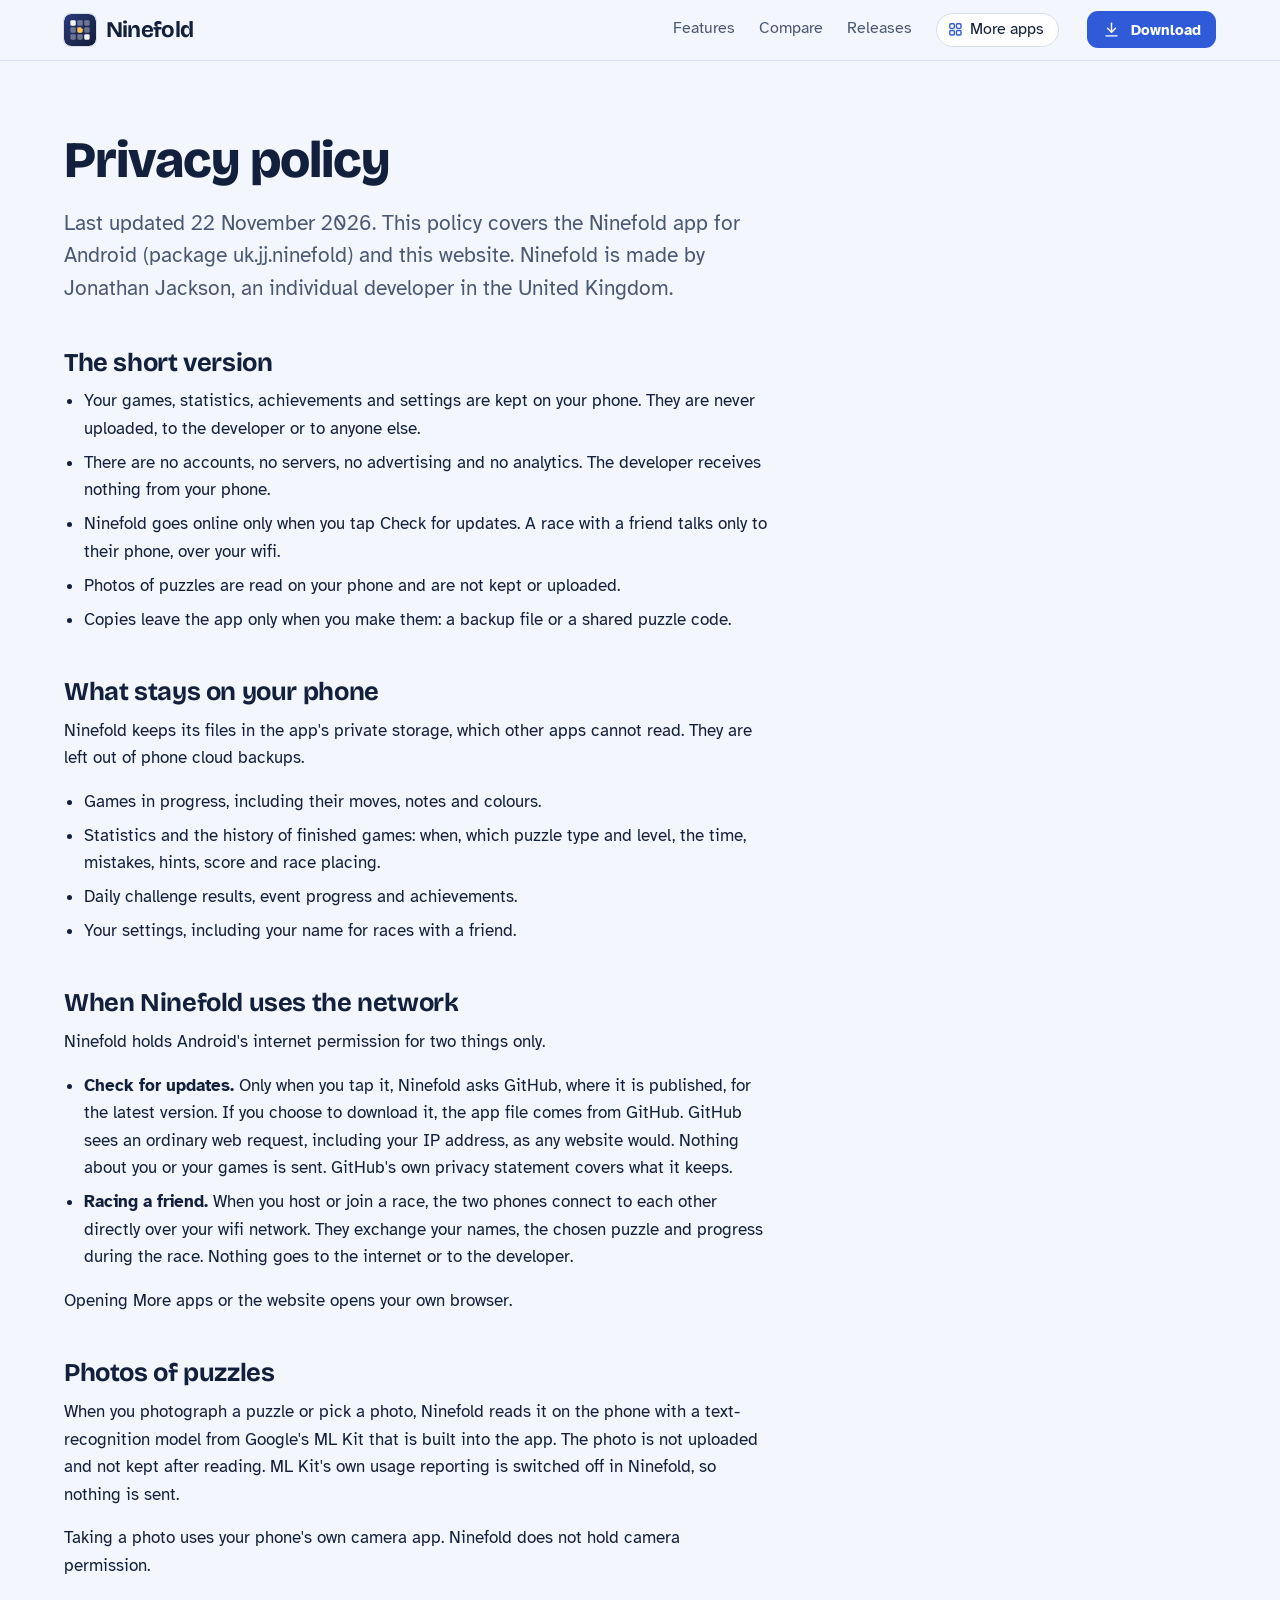
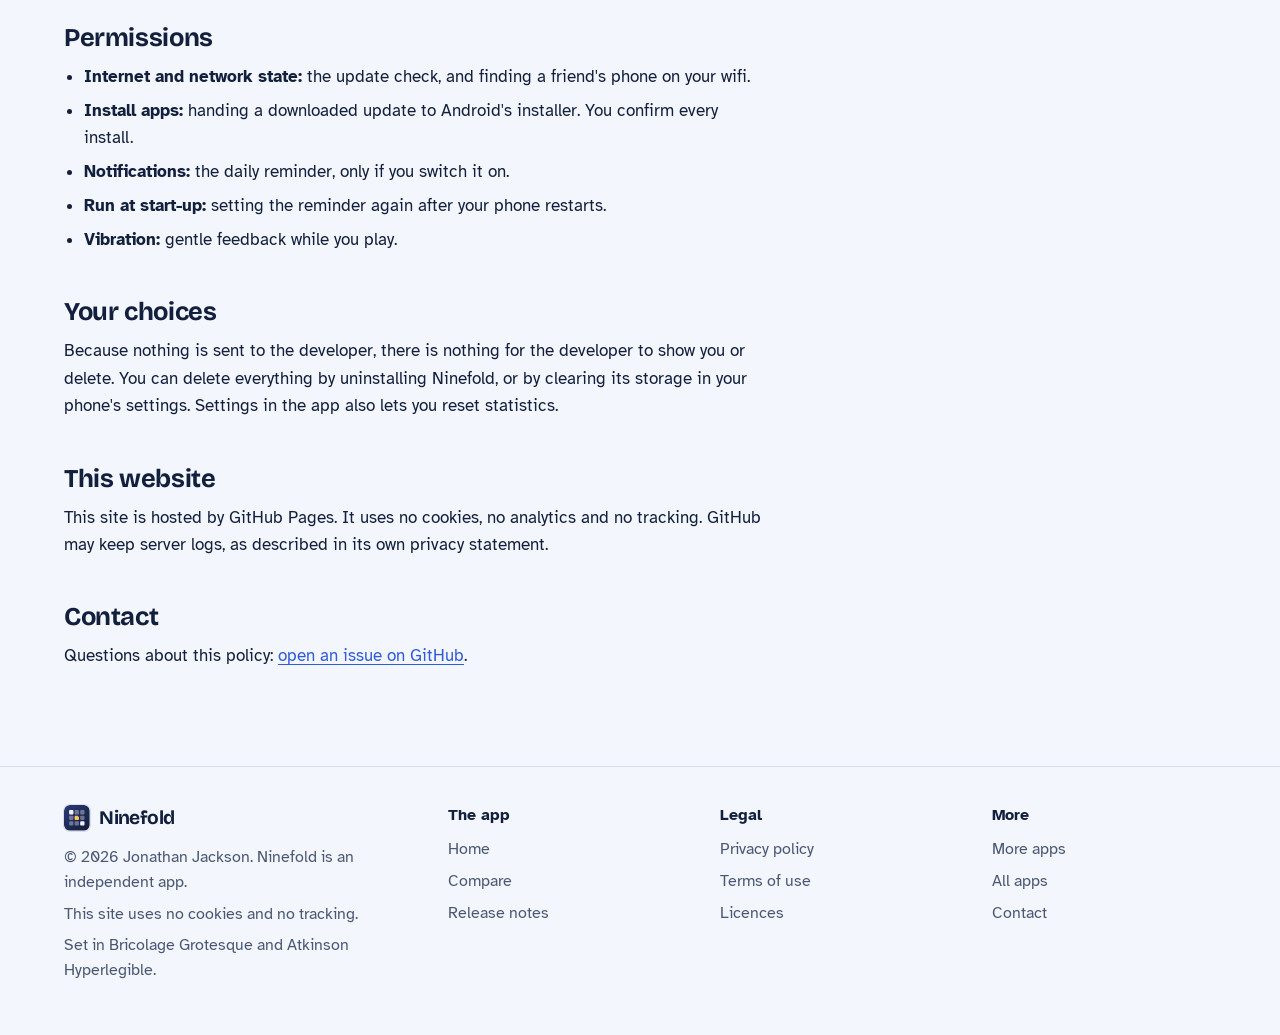
<file: privacy.html>
<!DOCTYPE html>
<html lang="en-GB">
<head>
<meta charset="utf-8">
<meta name="viewport" content="width=device-width, initial-scale=1">
<title>Ninefold privacy policy</title>
<meta name="description" content="How Ninefold, the free Sudoku app, keeps your games on your phone and what little it does online.">
<meta name="author" content="Jonathan Jackson">
<link rel="canonical" href="https://customgpter.github.io/ninefold/privacy.html">
<meta name="theme-color" content="#f3f6fc" media="(prefers-color-scheme: light)">
<meta name="theme-color" content="#0c1226" media="(prefers-color-scheme: dark)">
<meta property="og:type" content="website">
<meta property="og:site_name" content="Ninefold">
<meta property="og:title" content="Ninefold privacy policy">
<meta property="og:description" content="How Ninefold, the free Sudoku app, keeps your games on your phone and what little it does online.">
<meta property="og:url" content="https://customgpter.github.io/ninefold/privacy.html">
<meta property="og:image" content="https://customgpter.github.io/ninefold/assets/og.png">
<meta property="og:image:width" content="1200">
<meta property="og:image:height" content="630">
<meta property="og:image:alt" content="Ninefold: a Sudoku board, the daily challenge calendar and a race against computer players">
<meta property="og:locale" content="en_GB">
<meta name="twitter:card" content="summary_large_image">
<link rel="icon" href="./assets/favicon.svg" type="image/svg+xml">
<link rel="apple-touch-icon" href="./assets/apple-touch-icon.png">
<link rel="preload" href="./assets/fonts/bricolage-grotesque-latin.woff2" as="font" type="font/woff2" crossorigin>
<link rel="preload" href="./assets/fonts/atkinson-hyperlegible-latin-400-normal.woff2" as="font" type="font/woff2" crossorigin>
<link rel="stylesheet" href="./assets/site.css?v=1">
<link rel="stylesheet" href="./assets/house.css?v=1">
<link rel="stylesheet" href="./assets/apps-list.css?v=1">
<script src="./assets/apps-list.js?v=1" defer></script>
</head>
<body>
<a class="skip" href="#main">Skip to content</a>
<header class="masthead">
<div class="wrap">
<a class="brand" href="./" aria-label="Ninefold home"><svg viewBox="0 0 108 108" aria-hidden="true"><defs><linearGradient id="nfg" x1="0" y1="0" x2="1" y2="1"><stop offset="0" stop-color="#2B3A7A"/><stop offset=".55" stop-color="#1E2A55"/><stop offset="1" stop-color="#141B38"/></linearGradient></defs><rect width="108" height="108" rx="24" fill="url(#nfg)"/><g transform="translate(54 54) scale(1.3) translate(-54 -54)"><rect x="29" y="29" width="14" height="14" rx="3" fill="#fff" fill-opacity="0.95"/><rect x="47" y="29" width="14" height="14" rx="3" fill="#fff" fill-opacity="0.35"/><rect x="65" y="29" width="14" height="14" rx="3" fill="#fff" fill-opacity="0.35"/><rect x="29" y="47" width="14" height="14" rx="3" fill="#fff" fill-opacity="0.35"/><path fill="#FFC857" d="M50 47h6l5 5v6a3 3 0 0 1-3 3h-8a3 3 0 0 1-3-3v-8a3 3 0 0 1 3-3z"/><path fill="#E0A93A" d="M56 47v3a2 2 0 0 0 2 2h3z"/><rect x="65" y="47" width="14" height="14" rx="3" fill="#fff" fill-opacity="0.35"/><rect x="29" y="65" width="14" height="14" rx="3" fill="#fff" fill-opacity="0.35"/><rect x="47" y="65" width="14" height="14" rx="3" fill="#fff" fill-opacity="0.35"/><rect x="65" y="65" width="14" height="14" rx="3" fill="#fff" fill-opacity="0.95"/></g></svg><span>Ninefold</span></a>
<nav aria-label="Main"><ul><li><a href="./#features">Features</a></li><li><a href="./compare.html">Compare</a></li><li><a href="./releases.html">Releases</a></li><li><a class="more-apps" href="./more-apps.html"><svg class="ico" viewBox="0 0 24 24" aria-hidden="true"><rect x="4" y="4" width="6.5" height="6.5" rx="1.6"/><rect x="13.5" y="4" width="6.5" height="6.5" rx="1.6"/><rect x="4" y="13.5" width="6.5" height="6.5" rx="1.6"/><rect x="13.5" y="13.5" width="6.5" height="6.5" rx="1.6"/></svg>More apps</a></li></ul></nav>
<a class="button small" href="https://github.com/CustomGPTer/ninefold/releases/latest/download/Ninefold.apk"><svg class="ico" viewBox="0 0 24 24" aria-hidden="true"><path d="M12 4v11"/><path d="M7 10.5l5 5 5-5"/><path d="M5 20h14"/></svg>Download</a>
</div>
</header>
<main id="main" class="doc">
<div class="wrap">
<div class="measure">
<h1>Privacy policy</h1>
<p class="lede">Last updated 22 November 2026. This policy covers the Ninefold app for Android (package uk.jj.ninefold) and this website. Ninefold is made by Jonathan Jackson, an individual developer in the United Kingdom.</p>
<h2 id="short">The short version</h2><ul>
<li>Your games, statistics, achievements and settings are kept on your phone. They are never uploaded, to the developer or to anyone else.</li>
<li>There are no accounts, no servers, no advertising and no analytics. The developer receives nothing from your phone.</li>
<li>Ninefold goes online only when you tap Check for updates. A race with a friend talks only to their phone, over your wifi.</li>
<li>Photos of puzzles are read on your phone and are not kept or uploaded.</li>
<li>Copies leave the app only when you make them: a backup file or a shared puzzle code.</li>
</ul><h2 id="kept">What stays on your phone</h2><p>Ninefold keeps its files in the app's private storage, which other apps cannot read. They are left out of phone cloud backups.</p>
<ul><li>Games in progress, including their moves, notes and colours.</li>
<li>Statistics and the history of finished games: when, which puzzle type and level, the time, mistakes, hints, score and race placing.</li>
<li>Daily challenge results, event progress and achievements.</li>
<li>Your settings, including your name for races with a friend.</li></ul><h2 id="online">When Ninefold uses the network</h2><p>Ninefold holds Android's internet permission for two things only.</p>
<ul><li><b>Check for updates.</b> Only when you tap it, Ninefold asks GitHub, where it is published, for the latest version. If you choose to download it, the app file comes from GitHub. GitHub sees an ordinary web request, including your IP address, as any website would. Nothing about you or your games is sent. GitHub's own privacy statement covers what it keeps.</li>
<li><b>Racing a friend.</b> When you host or join a race, the two phones connect to each other directly over your wifi network. They exchange your names, the chosen puzzle and progress during the race. Nothing goes to the internet or to the developer.</li></ul>
<p>Opening More apps or the website opens your own browser.</p><h2 id="photos">Photos of puzzles</h2><p>When you photograph a puzzle or pick a photo, Ninefold reads it on the phone with a text-recognition model from Google's ML Kit that is built into the app. The photo is not uploaded and not kept after reading. ML Kit's own usage reporting is switched off in Ninefold, so nothing is sent.</p>
<p>Taking a photo uses your phone's own camera app. Ninefold does not hold camera permission.</p><h2 id="permissions">Permissions</h2><ul><li><b>Internet and network state:</b> the update check, and finding a friend's phone on your wifi.</li>
<li><b>Install apps:</b> handing a downloaded update to Android's installer. You confirm every install.</li>
<li><b>Notifications:</b> the daily reminder, only if you switch it on.</li>
<li><b>Run at start-up:</b> setting the reminder again after your phone restarts.</li>
<li><b>Vibration:</b> gentle feedback while you play.</li></ul><h2 id="rights">Your choices</h2><p>Because nothing is sent to the developer, there is nothing for the developer to show you or delete. You can delete everything by uninstalling Ninefold, or by clearing its storage in your phone's settings. Settings in the app also lets you reset statistics.</p><h2 id="site">This website</h2><p>This site is hosted by GitHub Pages. It uses no cookies, no analytics and no tracking. GitHub may keep server logs, as described in its own privacy statement.</p><h2 id="contact">Contact</h2><p>Questions about this policy: <a href="https://github.com/CustomGPTer/ninefold/issues">open an issue on GitHub</a>.</p>
</div>
</div>
</main>
<footer class="colophon">
<div class="wrap">
<div>
<a class="brand" href="./" aria-label="Ninefold home"><svg viewBox="0 0 108 108" aria-hidden="true"><defs><linearGradient id="nfg" x1="0" y1="0" x2="1" y2="1"><stop offset="0" stop-color="#2B3A7A"/><stop offset=".55" stop-color="#1E2A55"/><stop offset="1" stop-color="#141B38"/></linearGradient></defs><rect width="108" height="108" rx="24" fill="url(#nfg)"/><g transform="translate(54 54) scale(1.3) translate(-54 -54)"><rect x="29" y="29" width="14" height="14" rx="3" fill="#fff" fill-opacity="0.95"/><rect x="47" y="29" width="14" height="14" rx="3" fill="#fff" fill-opacity="0.35"/><rect x="65" y="29" width="14" height="14" rx="3" fill="#fff" fill-opacity="0.35"/><rect x="29" y="47" width="14" height="14" rx="3" fill="#fff" fill-opacity="0.35"/><path fill="#FFC857" d="M50 47h6l5 5v6a3 3 0 0 1-3 3h-8a3 3 0 0 1-3-3v-8a3 3 0 0 1 3-3z"/><path fill="#E0A93A" d="M56 47v3a2 2 0 0 0 2 2h3z"/><rect x="65" y="47" width="14" height="14" rx="3" fill="#fff" fill-opacity="0.35"/><rect x="29" y="65" width="14" height="14" rx="3" fill="#fff" fill-opacity="0.35"/><rect x="47" y="65" width="14" height="14" rx="3" fill="#fff" fill-opacity="0.35"/><rect x="65" y="65" width="14" height="14" rx="3" fill="#fff" fill-opacity="0.95"/></g></svg><span>Ninefold</span></a>
<p>&copy; 2026 Jonathan Jackson. Ninefold is an independent app.</p>
<p>This site uses no cookies and no tracking.</p>
<p>Set in Bricolage Grotesque and Atkinson Hyperlegible.</p>
</div>
<nav aria-label="The app"><h2>The app</h2><ul>
<li><a href="./">Home</a></li>
<li><a href="./compare.html">Compare</a></li>
<li><a href="./releases.html">Release notes</a></li>
</ul></nav>
<nav aria-label="Legal"><h2>Legal</h2><ul>
<li><a href="./privacy.html">Privacy policy</a></li>
<li><a href="./terms.html">Terms of use</a></li>
<li><a href="./licences.html">Licences</a></li>
</ul></nav>
<nav aria-label="More"><h2>More</h2><ul>
<li><a href="./more-apps.html">More apps</a></li>
<li><a href="https://customgpter.github.io/">All apps</a></li>
<li><a href="https://github.com/CustomGPTer/ninefold/issues">Contact</a></li>
</ul></nav>
</div>
</footer>
</body>
</html>
</file>
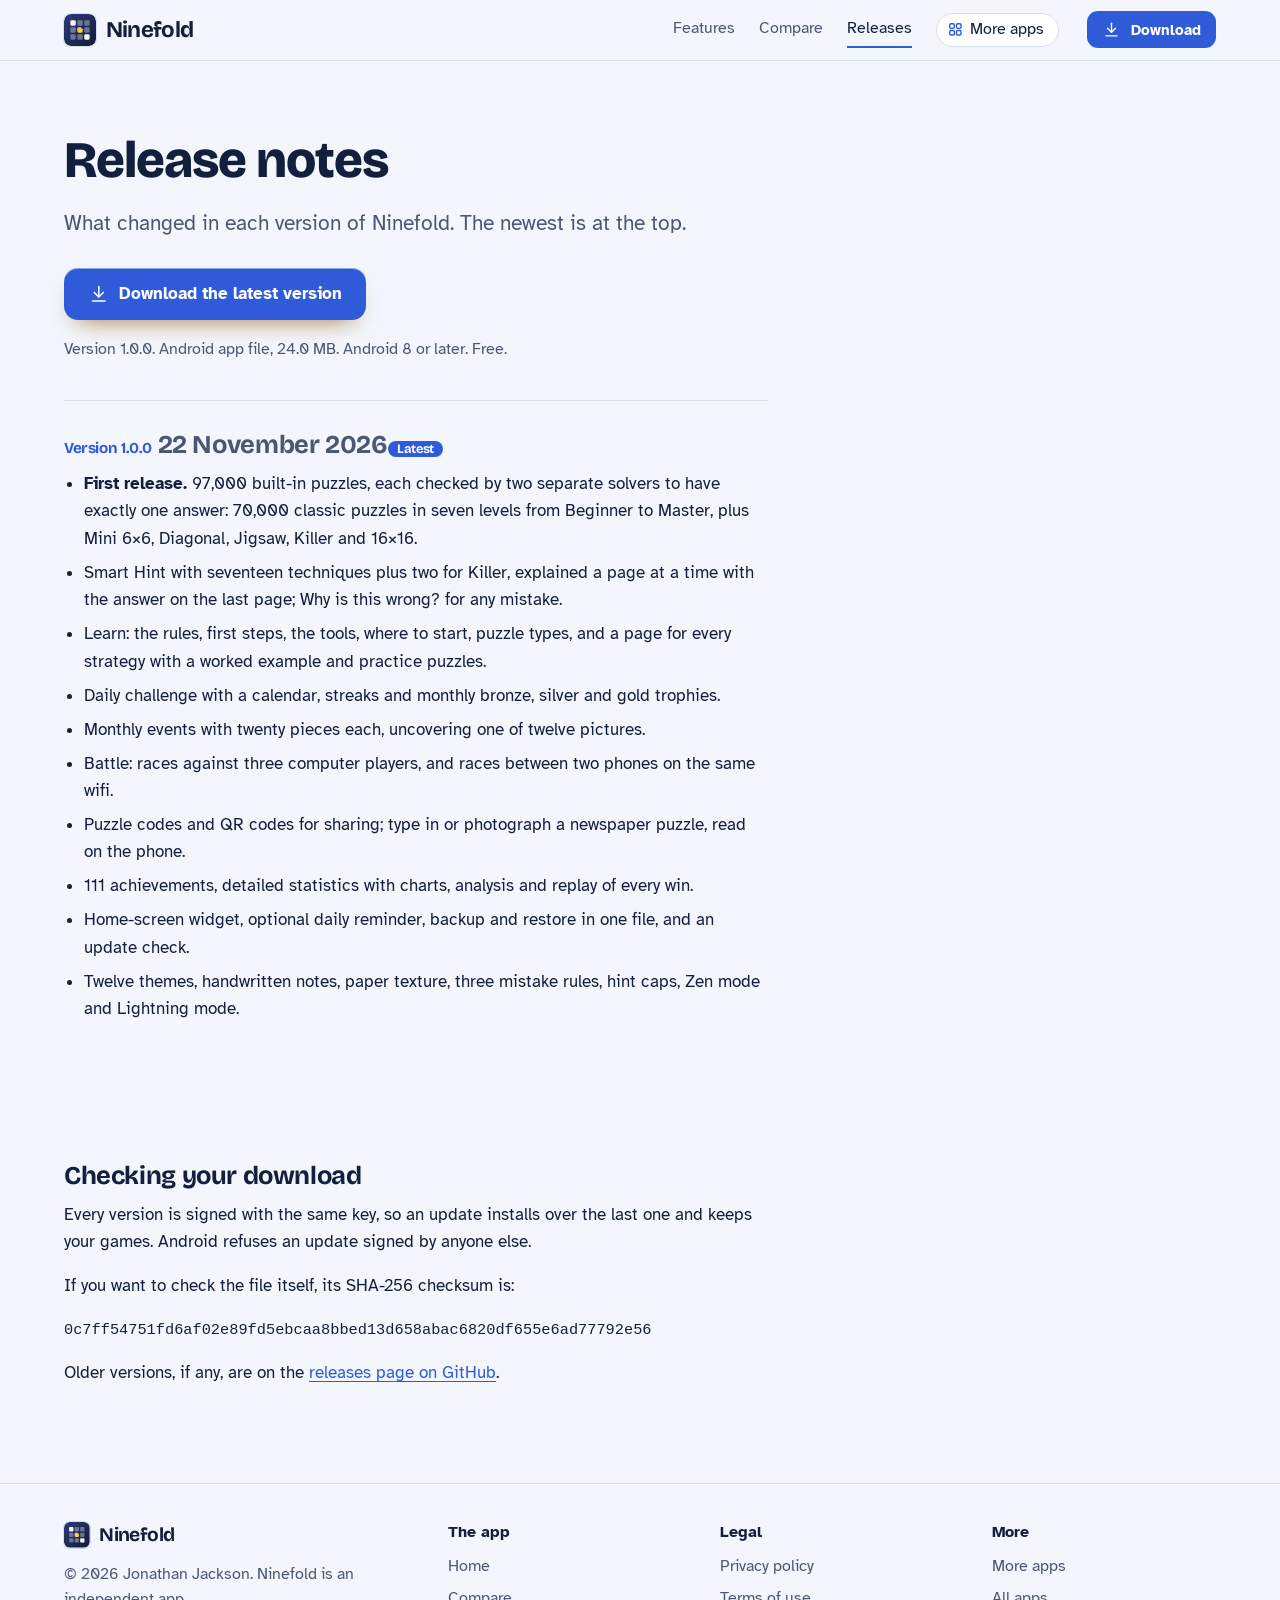
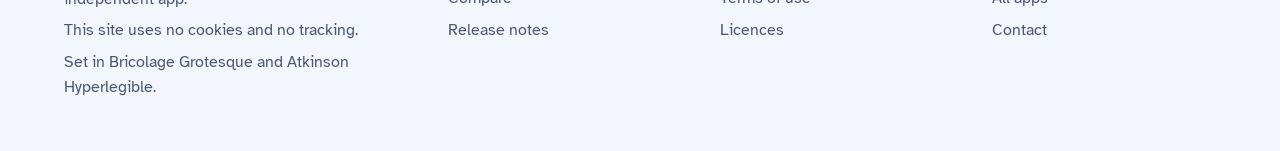
<file: releases.html>
<!DOCTYPE html>
<html lang="en-GB">
<head>
<meta charset="utf-8">
<meta name="viewport" content="width=device-width, initial-scale=1">
<title>Ninefold release notes</title>
<meta name="description" content="What is new in each version of Ninefold, the free Sudoku app for Android, with the download and its checksum.">
<meta name="author" content="Jonathan Jackson">
<link rel="canonical" href="https://customgpter.github.io/ninefold/releases.html">
<meta name="theme-color" content="#f3f6fc" media="(prefers-color-scheme: light)">
<meta name="theme-color" content="#0c1226" media="(prefers-color-scheme: dark)">
<meta property="og:type" content="website">
<meta property="og:site_name" content="Ninefold">
<meta property="og:title" content="Ninefold release notes">
<meta property="og:description" content="What is new in each version of Ninefold, the free Sudoku app for Android, with the download and its checksum.">
<meta property="og:url" content="https://customgpter.github.io/ninefold/releases.html">
<meta property="og:image" content="https://customgpter.github.io/ninefold/assets/og.png">
<meta property="og:image:width" content="1200">
<meta property="og:image:height" content="630">
<meta property="og:image:alt" content="Ninefold: a Sudoku board, the daily challenge calendar and a race against computer players">
<meta property="og:locale" content="en_GB">
<meta name="twitter:card" content="summary_large_image">
<link rel="icon" href="./assets/favicon.svg" type="image/svg+xml">
<link rel="apple-touch-icon" href="./assets/apple-touch-icon.png">
<link rel="preload" href="./assets/fonts/bricolage-grotesque-latin.woff2" as="font" type="font/woff2" crossorigin>
<link rel="preload" href="./assets/fonts/atkinson-hyperlegible-latin-400-normal.woff2" as="font" type="font/woff2" crossorigin>
<link rel="stylesheet" href="./assets/site.css?v=1">
<link rel="stylesheet" href="./assets/house.css?v=1">
<link rel="stylesheet" href="./assets/apps-list.css?v=1">
<script src="./assets/apps-list.js?v=1" defer></script>
</head>
<body>
<a class="skip" href="#main">Skip to content</a>
<header class="masthead">
<div class="wrap">
<a class="brand" href="./" aria-label="Ninefold home"><svg viewBox="0 0 108 108" aria-hidden="true"><defs><linearGradient id="nfg" x1="0" y1="0" x2="1" y2="1"><stop offset="0" stop-color="#2B3A7A"/><stop offset=".55" stop-color="#1E2A55"/><stop offset="1" stop-color="#141B38"/></linearGradient></defs><rect width="108" height="108" rx="24" fill="url(#nfg)"/><g transform="translate(54 54) scale(1.3) translate(-54 -54)"><rect x="29" y="29" width="14" height="14" rx="3" fill="#fff" fill-opacity="0.95"/><rect x="47" y="29" width="14" height="14" rx="3" fill="#fff" fill-opacity="0.35"/><rect x="65" y="29" width="14" height="14" rx="3" fill="#fff" fill-opacity="0.35"/><rect x="29" y="47" width="14" height="14" rx="3" fill="#fff" fill-opacity="0.35"/><path fill="#FFC857" d="M50 47h6l5 5v6a3 3 0 0 1-3 3h-8a3 3 0 0 1-3-3v-8a3 3 0 0 1 3-3z"/><path fill="#E0A93A" d="M56 47v3a2 2 0 0 0 2 2h3z"/><rect x="65" y="47" width="14" height="14" rx="3" fill="#fff" fill-opacity="0.35"/><rect x="29" y="65" width="14" height="14" rx="3" fill="#fff" fill-opacity="0.35"/><rect x="47" y="65" width="14" height="14" rx="3" fill="#fff" fill-opacity="0.35"/><rect x="65" y="65" width="14" height="14" rx="3" fill="#fff" fill-opacity="0.95"/></g></svg><span>Ninefold</span></a>
<nav aria-label="Main"><ul><li><a href="./#features">Features</a></li><li><a href="./compare.html">Compare</a></li><li><a href="./releases.html" aria-current="page">Releases</a></li><li><a class="more-apps" href="./more-apps.html"><svg class="ico" viewBox="0 0 24 24" aria-hidden="true"><rect x="4" y="4" width="6.5" height="6.5" rx="1.6"/><rect x="13.5" y="4" width="6.5" height="6.5" rx="1.6"/><rect x="4" y="13.5" width="6.5" height="6.5" rx="1.6"/><rect x="13.5" y="13.5" width="6.5" height="6.5" rx="1.6"/></svg>More apps</a></li></ul></nav>
<a class="button small" href="https://github.com/CustomGPTer/ninefold/releases/latest/download/Ninefold.apk"><svg class="ico" viewBox="0 0 24 24" aria-hidden="true"><path d="M12 4v11"/><path d="M7 10.5l5 5 5-5"/><path d="M5 20h14"/></svg>Download</a>
</div>
</header>
<main id="main" class="doc">
<div class="wrap">
<div class="measure">
<h1>Release notes</h1>
<p class="lede">What changed in each version of Ninefold. The newest is at the top.</p>
<p class="get"><a class="button" href="https://github.com/CustomGPTer/ninefold/releases/latest/download/Ninefold.apk"><svg class="ico" viewBox="0 0 24 24" aria-hidden="true"><path d="M12 4v11"/><path d="M7 10.5l5 5 5-5"/><path d="M5 20h14"/></svg>Download the latest version</a></p>
<p class="facts">Version 1.0.0. Android app file, 24.0 MB. Android 8 or later. Free.</p>
<section class="release" id="v1.0.0"><h2><span class="ver">Version 1.0.0</span> <span class="when">22 November 2026</span><span class="tag">Latest</span></h2><ul><li><b>First release.</b> 97,000 built-in puzzles, each checked by two separate solvers to have exactly one answer: 70,000 classic puzzles in seven levels from Beginner to Master, plus Mini 6×6, Diagonal, Jigsaw, Killer and 16×16.</li><li>Smart Hint with seventeen techniques plus two for Killer, explained a page at a time with the answer on the last page; Why is this wrong? for any mistake.</li><li>Learn: the rules, first steps, the tools, where to start, puzzle types, and a page for every strategy with a worked example and practice puzzles.</li><li>Daily challenge with a calendar, streaks and monthly bronze, silver and gold trophies.</li><li>Monthly events with twenty pieces each, uncovering one of twelve pictures.</li><li>Battle: races against three computer players, and races between two phones on the same wifi.</li><li>Puzzle codes and QR codes for sharing; type in or photograph a newspaper puzzle, read on the phone.</li><li>111 achievements, detailed statistics with charts, analysis and replay of every win.</li><li>Home-screen widget, optional daily reminder, backup and restore in one file, and an update check.</li><li>Twelve themes, handwritten notes, paper texture, three mistake rules, hint caps, Zen mode and Lightning mode.</li></ul></section>
<h2 id="checking">Checking your download</h2>
<p>Every version is signed with the same key, so an update installs over the last one and keeps your games. Android refuses an update signed by anyone else.</p>
<p>If you want to check the file itself, its SHA-256 checksum is:</p>
<p><code>0c7ff54751fd6af02e89fd5ebcaa8bbed13d658abac6820df655e6ad77792e56</code></p>
<p>Older versions, if any, are on the <a href="https://github.com/CustomGPTer/ninefold/releases">releases page on GitHub</a>.</p>
</div>
</div>
</main>
<footer class="colophon">
<div class="wrap">
<div>
<a class="brand" href="./" aria-label="Ninefold home"><svg viewBox="0 0 108 108" aria-hidden="true"><defs><linearGradient id="nfg" x1="0" y1="0" x2="1" y2="1"><stop offset="0" stop-color="#2B3A7A"/><stop offset=".55" stop-color="#1E2A55"/><stop offset="1" stop-color="#141B38"/></linearGradient></defs><rect width="108" height="108" rx="24" fill="url(#nfg)"/><g transform="translate(54 54) scale(1.3) translate(-54 -54)"><rect x="29" y="29" width="14" height="14" rx="3" fill="#fff" fill-opacity="0.95"/><rect x="47" y="29" width="14" height="14" rx="3" fill="#fff" fill-opacity="0.35"/><rect x="65" y="29" width="14" height="14" rx="3" fill="#fff" fill-opacity="0.35"/><rect x="29" y="47" width="14" height="14" rx="3" fill="#fff" fill-opacity="0.35"/><path fill="#FFC857" d="M50 47h6l5 5v6a3 3 0 0 1-3 3h-8a3 3 0 0 1-3-3v-8a3 3 0 0 1 3-3z"/><path fill="#E0A93A" d="M56 47v3a2 2 0 0 0 2 2h3z"/><rect x="65" y="47" width="14" height="14" rx="3" fill="#fff" fill-opacity="0.35"/><rect x="29" y="65" width="14" height="14" rx="3" fill="#fff" fill-opacity="0.35"/><rect x="47" y="65" width="14" height="14" rx="3" fill="#fff" fill-opacity="0.35"/><rect x="65" y="65" width="14" height="14" rx="3" fill="#fff" fill-opacity="0.95"/></g></svg><span>Ninefold</span></a>
<p>&copy; 2026 Jonathan Jackson. Ninefold is an independent app.</p>
<p>This site uses no cookies and no tracking.</p>
<p>Set in Bricolage Grotesque and Atkinson Hyperlegible.</p>
</div>
<nav aria-label="The app"><h2>The app</h2><ul>
<li><a href="./">Home</a></li>
<li><a href="./compare.html">Compare</a></li>
<li><a href="./releases.html">Release notes</a></li>
</ul></nav>
<nav aria-label="Legal"><h2>Legal</h2><ul>
<li><a href="./privacy.html">Privacy policy</a></li>
<li><a href="./terms.html">Terms of use</a></li>
<li><a href="./licences.html">Licences</a></li>
</ul></nav>
<nav aria-label="More"><h2>More</h2><ul>
<li><a href="./more-apps.html">More apps</a></li>
<li><a href="https://customgpter.github.io/">All apps</a></li>
<li><a href="https://github.com/CustomGPTer/ninefold/issues">Contact</a></li>
</ul></nav>
</div>
</footer>
</body>
</html>
</file>
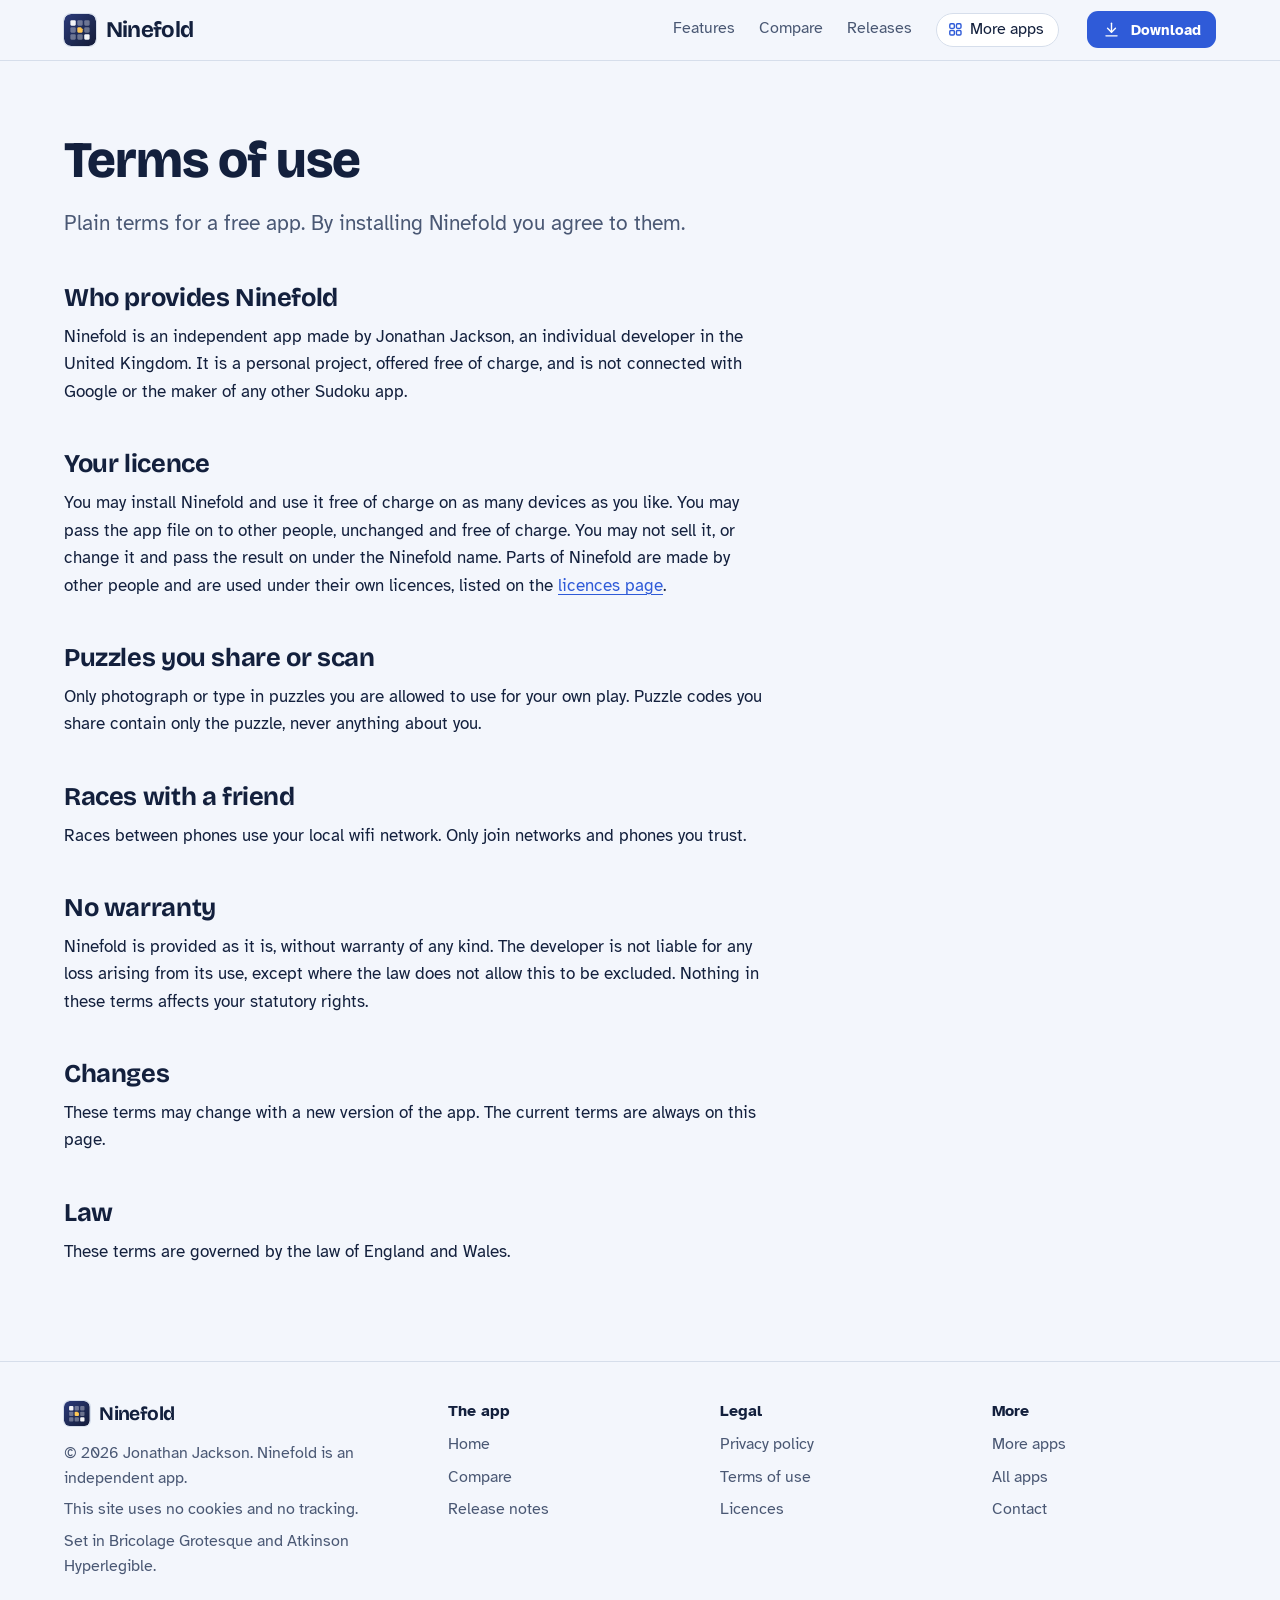
<file: terms.html>
<!DOCTYPE html>
<html lang="en-GB">
<head>
<meta charset="utf-8">
<meta name="viewport" content="width=device-width, initial-scale=1">
<title>Ninefold terms of use</title>
<meta name="description" content="The plain terms for using Ninefold, a free Sudoku app for Android.">
<meta name="author" content="Jonathan Jackson">
<link rel="canonical" href="https://customgpter.github.io/ninefold/terms.html">
<meta name="theme-color" content="#f3f6fc" media="(prefers-color-scheme: light)">
<meta name="theme-color" content="#0c1226" media="(prefers-color-scheme: dark)">
<meta property="og:type" content="website">
<meta property="og:site_name" content="Ninefold">
<meta property="og:title" content="Ninefold terms of use">
<meta property="og:description" content="The plain terms for using Ninefold, a free Sudoku app for Android.">
<meta property="og:url" content="https://customgpter.github.io/ninefold/terms.html">
<meta property="og:image" content="https://customgpter.github.io/ninefold/assets/og.png">
<meta property="og:image:width" content="1200">
<meta property="og:image:height" content="630">
<meta property="og:image:alt" content="Ninefold: a Sudoku board, the daily challenge calendar and a race against computer players">
<meta property="og:locale" content="en_GB">
<meta name="twitter:card" content="summary_large_image">
<link rel="icon" href="./assets/favicon.svg" type="image/svg+xml">
<link rel="apple-touch-icon" href="./assets/apple-touch-icon.png">
<link rel="preload" href="./assets/fonts/bricolage-grotesque-latin.woff2" as="font" type="font/woff2" crossorigin>
<link rel="preload" href="./assets/fonts/atkinson-hyperlegible-latin-400-normal.woff2" as="font" type="font/woff2" crossorigin>
<link rel="stylesheet" href="./assets/site.css?v=1">
<link rel="stylesheet" href="./assets/house.css?v=1">
<link rel="stylesheet" href="./assets/apps-list.css?v=1">
<script src="./assets/apps-list.js?v=1" defer></script>
</head>
<body>
<a class="skip" href="#main">Skip to content</a>
<header class="masthead">
<div class="wrap">
<a class="brand" href="./" aria-label="Ninefold home"><svg viewBox="0 0 108 108" aria-hidden="true"><defs><linearGradient id="nfg" x1="0" y1="0" x2="1" y2="1"><stop offset="0" stop-color="#2B3A7A"/><stop offset=".55" stop-color="#1E2A55"/><stop offset="1" stop-color="#141B38"/></linearGradient></defs><rect width="108" height="108" rx="24" fill="url(#nfg)"/><g transform="translate(54 54) scale(1.3) translate(-54 -54)"><rect x="29" y="29" width="14" height="14" rx="3" fill="#fff" fill-opacity="0.95"/><rect x="47" y="29" width="14" height="14" rx="3" fill="#fff" fill-opacity="0.35"/><rect x="65" y="29" width="14" height="14" rx="3" fill="#fff" fill-opacity="0.35"/><rect x="29" y="47" width="14" height="14" rx="3" fill="#fff" fill-opacity="0.35"/><path fill="#FFC857" d="M50 47h6l5 5v6a3 3 0 0 1-3 3h-8a3 3 0 0 1-3-3v-8a3 3 0 0 1 3-3z"/><path fill="#E0A93A" d="M56 47v3a2 2 0 0 0 2 2h3z"/><rect x="65" y="47" width="14" height="14" rx="3" fill="#fff" fill-opacity="0.35"/><rect x="29" y="65" width="14" height="14" rx="3" fill="#fff" fill-opacity="0.35"/><rect x="47" y="65" width="14" height="14" rx="3" fill="#fff" fill-opacity="0.35"/><rect x="65" y="65" width="14" height="14" rx="3" fill="#fff" fill-opacity="0.95"/></g></svg><span>Ninefold</span></a>
<nav aria-label="Main"><ul><li><a href="./#features">Features</a></li><li><a href="./compare.html">Compare</a></li><li><a href="./releases.html">Releases</a></li><li><a class="more-apps" href="./more-apps.html"><svg class="ico" viewBox="0 0 24 24" aria-hidden="true"><rect x="4" y="4" width="6.5" height="6.5" rx="1.6"/><rect x="13.5" y="4" width="6.5" height="6.5" rx="1.6"/><rect x="4" y="13.5" width="6.5" height="6.5" rx="1.6"/><rect x="13.5" y="13.5" width="6.5" height="6.5" rx="1.6"/></svg>More apps</a></li></ul></nav>
<a class="button small" href="https://github.com/CustomGPTer/ninefold/releases/latest/download/Ninefold.apk"><svg class="ico" viewBox="0 0 24 24" aria-hidden="true"><path d="M12 4v11"/><path d="M7 10.5l5 5 5-5"/><path d="M5 20h14"/></svg>Download</a>
</div>
</header>
<main id="main" class="doc">
<div class="wrap">
<div class="measure">
<h1>Terms of use</h1>
<p class="lede">Plain terms for a free app. By installing Ninefold you agree to them.</p>
<h2 id="who">Who provides Ninefold</h2><p>Ninefold is an independent app made by Jonathan Jackson, an individual developer in the United Kingdom. It is a personal project, offered free of charge, and is not connected with Google or the maker of any other Sudoku app.</p><h2 id="licence">Your licence</h2><p>You may install Ninefold and use it free of charge on as many devices as you like. You may pass the app file on to other people, unchanged and free of charge. You may not sell it, or change it and pass the result on under the Ninefold name. Parts of Ninefold are made by other people and are used under their own licences, listed on the <a href="licences.html">licences page</a>.</p><h2 id="puzzles">Puzzles you share or scan</h2><p>Only photograph or type in puzzles you are allowed to use for your own play. Puzzle codes you share contain only the puzzle, never anything about you.</p><h2 id="races">Races with a friend</h2><p>Races between phones use your local wifi network. Only join networks and phones you trust.</p><h2 id="warranty">No warranty</h2><p>Ninefold is provided as it is, without warranty of any kind. The developer is not liable for any loss arising from its use, except where the law does not allow this to be excluded. Nothing in these terms affects your statutory rights.</p><h2 id="changes">Changes</h2><p>These terms may change with a new version of the app. The current terms are always on this page.</p><h2 id="law">Law</h2><p>These terms are governed by the law of England and Wales.</p>
</div>
</div>
</main>
<footer class="colophon">
<div class="wrap">
<div>
<a class="brand" href="./" aria-label="Ninefold home"><svg viewBox="0 0 108 108" aria-hidden="true"><defs><linearGradient id="nfg" x1="0" y1="0" x2="1" y2="1"><stop offset="0" stop-color="#2B3A7A"/><stop offset=".55" stop-color="#1E2A55"/><stop offset="1" stop-color="#141B38"/></linearGradient></defs><rect width="108" height="108" rx="24" fill="url(#nfg)"/><g transform="translate(54 54) scale(1.3) translate(-54 -54)"><rect x="29" y="29" width="14" height="14" rx="3" fill="#fff" fill-opacity="0.95"/><rect x="47" y="29" width="14" height="14" rx="3" fill="#fff" fill-opacity="0.35"/><rect x="65" y="29" width="14" height="14" rx="3" fill="#fff" fill-opacity="0.35"/><rect x="29" y="47" width="14" height="14" rx="3" fill="#fff" fill-opacity="0.35"/><path fill="#FFC857" d="M50 47h6l5 5v6a3 3 0 0 1-3 3h-8a3 3 0 0 1-3-3v-8a3 3 0 0 1 3-3z"/><path fill="#E0A93A" d="M56 47v3a2 2 0 0 0 2 2h3z"/><rect x="65" y="47" width="14" height="14" rx="3" fill="#fff" fill-opacity="0.35"/><rect x="29" y="65" width="14" height="14" rx="3" fill="#fff" fill-opacity="0.35"/><rect x="47" y="65" width="14" height="14" rx="3" fill="#fff" fill-opacity="0.35"/><rect x="65" y="65" width="14" height="14" rx="3" fill="#fff" fill-opacity="0.95"/></g></svg><span>Ninefold</span></a>
<p>&copy; 2026 Jonathan Jackson. Ninefold is an independent app.</p>
<p>This site uses no cookies and no tracking.</p>
<p>Set in Bricolage Grotesque and Atkinson Hyperlegible.</p>
</div>
<nav aria-label="The app"><h2>The app</h2><ul>
<li><a href="./">Home</a></li>
<li><a href="./compare.html">Compare</a></li>
<li><a href="./releases.html">Release notes</a></li>
</ul></nav>
<nav aria-label="Legal"><h2>Legal</h2><ul>
<li><a href="./privacy.html">Privacy policy</a></li>
<li><a href="./terms.html">Terms of use</a></li>
<li><a href="./licences.html">Licences</a></li>
</ul></nav>
<nav aria-label="More"><h2>More</h2><ul>
<li><a href="./more-apps.html">More apps</a></li>
<li><a href="https://customgpter.github.io/">All apps</a></li>
<li><a href="https://github.com/CustomGPTer/ninefold/issues">Contact</a></li>
</ul></nav>
</div>
</footer>
</body>
</html>
</file>
<file: assets/site.css>
@font-face{font-family:"Bricolage Grotesque";src:url("fonts/bricolage-grotesque-latin.woff2") format("woff2");font-weight:200 800;font-style:normal;font-display:swap}
@font-face{font-family:"Atkinson Hyperlegible";src:url("fonts/atkinson-hyperlegible-latin-400-normal.woff2") format("woff2");font-weight:400;font-style:normal;font-display:swap}
@font-face{font-family:"Atkinson Hyperlegible";src:url("fonts/atkinson-hyperlegible-latin-700-normal.woff2") format("woff2");font-weight:700;font-style:normal;font-display:swap}

/* Daylight page, night-time camera. The lamp colour is kept for the one thing to press and for what the camera has seen. */
:root{
  --page:#f2f5f9; --panel:#ffffff; --raised:#e8edf3; --ink:#0d1a2b; --soft:#465468; --rule:#d2dae4;
  --accent:#0a6a55; --accent-ink:#ffffff; --warn:#8a5200; --rec:#d3302f;
  --lamp:#ffb347; --lamp-ink:#231400; --lamp-text:#8a5200;
  --night:#09111e; --night-2:#111d30; --night-3:#1a2a43; --night-ink:#eaf0f8; --night-soft:#9fb0c7; --night-rule:#24364f; --iris:#55d6ab;
  --display:"Bricolage Grotesque","Atkinson Hyperlegible",system-ui,sans-serif;
  --sans:"Atkinson Hyperlegible",system-ui,-apple-system,"Segoe UI",Roboto,sans-serif;
  --mono:ui-monospace,SFMono-Regular,Menlo,Consolas,"Liberation Mono",monospace;
  color-scheme:light dark;
}
@media (prefers-color-scheme:dark){
  :root{--page:#0a111b; --panel:#111a27; --raised:#182434; --ink:#e9eef5; --soft:#a0aec0; --rule:#243247;
    --accent:#55d6ab; --accent-ink:#00281d; --warn:#ffb347; --rec:#ff6163; --lamp-text:#ffb347}
}

*,*::before,*::after{box-sizing:border-box}
html{-webkit-text-size-adjust:100%;scroll-behavior:smooth;scroll-padding-top:5.5rem}
@media (prefers-reduced-motion:reduce){html{scroll-behavior:auto}}
body{margin:0;background:var(--page);color:var(--ink);font:400 1.0625rem/1.62 var(--sans);text-rendering:optimizeLegibility;-webkit-font-smoothing:antialiased}
img,svg{max-width:100%;display:block}
a{color:var(--accent);text-decoration-thickness:.07em;text-underline-offset:.2em}
a:hover{text-decoration-thickness:.13em}
:focus-visible{outline:3px solid var(--lamp);outline-offset:3px;border-radius:6px}
code{font:.9em/1 var(--mono);overflow-wrap:anywhere}
h1,h2,h3{font-family:var(--display);font-weight:700;letter-spacing:-.015em;line-height:1.08;margin:0;text-wrap:balance}
p{margin:0 0 1rem}
.skip{position:absolute;left:-999px;top:0;background:var(--ink);color:var(--page);padding:.6rem 1rem;z-index:30;border-radius:0 0 8px 0}
.skip:focus{left:0}
.sr{position:absolute;width:1px;height:1px;overflow:hidden;clip-path:inset(50%);white-space:nowrap}
.wrap{width:min(72rem,100% - 2.5rem);margin-inline:auto}
.measure{max-width:44rem}
.ico{width:1.25em;height:1.25em;flex:none;fill:none;stroke:currentColor;stroke-width:1.75;stroke-linecap:round;stroke-linejoin:round}

/* ---------- masthead */
.masthead{position:sticky;top:0;z-index:20;background:color-mix(in srgb,var(--page) 88%,transparent);-webkit-backdrop-filter:blur(14px) saturate(1.3);backdrop-filter:blur(14px) saturate(1.3);border-bottom:1px solid var(--rule)}
.masthead .wrap{display:flex;flex-wrap:wrap;align-items:center;gap:.35rem 1.75rem;padding-block:.7rem}
.brand{display:inline-flex;align-items:center;gap:.6rem;font:700 1.4rem/1 var(--display);letter-spacing:-.03em;color:var(--ink);text-decoration:none;margin-right:auto}
.brand svg{width:2rem;height:2rem;flex:none;border-radius:.5rem;box-shadow:0 0 0 1px var(--rule)}
.masthead nav ul{display:flex;flex-wrap:wrap;align-items:center;gap:.15rem 1.5rem;list-style:none;margin:0;padding:0;font-size:1rem;line-height:1.3}
.masthead nav a{display:inline-flex;align-items:center;gap:.4rem;color:var(--soft);text-decoration:none;padding-block:.45rem;border-bottom:2px solid transparent}
.masthead nav a:hover{color:var(--ink)}
.masthead nav a[aria-current="page"]{color:var(--ink);border-bottom-color:var(--lamp)}
.masthead nav a.more-apps{color:var(--ink);border:1px solid var(--rule);border-radius:999px;padding:.34rem .85rem .34rem .65rem;background:var(--panel)}
.masthead nav a.more-apps .ico{width:1.05em;height:1.05em;color:var(--accent);stroke-width:2}
.masthead nav a.more-apps:hover,.masthead nav a.more-apps[aria-current="page"]{border-color:var(--accent)}
.button{display:inline-flex;align-items:center;gap:.6rem;background:var(--lamp);color:var(--lamp-ink);font:700 1.08rem/1.2 var(--sans);text-decoration:none;padding:.95rem 1.5rem;border-radius:14px;box-shadow:0 1px 0 rgba(255,255,255,.45) inset,0 12px 24px -14px rgba(138,82,0,.9)}
.button:hover{background:#ffc56e}
.button:active{transform:translateY(1px)}
.button.small{font-size:.95rem;padding:.55rem .95rem;border-radius:11px;box-shadow:none}
.button.quiet{background:none;box-shadow:none;border:1px solid var(--rule);color:var(--ink)}
.button.quiet:hover{border-color:var(--ink);background:none}
@media (max-width:52rem){
  .masthead nav{order:3;flex:1 0 100%}
  .masthead nav ul{gap:.1rem .85rem;font-size:.95rem}
  .masthead nav .wide{display:none}
}
@media (max-width:24rem){.masthead nav a.more-apps .ico{display:none}.masthead nav a.more-apps{padding-inline:.7rem}}

/* ---------- hero */
.hero{padding-block:clamp(2.2rem,6vw,4.75rem) clamp(2.5rem,6vw,4.5rem);overflow:hidden}
.hero-grid{display:grid;gap:clamp(2.25rem,5vw,4rem);align-items:center}
@media (min-width:62rem){.hero-grid{grid-template-columns:minmax(0,11fr) minmax(0,10fr)}}
.hero h1{font-size:clamp(2.6rem,6vw,4.25rem);font-weight:800;line-height:1;letter-spacing:-.022em;margin-bottom:1.5rem}
.lede{font-size:clamp(1.14rem,2vw,1.3rem);line-height:1.55;color:var(--soft);margin:0 0 1rem;max-width:34rem}
.get{display:flex;flex-wrap:wrap;align-items:center;gap:.9rem 1.5rem;margin:1.8rem 0 1.1rem}
.get .aside{font-weight:700;color:var(--ink)}
.facts{font-size:.98rem;line-height:1.5;color:var(--soft);margin:0 0 .5rem;max-width:36rem}
.pills{display:flex;flex-wrap:wrap;gap:.45rem;list-style:none;margin:0 0 1rem;padding:0;font-size:.95rem}
.pills li{border:1px solid var(--rule);border-radius:999px;padding:.22rem .8rem;background:var(--panel);color:var(--soft)}

/* the monitor: the camera's view, the day beneath it, and the alert it sends */
.monitor{position:relative;max-width:36rem;margin-inline:auto;width:100%;padding-bottom:3.1rem}
@media (min-width:62rem){.monitor{margin-inline:auto 0}}
.screen{position:relative;background:var(--night);border-radius:22px;padding:.6rem;box-shadow:0 0 0 1px var(--night-rule),0 30px 60px -30px rgba(9,17,30,.75)}
.cam{position:relative;border-radius:15px;overflow:hidden;aspect-ratio:16/10;background:#0b1626}
.cam svg{width:100%;height:100%}
.cam text{font:700 15px var(--sans);fill:#231400}
.hud{position:absolute;display:inline-flex;align-items:center;gap:.4rem;font:700 .76rem/1 var(--sans);color:var(--night-ink);background:rgba(6,12,22,.62);border-radius:999px;padding:.38rem .65rem;letter-spacing:.01em}
.hud i{width:.5rem;height:.5rem;border-radius:50%;background:var(--iris)}
.hud.watching{left:.7rem;top:.7rem}
.hud.rec{right:.7rem;top:.7rem}
.hud.rec i{background:#ff5a5c}
.hud.stamp{left:.7rem;bottom:.7rem;font:400 .74rem/1 var(--mono);border-radius:6px;color:#d5deea}
.hud.place{right:.7rem;bottom:.7rem;border-radius:6px;font-weight:400;color:#d5deea}
.day{padding:.85rem .55rem 2rem;color:var(--night-soft);font-size:.8rem;line-height:1.2}
.day-head{display:flex;justify-content:space-between;margin-bottom:.6rem}
.day-head b{color:var(--night-ink)}
.track{position:relative;height:1.5rem;border-radius:7px;background:repeating-linear-gradient(90deg,var(--night-3) 0 1px,transparent 1px calc(100% / 24)),var(--night-2);box-shadow:inset 0 0 0 1px var(--night-rule)}
.ev{position:absolute;top:3px;bottom:3px;width:max(5px,1.1%);border-radius:3px;background:var(--iris);left:var(--at)}
.ev.seen{background:var(--lamp)}
.now{position:absolute;top:-4px;bottom:-4px;left:var(--at);width:2px;background:var(--night-ink);border-radius:2px}
.hours{display:flex;justify-content:space-between;margin-top:.4rem;font-size:.72rem}
.alert{position:absolute;right:-.4rem;bottom:0;display:flex;align-items:center;gap:.75rem;width:min(19rem,88%);background:var(--panel);color:var(--ink);border:1px solid var(--rule);border-radius:16px;padding:.65rem .8rem;box-shadow:0 18px 36px -18px rgba(9,17,30,.55)}
.alert .thumb{flex:none;width:3.1rem;height:3.1rem;border-radius:10px;background:linear-gradient(160deg,#16263d,#0b1626);position:relative;overflow:hidden}
.alert .thumb::before{content:"";position:absolute;left:50%;bottom:0;width:38%;height:62%;translate:-50% 0;border-radius:40% 40% 0 0;background:#6f86a6}
.alert .thumb::after{content:"";position:absolute;left:50%;top:14%;width:26%;aspect-ratio:1;translate:-50% 0;border-radius:50%;background:#8ea4c2}
.alert b{display:block;font-size:.98rem;line-height:1.25}
.alert span{display:block;font-size:.86rem;color:var(--soft);line-height:1.3}
.alert .dot{flex:none;width:.6rem;height:.6rem;border-radius:50%;background:var(--lamp);margin-left:auto;box-shadow:0 0 0 4px color-mix(in srgb,var(--lamp) 25%,transparent)}
@media (max-width:26rem){.alert{right:0}}
@media (prefers-reduced-motion:no-preference){
  .cam .spill{animation:vg-in .9s ease-out .25s both}
  .cam .who{animation:vg-step .9s cubic-bezier(.2,.8,.25,1) .9s both}
  .cam .mark{animation:vg-lock .45s cubic-bezier(.3,1.4,.5,1) 1.7s both;transform-box:fill-box;transform-origin:center}
  .hud.rec{animation:vg-in .3s ease-out 2.05s both}
  .hud.rec i{animation:vg-blink 1.2s steps(2,jump-none) 2.3s 4}
  .ev.seen,.now{animation:vg-pop .4s cubic-bezier(.3,1.5,.5,1) 2.4s both}
  .alert{animation:vg-rise .6s cubic-bezier(.2,.8,.25,1) 2.9s both}
  @keyframes vg-in{from{opacity:0}to{opacity:1}}
  @keyframes vg-step{from{opacity:0;transform:translateX(18px)}to{opacity:1;transform:none}}
  @keyframes vg-lock{from{opacity:0;transform:scale(1.12)}to{opacity:1;transform:none}}
  @keyframes vg-blink{from{opacity:1}to{opacity:.25}}
  @keyframes vg-pop{from{opacity:0;transform:scaleY(.2)}to{opacity:1;transform:none}}
  @keyframes vg-rise{from{opacity:0;transform:translateY(14px)}to{opacity:1;transform:none}}
}

/* ---------- sections */
section{padding-block:clamp(3rem,7vw,5.5rem)}
section + section{border-top:1px solid var(--rule)}
h2{font-size:clamp(1.8rem,3.6vw,2.6rem);margin-bottom:.9rem}
h3{font:700 1.1rem/1.3 var(--sans);letter-spacing:0;margin:0 0 .3rem}
.intro{color:var(--soft);max-width:40rem;margin-bottom:2.2rem;font-size:1.1rem}

.promises{padding-block:0;border-block:1px solid var(--rule);background:var(--panel)}
.promises ul{list-style:none;margin:0;padding:0;display:grid;grid-template-columns:repeat(auto-fit,minmax(min(100%,14rem),1fr))}
.promises li{display:flex;gap:.8rem;align-items:flex-start;padding:1.4rem 1.5rem 1.4rem 0}
.promises .ico{width:1.6rem;height:1.6rem;color:var(--accent);margin-top:.1rem}
.promises b{display:block;line-height:1.3}
.promises span{color:var(--soft);font-size:.96rem;line-height:1.45;display:block}
.hero + .promises{border-top:1px solid var(--rule)}

.steps{list-style:none;counter-reset:s;margin:0;padding:0;display:grid;gap:1.25rem}
@media (min-width:52rem){.steps{grid-template-columns:repeat(3,minmax(0,1fr))}}
.steps li{counter-increment:s;background:var(--panel);border:1px solid var(--rule);border-radius:18px;padding:1.4rem 1.4rem 1.5rem}
.steps li::before{content:counter(s);display:grid;place-items:center;width:2rem;height:2rem;border-radius:50%;background:var(--ink);color:var(--page);font:700 1rem/1 var(--display);margin-bottom:1rem}
.steps p{margin:0;color:var(--soft)}

.notices{display:grid;gap:1.25rem}
@media (min-width:52rem){.notices{grid-template-columns:repeat(2,minmax(0,1fr))}}
.sense{background:var(--night);color:var(--night-ink);border-radius:20px;padding:1.5rem 1.5rem 1.6rem;box-shadow:0 0 0 1px var(--night-rule)}
.sense h3{font:700 1.35rem/1.2 var(--display);letter-spacing:-.02em;margin-bottom:.35rem}
.sense p{color:var(--night-soft);margin-bottom:1.1rem}
.chips{display:flex;flex-wrap:wrap;gap:.5rem;list-style:none;margin:0;padding:0}
.chips li{display:inline-flex;align-items:center;gap:.45rem;border:1px solid var(--night-rule);background:var(--night-2);border-radius:10px;padding:.42rem .75rem .42rem .6rem;font-size:.98rem;line-height:1.2}
.chips .ico{color:var(--lamp)}

.groups{display:grid;gap:0}
.group{display:grid;gap:.4rem 3rem;padding-block:1.6rem;border-top:1px solid var(--rule)}
.group:last-child{border-bottom:1px solid var(--rule)}
@media (min-width:56rem){.group{grid-template-columns:13rem minmax(0,1fr)}}
.group > h3{font:700 1.3rem/1.2 var(--display);letter-spacing:-.02em;color:var(--ink)}
.group dl{margin:0;display:grid;gap:1.1rem 2.5rem}
@media (min-width:40rem){.group dl{grid-template-columns:repeat(2,minmax(0,1fr))}}
.group dt{font-weight:700;line-height:1.35}
.group dd{margin:.2rem 0 0;color:var(--soft)}

.setups{display:grid;gap:1.25rem}
@media (min-width:52rem){.setups{grid-template-columns:repeat(2,minmax(0,1fr))}}
.setup{background:var(--panel);border:1px solid var(--rule);border-radius:20px;padding:1.5rem}
.setup h3{font:700 1.35rem/1.2 var(--display);letter-spacing:-.02em;margin-bottom:.9rem}
.setup .kit{display:flex;align-items:center;gap:.6rem;color:var(--soft);font-size:.95rem;margin-bottom:1rem}
.setup .kit .ico{width:1.9rem;height:1.9rem;color:var(--ink);stroke-width:1.5}
.setup .kit .to{width:1.2rem;height:1.2rem;color:var(--soft)}
.ticks{list-style:none;margin:0;padding:0;display:grid;gap:.5rem}
.ticks li{position:relative;padding-left:1.7rem;color:var(--soft)}
.ticks li::before{content:"";position:absolute;left:.15rem;top:.42em;width:.75rem;height:.42rem;border-left:2.5px solid var(--accent);border-bottom:2.5px solid var(--accent);rotate:-45deg}

.modes{list-style:none;margin:0;padding:0;display:grid;gap:1.25rem}
@media (min-width:52rem){.modes{grid-template-columns:repeat(3,minmax(0,1fr))}}
.modes li{border-top:3px solid var(--ink);padding-top:1rem}
.modes p{color:var(--soft);margin:0}

.scroll{overflow-x:auto}
table{width:100%;border-collapse:collapse}
th,td{text-align:left;vertical-align:top;padding:.85rem 1.2rem .85rem 0;border-top:1px solid var(--rule)}
thead th{border-top:0;color:var(--soft);font-weight:400;padding-top:0}
tbody th{font-weight:700;min-width:11rem}
tr:last-child>*{border-bottom:1px solid var(--rule)}
.after-table{margin-top:1.5rem}
/* On a phone a table becomes a stack: the row's name, then its cells side by side. */
@media (max-width:40rem){
  table:not(.cmp),table:not(.cmp) thead,table:not(.cmp) tbody{display:block}
  table:not(.cmp) tr{display:flex;flex-wrap:wrap;gap:.3rem 1.1rem;padding:.9rem 0;border-top:1px solid var(--rule)}
  table:not(.cmp) thead tr{border-top:0;padding-top:0}
  table:not(.cmp) tbody tr:last-child{border-bottom:1px solid var(--rule)}
  table:not(.cmp) th,table:not(.cmp) td{display:block;border:0;padding:0;flex:1 1 0;min-width:0;overflow-wrap:break-word}
  table:not(.cmp) tr>:first-child{flex:0 0 100%;min-width:0}
}

.plain{list-style:none;margin:0;padding:0;display:grid;gap:1.6rem 3rem}
@media (min-width:52rem){.plain{grid-template-columns:repeat(3,minmax(0,1fr))}}
.plain p{color:var(--soft);margin:0}

.faq{display:grid;gap:0 3rem;align-items:start}
@media (min-width:56rem){.faq{grid-template-columns:repeat(2,minmax(0,1fr))}}
.faq details{border-top:1px solid var(--rule);padding:.15rem 0}
.faq summary{cursor:pointer;list-style:none;display:flex;align-items:flex-start;justify-content:space-between;gap:1rem;font-weight:700;padding:.85rem 0;line-height:1.35}
.faq summary::-webkit-details-marker{display:none}
.faq summary::after{content:"";flex:none;width:.6rem;height:.6rem;margin:.3rem .25rem 0 0;border-right:2px solid var(--soft);border-bottom:2px solid var(--soft);rotate:45deg;transition:rotate .15s}
.faq details[open] summary::after{rotate:-135deg;margin-top:.55rem}
.faq details p{color:var(--soft);margin:0 0 1.1rem;max-width:36rem}
@media (prefers-reduced-motion:reduce){.faq summary::after{transition:none}}

.closing{background:var(--night);color:var(--night-ink);border-top:0}
.closing .wrap{display:grid;gap:1.5rem 3rem;align-items:center}
@media (min-width:52rem){.closing .wrap{grid-template-columns:minmax(0,1fr) auto}}
.closing h2{margin-bottom:.5rem}
.closing p{color:var(--night-soft);margin:0;max-width:36rem}
.closing a:not(.button){color:var(--iris)}
section + .closing{border-top:0}

/* ---------- document pages */
.doc{padding-block:clamp(2.5rem,6vw,4.5rem) clamp(3rem,7vw,5rem)}
.doc h1{font-size:clamp(2.2rem,5vw,3.2rem);font-weight:800;letter-spacing:-.02em;margin-bottom:1.2rem}
.doc .lede{max-width:none}
.doc h2{font-size:1.6rem;margin-top:2.8rem;margin-bottom:.7rem;scroll-margin-top:5.5rem}
.doc h3{margin-top:1.6rem}
.doc ul{padding-left:1.25rem;margin:0 0 1rem}
.doc li{margin:.4rem 0}
.doc a{overflow-wrap:anywhere}
.contents{border-block:1px solid var(--rule);padding-block:1rem;margin-block:2rem}
.contents ul{list-style:none;margin:.4rem 0 0;padding:0;columns:2 14rem;column-gap:2rem}
.contents li{margin:.2rem 0;break-inside:avoid}
.note{border-left:3px solid var(--lamp);padding:.2rem 0 .2rem 1.1rem;color:var(--soft)}
.key{font-size:.95rem;line-height:1.55;color:var(--soft);margin:0 0 .6rem}
.sum{font-size:.95rem;overflow-wrap:anywhere}

/* ---------- compare */
.cmp{min-width:44rem;margin:1.4rem 0 1rem}
.cmp th,.cmp td{padding:.85rem .9rem}
.cmp thead th{color:var(--ink);font-weight:700;vertical-align:bottom;padding-top:.85rem}
.cmp small{display:block;font-weight:400;font-size:.84rem;line-height:1.35;color:var(--soft)}
.cmp tbody th{min-width:13rem;padding-left:0}
.cmp thead th:first-child{padding-left:0}
.cmp .ours{background:var(--panel);box-shadow:inset 1px 0 var(--rule),inset -1px 0 var(--rule)}
.yes{color:var(--accent);font-weight:700}
.pay{color:var(--lamp-text);font-weight:700}
.na{color:var(--soft)}
.cmp .app{display:none}
@media (max-width:54rem){
  .cmp{min-width:0}
  .cmp thead{position:absolute;width:1px;height:1px;overflow:hidden;clip-path:inset(50%)}
  .cmp tbody,.cmp tr,.cmp th,.cmp td{display:block}
  .cmp tr{padding:1rem 0;border-top:1px solid var(--rule)}
  .cmp th,.cmp td{border:0;padding:0}
  .cmp tbody th{min-width:0;margin-bottom:.55rem}
  .cmp td{display:grid;grid-template-columns:7.5rem 1fr;gap:.75rem;padding:.22rem 0}
  .cmp .app{display:block;font-weight:400;color:var(--soft)}
  .cmp .ours{background:none;box-shadow:none}
  .cmp .ours .app{color:var(--ink);font-weight:700}
}

/* ---------- release notes */
.release{border-top:1px solid var(--rule);margin-top:2.4rem;padding-top:1.9rem;scroll-margin-top:5.5rem}
.doc .release h2{margin-top:0}
.contents + .release{border-top:0;margin-top:0;padding-top:.4rem}
.ver{font-weight:700;font-size:.95rem;color:var(--lamp-text);margin:0 0 .5rem}
.when{color:var(--soft);margin:-.2rem 0 .2rem}
.tag{display:inline-block;background:var(--accent);color:var(--accent-ink);border-radius:999px;font-weight:700;font-size:.8rem;padding:.08rem .6rem;margin-right:.6rem}
.doc .release h3{font-size:1rem;color:var(--ink);margin:1.3rem 0 .2rem}
.release ul{margin-bottom:0}

/* ---------- more apps */
.mapps{list-style:none;margin:2.2rem 0 0;padding:0;display:grid;gap:1.4rem}
@media (min-width:50rem){.mapps{grid-template-columns:repeat(2,minmax(0,1fr))}}
.doc .mapps{padding-left:0}
.doc .mapp{margin:0}
.mapp{display:flex;flex-direction:column;background:var(--panel);border:1px solid var(--rule);border-radius:20px;overflow:hidden}
.mapp-cover{position:relative;height:6.5rem;background:linear-gradient(135deg,var(--b),var(--b2));overflow:hidden}
.mapp-cover svg{position:absolute;right:-1.2rem;top:-1.6rem;width:11rem;height:11rem;max-width:none;opacity:.22}
.mapp-body{display:flex;flex-direction:column;flex:1;padding:0 1.4rem 1.4rem}
.mapp-icon{width:4.25rem;height:4.25rem;border-radius:1rem;margin-top:-2.1rem;position:relative;box-shadow:0 0 0 4px var(--panel)}
.mapp h2{font-size:1.6rem;margin:.85rem 0 .1rem}
.mapp-kind{color:var(--soft);margin:0 0 .7rem}
.mapp-say{margin:0 0 1.1rem}
.mapp-go{display:flex;flex-wrap:wrap;align-items:center;gap:.7rem 1.3rem;margin:auto 0 0}
.mapp-go .button{padding:.75rem 1.15rem;font-size:1rem;border-radius:12px}
.mapp-site{font-weight:700}
.mapp-needs{font-size:.9rem;color:var(--soft);margin:.9rem 0 0}

/* ---------- colophon */
.colophon{border-top:1px solid var(--rule);color:var(--soft);font-size:.98rem;line-height:1.6}
.colophon .wrap{display:grid;gap:2rem 3rem;padding-block:2.4rem 2.8rem}
@media (min-width:52rem){.colophon .wrap{grid-template-columns:minmax(0,1.5fr) repeat(3,minmax(0,1fr))}}
.colophon p{margin:0 0 .4rem;max-width:26rem}
.colophon .brand{font-size:1.2rem;margin-bottom:.9rem}
.colophon .brand svg{width:1.6rem;height:1.6rem}
.colophon h2{font:700 .98rem/1.3 var(--sans);letter-spacing:0;color:var(--ink);margin:0 0 .5rem}
.colophon ul{list-style:none;margin:0;padding:0}
.colophon li a{display:inline-block;padding-block:.22rem;color:var(--soft);text-decoration:none}
.colophon li a:hover{color:var(--ink);text-decoration:underline}
</file>
<file: assets/house.css>
:root{--page:#f3f6fc;--panel:#ffffff;--raised:#e8eef9;--ink:#13203d;--soft:#4a5874;--rule:#d6deeb;--accent:#2f5bd8;--accent-ink:#ffffff;--lamp:#2f5bd8;--lamp-ink:#ffffff;--lamp-text:#2f5bd8}
@media (prefers-color-scheme:dark){:root{--page:#0c1226;--panel:#141c36;--raised:#1c2647;--ink:#eaf0ff;--soft:#a6b3d1;--rule:#26325a;--accent:#8fb0ff;--accent-ink:#0d1a40;--lamp:#8fb0ff;--lamp-ink:#0d1a40;--lamp-text:#8fb0ff}}
/* House additions: phone frames, the screens gallery, the lawful-use box and test-build labels. */
.brand svg{border-radius:22%}
.hero-phone{display:flex;justify-content:center}
.phone{position:relative;width:min(100%,19rem);aspect-ratio:393/852;padding:.55rem;border-radius:2.6rem;background:#0b0d12;box-shadow:0 0 0 1px rgba(255,255,255,.06) inset,0 1px 0 rgba(255,255,255,.12) inset,0 30px 60px -28px rgba(10,20,40,.55),0 12px 24px -12px rgba(10,20,40,.35)}
.phone img{display:block;width:100%;height:100%;object-fit:cover;object-position:top;border-radius:2.1rem;background:#111}
.gallery{display:flex;gap:clamp(1rem,3vw,1.75rem);overflow-x:auto;scroll-snap-type:x mandatory;padding:.5rem .25rem 1.25rem;margin:1.75rem -.25rem 0;scrollbar-width:thin;overscroll-behavior-x:contain}
.gallery:focus-visible{outline-offset:6px}
.shot{flex:0 0 auto;width:min(72vw,15.5rem);margin:0;scroll-snap-align:start}
.shot .phone{width:100%;border-radius:2.2rem;padding:.45rem}
.shot .phone img{border-radius:1.8rem}
.shot .shot figcaption{margin:.85rem .2rem 0;font-size:.98rem;line-height:1.4;color:var(--soft)}
.gate-scope{margin:0 0 .25rem}
.law-box{margin:0 0 1rem;padding:.9rem 1rem;max-width:34rem;border:1px solid #e0b450;background:#fff8e6;color:#3d2a00;border-radius:14px}
.law-box label{display:flex;gap:.65rem;align-items:flex-start;font-weight:700;cursor:pointer;font-size:1.02rem}
.law-box input{width:1.25rem;height:1.25rem;margin:.12rem 0 0;flex:none;accent-color:#8a5200}
.law-box p{margin:.5rem 0 0;font-size:.95rem}
.law-box a{color:#6b4000;font-weight:700}
.gate-scope a[aria-disabled="true"]{opacity:.45;cursor:not-allowed;pointer-events:none;filter:grayscale(.4);box-shadow:none}
.law-band{background:var(--raised)}
.beta-tag{display:inline-block;margin-left:-.9rem;font-size:.72rem;font-weight:700;letter-spacing:.05em;text-transform:uppercase;padding:.3rem .5rem;border-radius:6px;background:#ffe7b3;color:#5c3b00;border:1px solid #e0b450}
.beta-note{max-width:34rem;padding:.8rem 1rem;border-radius:12px;background:#ffe7b3;color:#3d2a00;border:1px solid #e0b450}
.mapp-soon{display:inline-block;padding:.85rem 1.3rem;border:1px dashed var(--rule);border-radius:14px;color:var(--soft);font-weight:700}
code.sum{word-break:break-all}
@media (prefers-color-scheme:dark){
  .law-box,.beta-note{background:#2a2108;color:#ffe9b8;border-color:#7a5c14}
  .law-box a{color:#ffd27a}
  .law-box input{accent-color:#ffb347}
  .beta-tag{background:#4a3500;color:#ffe2a3;border-color:#8a6a1c}
  .phone{box-shadow:0 0 0 1px rgba(255,255,255,.1) inset,0 30px 60px -28px rgba(0,0,0,.8)}
}
@media (max-width:40rem){.hero-phone .phone{width:min(78%,17rem)}}
</file>
<file: assets/apps-list.css>
/* The full app list on More apps pages and the hub. Works alongside each site's own card styles. */
.mapps-jump{margin:1.8rem 0 0}
.mapps-jump ul{list-style:none;margin:0;padding:0;display:flex;flex-wrap:wrap;gap:.5rem}
.mapps-jump a{display:inline-block;padding:.45rem .85rem;border:1px solid var(--rule,#d2dae4);border-radius:999px;font-size:.95rem;font-weight:700;text-decoration:none;color:inherit;background:var(--panel,#fff)}
.mapps-jump a:hover,.mapps-jump a:focus-visible{border-color:currentColor}
.mapps-group{margin:2.6rem 0 0;scroll-margin-top:5rem}
.mapps-cat{font-size:1.45rem;margin:0;padding:0 0 .6rem;border-bottom:1px solid var(--rule,#d2dae4)}
.mapps-group .mapps{margin-top:1.4rem}
.mapp h3{font-size:1.5rem;line-height:1.2;margin:.85rem 0 .1rem;display:flex;flex-wrap:wrap;align-items:center;gap:.5rem}
.mapp-badge{display:inline-block;font-size:.75rem;font-weight:700;letter-spacing:.04em;text-transform:uppercase;line-height:1;padding:.35rem .55rem;border-radius:6px;vertical-align:middle}
.mapp-badge.beta{background:#ffe7b3;color:#5c3b00;border:1px solid #e0b450}
.mapp-badge.here{background:transparent;color:var(--soft,#465468);border:1px solid var(--rule,#d2dae4)}
.mapp-soon{display:inline-block;padding:.7rem 1.1rem;border:1px dashed var(--rule,#b9c4d1);border-radius:12px;color:var(--soft,#465468);font-weight:700}
.mapp-go .button.ghost{background:transparent;color:inherit;border:2px solid currentColor;box-shadow:none}
.mapp-also{font-size:.9rem;color:var(--soft,#465468);margin:.6rem 0 0}
.mapp-law{margin:0 0 1rem;padding:.8rem .9rem;border:1px solid #e0b450;background:#fff8e6;color:#3d2a00;border-radius:12px;font-size:.95rem}
.mapp-law label{display:flex;gap:.6rem;align-items:flex-start;font-weight:700;cursor:pointer}
.mapp-law input{width:1.2rem;height:1.2rem;margin:.1rem 0 0;flex:none;accent-color:#8a5200}
.mapp-law p{margin:.45rem 0 0}
.mapp-law a{color:#6b4000;font-weight:700}
.mapp a[aria-disabled="true"]{opacity:.45;cursor:not-allowed;pointer-events:none;filter:grayscale(.4)}
@media (prefers-color-scheme:dark){
  .mapp-badge.beta{background:#4a3500;color:#ffe2a3;border-color:#8a6a1c}
  .mapp-law{background:#2a2108;color:#ffe9b8;border-color:#7a5c14}
  .mapp-law a{color:#ffd27a}
  .mapp-law input{accent-color:#ffb347}
}
:where(.mapp a.button){display:inline-flex;align-items:center;gap:.5rem;padding:.75rem 1.15rem;border-radius:12px;background:var(--accent,#1f5fa8);color:var(--accent-ink,#fff);font-weight:700;text-decoration:none;border:2px solid transparent}
:where(.mapp a.button.ghost){background:transparent;color:inherit;border-color:currentColor}
:where(.mapps){list-style:none;padding:0;display:grid;gap:1.4rem}
.gate-scope{margin:0 0 .25rem}
.law-box{margin:0 0 1rem;padding:.9rem 1rem;max-width:34rem;border:1px solid #e0b450;background:#fff8e6;color:#3d2a00;border-radius:14px}
.law-box label{display:flex;gap:.65rem;align-items:flex-start;font-weight:700;cursor:pointer;font-size:1.02rem}
.law-box input{width:1.25rem;height:1.25rem;margin:.12rem 0 0;flex:none;accent-color:#8a5200}
.law-box p{margin:.5rem 0 0;font-size:.95rem}
.law-box a{color:#6b4000;font-weight:700}
.gate-scope a[aria-disabled="true"]{opacity:.45;cursor:not-allowed;pointer-events:none;filter:grayscale(.4);box-shadow:none}
@media (prefers-color-scheme:dark){
  .law-box{background:#2a2108;color:#ffe9b8;border-color:#7a5c14}
  .law-box a{color:#ffd27a}
  .law-box input{accent-color:#ffb347}
}
</file>
